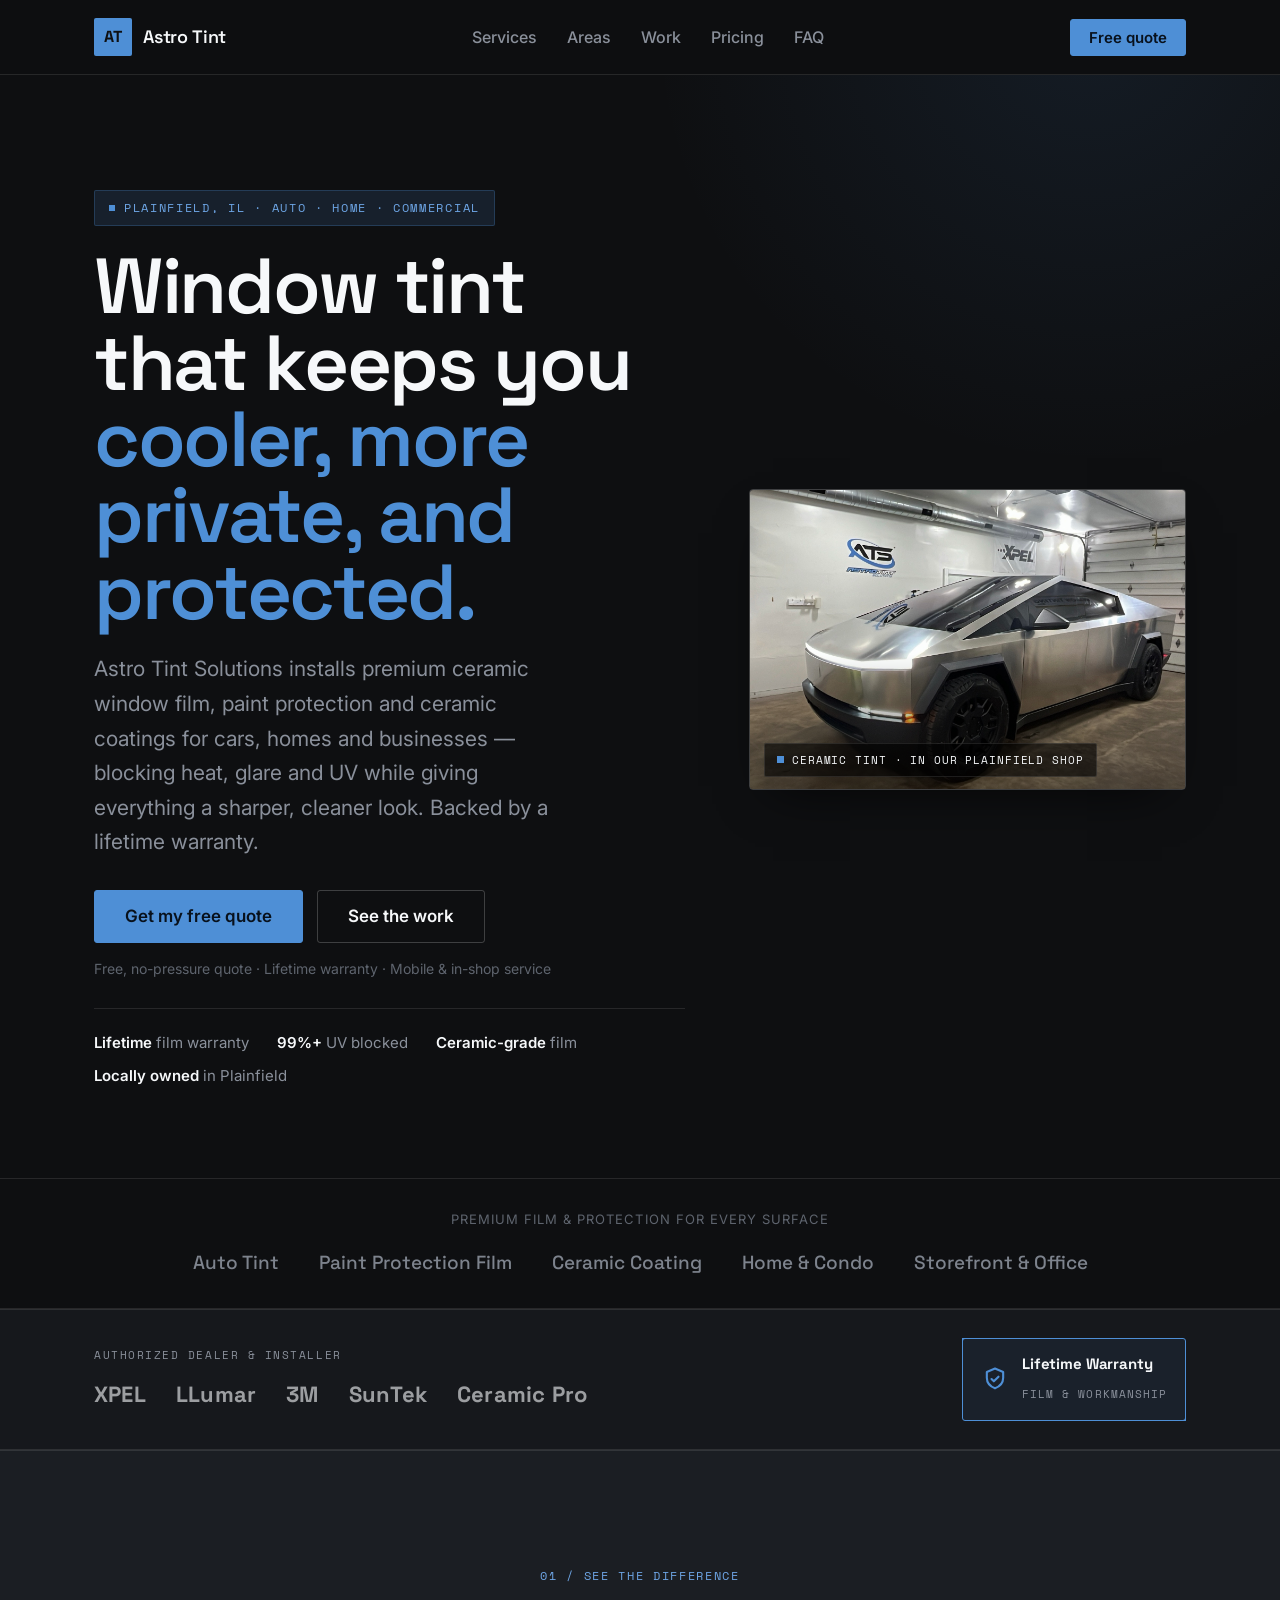
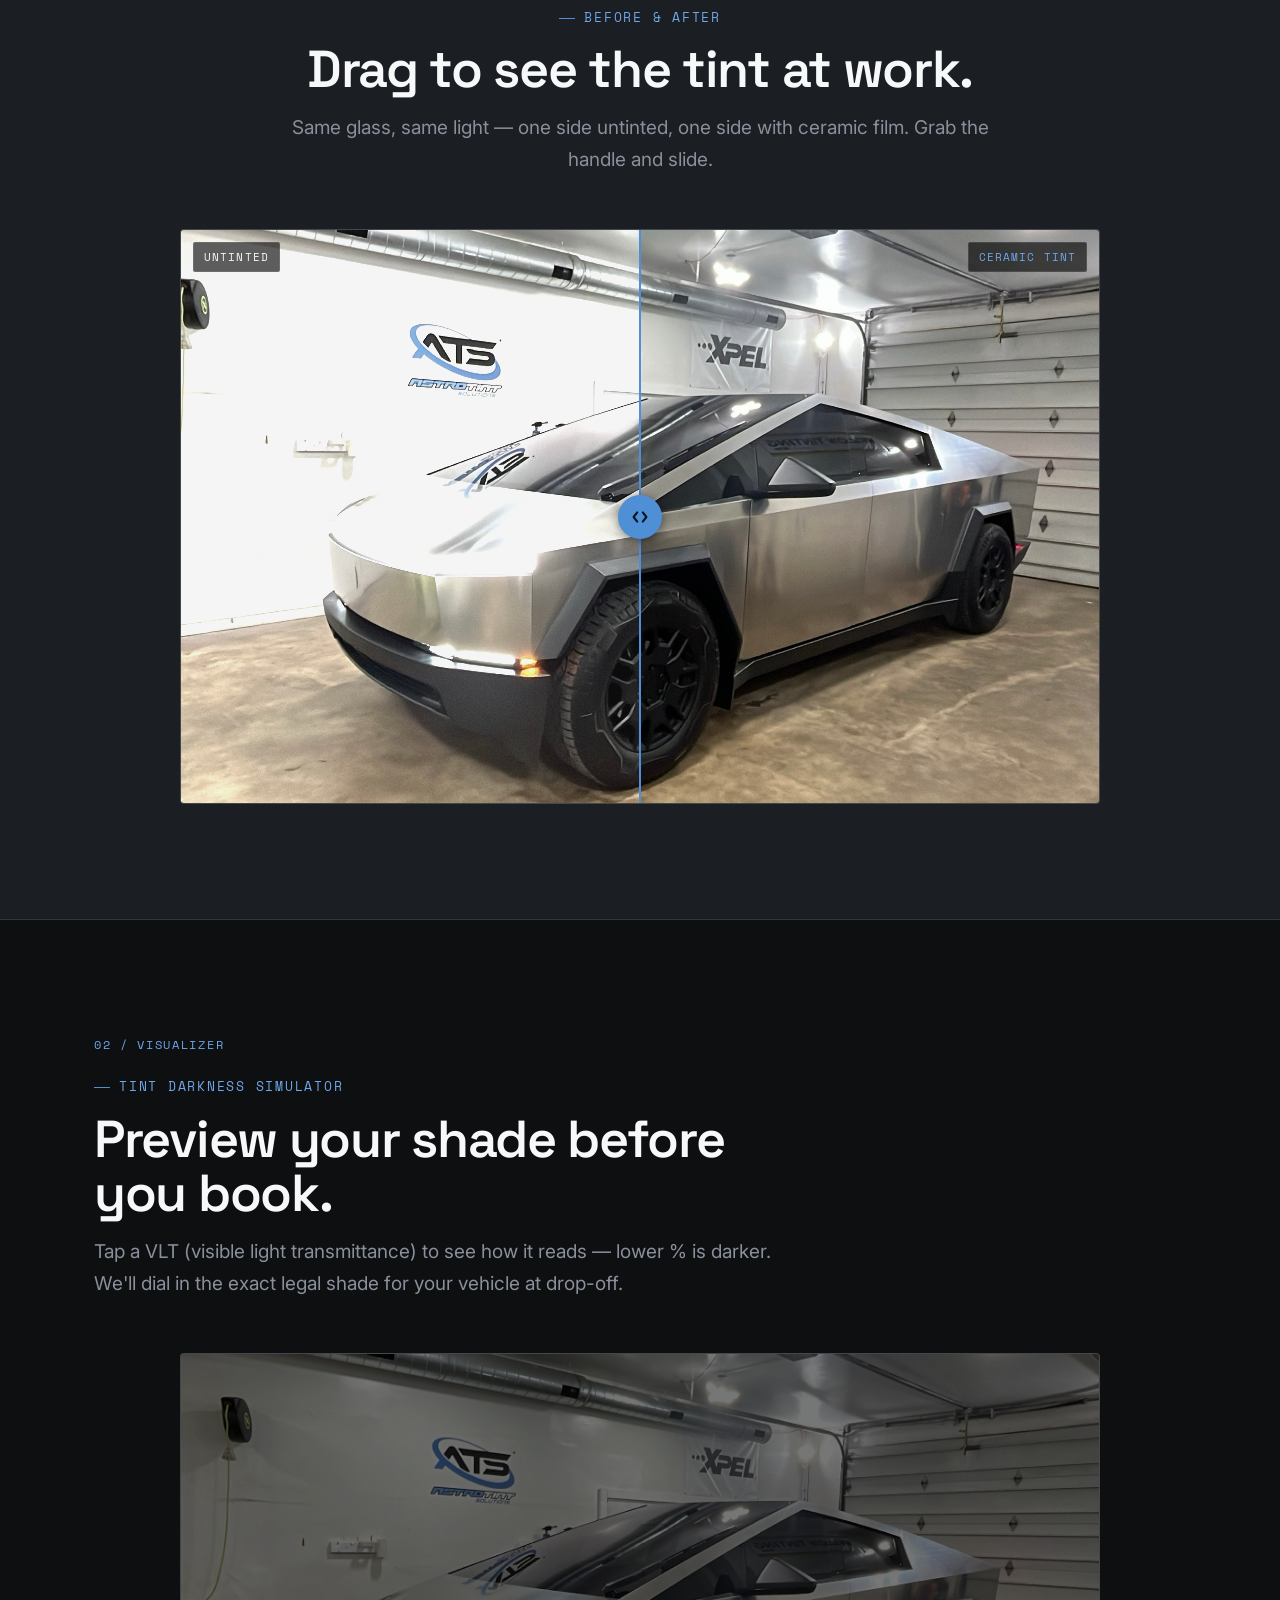
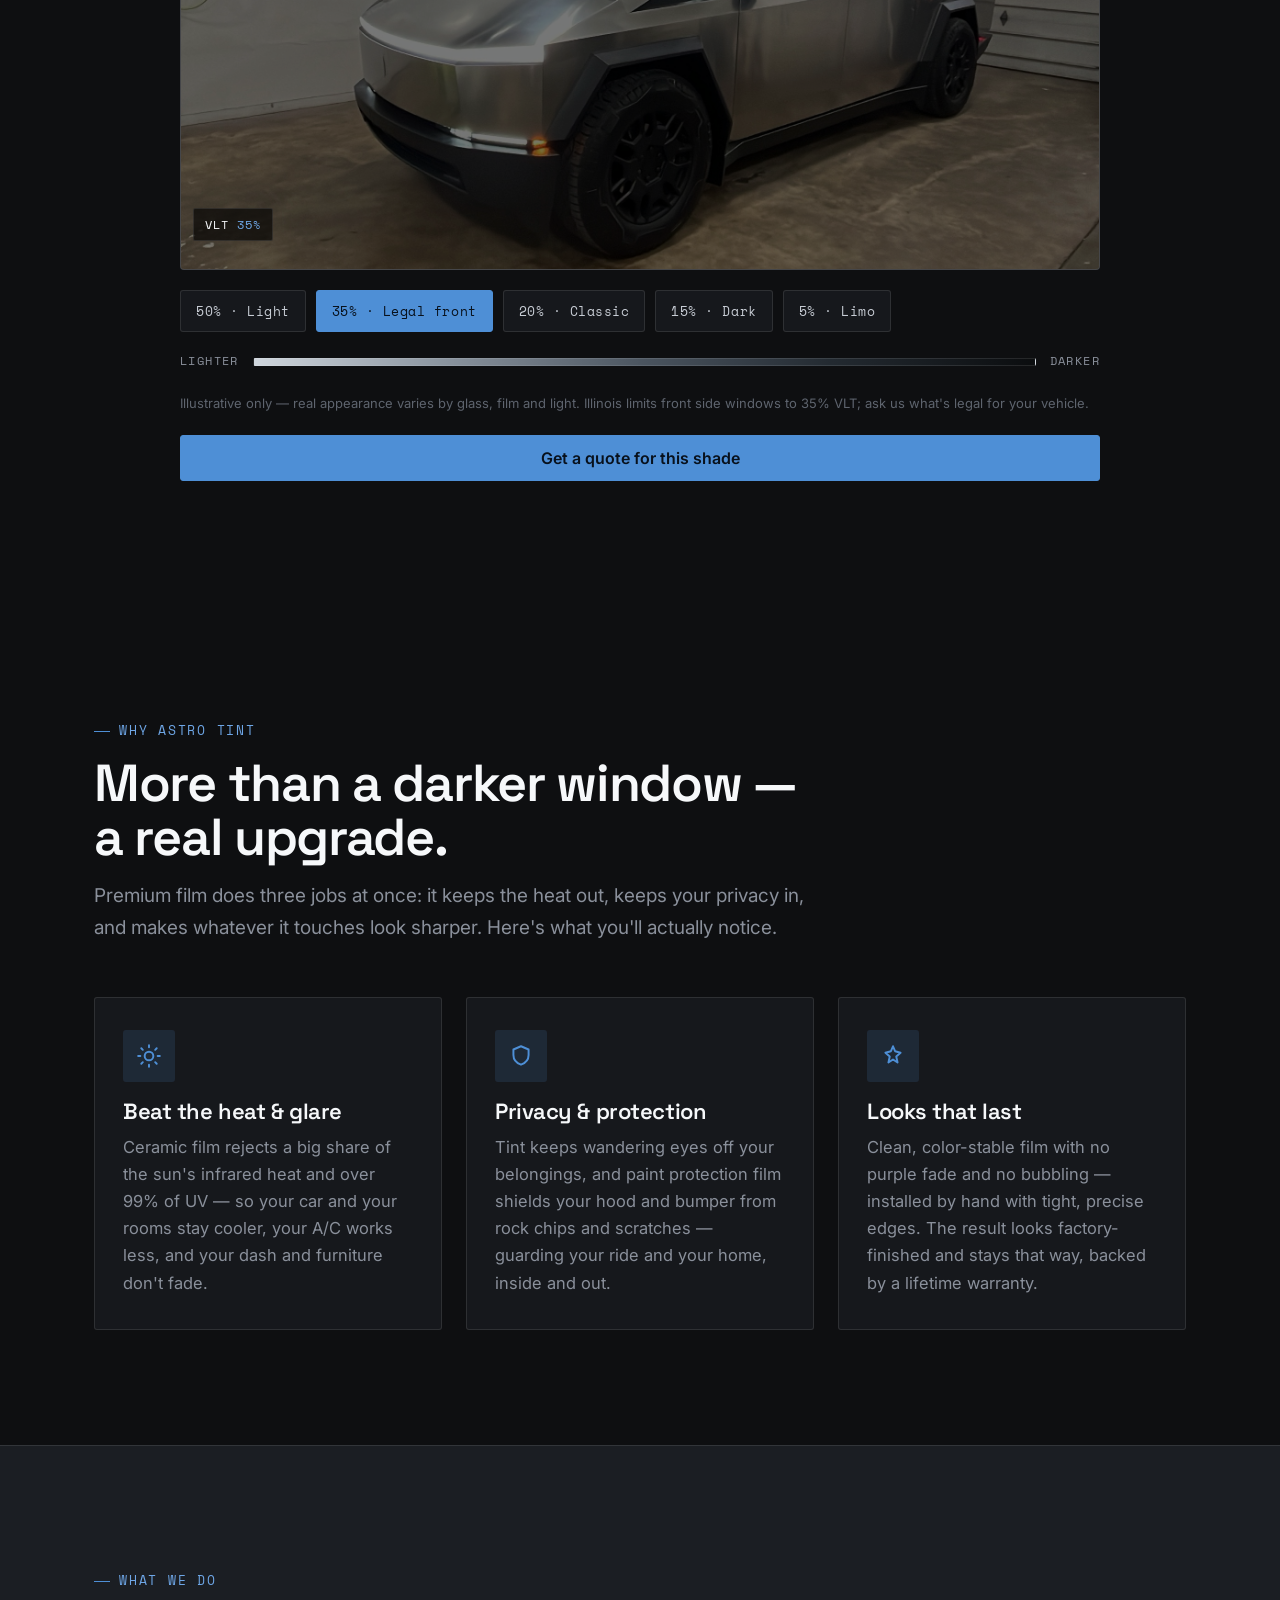
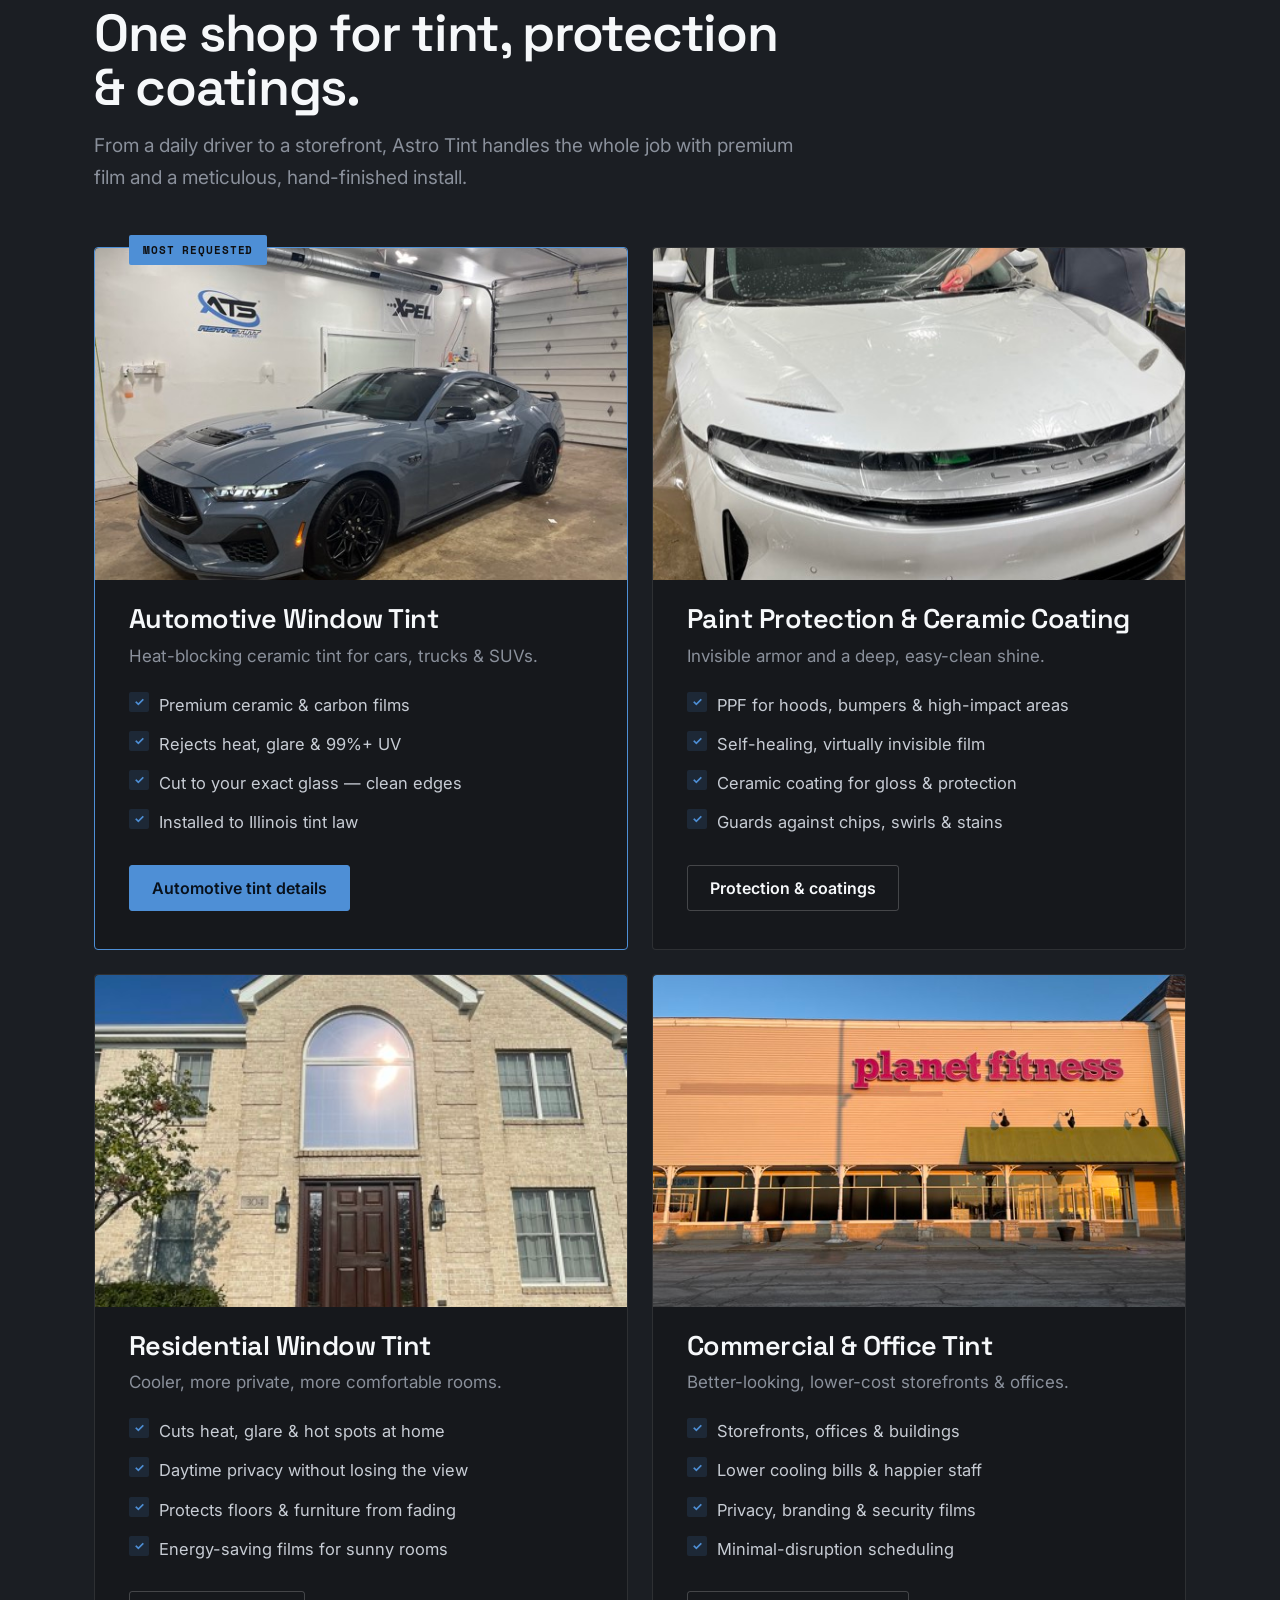
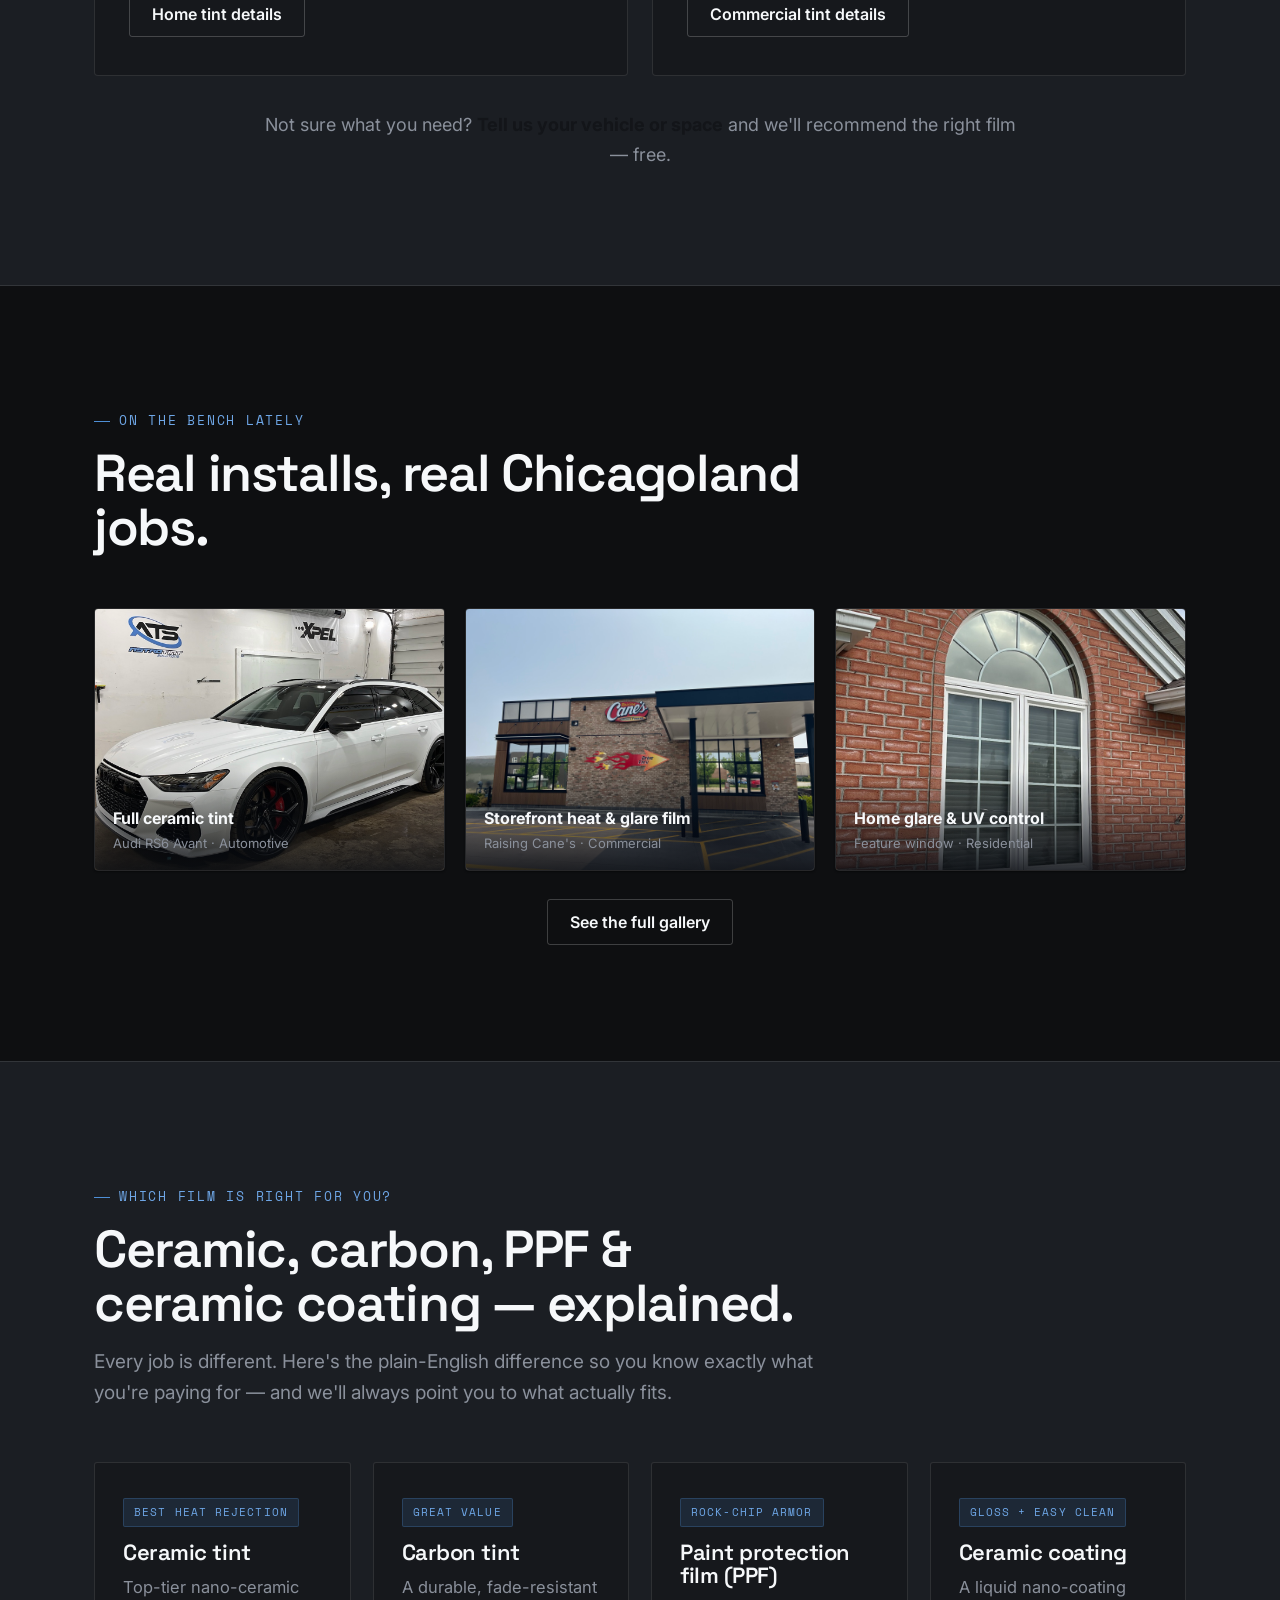
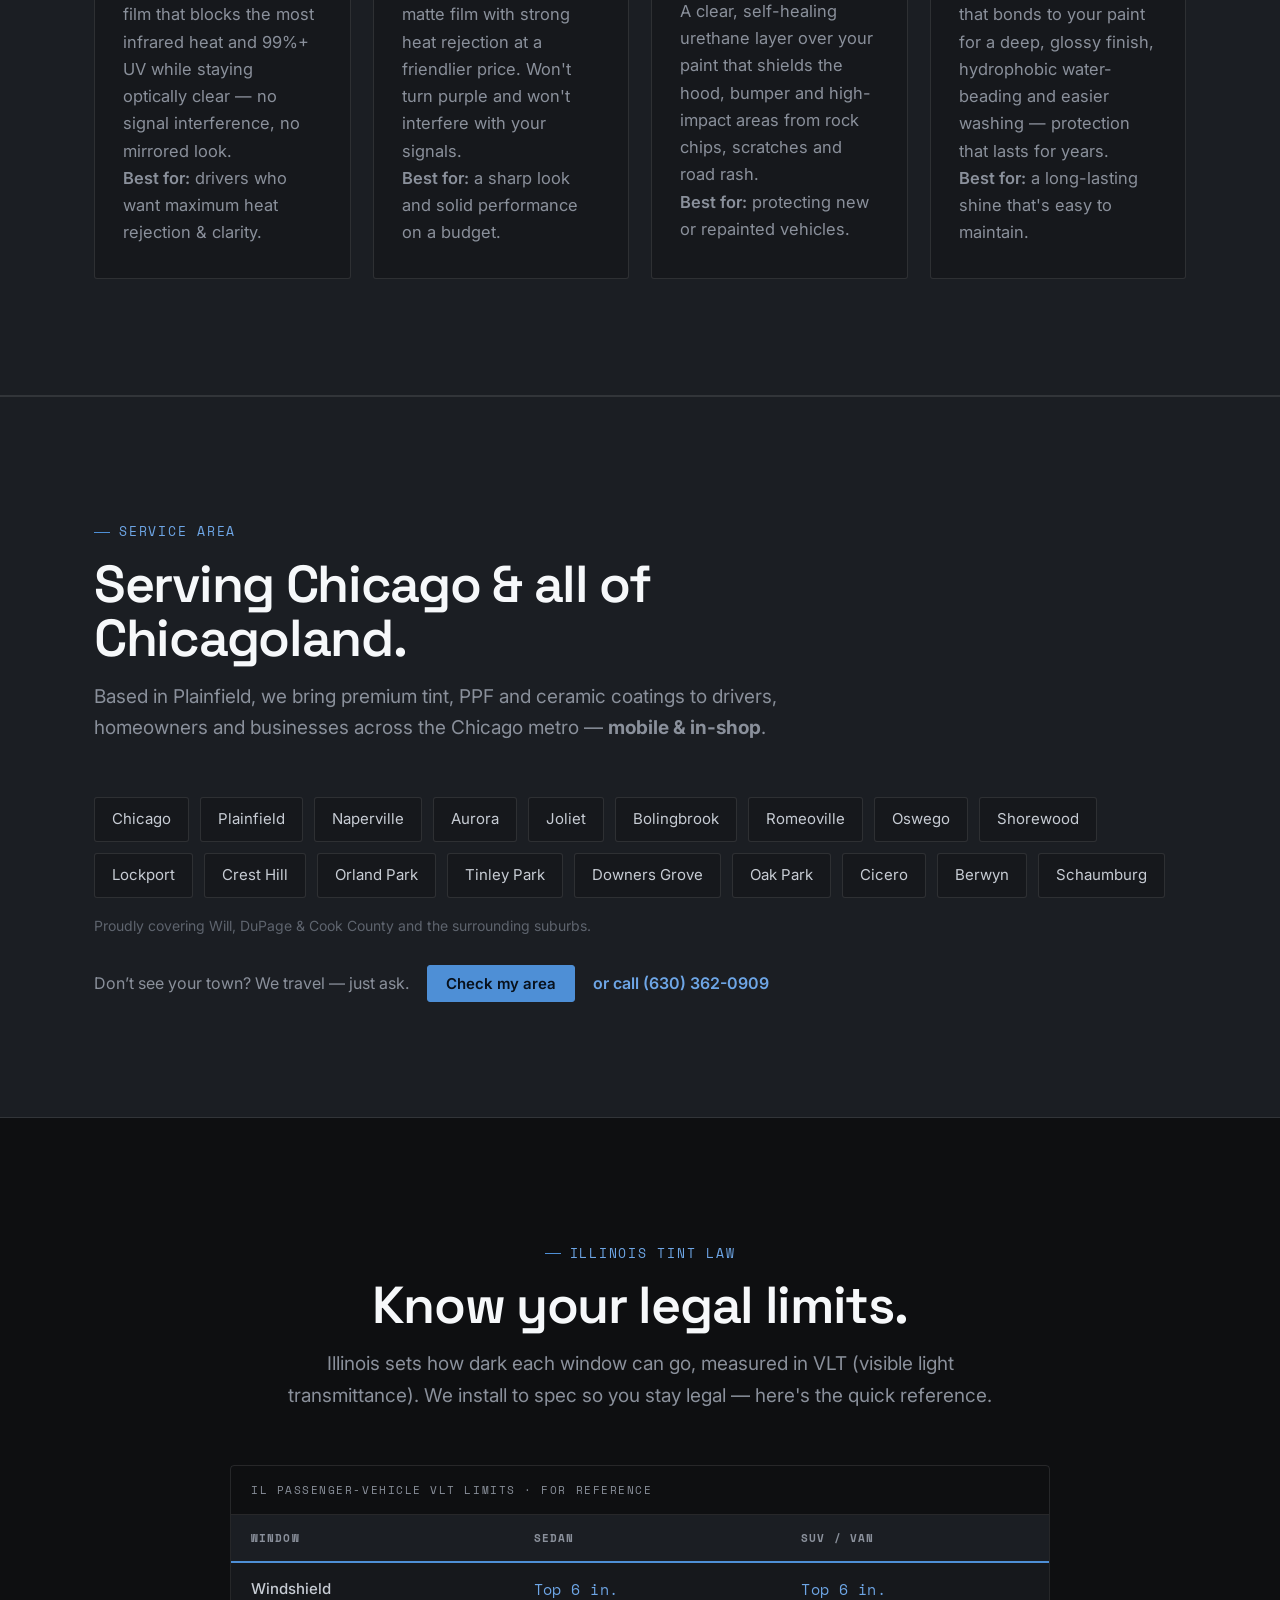
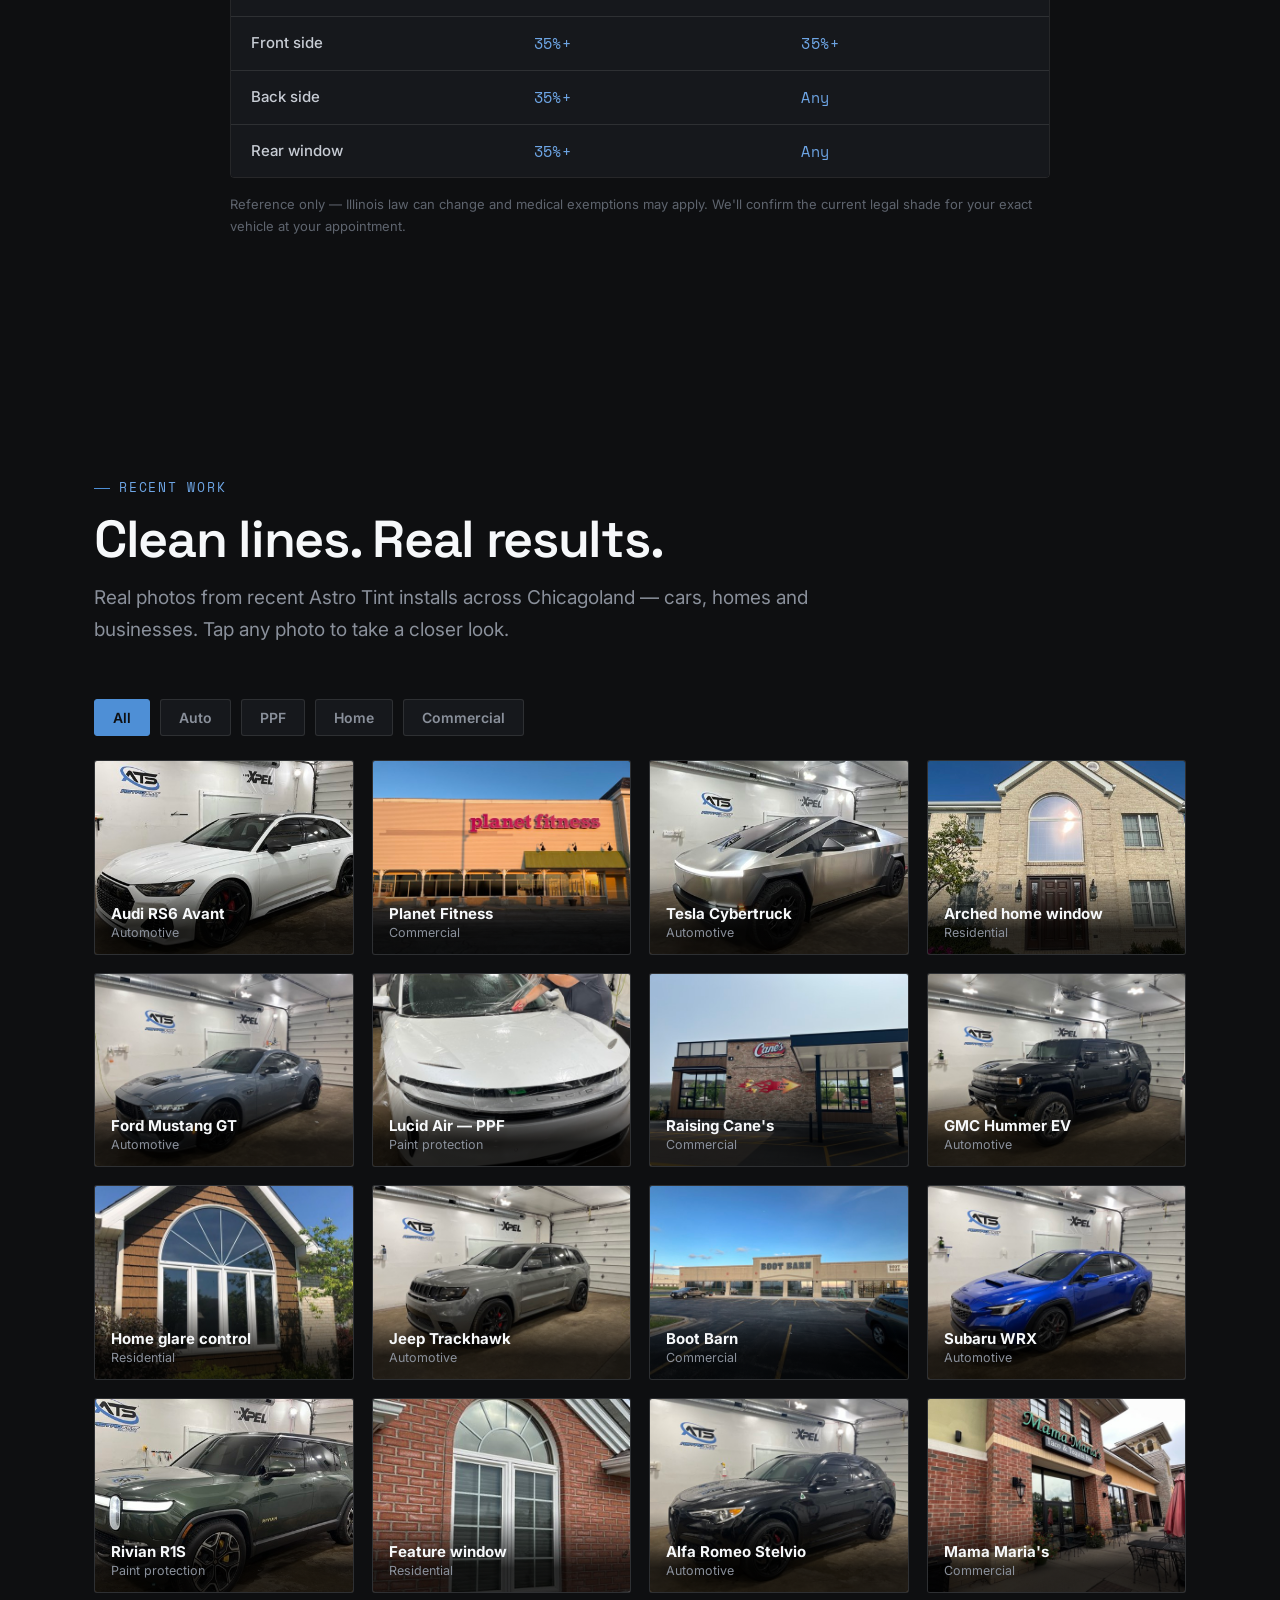
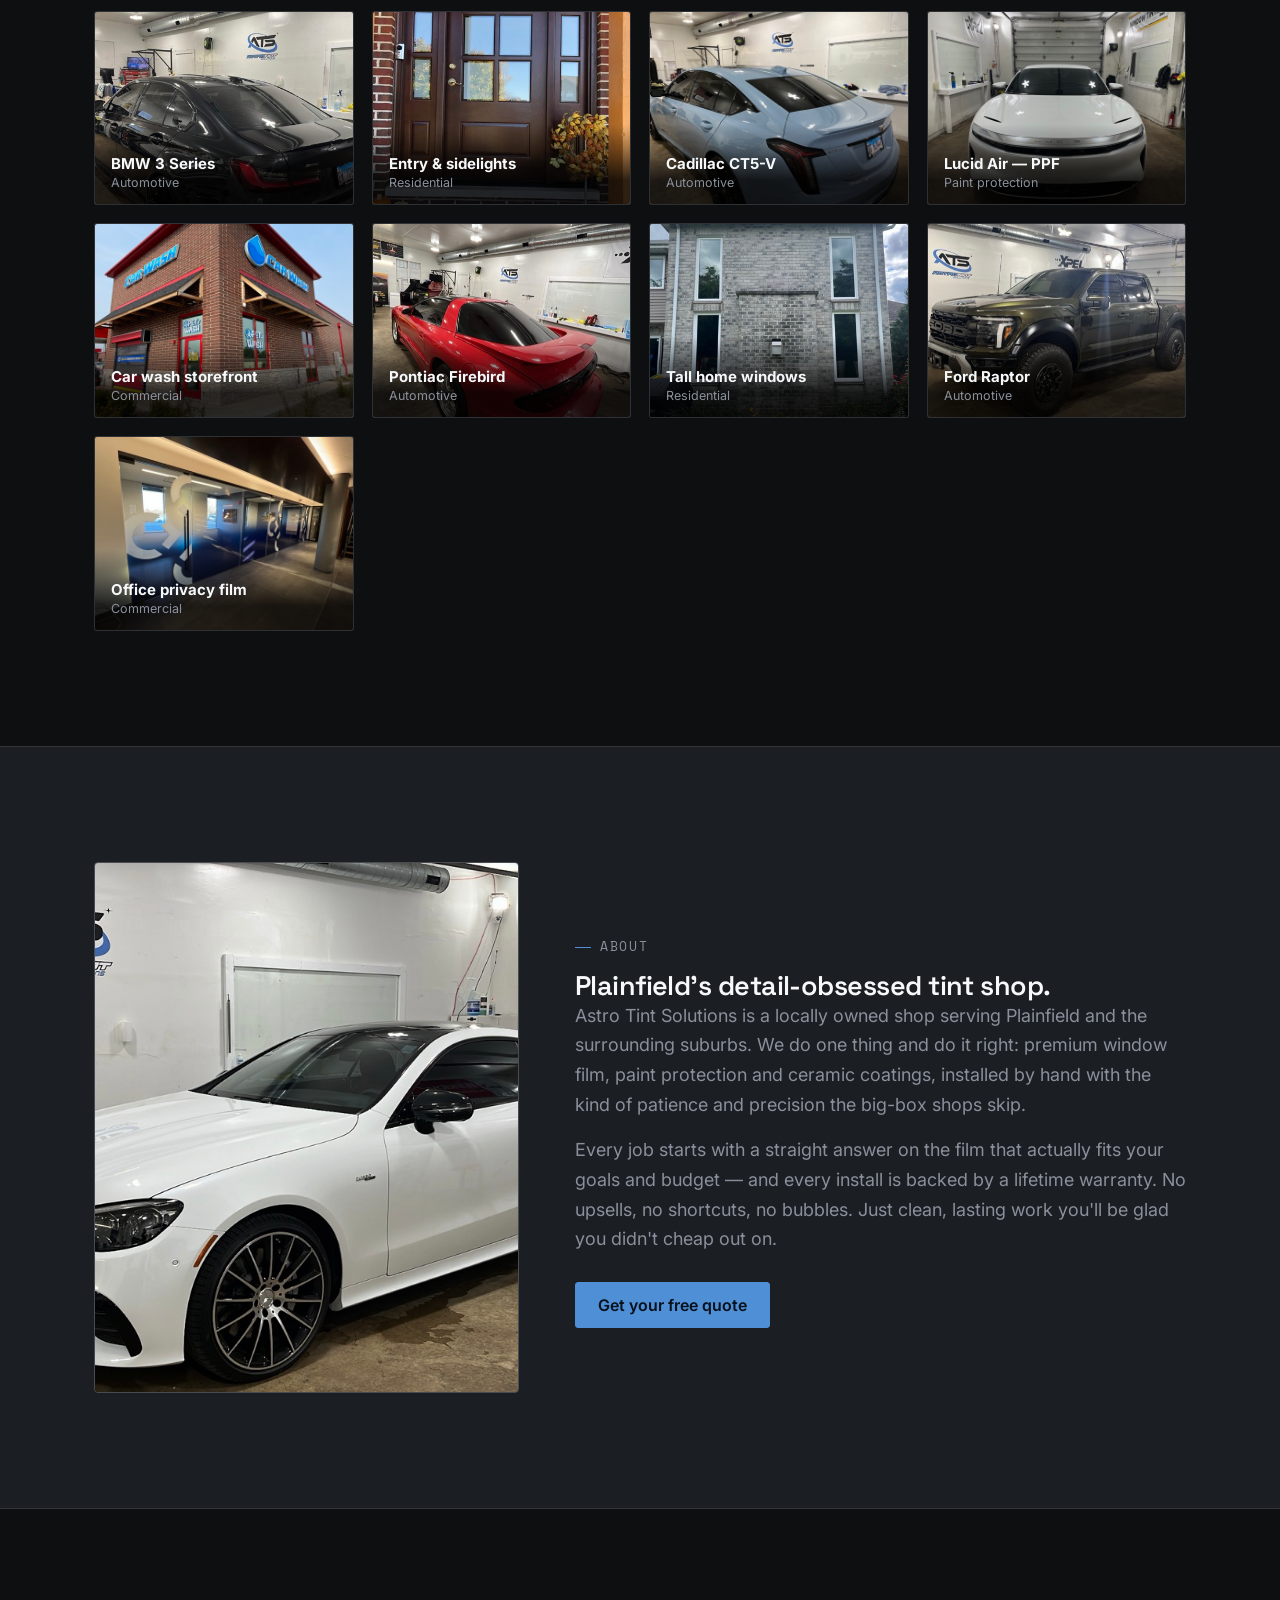
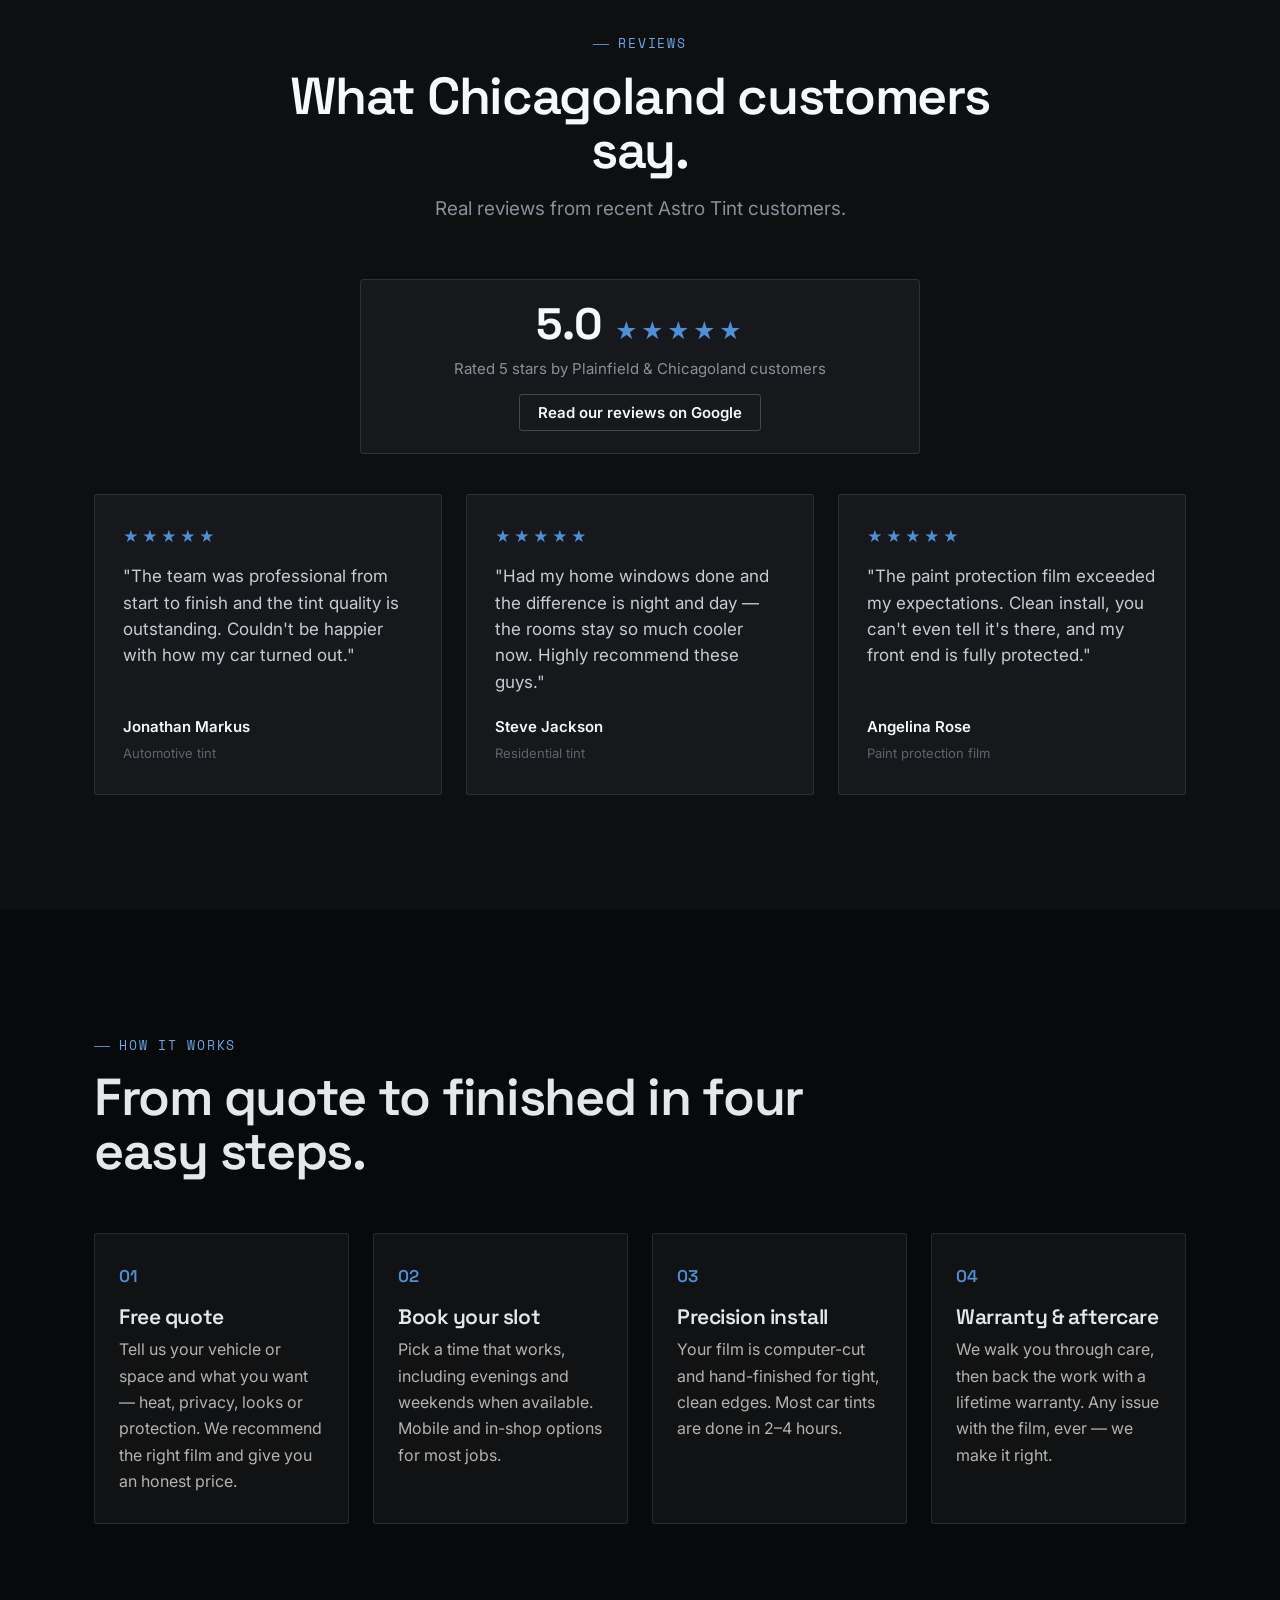
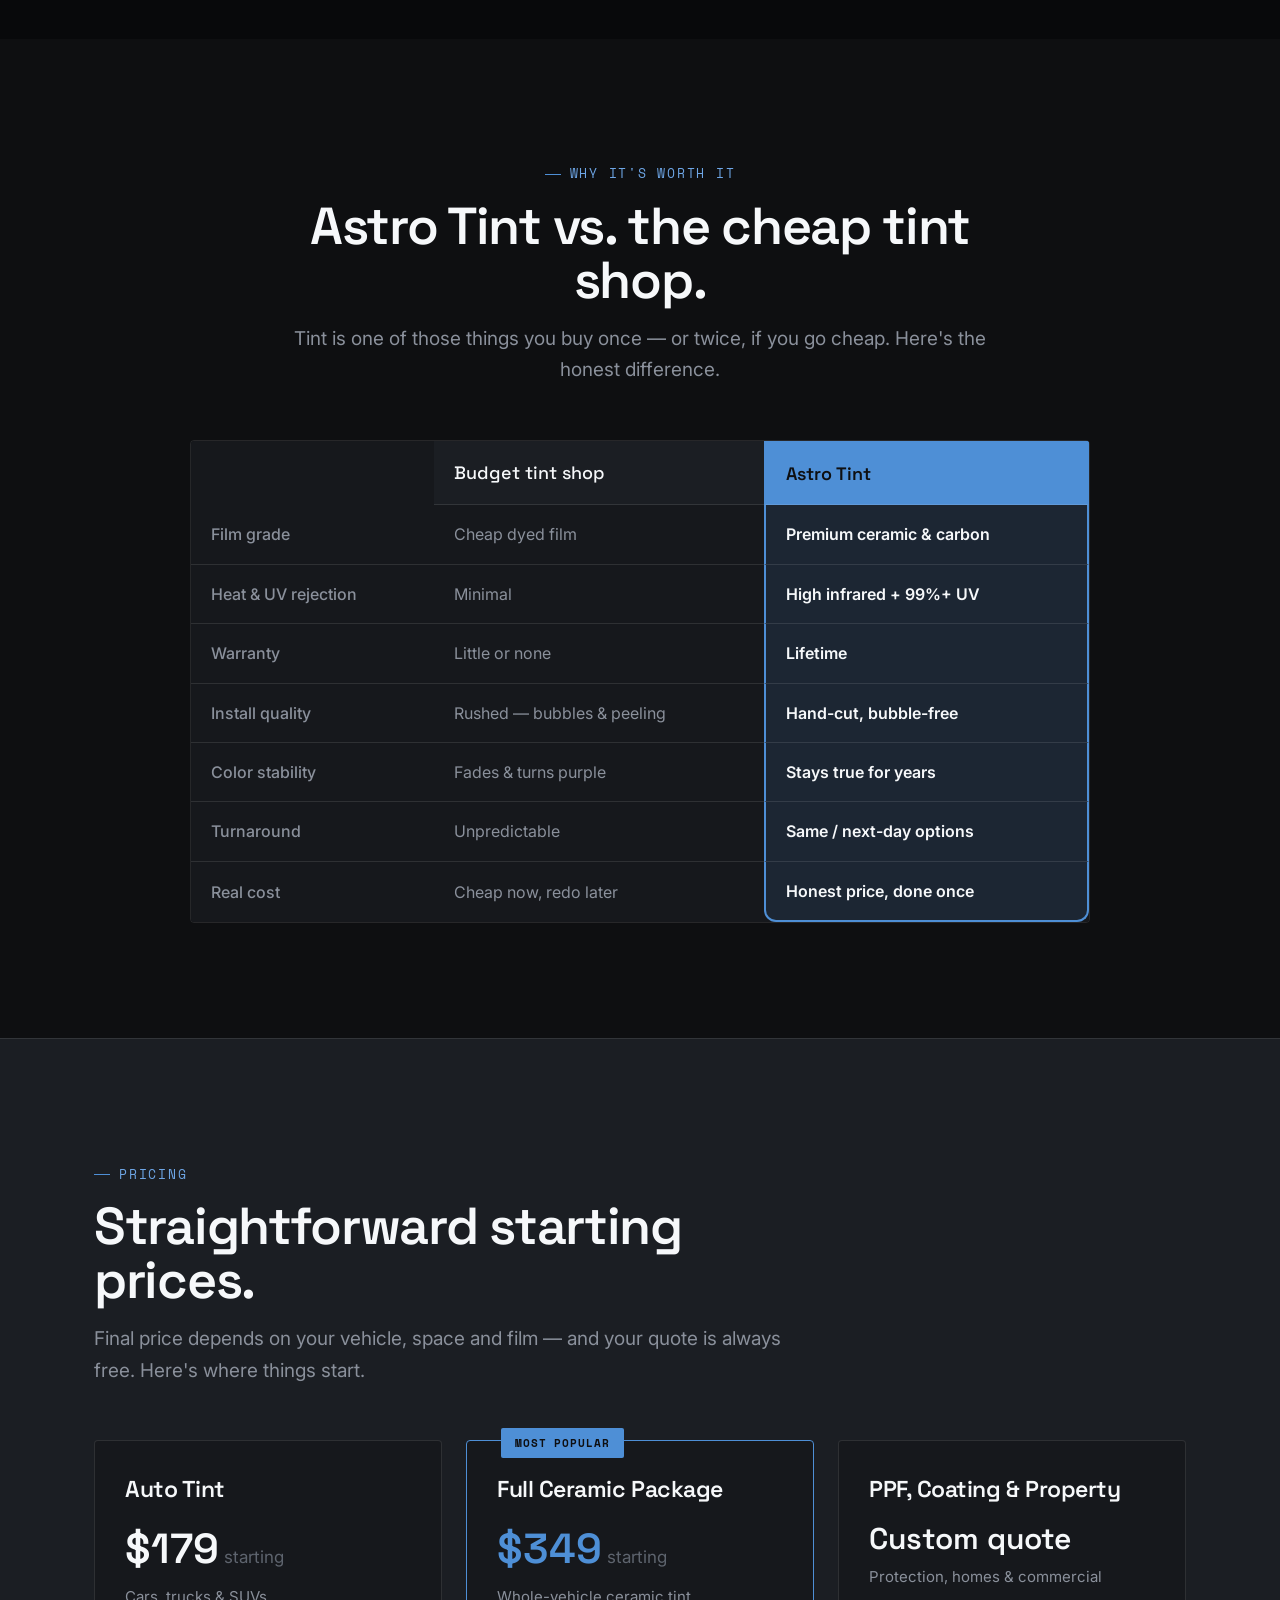
<file: index.html>
<!doctype html>
<html lang="en">
<head>
  <meta charset="utf-8" />
  <meta name="viewport" content="width=device-width, initial-scale=1" />

  <!-- ============================================================
       ANALYTICS — paste Astro Tint's OWN GA4 / GTM here at handoff.
       Intentionally empty for the draft so no tracking ships early.
       ============================================================ -->

  <!-- ============================================================
       SEO + SOCIAL
       Preview domain (free Netlify): astrotintsolutions.netlify.app
       Swap every astrotintsolutions.netlify.app → astrotint.com at handoff.
       ============================================================ -->
  <title>Astro Tint Solutions — Premium Window Tint &amp; Paint Protection | Plainfield &amp; Chicagoland</title>
  <meta name="description" content="Premium ceramic window tint, paint protection film & ceramic coatings for cars, homes & businesses across Chicago & all of Chicagoland. Heat, glare & UV blocking — lifetime warranty. Free quote." />
  <meta name="author" content="Astro Tint Solutions" />
  <meta name="robots" content="index, follow, max-image-preview:large" />
  <meta name="theme-color" content="#0E0F11" />
  <link rel="canonical" href="https://coltoncurtner.github.io/astro-tint/" />

  <!-- Open Graph / social share -->
  <meta property="og:type" content="website" />
  <meta property="og:title" content="Astro Tint Solutions — Premium Window Tint & Paint Protection" />
  <meta property="og:description" content="Ceramic window tint, PPF & ceramic coatings for cars, homes & businesses across Chicago & all of Chicagoland. Heat-blocking, glare-cutting, lifetime warranty. Free quote." />
  <meta property="og:url" content="https://coltoncurtner.github.io/astro-tint/" />
  <meta property="og:site_name" content="Astro Tint Solutions" />
  <meta property="og:image" content="https://coltoncurtner.github.io/astro-tint/assets/og-image.png" />
  <meta property="og:image:width" content="1200" />
  <meta property="og:image:height" content="630" />
  <meta property="og:image:alt" content="Astro Tint Solutions — premium window tinting in Plainfield, IL" />
  <meta name="twitter:card" content="summary_large_image" />
  <meta name="twitter:image" content="https://coltoncurtner.github.io/astro-tint/assets/og-image.png" />

  <link rel="icon" href="assets/favicon.svg" type="image/svg+xml" />

  <!-- Fonts — Space Grotesk (display) + Space Mono (spec labels) + Inter (body) -->
  <link rel="preconnect" href="https://fonts.googleapis.com" />
  <link rel="preconnect" href="https://fonts.gstatic.com" crossorigin />
  <link href="https://fonts.googleapis.com/css2?family=Space+Grotesk:wght@500;600;700&family=Space+Mono:wght@400;700&family=Inter:wght@400;500;600&display=swap" rel="stylesheet" />

  <link rel="stylesheet" href="css/styles.css?v=6" />

  <!-- Preload the hero image for a fast LCP -->
  <link rel="preload" as="image" href="assets/hero.jpg" media="(min-width: 641px)" />
  <link rel="preload" as="image" href="assets/hero-sm.jpg" media="(max-width: 640px)" />

  <!-- ============================================================
       STRUCTURED DATA — real Astro Tint details (Plainfield local pack).
       Update phone/address/geo if anything changes; geo is approximate.
       TODO (when Seb confirms the exact Google review count): add an
       "aggregateRating" to the business object below, e.g.
         "aggregateRating": { "@type": "AggregateRating",
            "ratingValue": "5.0", "reviewCount": "NN" }
       Only add it with a real, accurate count — never a guess.
       ============================================================ -->
  <script type="application/ld+json">
  {
    "@context": "https://schema.org",
    "@type": "AutoBodyShop",
    "additionalType": "https://schema.org/HomeAndConstructionBusiness",
    "@id": "https://coltoncurtner.github.io/astro-tint/#business",
    "name": "Astro Tint Solutions",
    "description": "Premium automotive, residential and commercial window tinting, paint protection film (PPF) and ceramic coatings serving Chicago and all of Chicagoland, based in Plainfield, IL.",
    "url": "https://coltoncurtner.github.io/astro-tint/",
    "image": "https://coltoncurtner.github.io/astro-tint/assets/og-image.png",
    "telephone": "+1-630-362-0909",
    "email": "seb@astrotint.com",
    "priceRange": "$$",
    "address": {
      "@type": "PostalAddress",
      "streetAddress": "22300 W Old Renwick Rd",
      "addressLocality": "Plainfield",
      "addressRegion": "IL",
      "postalCode": "60544",
      "addressCountry": "US"
    },
    "geo": { "@type": "GeoCoordinates", "latitude": 41.6584, "longitude": -88.1834 },
    "areaServed": [
      { "@type": "City", "name": "Chicago" },
      { "@type": "City", "name": "Plainfield" },
      { "@type": "City", "name": "Naperville" },
      { "@type": "City", "name": "Aurora" },
      { "@type": "City", "name": "Joliet" },
      { "@type": "City", "name": "Bolingbrook" },
      { "@type": "City", "name": "Romeoville" },
      { "@type": "City", "name": "Oswego" },
      { "@type": "City", "name": "Shorewood" },
      { "@type": "City", "name": "Lockport" },
      { "@type": "City", "name": "Orland Park" },
      { "@type": "City", "name": "Tinley Park" },
      { "@type": "City", "name": "Schaumburg" },
      { "@type": "City", "name": "Downers Grove" },
      { "@type": "City", "name": "Oak Park" },
      { "@type": "AdministrativeArea", "name": "Will County, IL" },
      { "@type": "AdministrativeArea", "name": "DuPage County, IL" },
      { "@type": "AdministrativeArea", "name": "Cook County, IL" }
    ],
    "makesOffer": [
      { "@type": "Offer", "itemOffered": { "@type": "Service", "name": "Automotive Window Tinting" } },
      { "@type": "Offer", "itemOffered": { "@type": "Service", "name": "Paint Protection Film (PPF)" } },
      { "@type": "Offer", "itemOffered": { "@type": "Service", "name": "Ceramic Coating" } },
      { "@type": "Offer", "itemOffered": { "@type": "Service", "name": "Residential Window Tinting" } },
      { "@type": "Offer", "itemOffered": { "@type": "Service", "name": "Commercial & Office Window Tinting" } }
    ],
    "sameAs": [
      "https://www.facebook.com/astrotintservices",
      "https://www.instagram.com/astrotintsolutions/",
      "https://www.yelp.com/biz/astro-tint-solutions-plainfield"
    ]
  }
  </script>

  <!-- FAQ structured data — keep in sync with the on-page FAQ -->
  <script type="application/ld+json">
  {
    "@context": "https://schema.org",
    "@type": "FAQPage",
    "mainEntity": [
      { "@type": "Question", "name": "How much does window tinting cost?", "acceptedAnswer": { "@type": "Answer", "text": "It depends on the vehicle or property and the film you choose. Most car tint jobs start around $179, and full-vehicle ceramic packages start around $349. Home and commercial jobs are quoted by the square footage. Every quote is free and no-pressure." } },
      { "@type": "Question", "name": "Is window tint legal in Illinois?", "acceptedAnswer": { "@type": "Answer", "text": "Yes — we install to Illinois tint law. In Illinois, front side windows must allow more than 35% of light through and the windshield can have a non-reflective strip along the top. We'll walk you through the legal limits and recommend the darkest legal shade for your goals." } },
      { "@type": "Question", "name": "How long does the installation take?", "acceptedAnswer": { "@type": "Answer", "text": "Most full-car tints take 2 to 4 hours. Paint protection film and ceramic coatings take longer and are usually a same-day or next-day turnaround. We'll give you an exact timeline when you book." } },
      { "@type": "Question", "name": "Does ceramic tint really block heat?", "acceptedAnswer": { "@type": "Answer", "text": "Yes. Our ceramic films reject a large share of the sun's infrared heat and over 99% of UV rays, so your car or room stays noticeably cooler and your interior is protected from fading — without a dark, mirrored look." } },
      { "@type": "Question", "name": "Do you offer a warranty?", "acceptedAnswer": { "@type": "Answer", "text": "Yes — our premium films carry a lifetime warranty against bubbling, peeling, cracking and color change. If anything ever goes wrong with the film, we make it right." } },
      { "@type": "Question", "name": "Do you come to me, or do I come to the shop?", "acceptedAnswer": { "@type": "Answer", "text": "Both. We offer mobile service across Chicagoland for many jobs and in-shop appointments in Plainfield. Tell us what's easiest and we'll make it work." } },
      { "@type": "Question", "name": "How soon can I get an appointment?", "acceptedAnswer": { "@type": "Answer", "text": "Usually within a few days. Send a free quote request or call 630-362-0909 and we'll get you on the schedule fast — including evening and weekend slots when available." } }
    ]
  }
  </script>
</head>

<body>
  <a class="skip-link" href="#main">Skip to content</a>

  <!-- ===================== HEADER ===================== -->
  <header class="site-header" id="siteHeader">
    <div class="container header-inner">
      <a class="brand" href="index.html" aria-label="Astro Tint Solutions — home">
        <span class="brand-mark" aria-hidden="true">AT</span>
        <span class="brand-name">Astro Tint</span>
      </a>
      <nav class="nav" aria-label="Primary">
        <a href="services/">Services</a>
        <a href="#areas">Areas</a>
        <a href="#work">Work</a>
        <a href="#pricing">Pricing</a>
        <a href="#faq">FAQ</a>
      </nav>
      <a class="btn btn-primary btn-sm header-cta" href="#quote">Free quote</a>
      <a class="header-call" href="tel:+16303620909" aria-label="Call Astro Tint at 630-362-0909">
        <svg viewBox="0 0 24 24" fill="none" stroke="currentColor" stroke-width="1.9" stroke-linecap="round" stroke-linejoin="round"><path d="M22 16.92v3a2 2 0 0 1-2.18 2 19.79 19.79 0 0 1-8.63-3.07 19.5 19.5 0 0 1-6-6 19.79 19.79 0 0 1-3.07-8.67A2 2 0 0 1 4.11 2h3a2 2 0 0 1 2 1.72c.13.96.36 1.9.7 2.81a2 2 0 0 1-.45 2.11L8.09 9.91a16 16 0 0 0 6 6l1.27-1.27a2 2 0 0 1 2.11-.45c.91.34 1.85.57 2.81.7A2 2 0 0 1 22 16.92z"/></svg>
      </a>
      <button class="nav-toggle" aria-label="Open menu" aria-expanded="false" aria-controls="mobileNav">
        <span></span><span></span><span></span>
      </button>
    </div>
    <div class="mobile-nav" id="mobileNav" hidden>
      <a href="services/">Services</a>
      <a href="#areas">Service area</a>
      <a href="#work">Work</a>
      <a href="about/">About</a>
      <a href="#pricing">Pricing</a>
      <a href="#faq">FAQ</a>
      <a class="btn btn-primary" href="#quote">Free quote</a>
    </div>
  </header>

  <main id="main">
    <span id="top"></span>

    <!-- ===================== HERO ===================== -->
    <section class="hero">
      <div class="container hero-grid">
        <div class="hero-copy reveal">
          <p class="eyebrow"><span class="dot"></span> Plainfield, IL · Auto · Home · Commercial</p>
          <h1>Window tint that keeps you <span class="accent">cooler, more private, and protected.</span></h1>
          <p class="lede">Astro Tint Solutions installs premium ceramic window film, paint protection and ceramic coatings for cars, homes and businesses — blocking heat, glare and UV while giving everything a sharper, cleaner look. Backed by a lifetime warranty.</p>
          <div class="hero-cta">
            <a class="btn btn-primary btn-lg" href="#quote">Get my free quote</a>
            <a class="btn btn-ghost btn-lg" href="#work">See the work</a>
          </div>
          <p class="cta-reassure">Free, no-pressure quote · Lifetime warranty · Mobile &amp; in-shop service</p>
          <ul class="trust-strip">
            <li><strong>Lifetime</strong> film warranty</li>
            <li><strong>99%+</strong> UV blocked</li>
            <li><strong>Ceramic-grade</strong> film</li>
            <li><strong>Locally owned</strong> in Plainfield</li>
          </ul>
        </div>
        <!-- Hero visual: real install photo (black BMW M3, in-shop). -->
        <div class="hero-visual reveal">
          <figure class="hero-photo">
            <picture>
              <source media="(max-width: 640px)" srcset="assets/hero-sm.jpg" />
              <img src="assets/hero.jpg" alt="Tesla Cybertruck with ceramic window tint at Astro Tint Solutions in Plainfield, IL" fetchpriority="high" decoding="async" />
            </picture>
            <figcaption class="hero-photo-tag"><span class="dot" aria-hidden="true"></span> Ceramic tint · in our Plainfield shop</figcaption>
          </figure>
        </div>
      </div>
    </section>

    <!-- ===================== WHAT WE INSTALL STRIP ===================== -->
    <section class="logobar">
      <div class="container">
        <p class="logobar-label">Premium film &amp; protection for every surface</p>
        <ul class="logobar-list">
          <li>Auto Tint</li><li>Paint Protection Film</li><li>Ceramic Coating</li><li>Home &amp; Condo</li><li>Storefront &amp; Office</li>
        </ul>
      </div>
    </section>

    <!-- ===================== AUTHORIZED DEALER + WARRANTY BAND =====================
         TODO (owner): confirm WHICH film brands Astro Tint is an authorized
         dealer/installer for and drop only those in .dealer-brands (supply real
         logos to replace the wordmarks). Confirm exact warranty wording/terms. -->
    <section class="dealer-band reveal">
      <div class="container dealer-inner">
        <div class="dealer-brands-wrap">
          <p class="dealer-label">Authorized dealer &amp; installer</p>
          <ul class="dealer-brands">
            <li>XPEL</li><li>LLumar</li><li>3M</li><li>SunTek</li><li>Ceramic&nbsp;Pro</li>
          </ul>
        </div>
        <div class="warranty-seal reg-tick">
          <svg viewBox="0 0 24 24" fill="none" stroke="currentColor" stroke-width="1.8" stroke-linecap="round" stroke-linejoin="round" aria-hidden="true"><path d="M12 3l7 3v5c0 4.5-3 7.5-7 9-4-1.5-7-4.5-7-9V6z"/><path d="M9 12l2 2 4-4"/></svg>
          <div>
            <strong>Lifetime Warranty</strong>
            <span>Film &amp; workmanship</span>
          </div>
        </div>
      </div>
    </section>

    <!-- ===================== BEFORE / AFTER TINT SLIDER =====================
         NOTE: both layers use the hero photo (the "before" layer is brightened
         with a CSS filter to read as untinted glass) so the reveal aligns
         perfectly. Swap in a REAL matched before/after pair (same shot, tint
         off vs on) when available: set .ba-before src (and remove the filter). -->
    <section class="section section-tint" id="compare-tint">
      <div class="container">
        <header class="section-head center reveal">
          <p class="section-index">01 / See the difference</p>
          <p class="kicker">Before &amp; after</p>
          <h2>Drag to see the tint at work.</h2>
          <p class="section-sub">Same glass, same light — one side untinted, one side with ceramic film. Grab the handle and slide.</p>
        </header>
        <div class="ba-slider reveal" style="--pos:50%">
          <img class="ba-after" src="assets/hero.jpg" alt="Vehicle glass finished with ceramic window tint" loading="lazy" decoding="async" />
          <img class="ba-before" src="assets/hero.jpg" alt="The same glass without tint — brighter, with more glare" loading="lazy" decoding="async" style="filter:brightness(1.55) contrast(.92) saturate(.72)" />
          <span class="ba-label before">Untinted</span>
          <span class="ba-label after">Ceramic tint</span>
          <span class="ba-divider" aria-hidden="true"></span>
          <input class="ba-range" type="range" min="0" max="100" value="50" aria-label="Reveal amount — untinted vs ceramic tint" />
          <span class="ba-handle" aria-hidden="true"><svg viewBox="0 0 24 24" fill="none" stroke="currentColor" stroke-width="2.2" stroke-linecap="round" stroke-linejoin="round"><path d="M9 7l-4 5 4 5M15 7l4 5-4 5"/></svg></span>
        </div>
      </div>
    </section>

    <!-- ===================== TINT-DARKNESS SIMULATOR =====================
         Illustrative VLT preview — the overlay darkens the whole photo, not just
         the glass. Swap assets/hero.jpg for a clean side-profile car shot for the
         best effect. VLT→opacity mapping lives in js/main.js. -->
    <section class="section" id="simulator">
      <div class="container">
        <header class="section-head reveal">
          <p class="section-index">02 / Visualizer</p>
          <p class="kicker">Tint darkness simulator</p>
          <h2>Preview your shade before you book.</h2>
          <p class="section-sub">Tap a VLT (visible light transmittance) to see how it reads — lower % is darker. We'll dial in the exact legal shade for your vehicle at drop-off.</p>
        </header>
        <div class="sim reveal">
          <div class="sim-stage">
            <img src="assets/hero.jpg" alt="Vehicle used to preview window tint darkness" loading="lazy" decoding="async" />
            <div class="sim-overlay" aria-hidden="true"></div>
            <p class="sim-readout">VLT <b data-sim-vlt>35%</b></p>
          </div>
          <div class="sim-controls" role="group" aria-label="Select tint darkness (VLT %)">
            <button type="button" class="sim-btn" data-vlt="50" aria-pressed="false">50% · Light</button>
            <button type="button" class="sim-btn is-active" data-vlt="35" aria-pressed="true">35% · Legal front</button>
            <button type="button" class="sim-btn" data-vlt="20" aria-pressed="false">20% · Classic</button>
            <button type="button" class="sim-btn" data-vlt="15" aria-pressed="false">15% · Dark</button>
            <button type="button" class="sim-btn" data-vlt="5" aria-pressed="false">5% · Limo</button>
          </div>
          <div class="tint-scale-row" aria-hidden="true">
            <span class="spec-label">Lighter</span>
            <span class="tint-scale"></span>
            <span class="spec-label">Darker</span>
          </div>
          <p class="sim-note">Illustrative only — real appearance varies by glass, film and light. Illinois limits front side windows to 35% VLT; ask us what's legal for your vehicle.</p>
          <a class="btn btn-primary" href="#quote">Get a quote for this shade</a>
        </div>
      </div>
    </section>

    <!-- ===================== WHY / VALUE ===================== -->
    <section class="section" id="why">
      <div class="container">
        <header class="section-head reveal">
          <p class="kicker">Why Astro Tint</p>
          <h2>More than a darker window — a real upgrade.</h2>
          <p class="section-sub">Premium film does three jobs at once: it keeps the heat out, keeps your privacy in, and makes whatever it touches look sharper. Here's what you'll actually notice.</p>
        </header>
        <div class="cards-3">
          <article class="card reveal">
            <div class="card-icon" aria-hidden="true"><svg viewBox="0 0 24 24" fill="none" stroke="currentColor" stroke-width="1.8" stroke-linecap="round" stroke-linejoin="round"><circle cx="12" cy="12" r="4"/><path d="M12 2v2M12 20v2M4.9 4.9l1.4 1.4M17.7 17.7l1.4 1.4M2 12h2M20 12h2M4.9 19.1l1.4-1.4M17.7 6.3l1.4-1.4"/></svg></div>
            <h3>Beat the heat &amp; glare</h3>
            <p>Ceramic film rejects a big share of the sun's infrared heat and over 99% of UV — so your car and your rooms stay cooler, your A/C works less, and your dash and furniture don't fade.</p>
          </article>
          <article class="card reveal">
            <div class="card-icon" aria-hidden="true"><svg viewBox="0 0 24 24" fill="none" stroke="currentColor" stroke-width="1.8" stroke-linecap="round" stroke-linejoin="round"><path d="M12 3 l7 3 v5 c0 4.5-3 7.5-7 9 c-4-1.5-7-4.5-7-9 V6 z"/></svg></div>
            <h3>Privacy &amp; protection</h3>
            <p>Tint keeps wandering eyes off your belongings, and paint protection film shields your hood and bumper from rock chips and scratches — guarding your ride and your home, inside and out.</p>
          </article>
          <article class="card reveal">
            <div class="card-icon" aria-hidden="true"><svg viewBox="0 0 24 24" fill="none" stroke="currentColor" stroke-width="1.8" stroke-linecap="round" stroke-linejoin="round"><path d="M12 3l1.9 4.6L19 9l-4 3.4L16.2 18 12 15.2 7.8 18 9 12.4 5 9l5.1-1.4z"/></svg></div>
            <h3>Looks that last</h3>
            <p>Clean, color-stable film with no purple fade and no bubbling — installed by hand with tight, precise edges. The result looks factory-finished and stays that way, backed by a lifetime warranty.</p>
          </article>
        </div>
      </div>
    </section>

    <!-- ===================== SERVICES ===================== -->
    <section class="section section-tint" id="services">
      <div class="container">
        <header class="section-head reveal"><p class="kicker">What we do</p><h2>One shop for tint, protection &amp; coatings.</h2><p class="section-sub">From a daily driver to a storefront, Astro Tint handles the whole job with premium film and a meticulous, hand-finished install.</p></header>
        <div class="services-grid">
          <article class="service-card featured reveal">
            <span class="service-photo"><img src="assets/work/auto-03-thumb.jpg" alt="Ford Mustang GT with ceramic automotive window tint" loading="lazy" decoding="async" /></span>
            <span class="badge">Most requested</span>
            <h3>Automotive Window Tint</h3>
            <p class="service-lead">Heat-blocking ceramic tint for cars, trucks &amp; SUVs.</p>
            <ul class="ticks"><li>Premium ceramic &amp; carbon films</li><li>Rejects heat, glare &amp; 99%+ UV</li><li>Cut to your exact glass — clean edges</li><li>Installed to Illinois tint law</li></ul>
            <a class="btn btn-primary" href="car-tint/">Automotive tint details</a>
          </article>
          <article class="service-card reveal">
            <span class="service-photo"><img src="assets/work/ppf-01-thumb.jpg" alt="Paint protection film being applied to a Lucid Air" loading="lazy" decoding="async" /></span>
            <h3>Paint Protection &amp; Ceramic Coating</h3>
            <p class="service-lead">Invisible armor and a deep, easy-clean shine.</p>
            <ul class="ticks"><li>PPF for hoods, bumpers &amp; high-impact areas</li><li>Self-healing, virtually invisible film</li><li>Ceramic coating for gloss &amp; protection</li><li>Guards against chips, swirls &amp; stains</li></ul>
            <a class="btn btn-ghost" href="ppf-applications/">Protection &amp; coatings</a>
          </article>
          <article class="service-card reveal">
            <span class="service-photo"><img src="assets/work/home-01-thumb.jpg" alt="Residential arched feature window with home tint" loading="lazy" decoding="async" /></span>
            <h3>Residential Window Tint</h3>
            <p class="service-lead">Cooler, more private, more comfortable rooms.</p>
            <ul class="ticks"><li>Cuts heat, glare &amp; hot spots at home</li><li>Daytime privacy without losing the view</li><li>Protects floors &amp; furniture from fading</li><li>Energy-saving films for sunny rooms</li></ul>
            <a class="btn btn-ghost" href="residential-tint/">Home tint details</a>
          </article>
          <article class="service-card reveal">
            <span class="service-photo"><img src="assets/work/comm-01-thumb.jpg" alt="Planet Fitness storefront windows tinted by Astro Tint" loading="lazy" decoding="async" /></span>
            <h3>Commercial &amp; Office Tint</h3>
            <p class="service-lead">Better-looking, lower-cost storefronts &amp; offices.</p>
            <ul class="ticks"><li>Storefronts, offices &amp; buildings</li><li>Lower cooling bills &amp; happier staff</li><li>Privacy, branding &amp; security films</li><li>Minimal-disruption scheduling</li></ul>
            <a class="btn btn-ghost" href="commercial-buildings/">Commercial tint details</a>
          </article>
        </div>
        <p class="services-note reveal">Not sure what you need? <strong>Tell us your vehicle or space</strong> and we'll recommend the right film — free.</p>
      </div>
    </section>

    <!-- ===================== RECENT PROJECTS BAND (photo proof) ===================== -->
    <section class="section projects-band">
      <div class="container">
        <header class="section-head reveal"><p class="kicker">On the bench lately</p><h2>Real installs, real Chicagoland jobs.</h2></header>
        <div class="projects-strip reveal">
          <figure class="project-shot"><img src="assets/work/auto-01.jpg" alt="White Audi RS6 Avant with full ceramic window tint" loading="lazy" decoding="async" /><figcaption><strong>Full ceramic tint</strong><span>Audi RS6 Avant · Automotive</span></figcaption></figure>
          <figure class="project-shot"><img src="assets/work/comm-02.jpg" alt="Raising Cane's restaurant storefront with tinted windows" loading="lazy" decoding="async" /><figcaption><strong>Storefront heat &amp; glare film</strong><span>Raising Cane's · Commercial</span></figcaption></figure>
          <figure class="project-shot"><img src="assets/work/home-03.jpg" alt="Residential brick home with a tinted arched feature window" loading="lazy" decoding="async" /><figcaption><strong>Home glare &amp; UV control</strong><span>Feature window · Residential</span></figcaption></figure>
        </div>
        <p class="projects-cta reveal"><a class="btn btn-ghost" href="#work">See the full gallery</a></p>
      </div>
    </section>

    <!-- ===================== TINT & FILM OPTIONS (buyer's guide) ===================== -->
    <section class="section section-tint" id="options">
      <div class="container">
        <header class="section-head reveal"><p class="kicker">Which film is right for you?</p><h2>Ceramic, carbon, PPF &amp; ceramic coating — explained.</h2><p class="section-sub">Every job is different. Here's the plain-English difference so you know exactly what you're paying for — and we'll always point you to what actually fits.</p></header>
        <div class="options-grid">
          <article class="card reveal">
            <span class="option-tag">Best heat rejection</span>
            <h3>Ceramic tint</h3>
            <p>Top-tier nano-ceramic film that blocks the most infrared heat and 99%+ UV while staying optically clear — no signal interference, no mirrored look.</p>
            <p class="option-best"><strong>Best for:</strong> drivers who want maximum heat rejection &amp; clarity.</p>
          </article>
          <article class="card reveal">
            <span class="option-tag">Great value</span>
            <h3>Carbon tint</h3>
            <p>A durable, fade-resistant matte film with strong heat rejection at a friendlier price. Won't turn purple and won't interfere with your signals.</p>
            <p class="option-best"><strong>Best for:</strong> a sharp look and solid performance on a budget.</p>
          </article>
          <article class="card reveal">
            <span class="option-tag">Rock-chip armor</span>
            <h3>Paint protection film (PPF)</h3>
            <p>A clear, self-healing urethane layer over your paint that shields the hood, bumper and high-impact areas from rock chips, scratches and road rash.</p>
            <p class="option-best"><strong>Best for:</strong> protecting new or repainted vehicles.</p>
          </article>
          <article class="card reveal">
            <span class="option-tag">Gloss + easy clean</span>
            <h3>Ceramic coating</h3>
            <p>A liquid nano-coating that bonds to your paint for a deep, glossy finish, hydrophobic water-beading and easier washing — protection that lasts for years.</p>
            <p class="option-best"><strong>Best for:</strong> a long-lasting shine that's easy to maintain.</p>
          </article>
        </div>
      </div>
    </section>

    <!-- ===================== SERVICE AREA ===================== -->
    <section class="section section-tint" id="areas">
      <div class="container">
        <header class="section-head reveal"><p class="kicker">Service area</p><h2>Serving Chicago &amp; all of Chicagoland.</h2><p class="section-sub">Based in Plainfield, we bring premium tint, PPF and ceramic coatings to drivers, homeowners and businesses across the Chicago metro — <strong>mobile &amp; in-shop</strong>.</p></header>
        <ul class="area-grid reveal">
          <li class="area-chip">Chicago</li>
          <li class="area-chip">Plainfield</li>
          <li class="area-chip">Naperville</li>
          <li class="area-chip">Aurora</li>
          <li class="area-chip">Joliet</li>
          <li class="area-chip">Bolingbrook</li>
          <li class="area-chip">Romeoville</li>
          <li class="area-chip">Oswego</li>
          <li class="area-chip">Shorewood</li>
          <li class="area-chip">Lockport</li>
          <li class="area-chip">Crest Hill</li>
          <li class="area-chip">Orland Park</li>
          <li class="area-chip">Tinley Park</li>
          <li class="area-chip">Downers Grove</li>
          <li class="area-chip">Oak Park</li>
          <li class="area-chip">Cicero</li>
          <li class="area-chip">Berwyn</li>
          <li class="area-chip">Schaumburg</li>
        </ul>
        <p class="area-county reveal">Proudly covering Will, DuPage &amp; Cook County and the surrounding suburbs.</p>
        <div class="area-foot reveal">
          <span>Don&rsquo;t see your town? We travel — just ask.</span>
          <a class="btn btn-primary btn-sm" href="#quote">Check my area</a>
          <a class="area-call" href="tel:+16303620909">or call (630) 362-0909</a>
        </div>
      </div>
    </section>

    <!-- ===================== ILLINOIS TINT LAW =====================
         Reference values per IL law (front side windows 35% VLT; SUV/van rear
         may be any darkness; windshield top 6 in. only). Labeled "for reference"
         — law can change; owner/installer confirms the current legal shade. -->
    <section class="section" id="tint-law">
      <div class="container">
        <header class="section-head center reveal">
          <p class="kicker">Illinois tint law</p>
          <h2>Know your legal limits.</h2>
          <p class="section-sub">Illinois sets how dark each window can go, measured in VLT (visible light transmittance). We install to spec so you stay legal — here's the quick reference.</p>
        </header>
        <div class="lawtable-wrap reveal reg-tick">
          <table class="lawtable">
            <caption>IL passenger-vehicle VLT limits · for reference</caption>
            <thead>
              <tr><th scope="col">Window</th><th scope="col">Sedan</th><th scope="col">SUV / Van</th></tr>
            </thead>
            <tbody>
              <tr><th scope="row">Windshield</th><td>Top 6 in.</td><td>Top 6 in.</td></tr>
              <tr><th scope="row">Front side</th><td>35%+</td><td>35%+</td></tr>
              <tr><th scope="row">Back side</th><td>35%+</td><td>Any</td></tr>
              <tr><th scope="row">Rear window</th><td>35%+</td><td>Any</td></tr>
            </tbody>
          </table>
        </div>
        <p class="law-note reveal">Reference only — Illinois law can change and medical exemptions may apply. We'll confirm the current legal shade for your exact vehicle at your appointment.</p>
      </div>
    </section>

    <!-- ===================== WORK / PORTFOLIO (lightbox) ===================== -->
    <section class="section" id="work">
      <div class="container">
        <header class="section-head reveal"><p class="kicker">Recent work</p><h2>Clean lines. Real results.</h2><p class="section-sub">Real photos from recent Astro Tint installs across Chicagoland — cars, homes and businesses. Tap any photo to take a closer look.</p></header>
        <div class="work-filters reveal" role="tablist" aria-label="Filter work by type">
          <button class="work-filter is-active" type="button" data-filter="all" aria-pressed="true">All</button>
          <button class="work-filter" type="button" data-filter="auto" aria-pressed="false">Auto</button>
          <button class="work-filter" type="button" data-filter="ppf" aria-pressed="false">PPF</button>
          <button class="work-filter" type="button" data-filter="home" aria-pressed="false">Home</button>
          <button class="work-filter" type="button" data-filter="commercial" aria-pressed="false">Commercial</button>
        </div>
        <ul class="work-grid">
          <li class="work-item reveal" data-cat="auto"><button class="work-card" type="button" data-title="Full ceramic tint — Audi RS6 Avant" data-tag="Automotive" data-img="assets/work/auto-01.jpg"><img src="assets/work/auto-01-thumb.jpg" alt="White Audi RS6 Avant with fresh ceramic window tint at Astro Tint's shop" loading="lazy" decoding="async" /><span class="work-card-meta"><strong>Audi RS6 Avant</strong><span>Automotive</span></span></button></li>
          <li class="work-item reveal" data-cat="commercial"><button class="work-card" type="button" data-title="Storefront heat &amp; glare film — Planet Fitness" data-tag="Commercial" data-img="assets/work/comm-01.jpg"><img src="assets/work/comm-01-thumb.jpg" alt="Planet Fitness storefront windows tinted by Astro Tint" loading="lazy" decoding="async" /><span class="work-card-meta"><strong>Planet Fitness</strong><span>Commercial</span></span></button></li>
          <li class="work-item reveal" data-cat="auto"><button class="work-card" type="button" data-title="Ceramic tint — Tesla Cybertruck" data-tag="Automotive" data-img="assets/work/auto-02.jpg"><img src="assets/work/auto-02-thumb.jpg" alt="Tesla Cybertruck with ceramic window tint in the Astro Tint shop" loading="lazy" decoding="async" /><span class="work-card-meta"><strong>Tesla Cybertruck</strong><span>Automotive</span></span></button></li>
          <li class="work-item reveal" data-cat="home"><button class="work-card" type="button" data-title="Home window tint — arched feature window" data-tag="Residential" data-img="assets/work/home-01.jpg"><img src="assets/work/home-01-thumb.jpg" alt="Residential arched feature window with tint on a brick home" loading="lazy" decoding="async" /><span class="work-card-meta"><strong>Arched home window</strong><span>Residential</span></span></button></li>
          <li class="work-item reveal" data-cat="auto"><button class="work-card" type="button" data-title="Ceramic tint — Ford Mustang GT" data-tag="Automotive" data-img="assets/work/auto-03.jpg"><img src="assets/work/auto-03-thumb.jpg" alt="Grey Ford Mustang GT with ceramic window tint" loading="lazy" decoding="async" /><span class="work-card-meta"><strong>Ford Mustang GT</strong><span>Automotive</span></span></button></li>
          <li class="work-item reveal" data-cat="ppf"><button class="work-card" type="button" data-title="Paint protection film — Lucid Air" data-tag="Paint protection" data-img="assets/work/ppf-01.jpg"><img src="assets/work/ppf-01-thumb.jpg" alt="Paint protection film being installed on a white Lucid Air" loading="lazy" decoding="async" /><span class="work-card-meta"><strong>Lucid Air — PPF</strong><span>Paint protection</span></span></button></li>
          <li class="work-item reveal" data-cat="commercial"><button class="work-card" type="button" data-title="Restaurant storefront tint — Raising Cane's" data-tag="Commercial" data-img="assets/work/comm-02.jpg"><img src="assets/work/comm-02-thumb.jpg" alt="Raising Cane's restaurant storefront with tinted windows" loading="lazy" decoding="async" /><span class="work-card-meta"><strong>Raising Cane's</strong><span>Commercial</span></span></button></li>
          <li class="work-item reveal" data-cat="auto"><button class="work-card" type="button" data-title="Ceramic tint — GMC Hummer EV" data-tag="Automotive" data-img="assets/work/auto-04.jpg"><img src="assets/work/auto-04-thumb.jpg" alt="Black GMC Hummer EV with ceramic window tint" loading="lazy" decoding="async" /><span class="work-card-meta"><strong>GMC Hummer EV</strong><span>Automotive</span></span></button></li>
          <li class="work-item reveal" data-cat="home"><button class="work-card" type="button" data-title="Residential glare control" data-tag="Residential" data-img="assets/work/home-02.jpg"><img src="assets/work/home-02-thumb.jpg" alt="Arched residential window with glare-control film on a shingled home" loading="lazy" decoding="async" /><span class="work-card-meta"><strong>Home glare control</strong><span>Residential</span></span></button></li>
          <li class="work-item reveal" data-cat="auto"><button class="work-card" type="button" data-title="Ceramic tint — Jeep Grand Cherokee Trackhawk" data-tag="Automotive" data-img="assets/work/auto-05.jpg"><img src="assets/work/auto-05-thumb.jpg" alt="Grey Jeep Grand Cherokee Trackhawk with ceramic window tint" loading="lazy" decoding="async" /><span class="work-card-meta"><strong>Jeep Trackhawk</strong><span>Automotive</span></span></button></li>
          <li class="work-item reveal" data-cat="commercial"><button class="work-card" type="button" data-title="Retail storefront tint — Boot Barn" data-tag="Commercial" data-img="assets/work/comm-03.jpg"><img src="assets/work/comm-03-thumb.jpg" alt="Boot Barn retail storefront with tinted windows" loading="lazy" decoding="async" /><span class="work-card-meta"><strong>Boot Barn</strong><span>Commercial</span></span></button></li>
          <li class="work-item reveal" data-cat="auto"><button class="work-card" type="button" data-title="Ceramic tint — Subaru WRX" data-tag="Automotive" data-img="assets/work/auto-06.jpg"><img src="assets/work/auto-06-thumb.jpg" alt="Blue Subaru WRX with ceramic window tint" loading="lazy" decoding="async" /><span class="work-card-meta"><strong>Subaru WRX</strong><span>Automotive</span></span></button></li>
          <li class="work-item reveal" data-cat="ppf"><button class="work-card" type="button" data-title="Paint protection &amp; tint — Rivian R1S" data-tag="Paint protection" data-img="assets/work/ppf-03.jpg"><img src="assets/work/ppf-03-thumb.jpg" alt="Green Rivian R1S at the Astro Tint protection bay" loading="lazy" decoding="async" /><span class="work-card-meta"><strong>Rivian R1S</strong><span>Paint protection</span></span></button></li>
          <li class="work-item reveal" data-cat="home"><button class="work-card" type="button" data-title="Home window tint — feature window" data-tag="Residential" data-img="assets/work/home-03.jpg"><img src="assets/work/home-03-thumb.jpg" alt="Arched feature window with residential tint on a brick home" loading="lazy" decoding="async" /><span class="work-card-meta"><strong>Feature window</strong><span>Residential</span></span></button></li>
          <li class="work-item reveal" data-cat="auto"><button class="work-card" type="button" data-title="Ceramic tint — Alfa Romeo Stelvio" data-tag="Automotive" data-img="assets/work/auto-07.jpg"><img src="assets/work/auto-07-thumb.jpg" alt="Black Alfa Romeo Stelvio with ceramic window tint" loading="lazy" decoding="async" /><span class="work-card-meta"><strong>Alfa Romeo Stelvio</strong><span>Automotive</span></span></button></li>
          <li class="work-item reveal" data-cat="commercial"><button class="work-card" type="button" data-title="Restaurant storefront tint — Mama Maria's" data-tag="Commercial" data-img="assets/work/comm-04.jpg"><img src="assets/work/comm-04-thumb.jpg" alt="Mama Maria's Taco &amp; Tequila Bar storefront with tinted windows" loading="lazy" decoding="async" /><span class="work-card-meta"><strong>Mama Maria's</strong><span>Commercial</span></span></button></li>
          <li class="work-item reveal" data-cat="auto"><button class="work-card" type="button" data-title="Ceramic tint — BMW 3 Series" data-tag="Automotive" data-img="assets/work/auto-08.jpg"><img src="assets/work/auto-08-thumb.jpg" alt="Black BMW 3 Series with ceramic window tint" loading="lazy" decoding="async" /><span class="work-card-meta"><strong>BMW 3 Series</strong><span>Automotive</span></span></button></li>
          <li class="work-item reveal" data-cat="home"><button class="work-card" type="button" data-title="Entry &amp; sidelight privacy film" data-tag="Residential" data-img="assets/work/home-04.jpg"><img src="assets/work/home-04-thumb.jpg" alt="Residential front entry door and sidelights with privacy film" loading="lazy" decoding="async" /><span class="work-card-meta"><strong>Entry &amp; sidelights</strong><span>Residential</span></span></button></li>
          <li class="work-item reveal" data-cat="auto"><button class="work-card" type="button" data-title="Ceramic tint — Cadillac CT5-V" data-tag="Automotive" data-img="assets/work/auto-09.jpg"><img src="assets/work/auto-09-thumb.jpg" alt="Light blue Cadillac CT5-V with ceramic window tint" loading="lazy" decoding="async" /><span class="work-card-meta"><strong>Cadillac CT5-V</strong><span>Automotive</span></span></button></li>
          <li class="work-item reveal" data-cat="ppf"><button class="work-card" type="button" data-title="Paint protection film — Lucid Air" data-tag="Paint protection" data-img="assets/work/ppf-02.jpg"><img src="assets/work/ppf-02-thumb.jpg" alt="White Lucid Air protected with paint protection film" loading="lazy" decoding="async" /><span class="work-card-meta"><strong>Lucid Air — PPF</strong><span>Paint protection</span></span></button></li>
          <li class="work-item reveal" data-cat="commercial"><button class="work-card" type="button" data-title="Commercial storefront tint — car wash" data-tag="Commercial" data-img="assets/work/comm-05.jpg"><img src="assets/work/comm-05-thumb.jpg" alt="Car wash building storefront with tinted windows" loading="lazy" decoding="async" /><span class="work-card-meta"><strong>Car wash storefront</strong><span>Commercial</span></span></button></li>
          <li class="work-item reveal" data-cat="auto"><button class="work-card" type="button" data-title="Classic ceramic tint — Pontiac Firebird" data-tag="Automotive" data-img="assets/work/auto-10.jpg"><img src="assets/work/auto-10-thumb.jpg" alt="Red Pontiac Firebird with ceramic window tint" loading="lazy" decoding="async" /><span class="work-card-meta"><strong>Pontiac Firebird</strong><span>Automotive</span></span></button></li>
          <li class="work-item reveal" data-cat="home"><button class="work-card" type="button" data-title="Home window tint — tall windows" data-tag="Residential" data-img="assets/work/home-05.jpg"><img src="assets/work/home-05-thumb.jpg" alt="Two-story grey brick home with tinted tall windows" loading="lazy" decoding="async" /><span class="work-card-meta"><strong>Tall home windows</strong><span>Residential</span></span></button></li>
          <li class="work-item reveal" data-cat="auto"><button class="work-card" type="button" data-title="Ceramic tint — Ford F-150 Raptor" data-tag="Automotive" data-img="assets/work/auto-11.jpg"><img src="assets/work/auto-11-thumb.jpg" alt="Ford F-150 Raptor with ceramic window tint" loading="lazy" decoding="async" /><span class="work-card-meta"><strong>Ford Raptor</strong><span>Automotive</span></span></button></li>
          <li class="work-item reveal" data-cat="commercial"><button class="work-card" type="button" data-title="Office privacy &amp; branding film" data-tag="Commercial" data-img="assets/work/comm-06.jpg"><img src="assets/work/comm-06-thumb.jpg" alt="Branded frosted glass office partition with privacy film" loading="lazy" decoding="async" /><span class="work-card-meta"><strong>Office privacy film</strong><span>Commercial</span></span></button></li>
        </ul>
        <p class="work-empty muted" hidden>No photos in this category yet — <a href="#quote">ask us about your project</a>.</p>
      </div>
    </section>
    <div class="lightbox" id="lightbox" hidden>
      <div class="lightbox-backdrop" data-close="true"></div>
      <div class="lightbox-panel" role="dialog" aria-modal="true" aria-labelledby="lightboxTitle">
        <button class="lightbox-close" type="button" aria-label="Close preview" data-close="true">&times;</button>
        <div class="lightbox-body" id="lightboxBody"></div>
        <div class="lightbox-caption"><strong id="lightboxTitle"></strong><span id="lightboxTag" class="muted"></span></div>
      </div>
    </div>

    <!-- ===================== ABOUT ===================== -->
    <section class="section section-tint" id="about">
      <div class="container about-grid">
        <div class="about-photo-frame reveal">
          <img class="about-photo" src="assets/about.jpg" alt="The Astro Tint Solutions team in Plainfield, IL" loading="lazy" decoding="async"
               onerror="this.style.display='none';document.getElementById('aboutPhotoFallback').style.display='flex';" />
          <div class="about-photo about-photo--placeholder" id="aboutPhotoFallback" aria-hidden="true" style="display:none">
            <svg viewBox="0 0 24 24" fill="none" stroke="currentColor" stroke-width="1.4" stroke-linecap="round" stroke-linejoin="round"><circle cx="12" cy="9" r="3.5"/><path d="M5 20 c0-3.9 3.1-7 7-7 s7 3.1 7 7"/></svg>
            <span>Save a team/shop photo as assets/about.jpg</span>
          </div>
        </div>
        <div class="about-copy reveal">
          <p class="kicker">About</p>
          <h2>Plainfield's detail-obsessed tint shop.</h2>
          <p>Astro Tint Solutions is a locally owned shop serving Plainfield and the surrounding suburbs. We do one thing and do it right: premium window film, paint protection and ceramic coatings, installed by hand with the kind of patience and precision the big-box shops skip.</p>
          <p>Every job starts with a straight answer on the film that actually fits your goals and budget — and every install is backed by a lifetime warranty. No upsells, no shortcuts, no bubbles. Just clean, lasting work you'll be glad you didn't cheap out on.</p>
          <a class="btn btn-primary" href="#quote">Get your free quote</a>
        </div>
      </div>
    </section>

    <!-- ===================== REVIEWS (real written reviews) ===================== -->
    <section class="section" id="testimonials">
      <div class="container">
        <header class="section-head center reveal"><p class="kicker">Reviews</p><h2>What Chicagoland customers say.</h2><p class="section-sub">Real reviews from recent Astro Tint customers.</p></header>
        <!-- Rating is corroborated 5.0 across Angi & other listings; once Seb confirms the
             exact Google review count, add it here (e.g. "from 130+ Google reviews") and
             add aggregateRating to the JSON-LD. -->
        <div class="review-rating reveal">
          <div class="review-rating-top">
            <span class="review-rating-num">5.0</span>
            <span class="rating-stars" aria-label="5 out of 5 stars">★★★★★</span>
          </div>
          <p class="review-rating-label">Rated 5 stars by Plainfield &amp; Chicagoland customers</p>
          <a class="btn btn-ghost btn-sm" href="https://www.google.com/search?q=Astro+Tint+Solutions+Plainfield+reviews" target="_blank" rel="noopener">Read our reviews on Google</a>
        </div>
        <ul class="reviews">
          <li class="review reveal">
            <div class="review-stars" aria-label="5 out of 5 stars">★★★★★</div>
            <p>"The team was professional from start to finish and the tint quality is outstanding. Couldn't be happier with how my car turned out."</p>
            <cite>Jonathan Markus<span>Automotive tint</span></cite>
          </li>
          <li class="review reveal">
            <div class="review-stars" aria-label="5 out of 5 stars">★★★★★</div>
            <p>"Had my home windows done and the difference is night and day — the rooms stay so much cooler now. Highly recommend these guys."</p>
            <cite>Steve Jackson<span>Residential tint</span></cite>
          </li>
          <li class="review reveal">
            <div class="review-stars" aria-label="5 out of 5 stars">★★★★★</div>
            <p>"The paint protection film exceeded my expectations. Clean install, you can't even tell it's there, and my front end is fully protected."</p>
            <cite>Angelina Rose<span>Paint protection film</span></cite>
          </li>
        </ul>
      </div>
    </section>

    <!-- ===================== PROCESS ===================== -->
    <section class="section section-dark" id="process">
      <div class="container">
        <header class="section-head reveal"><p class="kicker light">How it works</p><h2>From quote to finished in four easy steps.</h2></header>
        <ol class="process">
          <li class="reveal"><span class="step-num">01</span><h3>Free quote</h3><p>Tell us your vehicle or space and what you want — heat, privacy, looks or protection. We recommend the right film and give you an honest price.</p></li>
          <li class="reveal"><span class="step-num">02</span><h3>Book your slot</h3><p>Pick a time that works, including evenings and weekends when available. Mobile and in-shop options for most jobs.</p></li>
          <li class="reveal"><span class="step-num">03</span><h3>Precision install</h3><p>Your film is computer-cut and hand-finished for tight, clean edges. Most car tints are done in 2–4 hours.</p></li>
          <li class="reveal"><span class="step-num">04</span><h3>Warranty &amp; aftercare</h3><p>We walk you through care, then back the work with a lifetime warranty. Any issue with the film, ever — we make it right.</p></li>
        </ol>
      </div>
    </section>

    <!-- ===================== COMPARISON ===================== -->
    <section class="section" id="compare">
      <div class="container">
        <header class="section-head center reveal"><p class="kicker">Why it's worth it</p><h2>Astro Tint vs. the cheap tint shop.</h2><p class="section-sub">Tint is one of those things you buy once — or twice, if you go cheap. Here's the honest difference.</p></header>
        <div class="compare-wrap reveal">
          <table class="compare-table">
            <thead>
              <tr><th scope="col"></th><th scope="col">Budget tint shop</th><th scope="col" class="col-me">Astro Tint</th></tr>
            </thead>
            <tbody>
              <tr><th scope="row">Film grade</th><td>Cheap dyed film</td><td class="col-me">Premium ceramic &amp; carbon</td></tr>
              <tr><th scope="row">Heat &amp; UV rejection</th><td>Minimal</td><td class="col-me">High infrared + 99%+ UV</td></tr>
              <tr><th scope="row">Warranty</th><td>Little or none</td><td class="col-me">Lifetime</td></tr>
              <tr><th scope="row">Install quality</th><td>Rushed — bubbles &amp; peeling</td><td class="col-me">Hand-cut, bubble-free</td></tr>
              <tr><th scope="row">Color stability</th><td>Fades &amp; turns purple</td><td class="col-me">Stays true for years</td></tr>
              <tr><th scope="row">Turnaround</th><td>Unpredictable</td><td class="col-me">Same / next-day options</td></tr>
              <tr><th scope="row">Real cost</th><td>Cheap now, redo later</td><td class="col-me">Honest price, done once</td></tr>
            </tbody>
          </table>
        </div>
      </div>
    </section>

    <!-- ===================== PRICING ===================== -->
    <!-- NOTE TO COLTON: these are placeholder market-range starting prices so the
         page converts. Confirm the real numbers with Seb before the site goes live. -->
    <section class="section section-tint" id="pricing">
      <div class="container">
        <header class="section-head reveal"><p class="kicker">Pricing</p><h2>Straightforward starting prices.</h2><p class="section-sub">Final price depends on your vehicle, space and film — and your quote is always free. Here's where things start.</p></header>
        <div class="pricing-grid">
          <article class="price-card reveal"><h3>Auto Tint</h3><p class="price"><span>$179</span> <small>starting</small></p><p class="price-sub">Cars, trucks &amp; SUVs</p><ul class="ticks"><li>Premium carbon or ceramic film</li><li>Heat, glare &amp; 99%+ UV rejection</li><li>Installed to Illinois law</li><li>Lifetime film warranty</li></ul><a class="btn btn-ghost" href="#quote">Get my quote</a></article>
          <article class="price-card featured reveal"><span class="badge">Most popular</span><h3>Full Ceramic Package</h3><p class="price"><span>$349</span> <small>starting</small></p><p class="price-sub">Whole-vehicle ceramic tint</p><ul class="ticks"><li>Top-tier ceramic film, all windows</li><li>Maximum heat &amp; infrared rejection</li><li>Crystal-clear view, no mirror look</li><li>Lifetime film warranty</li></ul><a class="btn btn-primary" href="#quote">Get my quote</a></article>
          <article class="price-card reveal"><h3>PPF, Coating &amp; Property</h3><p class="price"><span class="price-text">Custom quote</span></p><p class="price-sub">Protection, homes &amp; commercial</p><ul class="ticks"><li>Paint protection film &amp; ceramic coating</li><li>Home, condo &amp; office tinting</li><li>Priced by area &amp; film</li><li>Free on-site assessment</li></ul><a class="btn btn-ghost" href="#quote">Request pricing</a></article>
        </div>
        <div class="guarantee reveal">
          <span class="guarantee-icon" aria-hidden="true"><svg width="24" height="24" viewBox="0 0 24 24" fill="none" stroke="currentColor" stroke-width="1.8" stroke-linecap="round" stroke-linejoin="round"><path d="M12 3 l7 3 v5 c0 4.5-3 7.5-7 9 c-4-1.5-7-4.5-7-9 V6 z"/><path d="M9 12 l2 2 l4-4"/></svg></span>
          <p><strong>Our lifetime guarantee:</strong> no bubbling, peeling, cracking or purple fade — ever. If the film fails, we re-do it free. Clean install, honest price, work that lasts.</p>
        </div>
      </div>
    </section>

    <!-- ===================== FAQ ===================== -->
    <section class="section" id="faq">
      <div class="container container-narrow">
        <header class="section-head reveal"><p class="kicker">FAQ</p><h2>Good questions, straight answers.</h2></header>
        <div class="faq-list reveal">
          <details><summary>How much does window tinting cost?</summary><p>It depends on the vehicle or property and the film you choose. Most car tint jobs start around $179, and full-vehicle ceramic packages start around $349. Home and commercial jobs are quoted by the square footage. Every quote is free and no-pressure.</p></details>
          <details><summary>Is window tint legal in Illinois?</summary><p>Yes — we install to Illinois tint law. In Illinois, front side windows must allow more than 35% of light through, and the windshield can have a non-reflective strip along the top. We&rsquo;ll explain the legal limits and recommend the darkest legal shade for your goals.</p></details>
          <details><summary>How long does the installation take?</summary><p>Most full-car tints take 2 to 4 hours. Paint protection film and ceramic coatings take longer and are usually a same-day or next-day turnaround. We&rsquo;ll give you an exact timeline when you book.</p></details>
          <details><summary>Does ceramic tint really block heat?</summary><p>Yes. Our ceramic films reject a large share of the sun&rsquo;s infrared heat and over 99% of UV rays, so your car or room stays noticeably cooler and your interior is protected from fading — without a dark, mirrored look.</p></details>
          <details><summary>Do you offer a warranty?</summary><p>Yes — our premium films carry a lifetime warranty against bubbling, peeling, cracking and color change. If anything ever goes wrong with the film, we make it right.</p></details>
          <details><summary>Do you come to me, or do I come to the shop?</summary><p>Both. We offer mobile service across Chicagoland for many jobs and in-shop appointments in Plainfield. Tell us what's easiest and we'll make it work.</p></details>
          <details><summary>How soon can I get an appointment?</summary><p>Usually within a few days. Send a free quote request or call 630-362-0909 and we&rsquo;ll get you on the schedule fast — including evening and weekend slots when available.</p></details>
        </div>
      </div>
    </section>

    <!-- ===================== QUOTE FORM (Netlify) ===================== -->
    <section class="section" id="quote">
      <div class="container">
        <div class="teardown reveal">
          <div class="teardown-copy"><p class="kicker">Free quote</p><h2>Get your free tint quote.</h2><p>Tell us a little about your vehicle, home or business and we'll get back to you fast with a no-pressure price. No spam, no hard sell — just a straight answer.</p></div>
          <form class="teardown-form" name="quote" method="POST" data-netlify="true" netlify-honeypot="bot-field" action="thanks.html">
            <input type="hidden" name="form-name" value="quote" />
            <p class="hp"><label>Don&rsquo;t fill this out: <input name="bot-field" /></label></p>
            <label for="q-name">Name</label>
            <input id="q-name" type="text" name="name" placeholder="Your name" required />
            <label for="q-phone">Phone</label>
            <input id="q-phone" type="tel" name="phone" placeholder="(630) 000-0000" required />
            <label for="q-email">Email</label>
            <input id="q-email" type="email" name="email" placeholder="you@email.com" required />
            <label for="q-service">What do you need?</label>
            <select id="q-service" name="service">
              <option value="Auto window tint">Auto window tint</option>
              <option value="Full ceramic package">Full ceramic package</option>
              <option value="Paint protection film (PPF)">Paint protection film (PPF)</option>
              <option value="Ceramic coating">Ceramic coating</option>
              <option value="Residential / home tint">Residential / home tint</option>
              <option value="Commercial / office tint">Commercial / office tint</option>
              <option value="Not sure — need a recommendation">Not sure — need a recommendation</option>
            </select>
            <label for="q-details">Vehicle or details</label>
            <textarea id="q-details" name="details" placeholder="e.g. 2022 Honda Accord, want ceramic, full car — or square footage for a home/office"></textarea>
            <button class="btn btn-primary btn-lg" type="submit">Get my free quote</button>
            <p class="form-fine">We&rsquo;ll reply by phone or email — usually the same day. No spam, ever.</p>
          </form>
        </div>
      </div>
    </section>

    <!-- ===================== FINAL CTA / CONTACT ===================== -->
    <section class="section section-dark" id="book">
      <div class="container book-inner">
        <header class="section-head center reveal"><p class="kicker light">Ready when you are</p><h2>Let&rsquo;s get your tint dialed in.</h2><p class="section-sub light">Call now to talk it through, or request your free quote and we&rsquo;ll take it from there.</p></header>
        <!-- PROMO — CONFIRM EXACT OFFER WITH SEB before launch (or remove this block). -->
        <div class="promo reveal">
          <span class="promo-badge">New customers</span>
          <span><strong>$25 off your first service</strong> — just mention this site.</span>
        </div>
        <div class="booking-placeholder reveal">
          <p>Prefer to talk to a real person? Call or text the shop — we&rsquo;ll answer your questions and get you scheduled.</p>
          <a class="btn btn-primary btn-lg" href="tel:+16303620909">Call (630) 362-0909</a>
          <ul class="contact-row">
            <li>🚗 Mobile &amp; in-shop across Chicagoland</li>
            <li>📍 22300 W Old Renwick Rd, Plainfield, IL 60544</li>
            <li>✉️ <a href="mailto:seb@astrotint.com">seb@astrotint.com</a></li>
          </ul>
          <div class="social-links" aria-label="Astro Tint on social media">
            <a href="https://www.facebook.com/astrotintservices" target="_blank" rel="noopener">Facebook</a>
            <a href="https://www.instagram.com/astrotintsolutions/" target="_blank" rel="noopener">Instagram</a>
            <a href="https://www.yelp.com/biz/astro-tint-solutions-plainfield" target="_blank" rel="noopener">Yelp</a>
          </div>
        </div>
      </div>
    </section>

  </main>

  <!-- ===================== FOOTER ===================== -->
  <footer class="site-footer">
    <div class="container footer-inner">
      <div class="footer-brand">
        <a class="brand" href="index.html"><span class="brand-mark" aria-hidden="true">AT</span><span class="brand-name">Astro Tint</span></a>
        <p>Premium window tint, paint protection &amp; ceramic coatings for cars, homes &amp; businesses in Plainfield, IL.</p>
        <a class="btn btn-primary btn-sm" href="#quote">Get a free quote</a>
      </div>
      <nav class="footer-nav" aria-label="Footer">
        <div><h4>Services</h4><a href="car-tint/">Automotive tint</a><a href="ppf-applications/">Paint protection film</a><a href="ceramic-coatings/">Ceramic coating</a><a href="residential-tint/">Residential tint</a><a href="commercial-buildings/">Commercial tint</a><a href="office-tint/">Office tint</a></div>
        <div><h4>Explore</h4><a href="services/">All services</a><a href="#work">Work</a><a href="about/">About</a><a href="#pricing">Pricing</a><a href="#faq">FAQ</a><a href="contact/">Contact</a></div>
        <div><h4>Get in touch</h4><a href="tel:+16303620909">(630) 362-0909</a><a href="mailto:seb@astrotint.com">seb@astrotint.com</a><a href="https://www.facebook.com/astrotintservices" target="_blank" rel="noopener">Facebook</a><a href="https://www.instagram.com/astrotintsolutions/" target="_blank" rel="noopener">Instagram</a></div>
      </nav>
    </div>
    <div class="container footer-bottom">
      <p>&copy; <span id="year"></span> Astro Tint Solutions. All rights reserved.</p>
      <p class="muted">Window tinting · PPF · Ceramic coating — Plainfield, IL</p>
    </div>
  </footer>

  <div class="mobile-cta" id="mobileCta"><a class="btn btn-primary" href="#quote">Get my free quote</a></div>
  <script src="js/main.js?v=3" defer></script>
</body>
</html>
</file>
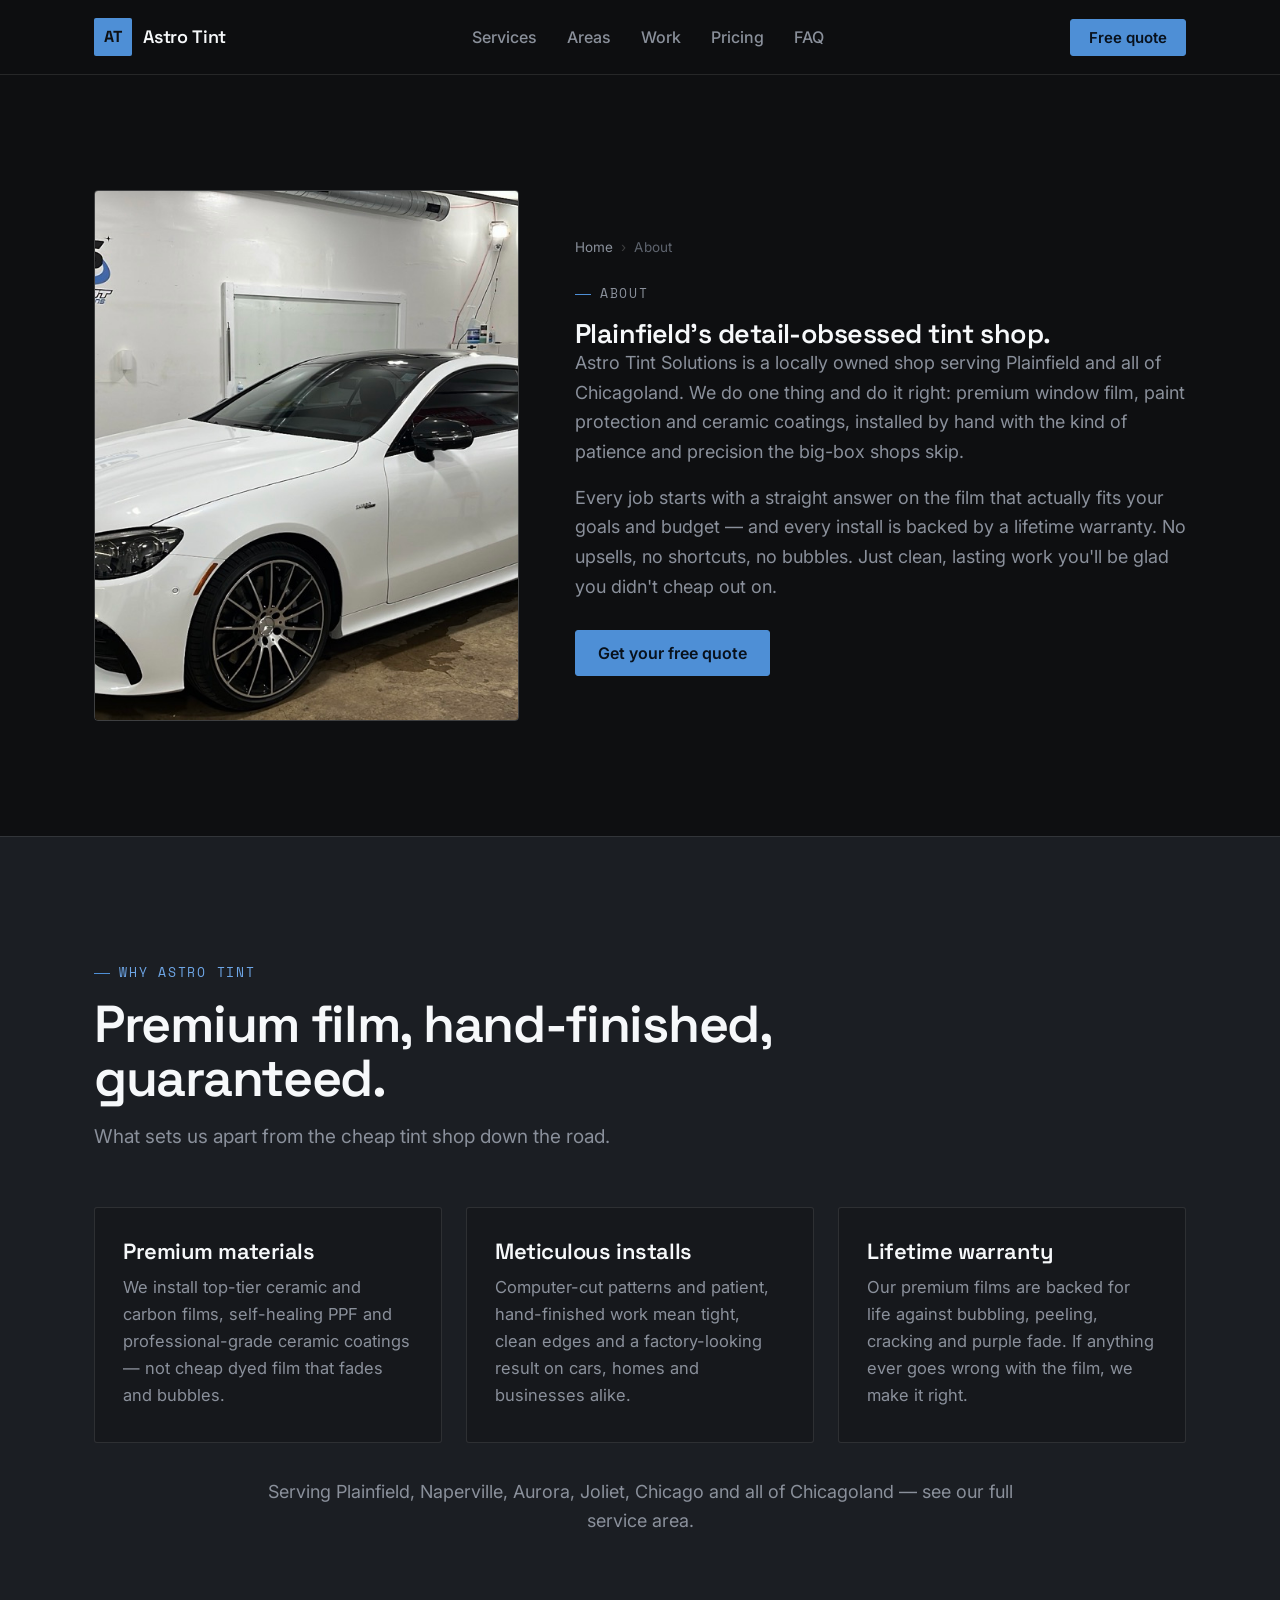
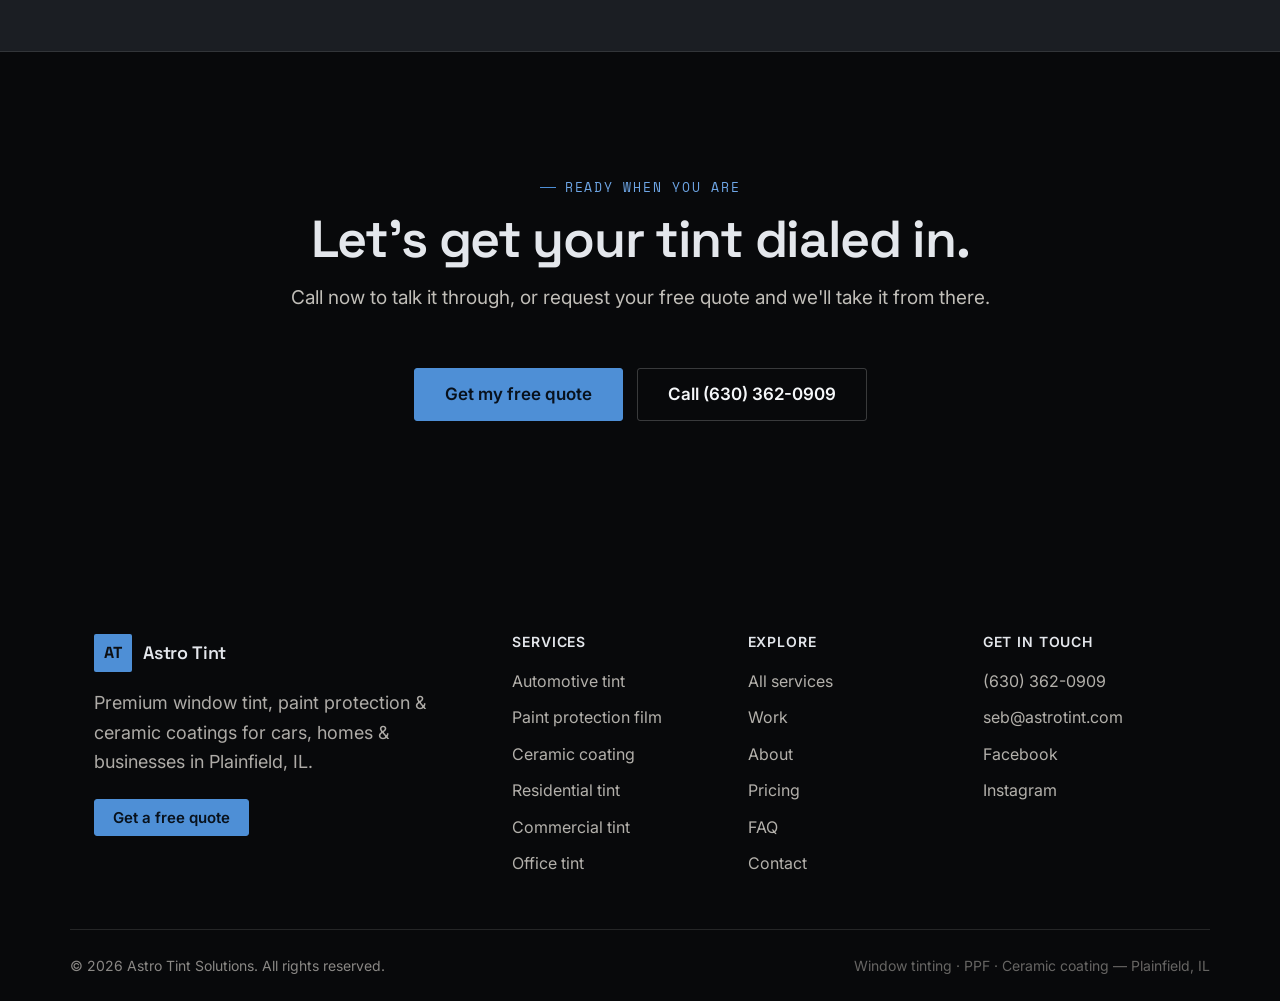
<file: about/index.html>
<!doctype html>
<html lang="en">
<head>
  <meta charset="utf-8" />
  <meta name="viewport" content="width=device-width, initial-scale=1" />

  <title>About Astro Tint Solutions — Plainfield's Detail-Obsessed Tint Shop</title>
  <meta name="description" content="Astro Tint Solutions is a locally owned window tint, PPF and ceramic coating shop in Plainfield, IL, serving all of Chicagoland with premium film and hand-finished installs." />
  <meta name="robots" content="index, follow, max-image-preview:large" />
  <meta name="theme-color" content="#0E0F11" />
  <link rel="canonical" href="https://coltoncurtner.github.io/astro-tint/about/" />

  <meta property="og:type" content="website" />
  <meta property="og:title" content="About Astro Tint Solutions — Plainfield's Detail-Obsessed Tint Shop" />
  <meta property="og:description" content="A locally owned window tint, PPF and ceramic coating shop in Plainfield, IL, serving all of Chicagoland." />
  <meta property="og:url" content="https://coltoncurtner.github.io/astro-tint/about/" />
  <meta property="og:site_name" content="Astro Tint Solutions" />
  <meta property="og:image" content="https://coltoncurtner.github.io/astro-tint/assets/og-image.png" />
  <meta property="og:image:width" content="1200" />
  <meta property="og:image:height" content="630" />
  <meta name="twitter:card" content="summary_large_image" />
  <meta name="twitter:image" content="https://coltoncurtner.github.io/astro-tint/assets/og-image.png" />

  <link rel="icon" href="../assets/favicon.svg" type="image/svg+xml" />
  <link rel="preconnect" href="https://fonts.googleapis.com" />
  <link rel="preconnect" href="https://fonts.gstatic.com" crossorigin />
  <link href="https://fonts.googleapis.com/css2?family=Space+Grotesk:wght@500;600;700&family=Space+Mono:wght@400;700&family=Inter:wght@400;500;600&display=swap" rel="stylesheet" />
  <link rel="stylesheet" href="../css/styles.css?v=6" />

  <script type="application/ld+json">
  {
    "@context": "https://schema.org",
    "@type": "BreadcrumbList",
    "itemListElement": [
      { "@type": "ListItem", "position": 1, "name": "Home", "item": "https://coltoncurtner.github.io/astro-tint/" },
      { "@type": "ListItem", "position": 2, "name": "About", "item": "https://coltoncurtner.github.io/astro-tint/about/" }
    ]
  }
  </script>
</head>

<body>
  <a class="skip-link" href="#main">Skip to content</a>

  <header class="site-header" id="siteHeader">
    <div class="container header-inner">
      <a class="brand" href="../" aria-label="Astro Tint Solutions — home">
        <span class="brand-mark" aria-hidden="true">AT</span>
        <span class="brand-name">Astro Tint</span>
      </a>
      <nav class="nav" aria-label="Primary">
        <a href="../services/">Services</a>
        <a href="../#areas">Areas</a>
        <a href="../#work">Work</a>
        <a href="../#pricing">Pricing</a>
        <a href="../#faq">FAQ</a>
      </nav>
      <a class="btn btn-primary btn-sm header-cta" href="../#quote">Free quote</a>
      <a class="header-call" href="tel:+16303620909" aria-label="Call Astro Tint at 630-362-0909">
        <svg viewBox="0 0 24 24" fill="none" stroke="currentColor" stroke-width="1.9" stroke-linecap="round" stroke-linejoin="round"><path d="M22 16.92v3a2 2 0 0 1-2.18 2 19.79 19.79 0 0 1-8.63-3.07 19.5 19.5 0 0 1-6-6 19.79 19.79 0 0 1-3.07-8.67A2 2 0 0 1 4.11 2h3a2 2 0 0 1 2 1.72c.13.96.36 1.9.7 2.81a2 2 0 0 1-.45 2.11L8.09 9.91a16 16 0 0 0 6 6l1.27-1.27a2 2 0 0 1 2.11-.45c.91.34 1.85.57 2.81.7A2 2 0 0 1 22 16.92z"/></svg>
      </a>
      <button class="nav-toggle" aria-label="Open menu" aria-expanded="false" aria-controls="mobileNav">
        <span></span><span></span><span></span>
      </button>
    </div>
    <div class="mobile-nav" id="mobileNav" hidden>
      <a href="../services/">Services</a>
      <a href="../#areas">Service area</a>
      <a href="../#work">Work</a>
      <a href="../about/">About</a>
      <a href="../#pricing">Pricing</a>
      <a href="../#faq">FAQ</a>
      <a class="btn btn-primary" href="../#quote">Free quote</a>
    </div>
  </header>

  <main id="main">
    <section class="section">
      <div class="container about-grid">
        <div class="about-photo-frame reveal">
          <img class="about-photo" src="../assets/about.jpg" alt="A premium vehicle in the Astro Tint Solutions shop in Plainfield, IL" loading="eager" decoding="async" />
        </div>
        <div class="about-copy reveal">
          <nav class="crumbs" aria-label="Breadcrumb"><a href="../">Home</a><span aria-hidden="true">›</span>About</nav>
          <p class="kicker">About</p>
          <h1>Plainfield's detail-obsessed tint shop.</h1>
          <p>Astro Tint Solutions is a locally owned shop serving Plainfield and all of Chicagoland. We do one thing and do it right: premium window film, paint protection and ceramic coatings, installed by hand with the kind of patience and precision the big-box shops skip.</p>
          <p>Every job starts with a straight answer on the film that actually fits your goals and budget — and every install is backed by a lifetime warranty. No upsells, no shortcuts, no bubbles. Just clean, lasting work you'll be glad you didn't cheap out on.</p>
          <a class="btn btn-primary" href="../#quote">Get your free quote</a>
        </div>
      </div>
    </section>

    <section class="section section-tint">
      <div class="container">
        <header class="section-head reveal"><p class="kicker">Why Astro Tint</p><h2>Premium film, hand-finished, guaranteed.</h2><p class="section-sub">What sets us apart from the cheap tint shop down the road.</p></header>
        <div class="cards-3">
          <article class="card reveal"><h3>Premium materials</h3><p>We install top-tier ceramic and carbon films, self-healing PPF and professional-grade ceramic coatings — not cheap dyed film that fades and bubbles.</p></article>
          <article class="card reveal"><h3>Meticulous installs</h3><p>Computer-cut patterns and patient, hand-finished work mean tight, clean edges and a factory-looking result on cars, homes and businesses alike.</p></article>
          <article class="card reveal"><h3>Lifetime warranty</h3><p>Our premium films are backed for life against bubbling, peeling, cracking and purple fade. If anything ever goes wrong with the film, we make it right.</p></article>
        </div>
        <p class="services-note reveal">Serving Plainfield, Naperville, Aurora, Joliet, Chicago and all of Chicagoland — <a href="../#areas">see our full service area</a>.</p>
      </div>
    </section>

    <section class="section section-dark">
      <div class="container book-inner">
        <header class="section-head center reveal"><p class="kicker light">Ready when you are</p><h2>Let's get your tint dialed in.</h2><p class="section-sub light">Call now to talk it through, or request your free quote and we'll take it from there.</p></header>
        <div class="hero-cta reveal" style="justify-content:center">
          <a class="btn btn-primary btn-lg" href="../#quote">Get my free quote</a>
          <a class="btn btn-ghost btn-lg" href="tel:+16303620909">Call (630) 362-0909</a>
        </div>
      </div>
    </section>
  </main>

  <footer class="site-footer">
    <div class="container footer-inner">
      <div class="footer-brand">
        <a class="brand" href="../"><span class="brand-mark" aria-hidden="true">AT</span><span class="brand-name">Astro Tint</span></a>
        <p>Premium window tint, paint protection &amp; ceramic coatings for cars, homes &amp; businesses in Plainfield, IL.</p>
        <a class="btn btn-primary btn-sm" href="../#quote">Get a free quote</a>
      </div>
      <nav class="footer-nav" aria-label="Footer">
        <div><h4>Services</h4><a href="../car-tint/">Automotive tint</a><a href="../ppf-applications/">Paint protection film</a><a href="../ceramic-coatings/">Ceramic coating</a><a href="../residential-tint/">Residential tint</a><a href="../commercial-buildings/">Commercial tint</a><a href="../office-tint/">Office tint</a></div>
        <div><h4>Explore</h4><a href="../services/">All services</a><a href="../#work">Work</a><a href="../about/">About</a><a href="../#pricing">Pricing</a><a href="../#faq">FAQ</a><a href="../contact/">Contact</a></div>
        <div><h4>Get in touch</h4><a href="tel:+16303620909">(630) 362-0909</a><a href="mailto:seb@astrotint.com">seb@astrotint.com</a><a href="https://www.facebook.com/astrotintservices" target="_blank" rel="noopener">Facebook</a><a href="https://www.instagram.com/astrotintsolutions/" target="_blank" rel="noopener">Instagram</a></div>
      </nav>
    </div>
    <div class="container footer-bottom">
      <p>&copy; <span id="year"></span> Astro Tint Solutions. All rights reserved.</p>
      <p class="muted">Window tinting · PPF · Ceramic coating — Plainfield, IL</p>
    </div>
  </footer>

  <div class="mobile-cta" id="mobileCta"><a class="btn btn-primary" href="../#quote">Get my free quote</a></div>
  <script src="../js/main.js?v=3" defer></script>
</body>
</html>
</file>
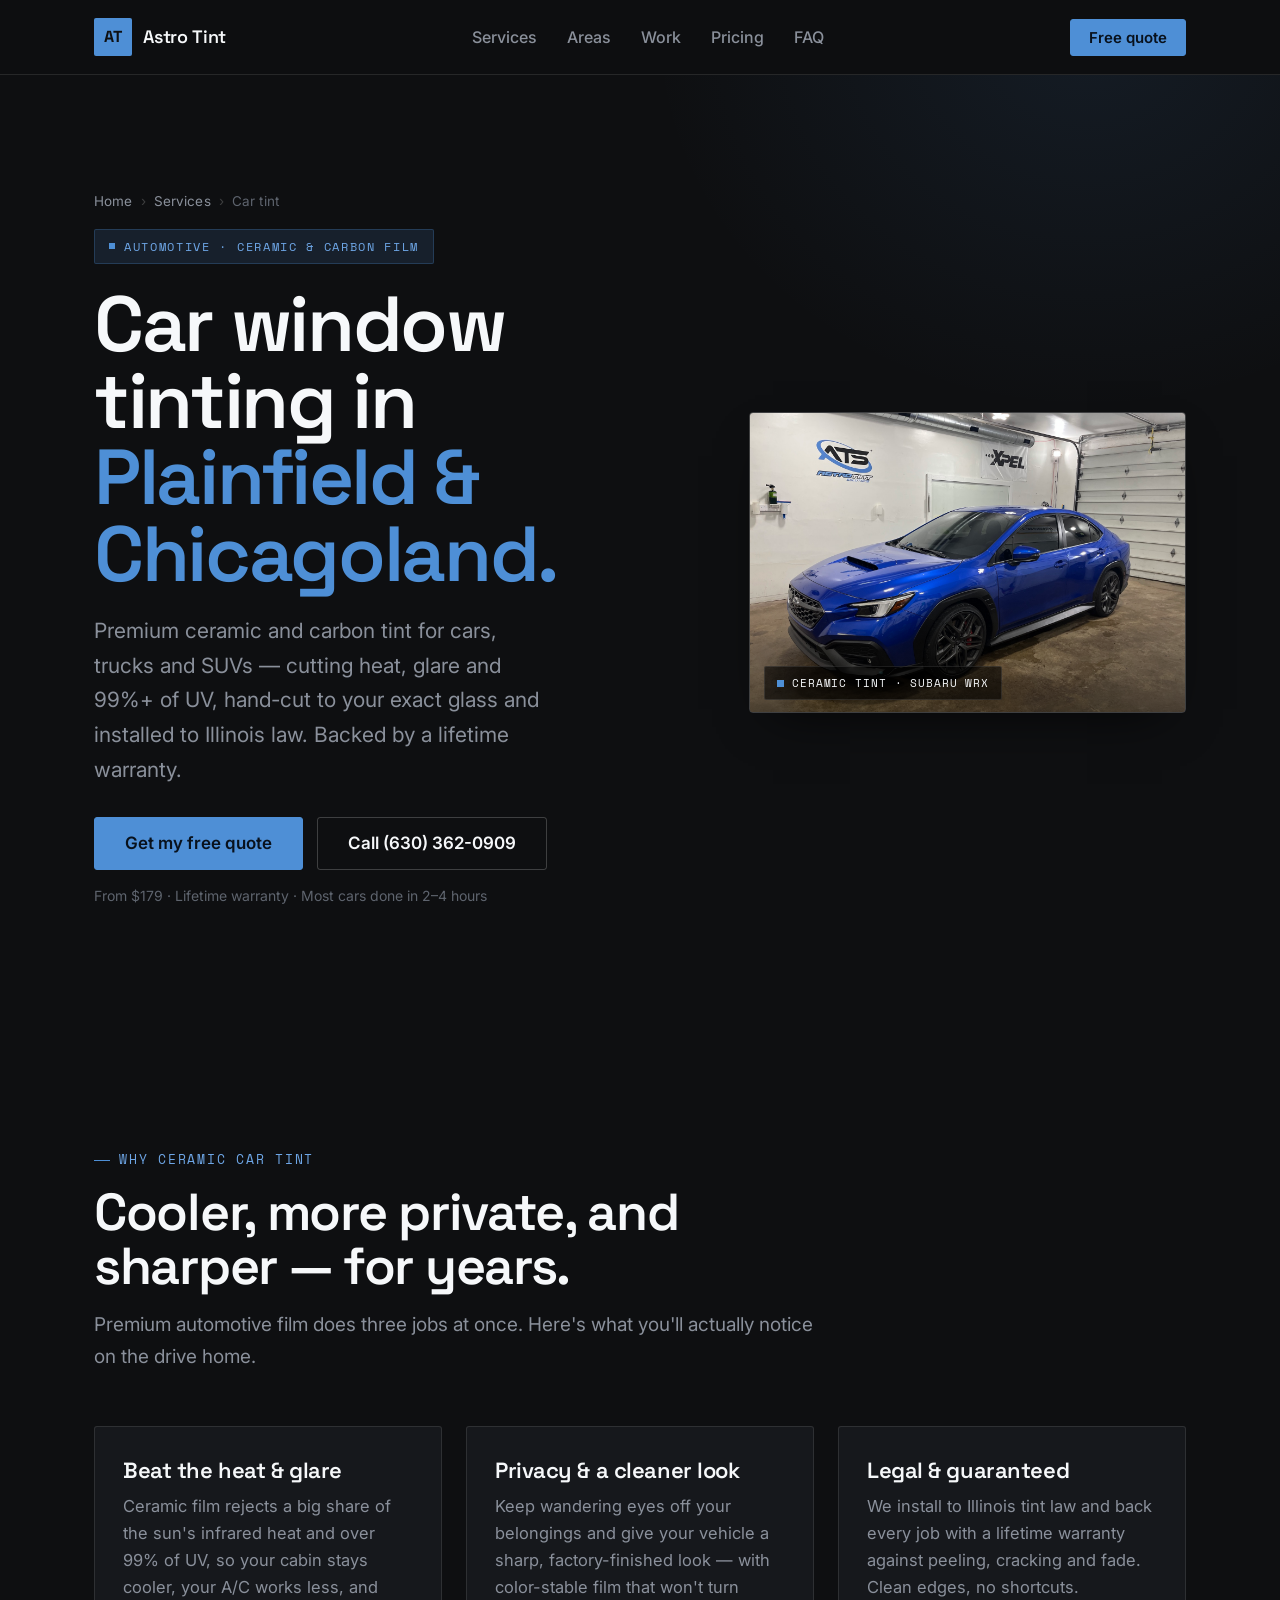
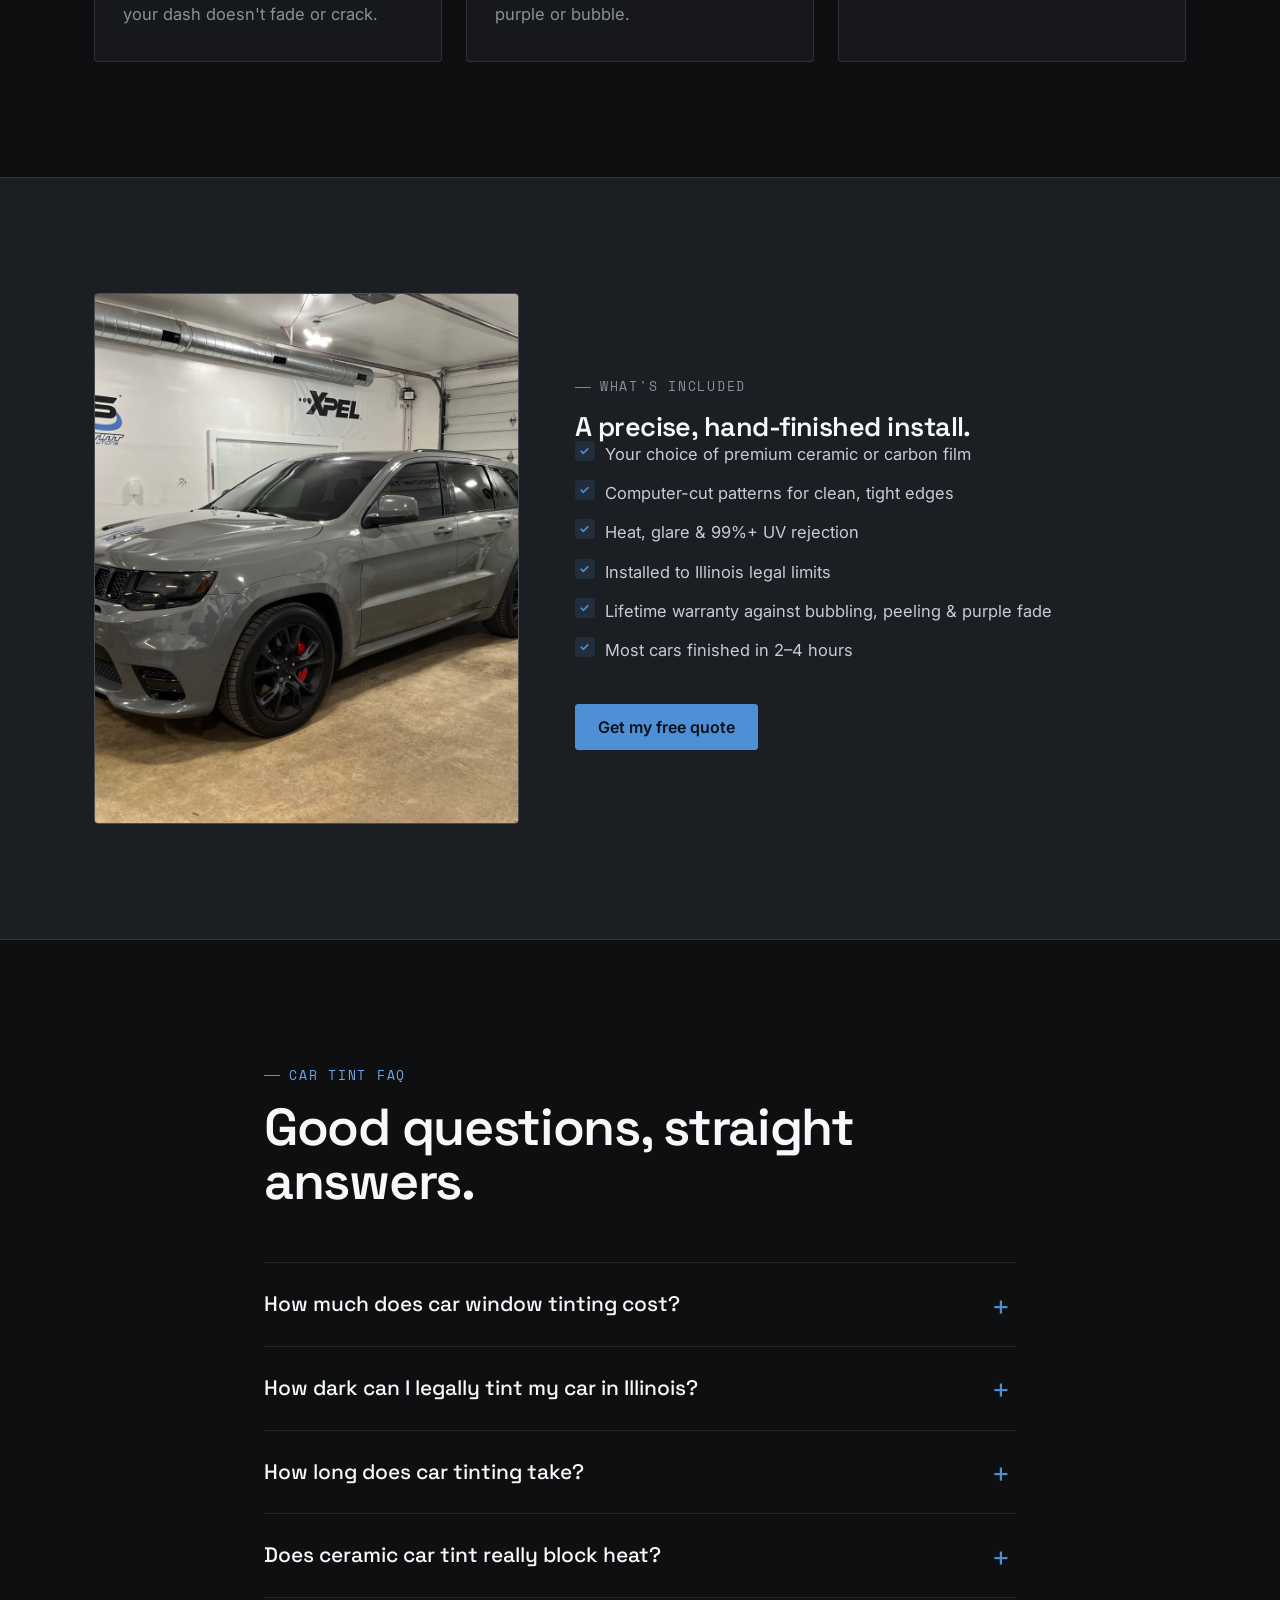
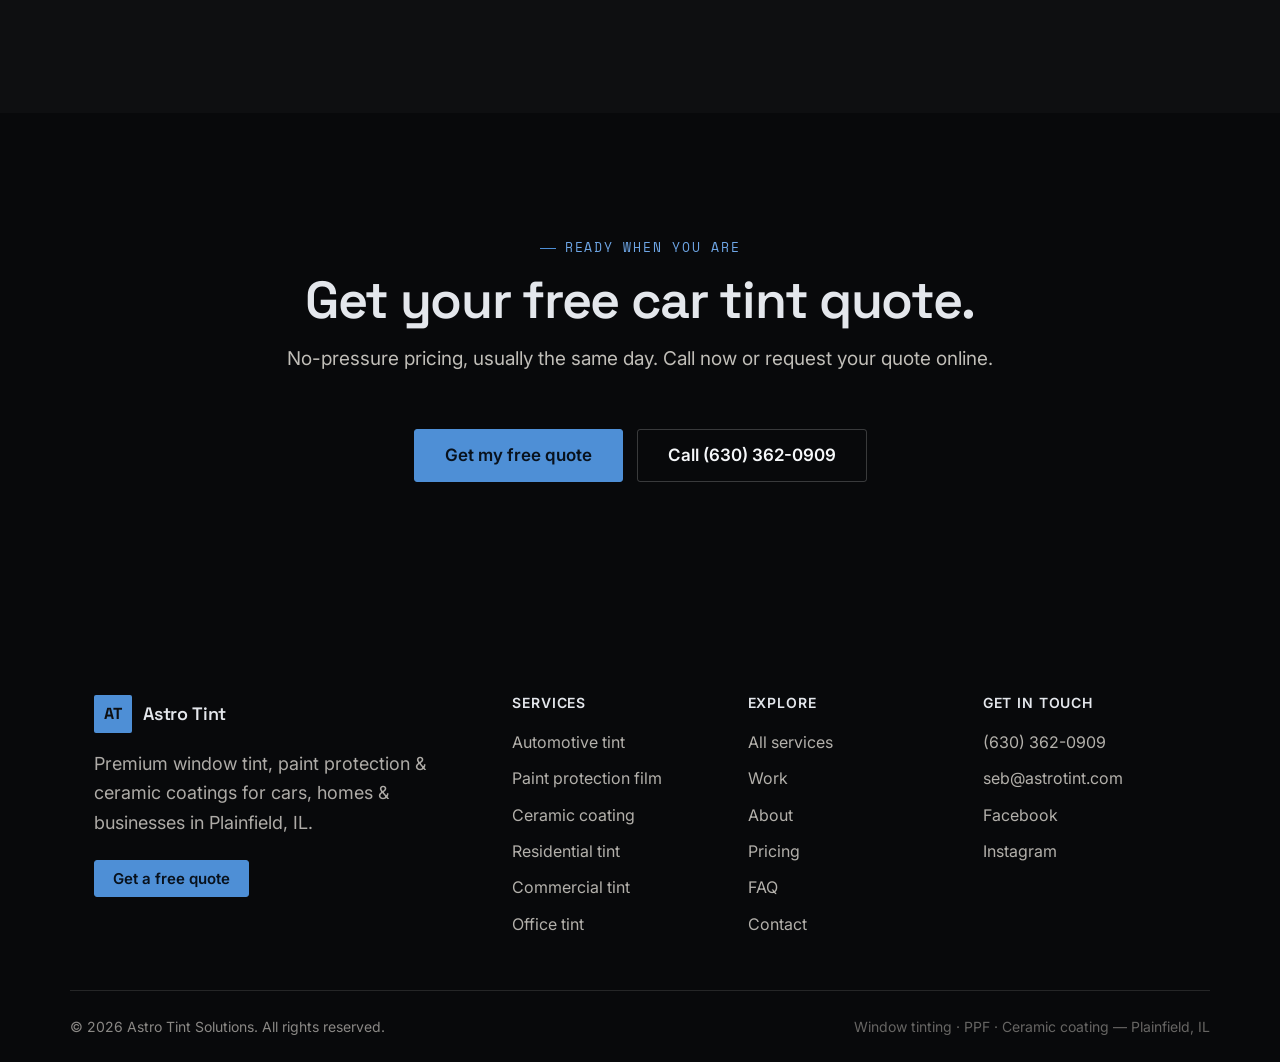
<file: car-tint/index.html>
<!doctype html>
<html lang="en">
<head>
  <meta charset="utf-8" />
  <meta name="viewport" content="width=device-width, initial-scale=1" />

  <title>Car Window Tinting in Plainfield &amp; Chicagoland | Astro Tint Solutions</title>
  <meta name="description" content="Ceramic & carbon car window tinting in Plainfield and across Chicagoland. Heat, glare & 99%+ UV rejection, installed to Illinois law with a lifetime warranty. Free quote." />
  <meta name="robots" content="index, follow, max-image-preview:large" />
  <meta name="theme-color" content="#0E0F11" />
  <link rel="canonical" href="https://coltoncurtner.github.io/astro-tint/car-tint/" />

  <meta property="og:type" content="website" />
  <meta property="og:title" content="Car Window Tinting in Plainfield & Chicagoland | Astro Tint Solutions" />
  <meta property="og:description" content="Ceramic & carbon automotive tint that blocks heat, glare & 99%+ UV — installed to Illinois law with a lifetime warranty." />
  <meta property="og:url" content="https://coltoncurtner.github.io/astro-tint/car-tint/" />
  <meta property="og:site_name" content="Astro Tint Solutions" />
  <meta property="og:image" content="https://coltoncurtner.github.io/astro-tint/assets/og-image.png" />
  <meta property="og:image:width" content="1200" />
  <meta property="og:image:height" content="630" />
  <meta name="twitter:card" content="summary_large_image" />
  <meta name="twitter:image" content="https://coltoncurtner.github.io/astro-tint/assets/og-image.png" />

  <link rel="icon" href="../assets/favicon.svg" type="image/svg+xml" />
  <link rel="preconnect" href="https://fonts.googleapis.com" />
  <link rel="preconnect" href="https://fonts.gstatic.com" crossorigin />
  <link href="https://fonts.googleapis.com/css2?family=Space+Grotesk:wght@500;600;700&family=Space+Mono:wght@400;700&family=Inter:wght@400;500;600&display=swap" rel="stylesheet" />
  <link rel="stylesheet" href="../css/styles.css?v=6" />

  <script type="application/ld+json">
  {
    "@context": "https://schema.org",
    "@type": "Service",
    "serviceType": "Automotive Window Tinting",
    "name": "Car Window Tinting",
    "url": "https://coltoncurtner.github.io/astro-tint/car-tint/",
    "areaServed": [
      { "@type": "City", "name": "Plainfield" },
      { "@type": "City", "name": "Chicago" },
      { "@type": "City", "name": "Naperville" },
      { "@type": "City", "name": "Aurora" },
      { "@type": "City", "name": "Joliet" },
      { "@type": "AdministrativeArea", "name": "Will County, IL" },
      { "@type": "AdministrativeArea", "name": "DuPage County, IL" },
      { "@type": "AdministrativeArea", "name": "Cook County, IL" }
    ],
    "provider": {
      "@type": "AutoBodyShop",
      "@id": "https://coltoncurtner.github.io/astro-tint/#business",
      "name": "Astro Tint Solutions",
      "telephone": "+1-630-362-0909",
      "address": {
        "@type": "PostalAddress",
        "streetAddress": "22300 W Old Renwick Rd",
        "addressLocality": "Plainfield",
        "addressRegion": "IL",
        "postalCode": "60544",
        "addressCountry": "US"
      }
    }
  }
  </script>
  <script type="application/ld+json">
  {
    "@context": "https://schema.org",
    "@type": "BreadcrumbList",
    "itemListElement": [
      { "@type": "ListItem", "position": 1, "name": "Home", "item": "https://coltoncurtner.github.io/astro-tint/" },
      { "@type": "ListItem", "position": 2, "name": "Services", "item": "https://coltoncurtner.github.io/astro-tint/services/" },
      { "@type": "ListItem", "position": 3, "name": "Car Window Tinting", "item": "https://coltoncurtner.github.io/astro-tint/car-tint/" }
    ]
  }
  </script>
  <script type="application/ld+json">
  {
    "@context": "https://schema.org",
    "@type": "FAQPage",
    "mainEntity": [
      { "@type": "Question", "name": "How much does car window tinting cost?", "acceptedAnswer": { "@type": "Answer", "text": "Most car tint jobs start around $179, and a full-vehicle premium ceramic package starts around $349. The exact price depends on your vehicle and the film you choose. Every quote is free and no-pressure." } },
      { "@type": "Question", "name": "How dark can I legally tint my car in Illinois?", "acceptedAnswer": { "@type": "Answer", "text": "In Illinois, front side windows must let more than 35% of light through, and the windshield may have a non-reflective strip along the top. Back and rear windows can go darker. We install to Illinois law and recommend the darkest legal shade for your goals." } },
      { "@type": "Question", "name": "How long does car tinting take?", "acceptedAnswer": { "@type": "Answer", "text": "Most full-car tints take 2 to 4 hours. We'll give you an exact timeline when you book, including same-day options when available." } },
      { "@type": "Question", "name": "Does ceramic car tint really block heat?", "acceptedAnswer": { "@type": "Answer", "text": "Yes. Our ceramic film rejects a large share of the sun's infrared heat and over 99% of UV, so your car stays cooler and your interior is protected from fading — without a dark, mirrored look." } }
    ]
  }
  </script>
</head>

<body>
  <a class="skip-link" href="#main">Skip to content</a>

  <header class="site-header" id="siteHeader">
    <div class="container header-inner">
      <a class="brand" href="../" aria-label="Astro Tint Solutions — home">
        <span class="brand-mark" aria-hidden="true">AT</span>
        <span class="brand-name">Astro Tint</span>
      </a>
      <nav class="nav" aria-label="Primary">
        <a href="../services/">Services</a>
        <a href="../#areas">Areas</a>
        <a href="../#work">Work</a>
        <a href="../#pricing">Pricing</a>
        <a href="../#faq">FAQ</a>
      </nav>
      <a class="btn btn-primary btn-sm header-cta" href="../#quote">Free quote</a>
      <a class="header-call" href="tel:+16303620909" aria-label="Call Astro Tint at 630-362-0909">
        <svg viewBox="0 0 24 24" fill="none" stroke="currentColor" stroke-width="1.9" stroke-linecap="round" stroke-linejoin="round"><path d="M22 16.92v3a2 2 0 0 1-2.18 2 19.79 19.79 0 0 1-8.63-3.07 19.5 19.5 0 0 1-6-6 19.79 19.79 0 0 1-3.07-8.67A2 2 0 0 1 4.11 2h3a2 2 0 0 1 2 1.72c.13.96.36 1.9.7 2.81a2 2 0 0 1-.45 2.11L8.09 9.91a16 16 0 0 0 6 6l1.27-1.27a2 2 0 0 1 2.11-.45c.91.34 1.85.57 2.81.7A2 2 0 0 1 22 16.92z"/></svg>
      </a>
      <button class="nav-toggle" aria-label="Open menu" aria-expanded="false" aria-controls="mobileNav">
        <span></span><span></span><span></span>
      </button>
    </div>
    <div class="mobile-nav" id="mobileNav" hidden>
      <a href="../services/">Services</a>
      <a href="../#areas">Service area</a>
      <a href="../#work">Work</a>
      <a href="../about/">About</a>
      <a href="../#pricing">Pricing</a>
      <a href="../#faq">FAQ</a>
      <a class="btn btn-primary" href="../#quote">Free quote</a>
    </div>
  </header>

  <main id="main">
    <section class="hero">
      <div class="container hero-grid">
        <div class="hero-copy reveal">
          <nav class="crumbs" aria-label="Breadcrumb"><a href="../">Home</a><span aria-hidden="true">›</span><a href="../services/">Services</a><span aria-hidden="true">›</span>Car tint</nav>
          <p class="eyebrow"><span class="dot"></span> Automotive · Ceramic &amp; carbon film</p>
          <h1>Car window tinting in <span class="accent">Plainfield &amp; Chicagoland.</span></h1>
          <p class="lede">Premium ceramic and carbon tint for cars, trucks and SUVs — cutting heat, glare and 99%+ of UV, hand-cut to your exact glass and installed to Illinois law. Backed by a lifetime warranty.</p>
          <div class="hero-cta">
            <a class="btn btn-primary btn-lg" href="../#quote">Get my free quote</a>
            <a class="btn btn-ghost btn-lg" href="tel:+16303620909">Call (630) 362-0909</a>
          </div>
          <p class="cta-reassure">From $179 · Lifetime warranty · Most cars done in 2–4 hours</p>
        </div>
        <div class="hero-visual reveal">
          <figure class="hero-photo">
            <img src="../assets/work/auto-06.jpg" alt="Blue Subaru WRX with fresh ceramic car window tint at Astro Tint Solutions" loading="eager" decoding="async" />
            <figcaption class="hero-photo-tag"><span class="dot" aria-hidden="true"></span> Ceramic tint · Subaru WRX</figcaption>
          </figure>
        </div>
      </div>
    </section>

    <section class="section">
      <div class="container">
        <header class="section-head reveal"><p class="kicker">Why ceramic car tint</p><h2>Cooler, more private, and sharper — for years.</h2><p class="section-sub">Premium automotive film does three jobs at once. Here's what you'll actually notice on the drive home.</p></header>
        <div class="cards-3">
          <article class="card reveal"><h3>Beat the heat &amp; glare</h3><p>Ceramic film rejects a big share of the sun's infrared heat and over 99% of UV, so your cabin stays cooler, your A/C works less, and your dash doesn't fade or crack.</p></article>
          <article class="card reveal"><h3>Privacy &amp; a cleaner look</h3><p>Keep wandering eyes off your belongings and give your vehicle a sharp, factory-finished look — with color-stable film that won't turn purple or bubble.</p></article>
          <article class="card reveal"><h3>Legal &amp; guaranteed</h3><p>We install to Illinois tint law and back every job with a lifetime warranty against peeling, cracking and fade. Clean edges, no shortcuts.</p></article>
        </div>
      </div>
    </section>

    <section class="section section-tint">
      <div class="container about-grid">
        <div class="about-photo-frame reveal">
          <img class="about-photo" src="../assets/work/auto-05.jpg" alt="Jeep Grand Cherokee Trackhawk with ceramic window tint in the Astro Tint shop" loading="lazy" decoding="async" />
        </div>
        <div class="about-copy reveal">
          <p class="kicker">What's included</p>
          <h2>A precise, hand-finished install.</h2>
          <ul class="ticks">
            <li>Your choice of premium ceramic or carbon film</li>
            <li>Computer-cut patterns for clean, tight edges</li>
            <li>Heat, glare &amp; 99%+ UV rejection</li>
            <li>Installed to Illinois legal limits</li>
            <li>Lifetime warranty against bubbling, peeling &amp; purple fade</li>
            <li>Most cars finished in 2–4 hours</li>
          </ul>
          <a class="btn btn-primary" href="../#quote">Get my free quote</a>
        </div>
      </div>
    </section>

    <section class="section">
      <div class="container container-narrow">
        <header class="section-head reveal"><p class="kicker">Car tint FAQ</p><h2>Good questions, straight answers.</h2></header>
        <div class="faq-list reveal">
          <details><summary>How much does car window tinting cost?</summary><p>Most car tint jobs start around $179, and a full-vehicle premium ceramic package starts around $349. The exact price depends on your vehicle and the film you choose. Every quote is free and no-pressure.</p></details>
          <details><summary>How dark can I legally tint my car in Illinois?</summary><p>In Illinois, front side windows must let more than 35% of light through, and the windshield may have a non-reflective strip along the top. Back and rear windows can go darker. We install to Illinois law and recommend the darkest legal shade for your goals.</p></details>
          <details><summary>How long does car tinting take?</summary><p>Most full-car tints take 2 to 4 hours. We'll give you an exact timeline when you book, including same-day options when available.</p></details>
          <details><summary>Does ceramic car tint really block heat?</summary><p>Yes. Our ceramic film rejects a large share of the sun's infrared heat and over 99% of UV, so your car stays cooler and your interior is protected from fading — without a dark, mirrored look.</p></details>
        </div>
      </div>
    </section>

    <section class="section section-dark">
      <div class="container book-inner">
        <header class="section-head center reveal"><p class="kicker light">Ready when you are</p><h2>Get your free car tint quote.</h2><p class="section-sub light">No-pressure pricing, usually the same day. Call now or request your quote online.</p></header>
        <div class="hero-cta reveal" style="justify-content:center">
          <a class="btn btn-primary btn-lg" href="../#quote">Get my free quote</a>
          <a class="btn btn-ghost btn-lg" href="tel:+16303620909">Call (630) 362-0909</a>
        </div>
      </div>
    </section>
  </main>

  <footer class="site-footer">
    <div class="container footer-inner">
      <div class="footer-brand">
        <a class="brand" href="../"><span class="brand-mark" aria-hidden="true">AT</span><span class="brand-name">Astro Tint</span></a>
        <p>Premium window tint, paint protection &amp; ceramic coatings for cars, homes &amp; businesses in Plainfield, IL.</p>
        <a class="btn btn-primary btn-sm" href="../#quote">Get a free quote</a>
      </div>
      <nav class="footer-nav" aria-label="Footer">
        <div><h4>Services</h4><a href="../car-tint/">Automotive tint</a><a href="../ppf-applications/">Paint protection film</a><a href="../ceramic-coatings/">Ceramic coating</a><a href="../residential-tint/">Residential tint</a><a href="../commercial-buildings/">Commercial tint</a><a href="../office-tint/">Office tint</a></div>
        <div><h4>Explore</h4><a href="../services/">All services</a><a href="../#work">Work</a><a href="../about/">About</a><a href="../#pricing">Pricing</a><a href="../#faq">FAQ</a><a href="../contact/">Contact</a></div>
        <div><h4>Get in touch</h4><a href="tel:+16303620909">(630) 362-0909</a><a href="mailto:seb@astrotint.com">seb@astrotint.com</a><a href="https://www.facebook.com/astrotintservices" target="_blank" rel="noopener">Facebook</a><a href="https://www.instagram.com/astrotintsolutions/" target="_blank" rel="noopener">Instagram</a></div>
      </nav>
    </div>
    <div class="container footer-bottom">
      <p>&copy; <span id="year"></span> Astro Tint Solutions. All rights reserved.</p>
      <p class="muted">Window tinting · PPF · Ceramic coating — Plainfield, IL</p>
    </div>
  </footer>

  <div class="mobile-cta" id="mobileCta"><a class="btn btn-primary" href="../#quote">Get my free quote</a></div>
  <script src="../js/main.js?v=3" defer></script>
</body>
</html>
</file>
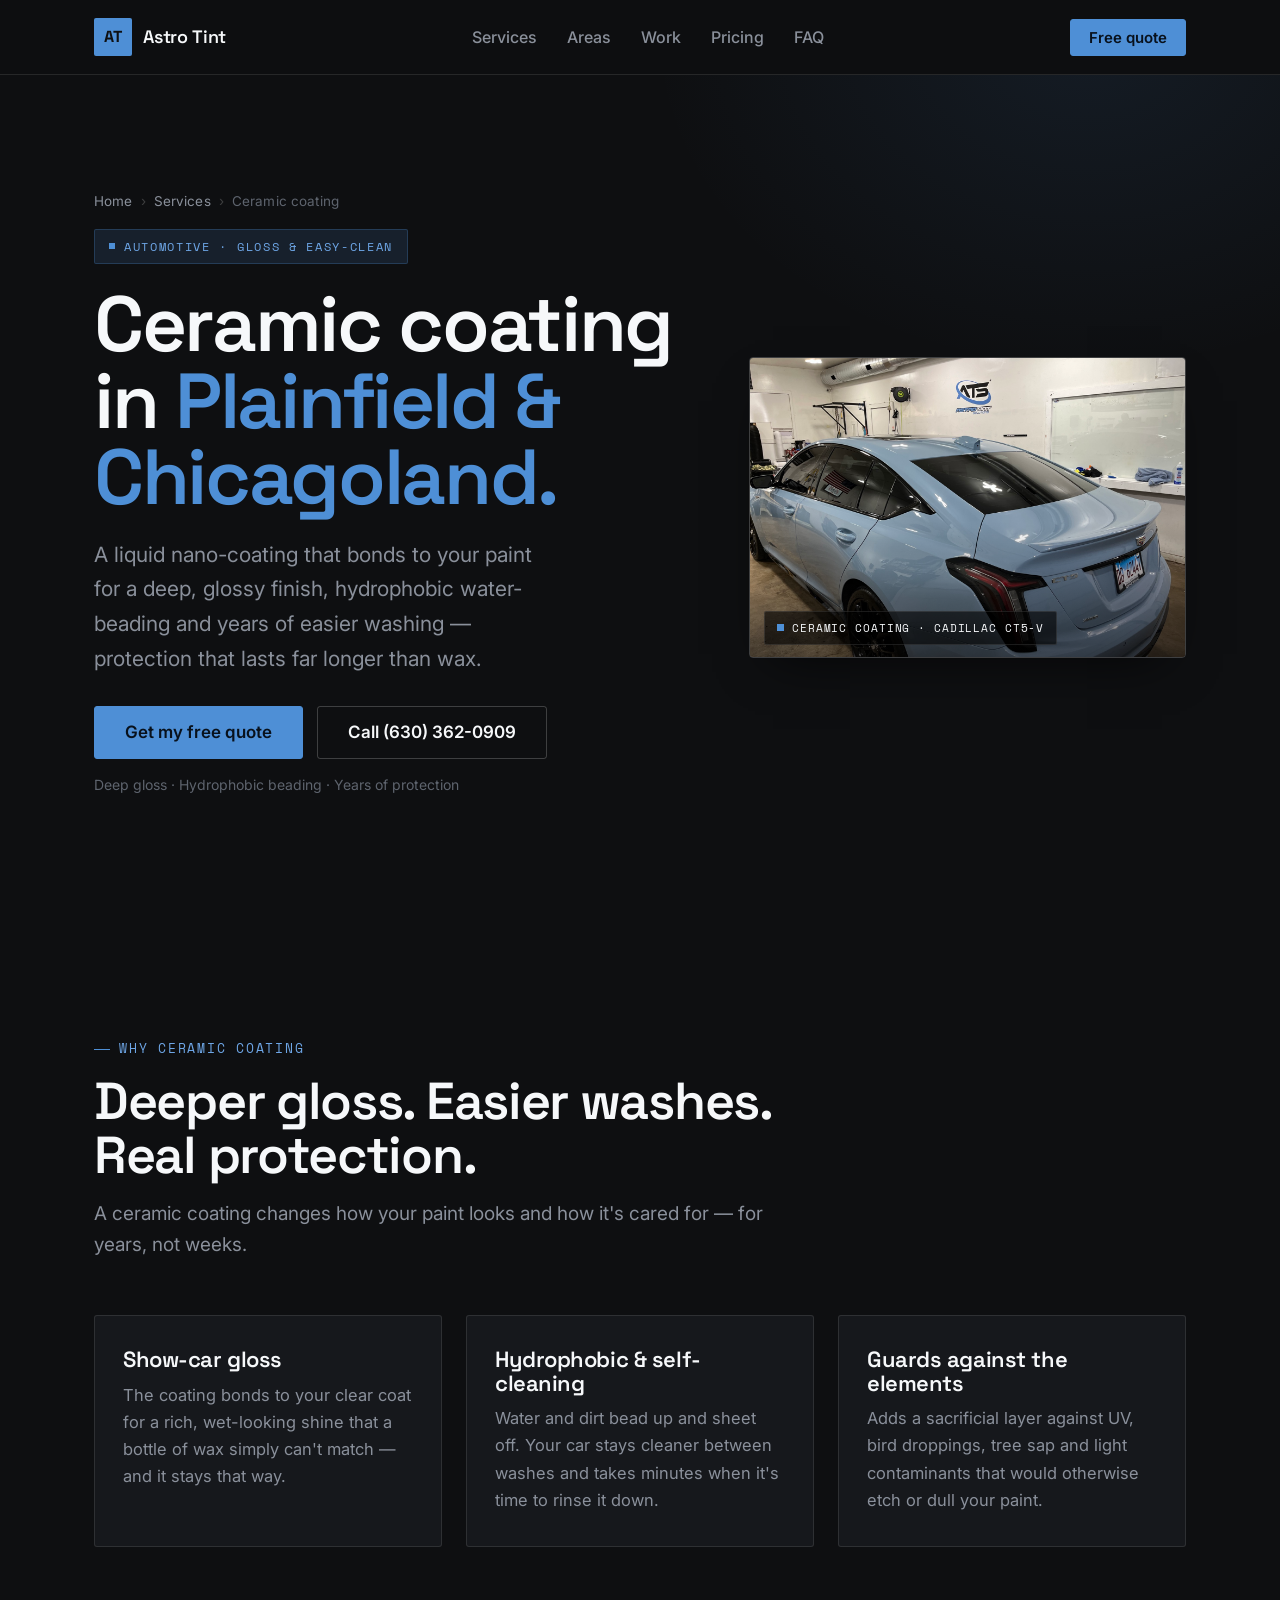
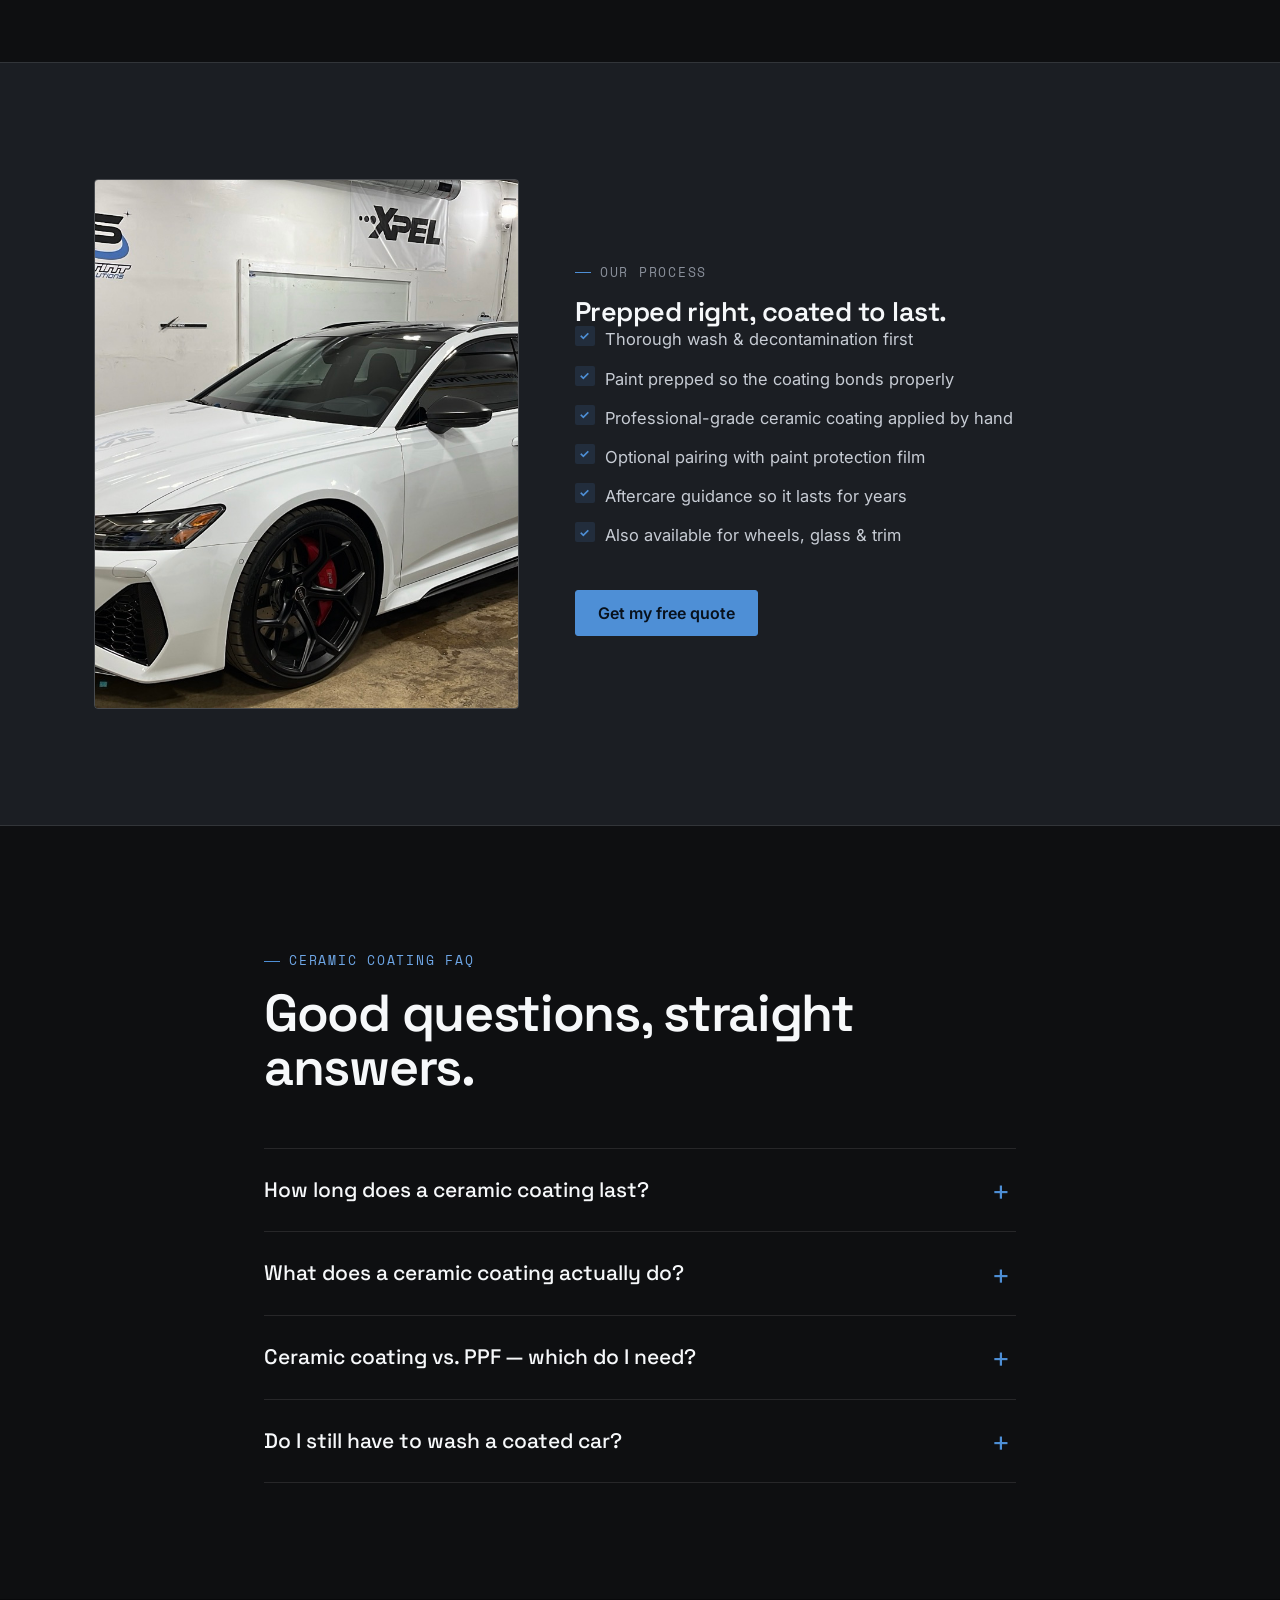
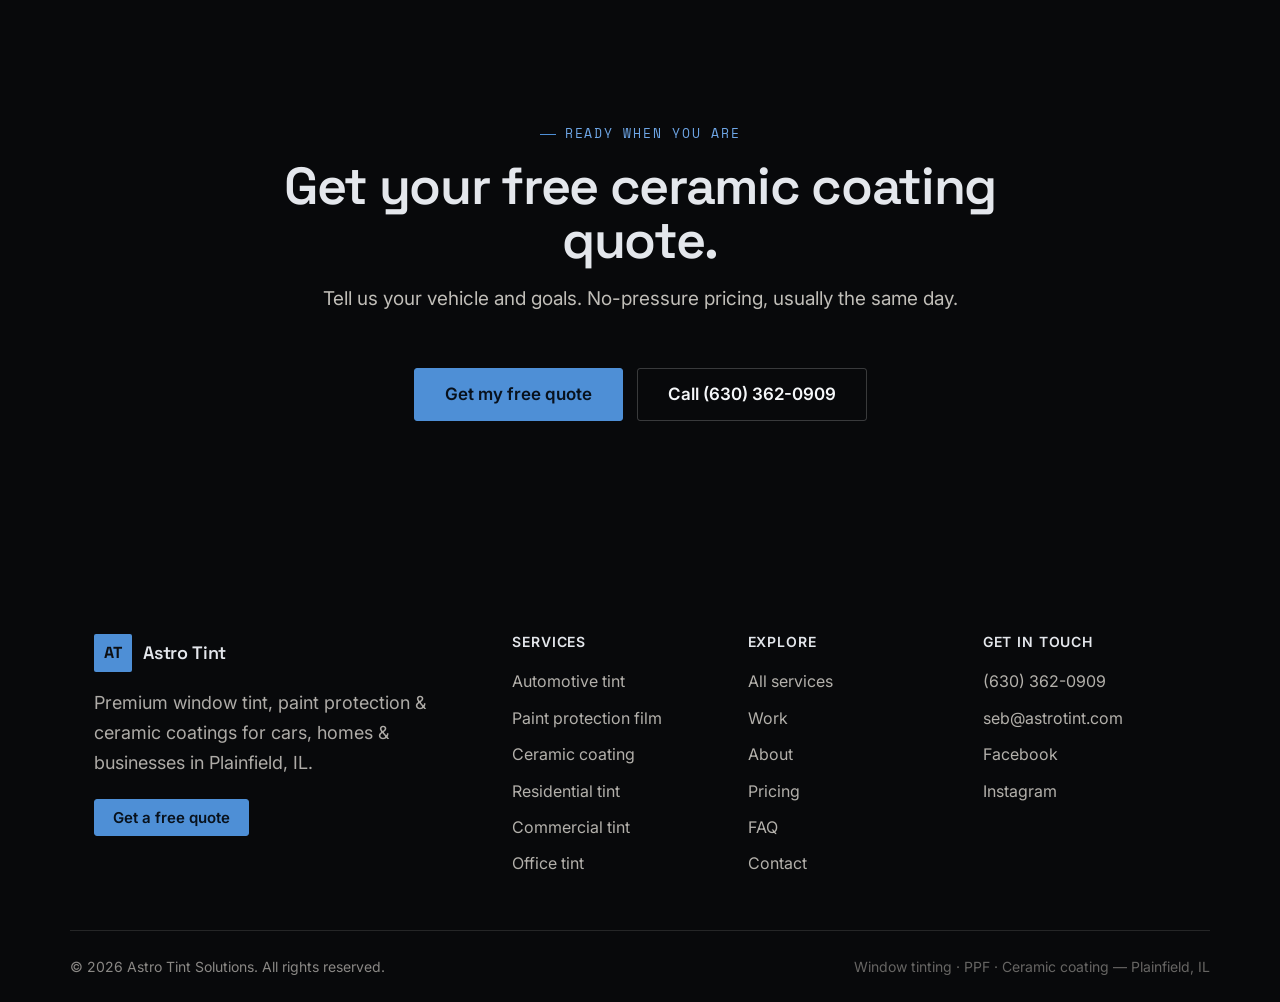
<file: ceramic-coatings/index.html>
<!doctype html>
<html lang="en">
<head>
  <meta charset="utf-8" />
  <meta name="viewport" content="width=device-width, initial-scale=1" />

  <title>Ceramic Coating in Plainfield &amp; Chicagoland | Astro Tint Solutions</title>
  <meta name="description" content="Professional ceramic coating in Plainfield and across Chicagoland. Deep gloss, hydrophobic water-beading and years of easy-clean paint protection. Free quote." />
  <meta name="robots" content="index, follow, max-image-preview:large" />
  <meta name="theme-color" content="#0E0F11" />
  <link rel="canonical" href="https://coltoncurtner.github.io/astro-tint/ceramic-coatings/" />

  <meta property="og:type" content="website" />
  <meta property="og:title" content="Ceramic Coating in Plainfield & Chicagoland | Astro Tint Solutions" />
  <meta property="og:description" content="A deep, glossy, hydrophobic ceramic coating that protects your paint and makes washing effortless — for years." />
  <meta property="og:url" content="https://coltoncurtner.github.io/astro-tint/ceramic-coatings/" />
  <meta property="og:site_name" content="Astro Tint Solutions" />
  <meta property="og:image" content="https://coltoncurtner.github.io/astro-tint/assets/og-image.png" />
  <meta property="og:image:width" content="1200" />
  <meta property="og:image:height" content="630" />
  <meta name="twitter:card" content="summary_large_image" />
  <meta name="twitter:image" content="https://coltoncurtner.github.io/astro-tint/assets/og-image.png" />

  <link rel="icon" href="../assets/favicon.svg" type="image/svg+xml" />
  <link rel="preconnect" href="https://fonts.googleapis.com" />
  <link rel="preconnect" href="https://fonts.gstatic.com" crossorigin />
  <link href="https://fonts.googleapis.com/css2?family=Space+Grotesk:wght@500;600;700&family=Space+Mono:wght@400;700&family=Inter:wght@400;500;600&display=swap" rel="stylesheet" />
  <link rel="stylesheet" href="../css/styles.css?v=6" />

  <script type="application/ld+json">
  {
    "@context": "https://schema.org",
    "@type": "Service",
    "serviceType": "Ceramic Coating",
    "name": "Ceramic Coating",
    "url": "https://coltoncurtner.github.io/astro-tint/ceramic-coatings/",
    "areaServed": [
      { "@type": "City", "name": "Plainfield" },
      { "@type": "City", "name": "Chicago" },
      { "@type": "City", "name": "Naperville" },
      { "@type": "AdministrativeArea", "name": "Will County, IL" },
      { "@type": "AdministrativeArea", "name": "DuPage County, IL" },
      { "@type": "AdministrativeArea", "name": "Cook County, IL" }
    ],
    "provider": {
      "@type": "AutoBodyShop",
      "@id": "https://coltoncurtner.github.io/astro-tint/#business",
      "name": "Astro Tint Solutions",
      "telephone": "+1-630-362-0909",
      "address": { "@type": "PostalAddress", "streetAddress": "22300 W Old Renwick Rd", "addressLocality": "Plainfield", "addressRegion": "IL", "postalCode": "60544", "addressCountry": "US" }
    }
  }
  </script>
  <script type="application/ld+json">
  {
    "@context": "https://schema.org",
    "@type": "BreadcrumbList",
    "itemListElement": [
      { "@type": "ListItem", "position": 1, "name": "Home", "item": "https://coltoncurtner.github.io/astro-tint/" },
      { "@type": "ListItem", "position": 2, "name": "Services", "item": "https://coltoncurtner.github.io/astro-tint/services/" },
      { "@type": "ListItem", "position": 3, "name": "Ceramic Coating", "item": "https://coltoncurtner.github.io/astro-tint/ceramic-coatings/" }
    ]
  }
  </script>
  <script type="application/ld+json">
  {
    "@context": "https://schema.org",
    "@type": "FAQPage",
    "mainEntity": [
      { "@type": "Question", "name": "How long does a ceramic coating last?", "acceptedAnswer": { "@type": "Answer", "text": "A professionally applied ceramic coating lasts for years with proper care — far longer than wax. We'll recommend a package and maintenance routine based on your vehicle and how you drive." } },
      { "@type": "Question", "name": "What does a ceramic coating actually do?", "acceptedAnswer": { "@type": "Answer", "text": "It bonds to your paint for a deep, glossy finish, repels water and dirt (hydrophobic beading), and adds protection against UV, chemicals and light contaminants — which also makes washing much easier." } },
      { "@type": "Question", "name": "Ceramic coating vs. PPF — which do I need?", "acceptedAnswer": { "@type": "Answer", "text": "Ceramic coating is about gloss, easy cleaning and chemical protection. PPF is a physical shield against rock chips and scratches. Many owners combine them — PPF on the high-impact front end and ceramic over the rest." } },
      { "@type": "Question", "name": "Do I still have to wash a coated car?", "acceptedAnswer": { "@type": "Answer", "text": "Yes, but far less often and far more easily. Dirt and water sheet off the hydrophobic surface, so a coated car stays cleaner and takes minutes to wash." } }
    ]
  }
  </script>
</head>

<body>
  <a class="skip-link" href="#main">Skip to content</a>

  <header class="site-header" id="siteHeader">
    <div class="container header-inner">
      <a class="brand" href="../" aria-label="Astro Tint Solutions — home">
        <span class="brand-mark" aria-hidden="true">AT</span>
        <span class="brand-name">Astro Tint</span>
      </a>
      <nav class="nav" aria-label="Primary">
        <a href="../services/">Services</a>
        <a href="../#areas">Areas</a>
        <a href="../#work">Work</a>
        <a href="../#pricing">Pricing</a>
        <a href="../#faq">FAQ</a>
      </nav>
      <a class="btn btn-primary btn-sm header-cta" href="../#quote">Free quote</a>
      <a class="header-call" href="tel:+16303620909" aria-label="Call Astro Tint at 630-362-0909">
        <svg viewBox="0 0 24 24" fill="none" stroke="currentColor" stroke-width="1.9" stroke-linecap="round" stroke-linejoin="round"><path d="M22 16.92v3a2 2 0 0 1-2.18 2 19.79 19.79 0 0 1-8.63-3.07 19.5 19.5 0 0 1-6-6 19.79 19.79 0 0 1-3.07-8.67A2 2 0 0 1 4.11 2h3a2 2 0 0 1 2 1.72c.13.96.36 1.9.7 2.81a2 2 0 0 1-.45 2.11L8.09 9.91a16 16 0 0 0 6 6l1.27-1.27a2 2 0 0 1 2.11-.45c.91.34 1.85.57 2.81.7A2 2 0 0 1 22 16.92z"/></svg>
      </a>
      <button class="nav-toggle" aria-label="Open menu" aria-expanded="false" aria-controls="mobileNav">
        <span></span><span></span><span></span>
      </button>
    </div>
    <div class="mobile-nav" id="mobileNav" hidden>
      <a href="../services/">Services</a>
      <a href="../#areas">Service area</a>
      <a href="../#work">Work</a>
      <a href="../about/">About</a>
      <a href="../#pricing">Pricing</a>
      <a href="../#faq">FAQ</a>
      <a class="btn btn-primary" href="../#quote">Free quote</a>
    </div>
  </header>

  <main id="main">
    <section class="hero">
      <div class="container hero-grid">
        <div class="hero-copy reveal">
          <nav class="crumbs" aria-label="Breadcrumb"><a href="../">Home</a><span aria-hidden="true">›</span><a href="../services/">Services</a><span aria-hidden="true">›</span>Ceramic coating</nav>
          <p class="eyebrow"><span class="dot"></span> Automotive · Gloss &amp; easy-clean</p>
          <h1>Ceramic coating in <span class="accent">Plainfield &amp; Chicagoland.</span></h1>
          <p class="lede">A liquid nano-coating that bonds to your paint for a deep, glossy finish, hydrophobic water-beading and years of easier washing — protection that lasts far longer than wax.</p>
          <div class="hero-cta">
            <a class="btn btn-primary btn-lg" href="../#quote">Get my free quote</a>
            <a class="btn btn-ghost btn-lg" href="tel:+16303620909">Call (630) 362-0909</a>
          </div>
          <p class="cta-reassure">Deep gloss · Hydrophobic beading · Years of protection</p>
        </div>
        <div class="hero-visual reveal">
          <figure class="hero-photo">
            <img src="../assets/work/auto-09.jpg" alt="Glossy Cadillac CT5-V after a ceramic coating at Astro Tint Solutions" loading="eager" decoding="async" />
            <figcaption class="hero-photo-tag"><span class="dot" aria-hidden="true"></span> Ceramic coating · Cadillac CT5-V</figcaption>
          </figure>
        </div>
      </div>
    </section>

    <section class="section">
      <div class="container">
        <header class="section-head reveal"><p class="kicker">Why ceramic coating</p><h2>Deeper gloss. Easier washes. Real protection.</h2><p class="section-sub">A ceramic coating changes how your paint looks and how it's cared for — for years, not weeks.</p></header>
        <div class="cards-3">
          <article class="card reveal"><h3>Show-car gloss</h3><p>The coating bonds to your clear coat for a rich, wet-looking shine that a bottle of wax simply can't match — and it stays that way.</p></article>
          <article class="card reveal"><h3>Hydrophobic &amp; self-cleaning</h3><p>Water and dirt bead up and sheet off. Your car stays cleaner between washes and takes minutes when it's time to rinse it down.</p></article>
          <article class="card reveal"><h3>Guards against the elements</h3><p>Adds a sacrificial layer against UV, bird droppings, tree sap and light contaminants that would otherwise etch or dull your paint.</p></article>
        </div>
      </div>
    </section>

    <section class="section section-tint">
      <div class="container about-grid">
        <div class="about-photo-frame reveal">
          <img class="about-photo" src="../assets/work/auto-01.jpg" alt="White Audi RS6 Avant with a glossy, protected finish at Astro Tint Solutions" loading="lazy" decoding="async" />
        </div>
        <div class="about-copy reveal">
          <p class="kicker">Our process</p>
          <h2>Prepped right, coated to last.</h2>
          <ul class="ticks">
            <li>Thorough wash &amp; decontamination first</li>
            <li>Paint prepped so the coating bonds properly</li>
            <li>Professional-grade ceramic coating applied by hand</li>
            <li>Optional pairing with <a href="../ppf-applications/">paint protection film</a></li>
            <li>Aftercare guidance so it lasts for years</li>
            <li>Also available for wheels, glass &amp; trim</li>
          </ul>
          <a class="btn btn-primary" href="../#quote">Get my free quote</a>
        </div>
      </div>
    </section>

    <section class="section">
      <div class="container container-narrow">
        <header class="section-head reveal"><p class="kicker">Ceramic coating FAQ</p><h2>Good questions, straight answers.</h2></header>
        <div class="faq-list reveal">
          <details><summary>How long does a ceramic coating last?</summary><p>A professionally applied ceramic coating lasts for years with proper care — far longer than wax. We'll recommend a package and maintenance routine based on your vehicle and how you drive.</p></details>
          <details><summary>What does a ceramic coating actually do?</summary><p>It bonds to your paint for a deep, glossy finish, repels water and dirt (hydrophobic beading), and adds protection against UV, chemicals and light contaminants — which also makes washing much easier.</p></details>
          <details><summary>Ceramic coating vs. PPF — which do I need?</summary><p>Ceramic coating is about gloss, easy cleaning and chemical protection. <a href="../ppf-applications/">PPF</a> is a physical shield against rock chips and scratches. Many owners combine them — PPF on the high-impact front end and ceramic over the rest.</p></details>
          <details><summary>Do I still have to wash a coated car?</summary><p>Yes, but far less often and far more easily. Dirt and water sheet off the hydrophobic surface, so a coated car stays cleaner and takes minutes to wash.</p></details>
        </div>
      </div>
    </section>

    <section class="section section-dark">
      <div class="container book-inner">
        <header class="section-head center reveal"><p class="kicker light">Ready when you are</p><h2>Get your free ceramic coating quote.</h2><p class="section-sub light">Tell us your vehicle and goals. No-pressure pricing, usually the same day.</p></header>
        <div class="hero-cta reveal" style="justify-content:center">
          <a class="btn btn-primary btn-lg" href="../#quote">Get my free quote</a>
          <a class="btn btn-ghost btn-lg" href="tel:+16303620909">Call (630) 362-0909</a>
        </div>
      </div>
    </section>
  </main>

  <footer class="site-footer">
    <div class="container footer-inner">
      <div class="footer-brand">
        <a class="brand" href="../"><span class="brand-mark" aria-hidden="true">AT</span><span class="brand-name">Astro Tint</span></a>
        <p>Premium window tint, paint protection &amp; ceramic coatings for cars, homes &amp; businesses in Plainfield, IL.</p>
        <a class="btn btn-primary btn-sm" href="../#quote">Get a free quote</a>
      </div>
      <nav class="footer-nav" aria-label="Footer">
        <div><h4>Services</h4><a href="../car-tint/">Automotive tint</a><a href="../ppf-applications/">Paint protection film</a><a href="../ceramic-coatings/">Ceramic coating</a><a href="../residential-tint/">Residential tint</a><a href="../commercial-buildings/">Commercial tint</a><a href="../office-tint/">Office tint</a></div>
        <div><h4>Explore</h4><a href="../services/">All services</a><a href="../#work">Work</a><a href="../about/">About</a><a href="../#pricing">Pricing</a><a href="../#faq">FAQ</a><a href="../contact/">Contact</a></div>
        <div><h4>Get in touch</h4><a href="tel:+16303620909">(630) 362-0909</a><a href="mailto:seb@astrotint.com">seb@astrotint.com</a><a href="https://www.facebook.com/astrotintservices" target="_blank" rel="noopener">Facebook</a><a href="https://www.instagram.com/astrotintsolutions/" target="_blank" rel="noopener">Instagram</a></div>
      </nav>
    </div>
    <div class="container footer-bottom">
      <p>&copy; <span id="year"></span> Astro Tint Solutions. All rights reserved.</p>
      <p class="muted">Window tinting · PPF · Ceramic coating — Plainfield, IL</p>
    </div>
  </footer>

  <div class="mobile-cta" id="mobileCta"><a class="btn btn-primary" href="../#quote">Get my free quote</a></div>
  <script src="../js/main.js?v=3" defer></script>
</body>
</html>
</file>
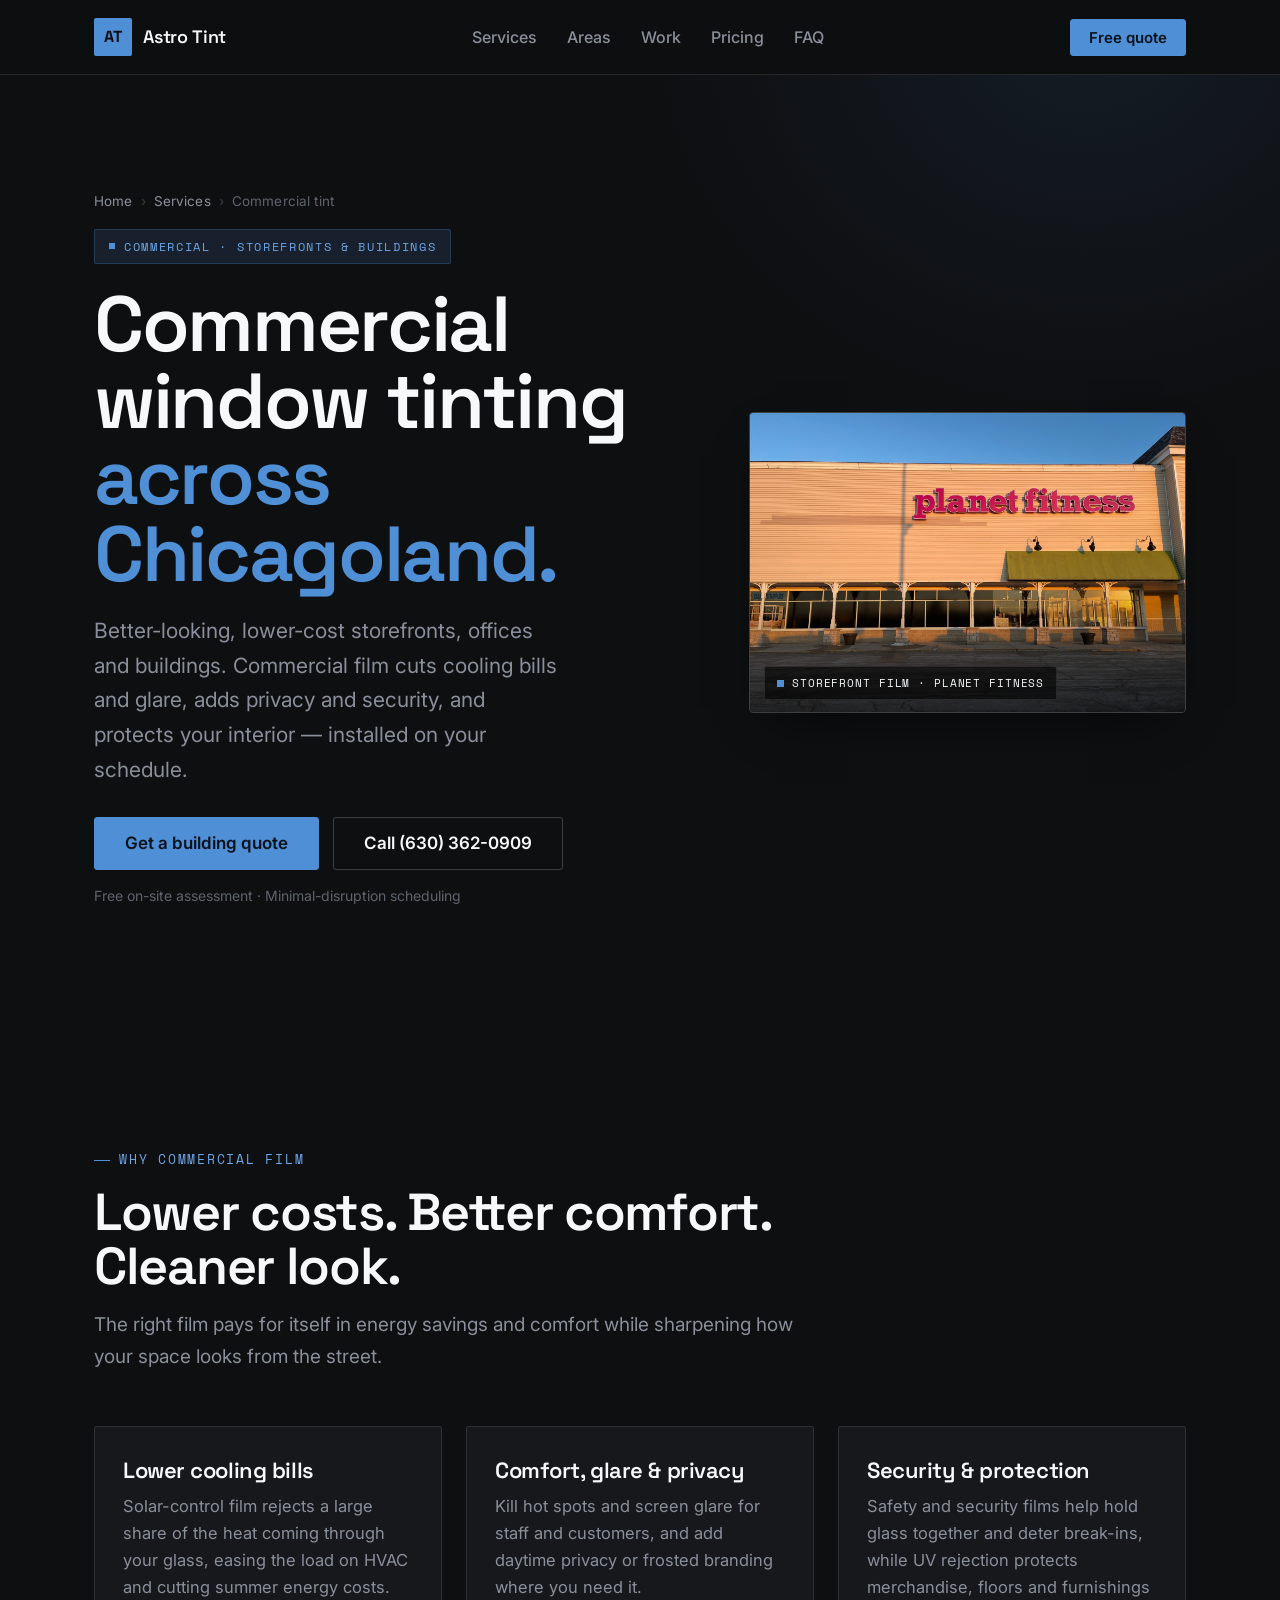
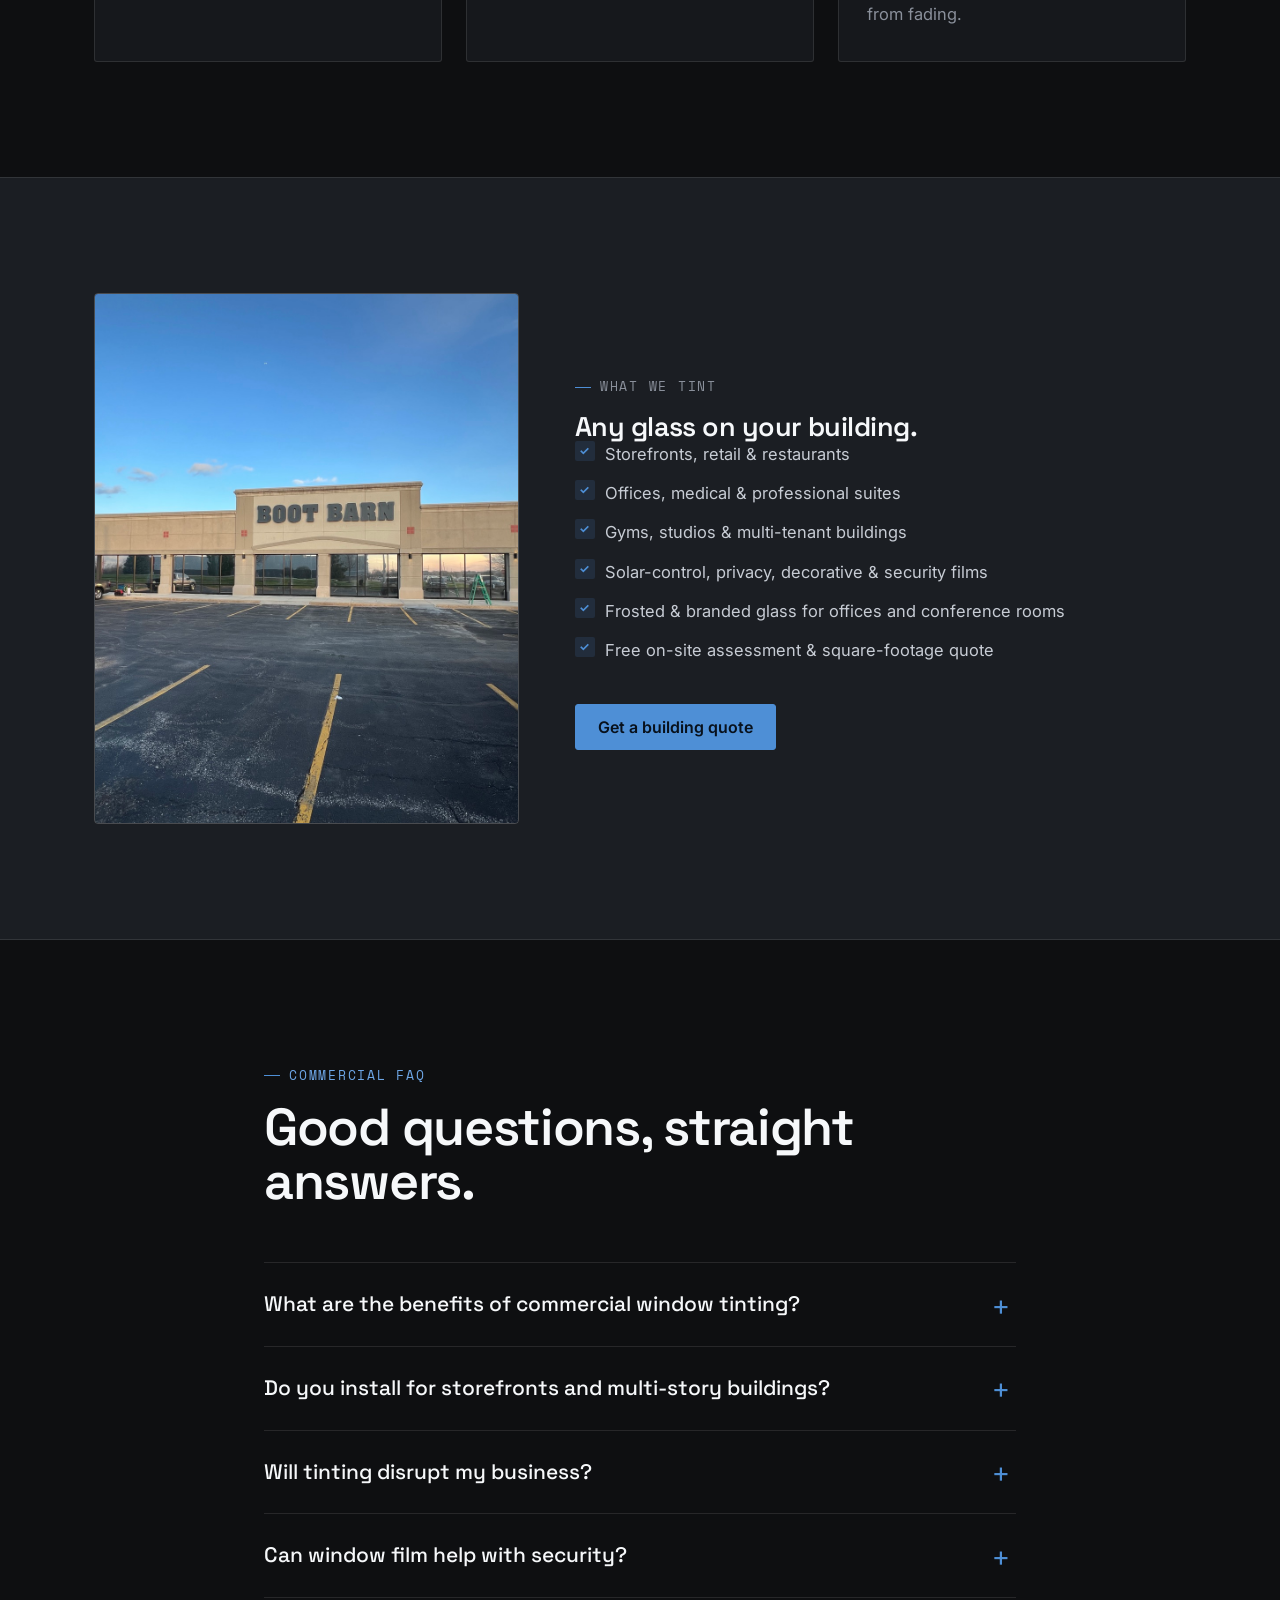
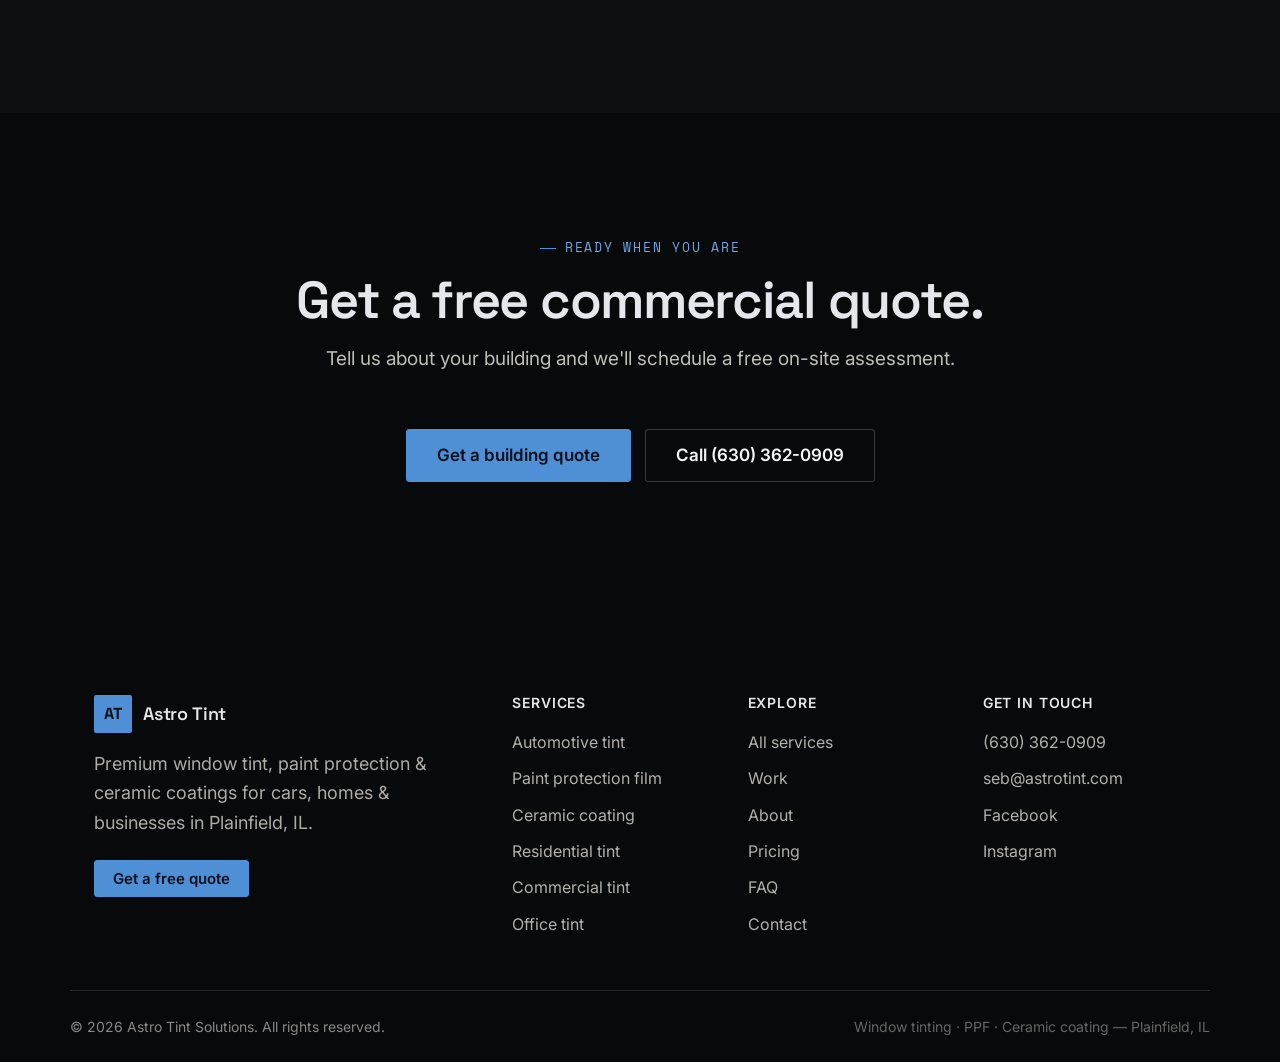
<file: commercial-buildings/index.html>
<!doctype html>
<html lang="en">
<head>
  <meta charset="utf-8" />
  <meta name="viewport" content="width=device-width, initial-scale=1" />

  <title>Commercial Window Tinting in Plainfield &amp; Chicagoland | Astro Tint Solutions</title>
  <meta name="description" content="Commercial window tinting for storefronts, offices & buildings across Chicagoland. Cut cooling bills, add privacy & security, and protect interiors. Free on-site assessment." />
  <meta name="robots" content="index, follow, max-image-preview:large" />
  <meta name="theme-color" content="#0E0F11" />
  <link rel="canonical" href="https://coltoncurtner.github.io/astro-tint/commercial-buildings/" />

  <meta property="og:type" content="website" />
  <meta property="og:title" content="Commercial Window Tinting in Plainfield & Chicagoland | Astro Tint Solutions" />
  <meta property="og:description" content="Storefront, office and building window film that lowers cooling costs, adds privacy and protects interiors across Chicagoland." />
  <meta property="og:url" content="https://coltoncurtner.github.io/astro-tint/commercial-buildings/" />
  <meta property="og:site_name" content="Astro Tint Solutions" />
  <meta property="og:image" content="https://coltoncurtner.github.io/astro-tint/assets/og-image.png" />
  <meta property="og:image:width" content="1200" />
  <meta property="og:image:height" content="630" />
  <meta name="twitter:card" content="summary_large_image" />
  <meta name="twitter:image" content="https://coltoncurtner.github.io/astro-tint/assets/og-image.png" />

  <link rel="icon" href="../assets/favicon.svg" type="image/svg+xml" />
  <link rel="preconnect" href="https://fonts.googleapis.com" />
  <link rel="preconnect" href="https://fonts.gstatic.com" crossorigin />
  <link href="https://fonts.googleapis.com/css2?family=Space+Grotesk:wght@500;600;700&family=Space+Mono:wght@400;700&family=Inter:wght@400;500;600&display=swap" rel="stylesheet" />
  <link rel="stylesheet" href="../css/styles.css?v=6" />

  <script type="application/ld+json">
  {
    "@context": "https://schema.org",
    "@type": "Service",
    "serviceType": "Commercial Window Tinting",
    "name": "Commercial Window Tinting",
    "url": "https://coltoncurtner.github.io/astro-tint/commercial-buildings/",
    "areaServed": [
      { "@type": "City", "name": "Plainfield" },
      { "@type": "City", "name": "Chicago" },
      { "@type": "City", "name": "Naperville" },
      { "@type": "City", "name": "Joliet" },
      { "@type": "AdministrativeArea", "name": "Will County, IL" },
      { "@type": "AdministrativeArea", "name": "DuPage County, IL" },
      { "@type": "AdministrativeArea", "name": "Cook County, IL" }
    ],
    "provider": {
      "@type": "AutoBodyShop",
      "@id": "https://coltoncurtner.github.io/astro-tint/#business",
      "name": "Astro Tint Solutions",
      "telephone": "+1-630-362-0909",
      "address": { "@type": "PostalAddress", "streetAddress": "22300 W Old Renwick Rd", "addressLocality": "Plainfield", "addressRegion": "IL", "postalCode": "60544", "addressCountry": "US" }
    }
  }
  </script>
  <script type="application/ld+json">
  {
    "@context": "https://schema.org",
    "@type": "BreadcrumbList",
    "itemListElement": [
      { "@type": "ListItem", "position": 1, "name": "Home", "item": "https://coltoncurtner.github.io/astro-tint/" },
      { "@type": "ListItem", "position": 2, "name": "Services", "item": "https://coltoncurtner.github.io/astro-tint/services/" },
      { "@type": "ListItem", "position": 3, "name": "Commercial Window Tinting", "item": "https://coltoncurtner.github.io/astro-tint/commercial-buildings/" }
    ]
  }
  </script>
  <script type="application/ld+json">
  {
    "@context": "https://schema.org",
    "@type": "FAQPage",
    "mainEntity": [
      { "@type": "Question", "name": "What are the benefits of commercial window tinting?", "acceptedAnswer": { "@type": "Answer", "text": "Commercial film lowers cooling costs by rejecting solar heat, reduces glare on screens, adds daytime privacy and security, protects merchandise and interiors from fading, and gives storefronts a cleaner, more uniform look." } },
      { "@type": "Question", "name": "Do you install for storefronts and multi-story buildings?", "acceptedAnswer": { "@type": "Answer", "text": "Yes. We tint storefronts, offices, restaurants, gyms, medical and retail spaces, and larger buildings. We'll do a free on-site assessment and quote by the square footage and film." } },
      { "@type": "Question", "name": "Will tinting disrupt my business?", "acceptedAnswer": { "@type": "Answer", "text": "We schedule around your hours — including evenings and weekends when needed — to keep disruption to a minimum." } },
      { "@type": "Question", "name": "Can window film help with security?", "acceptedAnswer": { "@type": "Answer", "text": "Yes. Safety and security films help hold glass together on impact, deter smash-and-grab, and add privacy. We'll recommend the right film for your goals." } }
    ]
  }
  </script>
</head>

<body>
  <a class="skip-link" href="#main">Skip to content</a>

  <header class="site-header" id="siteHeader">
    <div class="container header-inner">
      <a class="brand" href="../" aria-label="Astro Tint Solutions — home">
        <span class="brand-mark" aria-hidden="true">AT</span>
        <span class="brand-name">Astro Tint</span>
      </a>
      <nav class="nav" aria-label="Primary">
        <a href="../services/">Services</a>
        <a href="../#areas">Areas</a>
        <a href="../#work">Work</a>
        <a href="../#pricing">Pricing</a>
        <a href="../#faq">FAQ</a>
      </nav>
      <a class="btn btn-primary btn-sm header-cta" href="../#quote">Free quote</a>
      <a class="header-call" href="tel:+16303620909" aria-label="Call Astro Tint at 630-362-0909">
        <svg viewBox="0 0 24 24" fill="none" stroke="currentColor" stroke-width="1.9" stroke-linecap="round" stroke-linejoin="round"><path d="M22 16.92v3a2 2 0 0 1-2.18 2 19.79 19.79 0 0 1-8.63-3.07 19.5 19.5 0 0 1-6-6 19.79 19.79 0 0 1-3.07-8.67A2 2 0 0 1 4.11 2h3a2 2 0 0 1 2 1.72c.13.96.36 1.9.7 2.81a2 2 0 0 1-.45 2.11L8.09 9.91a16 16 0 0 0 6 6l1.27-1.27a2 2 0 0 1 2.11-.45c.91.34 1.85.57 2.81.7A2 2 0 0 1 22 16.92z"/></svg>
      </a>
      <button class="nav-toggle" aria-label="Open menu" aria-expanded="false" aria-controls="mobileNav">
        <span></span><span></span><span></span>
      </button>
    </div>
    <div class="mobile-nav" id="mobileNav" hidden>
      <a href="../services/">Services</a>
      <a href="../#areas">Service area</a>
      <a href="../#work">Work</a>
      <a href="../about/">About</a>
      <a href="../#pricing">Pricing</a>
      <a href="../#faq">FAQ</a>
      <a class="btn btn-primary" href="../#quote">Free quote</a>
    </div>
  </header>

  <main id="main">
    <section class="hero">
      <div class="container hero-grid">
        <div class="hero-copy reveal">
          <nav class="crumbs" aria-label="Breadcrumb"><a href="../">Home</a><span aria-hidden="true">›</span><a href="../services/">Services</a><span aria-hidden="true">›</span>Commercial tint</nav>
          <p class="eyebrow"><span class="dot"></span> Commercial · Storefronts &amp; buildings</p>
          <h1>Commercial window tinting <span class="accent">across Chicagoland.</span></h1>
          <p class="lede">Better-looking, lower-cost storefronts, offices and buildings. Commercial film cuts cooling bills and glare, adds privacy and security, and protects your interior — installed on your schedule.</p>
          <div class="hero-cta">
            <a class="btn btn-primary btn-lg" href="../#quote">Get a building quote</a>
            <a class="btn btn-ghost btn-lg" href="tel:+16303620909">Call (630) 362-0909</a>
          </div>
          <p class="cta-reassure">Free on-site assessment · Minimal-disruption scheduling</p>
        </div>
        <div class="hero-visual reveal">
          <figure class="hero-photo">
            <img src="../assets/work/comm-01.jpg" alt="Planet Fitness storefront windows tinted by Astro Tint Solutions" loading="eager" decoding="async" />
            <figcaption class="hero-photo-tag"><span class="dot" aria-hidden="true"></span> Storefront film · Planet Fitness</figcaption>
          </figure>
        </div>
      </div>
    </section>

    <section class="section">
      <div class="container">
        <header class="section-head reveal"><p class="kicker">Why commercial film</p><h2>Lower costs. Better comfort. Cleaner look.</h2><p class="section-sub">The right film pays for itself in energy savings and comfort while sharpening how your space looks from the street.</p></header>
        <div class="cards-3">
          <article class="card reveal"><h3>Lower cooling bills</h3><p>Solar-control film rejects a large share of the heat coming through your glass, easing the load on HVAC and cutting summer energy costs.</p></article>
          <article class="card reveal"><h3>Comfort, glare &amp; privacy</h3><p>Kill hot spots and screen glare for staff and customers, and add daytime privacy or frosted branding where you need it.</p></article>
          <article class="card reveal"><h3>Security &amp; protection</h3><p>Safety and security films help hold glass together and deter break-ins, while UV rejection protects merchandise, floors and furnishings from fading.</p></article>
        </div>
      </div>
    </section>

    <section class="section section-tint">
      <div class="container about-grid">
        <div class="about-photo-frame reveal">
          <img class="about-photo" src="../assets/work/comm-03.jpg" alt="Boot Barn retail storefront with commercial window tint" loading="lazy" decoding="async" />
        </div>
        <div class="about-copy reveal">
          <p class="kicker">What we tint</p>
          <h2>Any glass on your building.</h2>
          <ul class="ticks">
            <li>Storefronts, retail &amp; restaurants</li>
            <li>Offices, medical &amp; professional suites</li>
            <li>Gyms, studios &amp; multi-tenant buildings</li>
            <li>Solar-control, privacy, decorative &amp; security films</li>
            <li>Frosted &amp; branded glass for <a href="../office-tint/">offices</a> and conference rooms</li>
            <li>Free on-site assessment &amp; square-footage quote</li>
          </ul>
          <a class="btn btn-primary" href="../#quote">Get a building quote</a>
        </div>
      </div>
    </section>

    <section class="section">
      <div class="container container-narrow">
        <header class="section-head reveal"><p class="kicker">Commercial FAQ</p><h2>Good questions, straight answers.</h2></header>
        <div class="faq-list reveal">
          <details><summary>What are the benefits of commercial window tinting?</summary><p>Commercial film lowers cooling costs by rejecting solar heat, reduces glare on screens, adds daytime privacy and security, protects merchandise and interiors from fading, and gives storefronts a cleaner, more uniform look.</p></details>
          <details><summary>Do you install for storefronts and multi-story buildings?</summary><p>Yes. We tint storefronts, offices, restaurants, gyms, medical and retail spaces, and larger buildings. We'll do a free on-site assessment and quote by the square footage and film.</p></details>
          <details><summary>Will tinting disrupt my business?</summary><p>We schedule around your hours — including evenings and weekends when needed — to keep disruption to a minimum.</p></details>
          <details><summary>Can window film help with security?</summary><p>Yes. Safety and security films help hold glass together on impact, deter smash-and-grab, and add privacy. We'll recommend the right film for your goals.</p></details>
        </div>
      </div>
    </section>

    <section class="section section-dark">
      <div class="container book-inner">
        <header class="section-head center reveal"><p class="kicker light">Ready when you are</p><h2>Get a free commercial quote.</h2><p class="section-sub light">Tell us about your building and we'll schedule a free on-site assessment.</p></header>
        <div class="hero-cta reveal" style="justify-content:center">
          <a class="btn btn-primary btn-lg" href="../#quote">Get a building quote</a>
          <a class="btn btn-ghost btn-lg" href="tel:+16303620909">Call (630) 362-0909</a>
        </div>
      </div>
    </section>
  </main>

  <footer class="site-footer">
    <div class="container footer-inner">
      <div class="footer-brand">
        <a class="brand" href="../"><span class="brand-mark" aria-hidden="true">AT</span><span class="brand-name">Astro Tint</span></a>
        <p>Premium window tint, paint protection &amp; ceramic coatings for cars, homes &amp; businesses in Plainfield, IL.</p>
        <a class="btn btn-primary btn-sm" href="../#quote">Get a free quote</a>
      </div>
      <nav class="footer-nav" aria-label="Footer">
        <div><h4>Services</h4><a href="../car-tint/">Automotive tint</a><a href="../ppf-applications/">Paint protection film</a><a href="../ceramic-coatings/">Ceramic coating</a><a href="../residential-tint/">Residential tint</a><a href="../commercial-buildings/">Commercial tint</a><a href="../office-tint/">Office tint</a></div>
        <div><h4>Explore</h4><a href="../services/">All services</a><a href="../#work">Work</a><a href="../about/">About</a><a href="../#pricing">Pricing</a><a href="../#faq">FAQ</a><a href="../contact/">Contact</a></div>
        <div><h4>Get in touch</h4><a href="tel:+16303620909">(630) 362-0909</a><a href="mailto:seb@astrotint.com">seb@astrotint.com</a><a href="https://www.facebook.com/astrotintservices" target="_blank" rel="noopener">Facebook</a><a href="https://www.instagram.com/astrotintsolutions/" target="_blank" rel="noopener">Instagram</a></div>
      </nav>
    </div>
    <div class="container footer-bottom">
      <p>&copy; <span id="year"></span> Astro Tint Solutions. All rights reserved.</p>
      <p class="muted">Window tinting · PPF · Ceramic coating — Plainfield, IL</p>
    </div>
  </footer>

  <div class="mobile-cta" id="mobileCta"><a class="btn btn-primary" href="../#quote">Get my free quote</a></div>
  <script src="../js/main.js?v=3" defer></script>
</body>
</html>
</file>
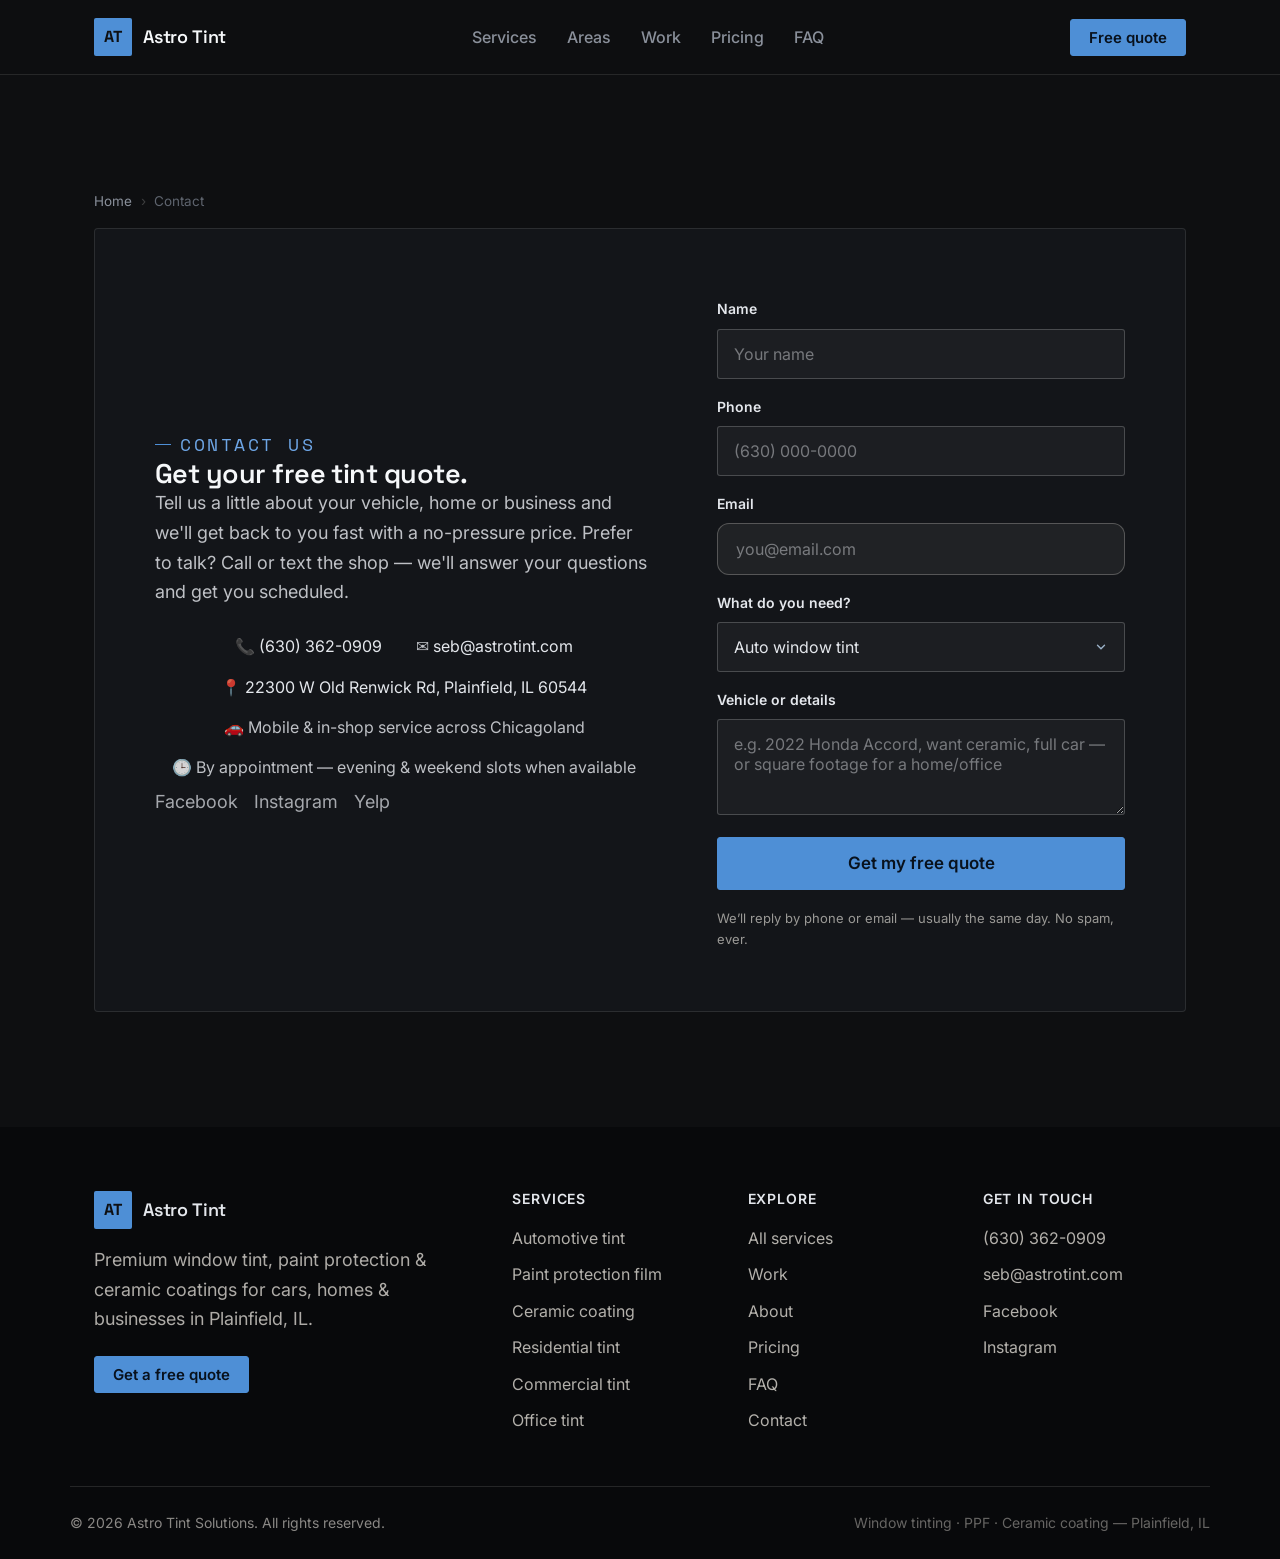
<file: contact/index.html>
<!doctype html>
<html lang="en">
<head>
  <meta charset="utf-8" />
  <meta name="viewport" content="width=device-width, initial-scale=1" />

  <title>Contact Astro Tint Solutions — Plainfield &amp; Chicagoland | Free Quote</title>
  <meta name="description" content="Contact Astro Tint Solutions in Plainfield, IL for a free window tint, PPF or ceramic coating quote. Call (630) 362-0909 or request a quote online. Mobile & in-shop service." />
  <meta name="robots" content="index, follow, max-image-preview:large" />
  <meta name="theme-color" content="#0E0F11" />
  <link rel="canonical" href="https://coltoncurtner.github.io/astro-tint/contact/" />

  <meta property="og:type" content="website" />
  <meta property="og:title" content="Contact Astro Tint Solutions — Plainfield & Chicagoland" />
  <meta property="og:description" content="Call (630) 362-0909 or request a free window tint, PPF or ceramic coating quote online. Mobile & in-shop service across Chicagoland." />
  <meta property="og:url" content="https://coltoncurtner.github.io/astro-tint/contact/" />
  <meta property="og:site_name" content="Astro Tint Solutions" />
  <meta property="og:image" content="https://coltoncurtner.github.io/astro-tint/assets/og-image.png" />
  <meta property="og:image:width" content="1200" />
  <meta property="og:image:height" content="630" />
  <meta name="twitter:card" content="summary_large_image" />
  <meta name="twitter:image" content="https://coltoncurtner.github.io/astro-tint/assets/og-image.png" />

  <link rel="icon" href="../assets/favicon.svg" type="image/svg+xml" />
  <link rel="preconnect" href="https://fonts.googleapis.com" />
  <link rel="preconnect" href="https://fonts.gstatic.com" crossorigin />
  <link href="https://fonts.googleapis.com/css2?family=Space+Grotesk:wght@500;600;700&family=Space+Mono:wght@400;700&family=Inter:wght@400;500;600&display=swap" rel="stylesheet" />
  <link rel="stylesheet" href="../css/styles.css?v=6" />

  <script type="application/ld+json">
  {
    "@context": "https://schema.org",
    "@type": "BreadcrumbList",
    "itemListElement": [
      { "@type": "ListItem", "position": 1, "name": "Home", "item": "https://coltoncurtner.github.io/astro-tint/" },
      { "@type": "ListItem", "position": 2, "name": "Contact", "item": "https://coltoncurtner.github.io/astro-tint/contact/" }
    ]
  }
  </script>
</head>

<body>
  <a class="skip-link" href="#main">Skip to content</a>

  <header class="site-header" id="siteHeader">
    <div class="container header-inner">
      <a class="brand" href="../" aria-label="Astro Tint Solutions — home">
        <span class="brand-mark" aria-hidden="true">AT</span>
        <span class="brand-name">Astro Tint</span>
      </a>
      <nav class="nav" aria-label="Primary">
        <a href="../services/">Services</a>
        <a href="../#areas">Areas</a>
        <a href="../#work">Work</a>
        <a href="../#pricing">Pricing</a>
        <a href="../#faq">FAQ</a>
      </nav>
      <a class="btn btn-primary btn-sm header-cta" href="../#quote">Free quote</a>
      <a class="header-call" href="tel:+16303620909" aria-label="Call Astro Tint at 630-362-0909">
        <svg viewBox="0 0 24 24" fill="none" stroke="currentColor" stroke-width="1.9" stroke-linecap="round" stroke-linejoin="round"><path d="M22 16.92v3a2 2 0 0 1-2.18 2 19.79 19.79 0 0 1-8.63-3.07 19.5 19.5 0 0 1-6-6 19.79 19.79 0 0 1-3.07-8.67A2 2 0 0 1 4.11 2h3a2 2 0 0 1 2 1.72c.13.96.36 1.9.7 2.81a2 2 0 0 1-.45 2.11L8.09 9.91a16 16 0 0 0 6 6l1.27-1.27a2 2 0 0 1 2.11-.45c.91.34 1.85.57 2.81.7A2 2 0 0 1 22 16.92z"/></svg>
      </a>
      <button class="nav-toggle" aria-label="Open menu" aria-expanded="false" aria-controls="mobileNav">
        <span></span><span></span><span></span>
      </button>
    </div>
    <div class="mobile-nav" id="mobileNav" hidden>
      <a href="../services/">Services</a>
      <a href="../#areas">Service area</a>
      <a href="../#work">Work</a>
      <a href="../about/">About</a>
      <a href="../#pricing">Pricing</a>
      <a href="../#faq">FAQ</a>
      <a class="btn btn-primary" href="../#quote">Free quote</a>
    </div>
  </header>

  <main id="main">
    <section class="section">
      <div class="container">
        <nav class="crumbs reveal" aria-label="Breadcrumb"><a href="../">Home</a><span aria-hidden="true">›</span>Contact</nav>
        <div class="teardown reveal">
          <div class="teardown-copy">
            <p class="kicker">Contact us</p>
            <h1>Get your free tint quote.</h1>
            <p>Tell us a little about your vehicle, home or business and we'll get back to you fast with a no-pressure price. Prefer to talk? Call or text the shop — we'll answer your questions and get you scheduled.</p>
            <ul class="contact-row">
              <li>📞 <a href="tel:+16303620909">(630) 362-0909</a></li>
              <li>✉️ <a href="mailto:seb@astrotint.com">seb@astrotint.com</a></li>
              <li>📍 <a href="https://www.google.com/maps/search/?api=1&amp;query=22300+W+Old+Renwick+Rd+Plainfield+IL+60544" target="_blank" rel="noopener">22300 W Old Renwick Rd, Plainfield, IL 60544</a></li>
              <li>🚗 Mobile &amp; in-shop service across Chicagoland</li>
              <li>🕒 By appointment — evening &amp; weekend slots when available</li>
            </ul>
            <div class="social-links" aria-label="Astro Tint on social media">
              <a href="https://www.facebook.com/astrotintservices" target="_blank" rel="noopener">Facebook</a>
              <a href="https://www.instagram.com/astrotintsolutions/" target="_blank" rel="noopener">Instagram</a>
              <a href="https://www.yelp.com/biz/astro-tint-solutions-plainfield" target="_blank" rel="noopener">Yelp</a>
            </div>
          </div>
          <form class="teardown-form" name="quote" method="POST" data-netlify="true" netlify-honeypot="bot-field" action="../thanks.html">
            <input type="hidden" name="form-name" value="quote" />
            <p class="hp"><label>Don&rsquo;t fill this out: <input name="bot-field" /></label></p>
            <label for="q-name">Name</label>
            <input id="q-name" type="text" name="name" placeholder="Your name" required />
            <label for="q-phone">Phone</label>
            <input id="q-phone" type="tel" name="phone" placeholder="(630) 000-0000" required />
            <label for="q-email">Email</label>
            <input id="q-email" type="email" name="email" placeholder="you@email.com" required />
            <label for="q-service">What do you need?</label>
            <select id="q-service" name="service">
              <option value="Auto window tint">Auto window tint</option>
              <option value="Full ceramic package">Full ceramic package</option>
              <option value="Paint protection film (PPF)">Paint protection film (PPF)</option>
              <option value="Ceramic coating">Ceramic coating</option>
              <option value="Residential / home tint">Residential / home tint</option>
              <option value="Commercial / office tint">Commercial / office tint</option>
              <option value="Not sure — need a recommendation">Not sure — need a recommendation</option>
            </select>
            <label for="q-details">Vehicle or details</label>
            <textarea id="q-details" name="details" placeholder="e.g. 2022 Honda Accord, want ceramic, full car — or square footage for a home/office"></textarea>
            <button class="btn btn-primary btn-lg" type="submit">Get my free quote</button>
            <p class="form-fine">We&rsquo;ll reply by phone or email — usually the same day. No spam, ever.</p>
          </form>
        </div>
      </div>
    </section>
  </main>

  <footer class="site-footer">
    <div class="container footer-inner">
      <div class="footer-brand">
        <a class="brand" href="../"><span class="brand-mark" aria-hidden="true">AT</span><span class="brand-name">Astro Tint</span></a>
        <p>Premium window tint, paint protection &amp; ceramic coatings for cars, homes &amp; businesses in Plainfield, IL.</p>
        <a class="btn btn-primary btn-sm" href="../#quote">Get a free quote</a>
      </div>
      <nav class="footer-nav" aria-label="Footer">
        <div><h4>Services</h4><a href="../car-tint/">Automotive tint</a><a href="../ppf-applications/">Paint protection film</a><a href="../ceramic-coatings/">Ceramic coating</a><a href="../residential-tint/">Residential tint</a><a href="../commercial-buildings/">Commercial tint</a><a href="../office-tint/">Office tint</a></div>
        <div><h4>Explore</h4><a href="../services/">All services</a><a href="../#work">Work</a><a href="../about/">About</a><a href="../#pricing">Pricing</a><a href="../#faq">FAQ</a><a href="../contact/">Contact</a></div>
        <div><h4>Get in touch</h4><a href="tel:+16303620909">(630) 362-0909</a><a href="mailto:seb@astrotint.com">seb@astrotint.com</a><a href="https://www.facebook.com/astrotintservices" target="_blank" rel="noopener">Facebook</a><a href="https://www.instagram.com/astrotintsolutions/" target="_blank" rel="noopener">Instagram</a></div>
      </nav>
    </div>
    <div class="container footer-bottom">
      <p>&copy; <span id="year"></span> Astro Tint Solutions. All rights reserved.</p>
      <p class="muted">Window tinting · PPF · Ceramic coating — Plainfield, IL</p>
    </div>
  </footer>

  <div class="mobile-cta" id="mobileCta"><a class="btn btn-primary" href="../#quote">Get my free quote</a></div>
  <script src="../js/main.js?v=3" defer></script>
</body>
</html>
</file>
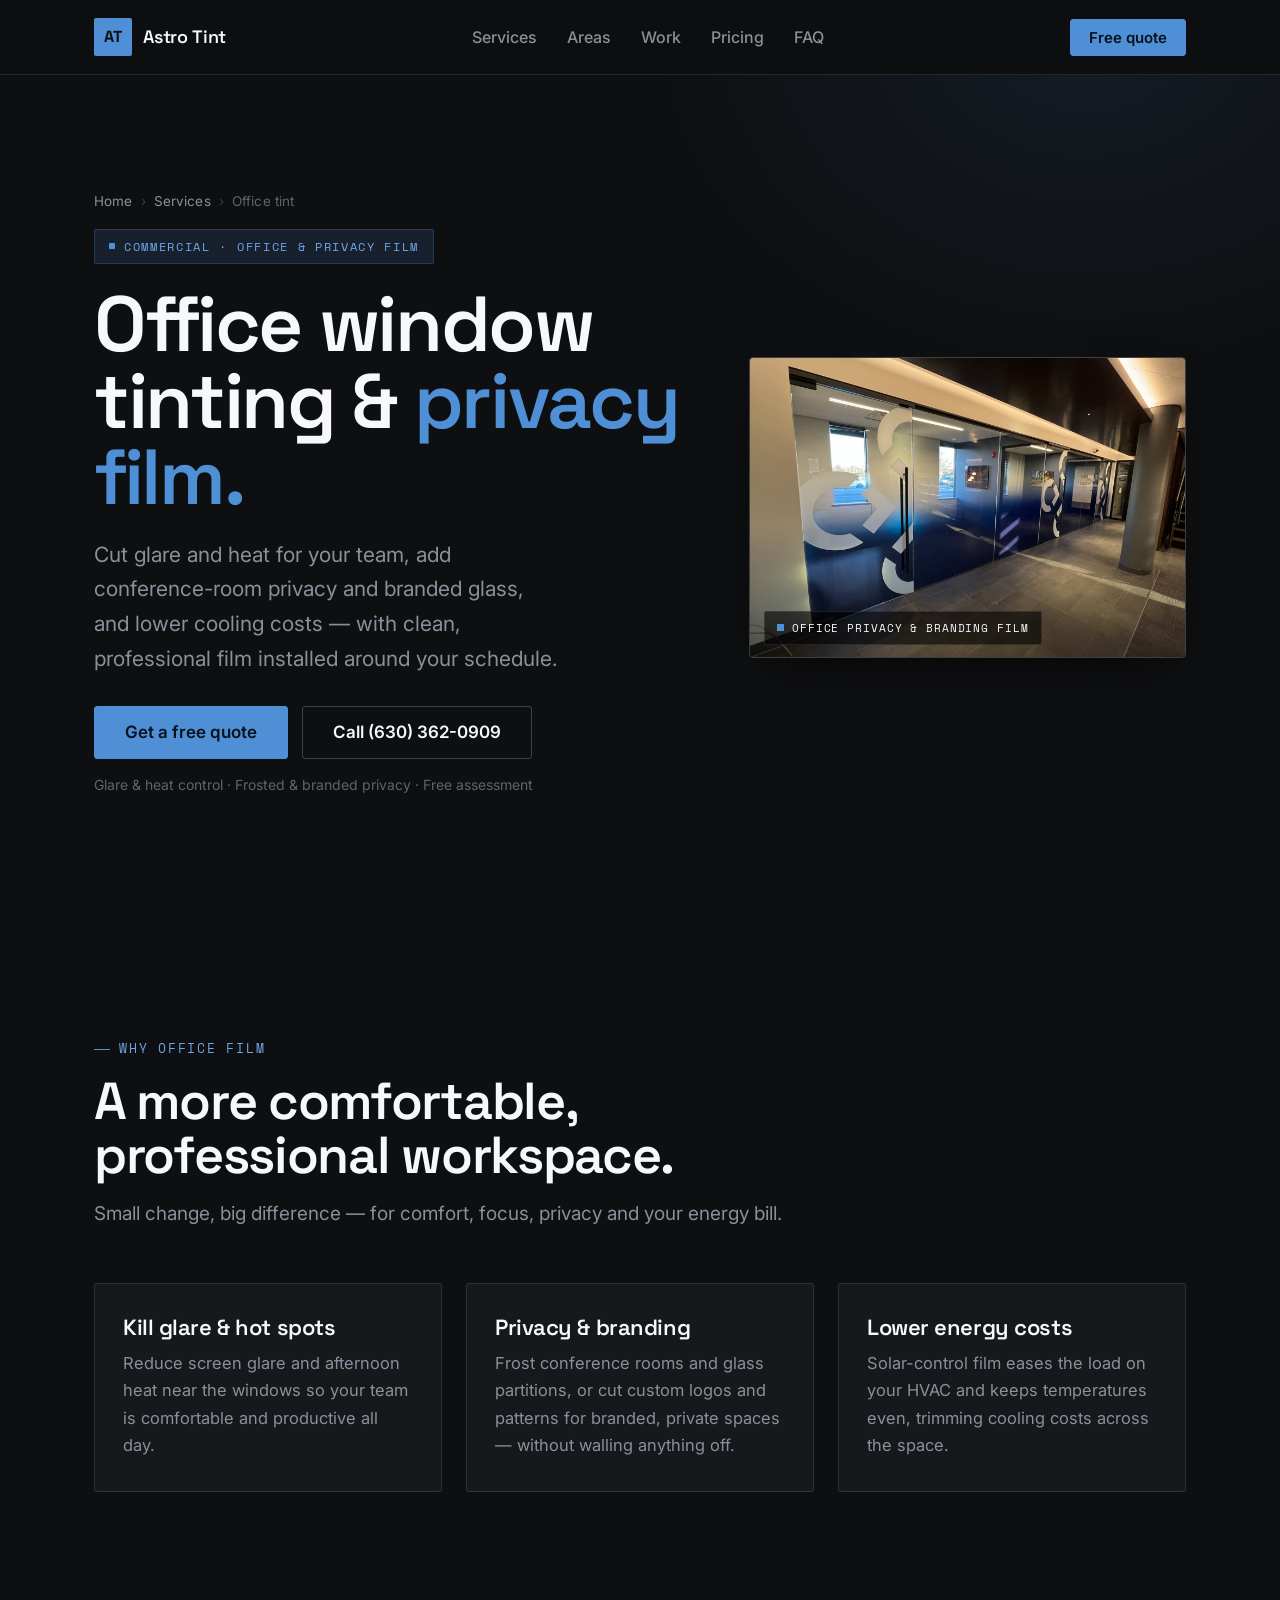
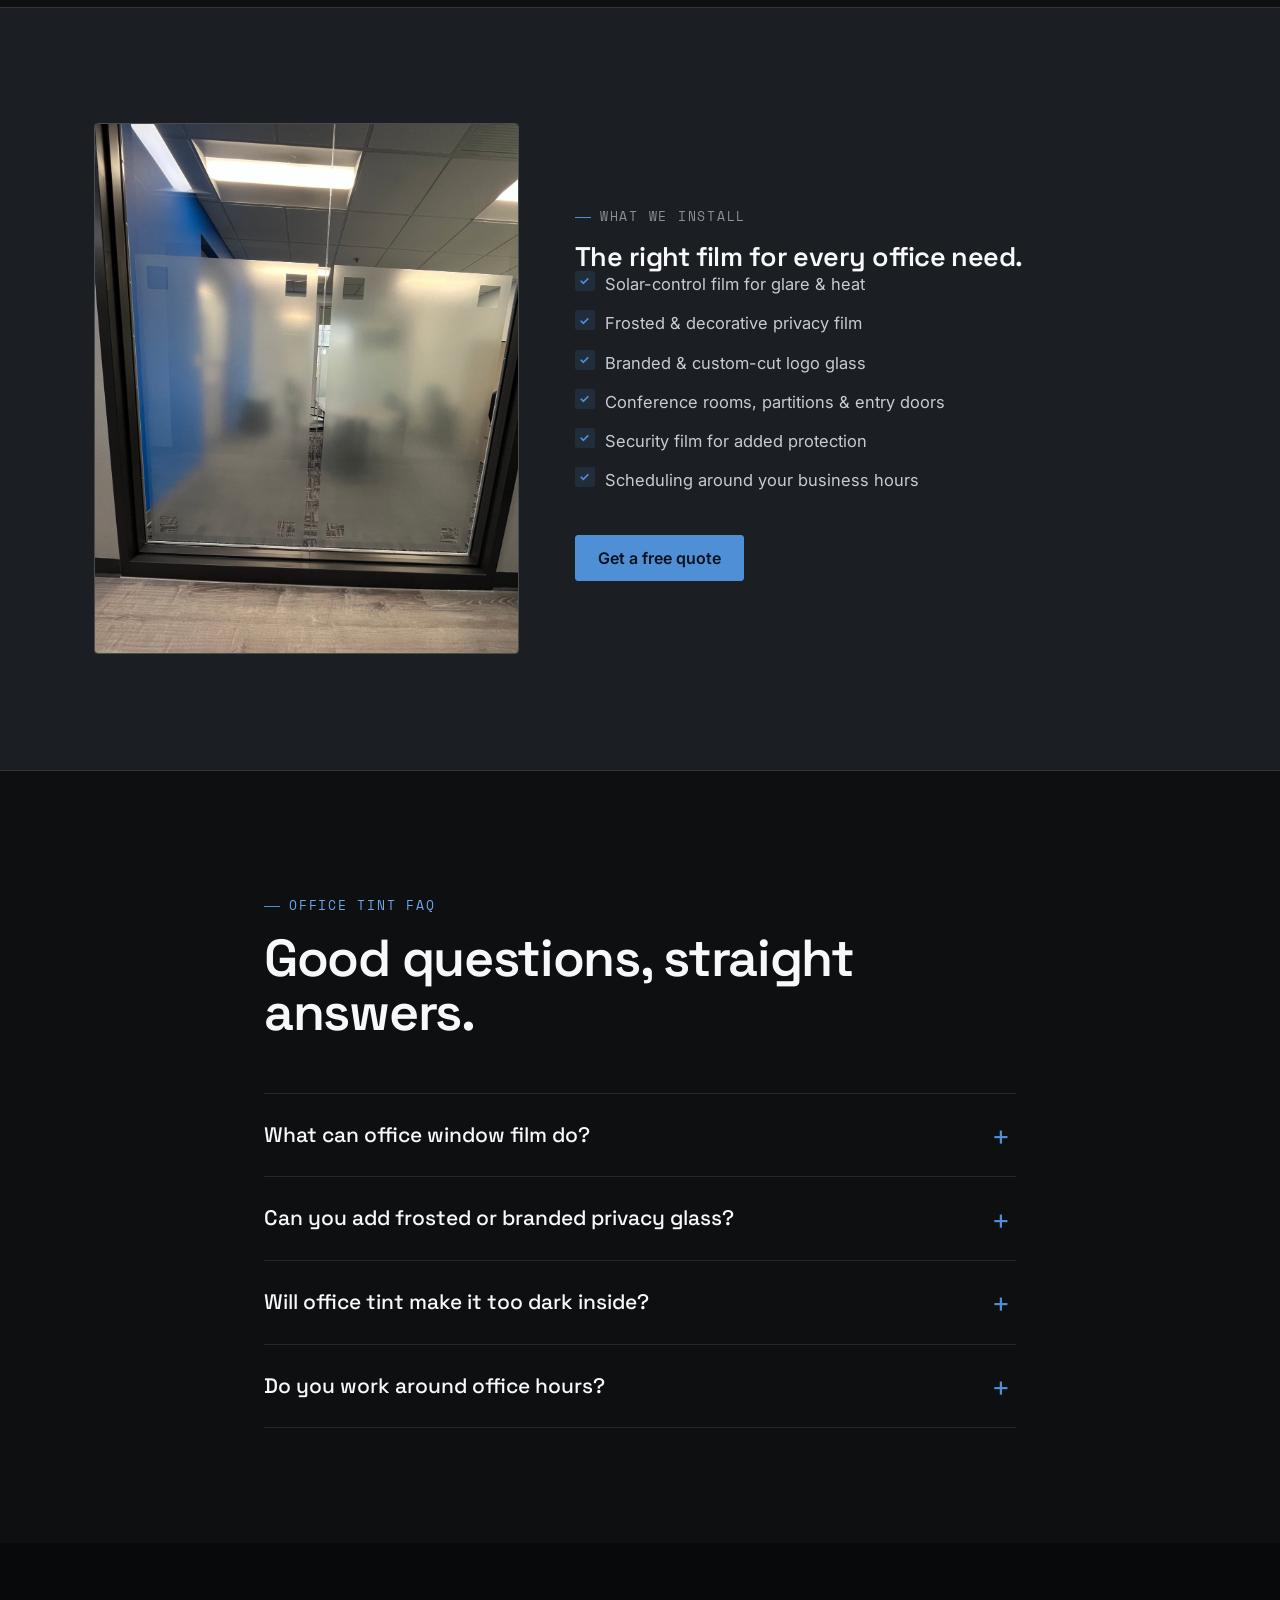
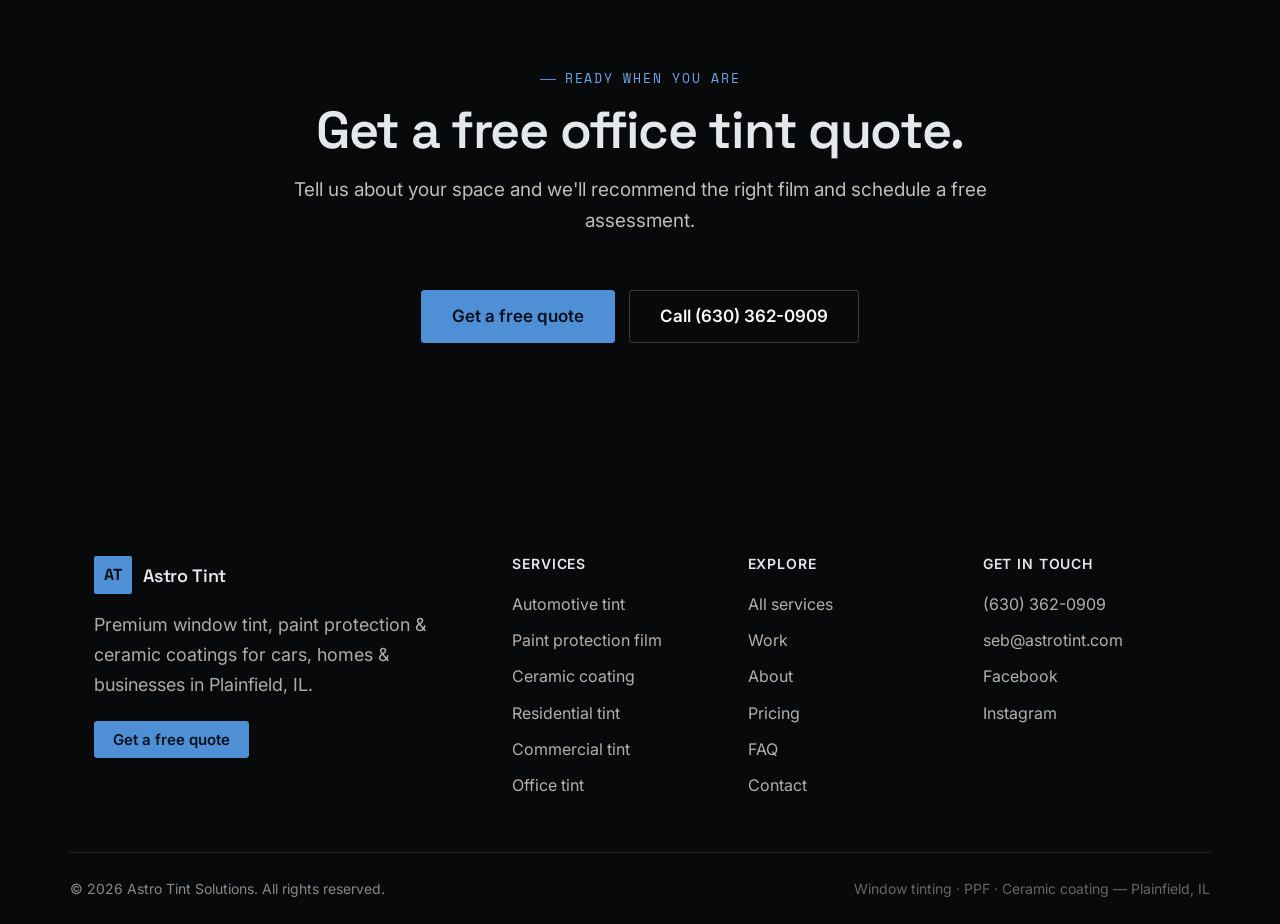
<file: office-tint/index.html>
<!doctype html>
<html lang="en">
<head>
  <meta charset="utf-8" />
  <meta name="viewport" content="width=device-width, initial-scale=1" />

  <title>Office Window Tinting &amp; Privacy Film in Chicagoland | Astro Tint Solutions</title>
  <meta name="description" content="Office window tinting and frosted privacy film across Chicagoland. Cut glare and heat, add conference-room privacy and branded glass, and lower energy costs. Free assessment." />
  <meta name="robots" content="index, follow, max-image-preview:large" />
  <meta name="theme-color" content="#0E0F11" />
  <link rel="canonical" href="https://coltoncurtner.github.io/astro-tint/office-tint/" />

  <meta property="og:type" content="website" />
  <meta property="og:title" content="Office Window Tinting & Privacy Film in Chicagoland | Astro Tint Solutions" />
  <meta property="og:description" content="Office tint and frosted privacy film that cuts glare and heat, adds privacy and branding, and lowers energy costs." />
  <meta property="og:url" content="https://coltoncurtner.github.io/astro-tint/office-tint/" />
  <meta property="og:site_name" content="Astro Tint Solutions" />
  <meta property="og:image" content="https://coltoncurtner.github.io/astro-tint/assets/og-image.png" />
  <meta property="og:image:width" content="1200" />
  <meta property="og:image:height" content="630" />
  <meta name="twitter:card" content="summary_large_image" />
  <meta name="twitter:image" content="https://coltoncurtner.github.io/astro-tint/assets/og-image.png" />

  <link rel="icon" href="../assets/favicon.svg" type="image/svg+xml" />
  <link rel="preconnect" href="https://fonts.googleapis.com" />
  <link rel="preconnect" href="https://fonts.gstatic.com" crossorigin />
  <link href="https://fonts.googleapis.com/css2?family=Space+Grotesk:wght@500;600;700&family=Space+Mono:wght@400;700&family=Inter:wght@400;500;600&display=swap" rel="stylesheet" />
  <link rel="stylesheet" href="../css/styles.css?v=6" />

  <script type="application/ld+json">
  {
    "@context": "https://schema.org",
    "@type": "Service",
    "serviceType": "Office Window Tinting",
    "name": "Office Window Tinting & Privacy Film",
    "url": "https://coltoncurtner.github.io/astro-tint/office-tint/",
    "areaServed": [
      { "@type": "City", "name": "Plainfield" },
      { "@type": "City", "name": "Chicago" },
      { "@type": "City", "name": "Naperville" },
      { "@type": "AdministrativeArea", "name": "Will County, IL" },
      { "@type": "AdministrativeArea", "name": "DuPage County, IL" },
      { "@type": "AdministrativeArea", "name": "Cook County, IL" }
    ],
    "provider": {
      "@type": "AutoBodyShop",
      "@id": "https://coltoncurtner.github.io/astro-tint/#business",
      "name": "Astro Tint Solutions",
      "telephone": "+1-630-362-0909",
      "address": { "@type": "PostalAddress", "streetAddress": "22300 W Old Renwick Rd", "addressLocality": "Plainfield", "addressRegion": "IL", "postalCode": "60544", "addressCountry": "US" }
    }
  }
  </script>
  <script type="application/ld+json">
  {
    "@context": "https://schema.org",
    "@type": "BreadcrumbList",
    "itemListElement": [
      { "@type": "ListItem", "position": 1, "name": "Home", "item": "https://coltoncurtner.github.io/astro-tint/" },
      { "@type": "ListItem", "position": 2, "name": "Services", "item": "https://coltoncurtner.github.io/astro-tint/services/" },
      { "@type": "ListItem", "position": 3, "name": "Office Window Tinting", "item": "https://coltoncurtner.github.io/astro-tint/office-tint/" }
    ]
  }
  </script>
  <script type="application/ld+json">
  {
    "@context": "https://schema.org",
    "@type": "FAQPage",
    "mainEntity": [
      { "@type": "Question", "name": "What can office window film do?", "acceptedAnswer": { "@type": "Answer", "text": "Office film cuts solar heat and screen glare, adds daytime privacy, and can frost or brand conference-room glass. It also lowers cooling costs and protects interiors from UV fading." } },
      { "@type": "Question", "name": "Can you add frosted or branded privacy glass?", "acceptedAnswer": { "@type": "Answer", "text": "Yes. We install frosted and decorative films for conference rooms, glass partitions and entry doors, and can cut custom logos or patterns for branded privacy." } },
      { "@type": "Question", "name": "Will office tint make it too dark inside?", "acceptedAnswer": { "@type": "Answer", "text": "No. Modern solar-control films reject heat and glare while staying clear, so you keep natural light and the view. We'll match the film to your light and privacy goals." } },
      { "@type": "Question", "name": "Do you work around office hours?", "acceptedAnswer": { "@type": "Answer", "text": "Yes — we schedule around your team, including evenings and weekends, so the install doesn't interrupt work." } }
    ]
  }
  </script>
</head>

<body>
  <a class="skip-link" href="#main">Skip to content</a>

  <header class="site-header" id="siteHeader">
    <div class="container header-inner">
      <a class="brand" href="../" aria-label="Astro Tint Solutions — home">
        <span class="brand-mark" aria-hidden="true">AT</span>
        <span class="brand-name">Astro Tint</span>
      </a>
      <nav class="nav" aria-label="Primary">
        <a href="../services/">Services</a>
        <a href="../#areas">Areas</a>
        <a href="../#work">Work</a>
        <a href="../#pricing">Pricing</a>
        <a href="../#faq">FAQ</a>
      </nav>
      <a class="btn btn-primary btn-sm header-cta" href="../#quote">Free quote</a>
      <a class="header-call" href="tel:+16303620909" aria-label="Call Astro Tint at 630-362-0909">
        <svg viewBox="0 0 24 24" fill="none" stroke="currentColor" stroke-width="1.9" stroke-linecap="round" stroke-linejoin="round"><path d="M22 16.92v3a2 2 0 0 1-2.18 2 19.79 19.79 0 0 1-8.63-3.07 19.5 19.5 0 0 1-6-6 19.79 19.79 0 0 1-3.07-8.67A2 2 0 0 1 4.11 2h3a2 2 0 0 1 2 1.72c.13.96.36 1.9.7 2.81a2 2 0 0 1-.45 2.11L8.09 9.91a16 16 0 0 0 6 6l1.27-1.27a2 2 0 0 1 2.11-.45c.91.34 1.85.57 2.81.7A2 2 0 0 1 22 16.92z"/></svg>
      </a>
      <button class="nav-toggle" aria-label="Open menu" aria-expanded="false" aria-controls="mobileNav">
        <span></span><span></span><span></span>
      </button>
    </div>
    <div class="mobile-nav" id="mobileNav" hidden>
      <a href="../services/">Services</a>
      <a href="../#areas">Service area</a>
      <a href="../#work">Work</a>
      <a href="../about/">About</a>
      <a href="../#pricing">Pricing</a>
      <a href="../#faq">FAQ</a>
      <a class="btn btn-primary" href="../#quote">Free quote</a>
    </div>
  </header>

  <main id="main">
    <section class="hero">
      <div class="container hero-grid">
        <div class="hero-copy reveal">
          <nav class="crumbs" aria-label="Breadcrumb"><a href="../">Home</a><span aria-hidden="true">›</span><a href="../services/">Services</a><span aria-hidden="true">›</span>Office tint</nav>
          <p class="eyebrow"><span class="dot"></span> Commercial · Office &amp; privacy film</p>
          <h1>Office window tinting &amp; <span class="accent">privacy film.</span></h1>
          <p class="lede">Cut glare and heat for your team, add conference-room privacy and branded glass, and lower cooling costs — with clean, professional film installed around your schedule.</p>
          <div class="hero-cta">
            <a class="btn btn-primary btn-lg" href="../#quote">Get a free quote</a>
            <a class="btn btn-ghost btn-lg" href="tel:+16303620909">Call (630) 362-0909</a>
          </div>
          <p class="cta-reassure">Glare &amp; heat control · Frosted &amp; branded privacy · Free assessment</p>
        </div>
        <div class="hero-visual reveal">
          <figure class="hero-photo">
            <img src="../assets/work/comm-06.jpg" alt="Branded frosted glass office partition with privacy film by Astro Tint Solutions" loading="eager" decoding="async" />
            <figcaption class="hero-photo-tag"><span class="dot" aria-hidden="true"></span> Office privacy &amp; branding film</figcaption>
          </figure>
        </div>
      </div>
    </section>

    <section class="section">
      <div class="container">
        <header class="section-head reveal"><p class="kicker">Why office film</p><h2>A more comfortable, professional workspace.</h2><p class="section-sub">Small change, big difference — for comfort, focus, privacy and your energy bill.</p></header>
        <div class="cards-3">
          <article class="card reveal"><h3>Kill glare &amp; hot spots</h3><p>Reduce screen glare and afternoon heat near the windows so your team is comfortable and productive all day.</p></article>
          <article class="card reveal"><h3>Privacy &amp; branding</h3><p>Frost conference rooms and glass partitions, or cut custom logos and patterns for branded, private spaces — without walling anything off.</p></article>
          <article class="card reveal"><h3>Lower energy costs</h3><p>Solar-control film eases the load on your HVAC and keeps temperatures even, trimming cooling costs across the space.</p></article>
        </div>
      </div>
    </section>

    <section class="section section-tint">
      <div class="container about-grid">
        <div class="about-photo-frame reveal">
          <img class="about-photo" src="../assets/work/office-02.jpg" alt="Frosted privacy film on an interior office glass wall" loading="lazy" decoding="async" />
        </div>
        <div class="about-copy reveal">
          <p class="kicker">What we install</p>
          <h2>The right film for every office need.</h2>
          <ul class="ticks">
            <li>Solar-control film for glare &amp; heat</li>
            <li>Frosted &amp; decorative privacy film</li>
            <li>Branded &amp; custom-cut logo glass</li>
            <li>Conference rooms, partitions &amp; entry doors</li>
            <li>Security film for added protection</li>
            <li>Scheduling around your business hours</li>
          </ul>
          <a class="btn btn-primary" href="../#quote">Get a free quote</a>
        </div>
      </div>
    </section>

    <section class="section">
      <div class="container container-narrow">
        <header class="section-head reveal"><p class="kicker">Office tint FAQ</p><h2>Good questions, straight answers.</h2></header>
        <div class="faq-list reveal">
          <details><summary>What can office window film do?</summary><p>Office film cuts solar heat and screen glare, adds daytime privacy, and can frost or brand conference-room glass. It also lowers cooling costs and protects interiors from UV fading.</p></details>
          <details><summary>Can you add frosted or branded privacy glass?</summary><p>Yes. We install frosted and decorative films for conference rooms, glass partitions and entry doors, and can cut custom logos or patterns for branded privacy.</p></details>
          <details><summary>Will office tint make it too dark inside?</summary><p>No. Modern solar-control films reject heat and glare while staying clear, so you keep natural light and the view. We'll match the film to your light and privacy goals.</p></details>
          <details><summary>Do you work around office hours?</summary><p>Yes — we schedule around your team, including evenings and weekends, so the install doesn't interrupt work.</p></details>
        </div>
      </div>
    </section>

    <section class="section section-dark">
      <div class="container book-inner">
        <header class="section-head center reveal"><p class="kicker light">Ready when you are</p><h2>Get a free office tint quote.</h2><p class="section-sub light">Tell us about your space and we'll recommend the right film and schedule a free assessment.</p></header>
        <div class="hero-cta reveal" style="justify-content:center">
          <a class="btn btn-primary btn-lg" href="../#quote">Get a free quote</a>
          <a class="btn btn-ghost btn-lg" href="tel:+16303620909">Call (630) 362-0909</a>
        </div>
      </div>
    </section>
  </main>

  <footer class="site-footer">
    <div class="container footer-inner">
      <div class="footer-brand">
        <a class="brand" href="../"><span class="brand-mark" aria-hidden="true">AT</span><span class="brand-name">Astro Tint</span></a>
        <p>Premium window tint, paint protection &amp; ceramic coatings for cars, homes &amp; businesses in Plainfield, IL.</p>
        <a class="btn btn-primary btn-sm" href="../#quote">Get a free quote</a>
      </div>
      <nav class="footer-nav" aria-label="Footer">
        <div><h4>Services</h4><a href="../car-tint/">Automotive tint</a><a href="../ppf-applications/">Paint protection film</a><a href="../ceramic-coatings/">Ceramic coating</a><a href="../residential-tint/">Residential tint</a><a href="../commercial-buildings/">Commercial tint</a><a href="../office-tint/">Office tint</a></div>
        <div><h4>Explore</h4><a href="../services/">All services</a><a href="../#work">Work</a><a href="../about/">About</a><a href="../#pricing">Pricing</a><a href="../#faq">FAQ</a><a href="../contact/">Contact</a></div>
        <div><h4>Get in touch</h4><a href="tel:+16303620909">(630) 362-0909</a><a href="mailto:seb@astrotint.com">seb@astrotint.com</a><a href="https://www.facebook.com/astrotintservices" target="_blank" rel="noopener">Facebook</a><a href="https://www.instagram.com/astrotintsolutions/" target="_blank" rel="noopener">Instagram</a></div>
      </nav>
    </div>
    <div class="container footer-bottom">
      <p>&copy; <span id="year"></span> Astro Tint Solutions. All rights reserved.</p>
      <p class="muted">Window tinting · PPF · Ceramic coating — Plainfield, IL</p>
    </div>
  </footer>

  <div class="mobile-cta" id="mobileCta"><a class="btn btn-primary" href="../#quote">Get my free quote</a></div>
  <script src="../js/main.js?v=3" defer></script>
</body>
</html>
</file>
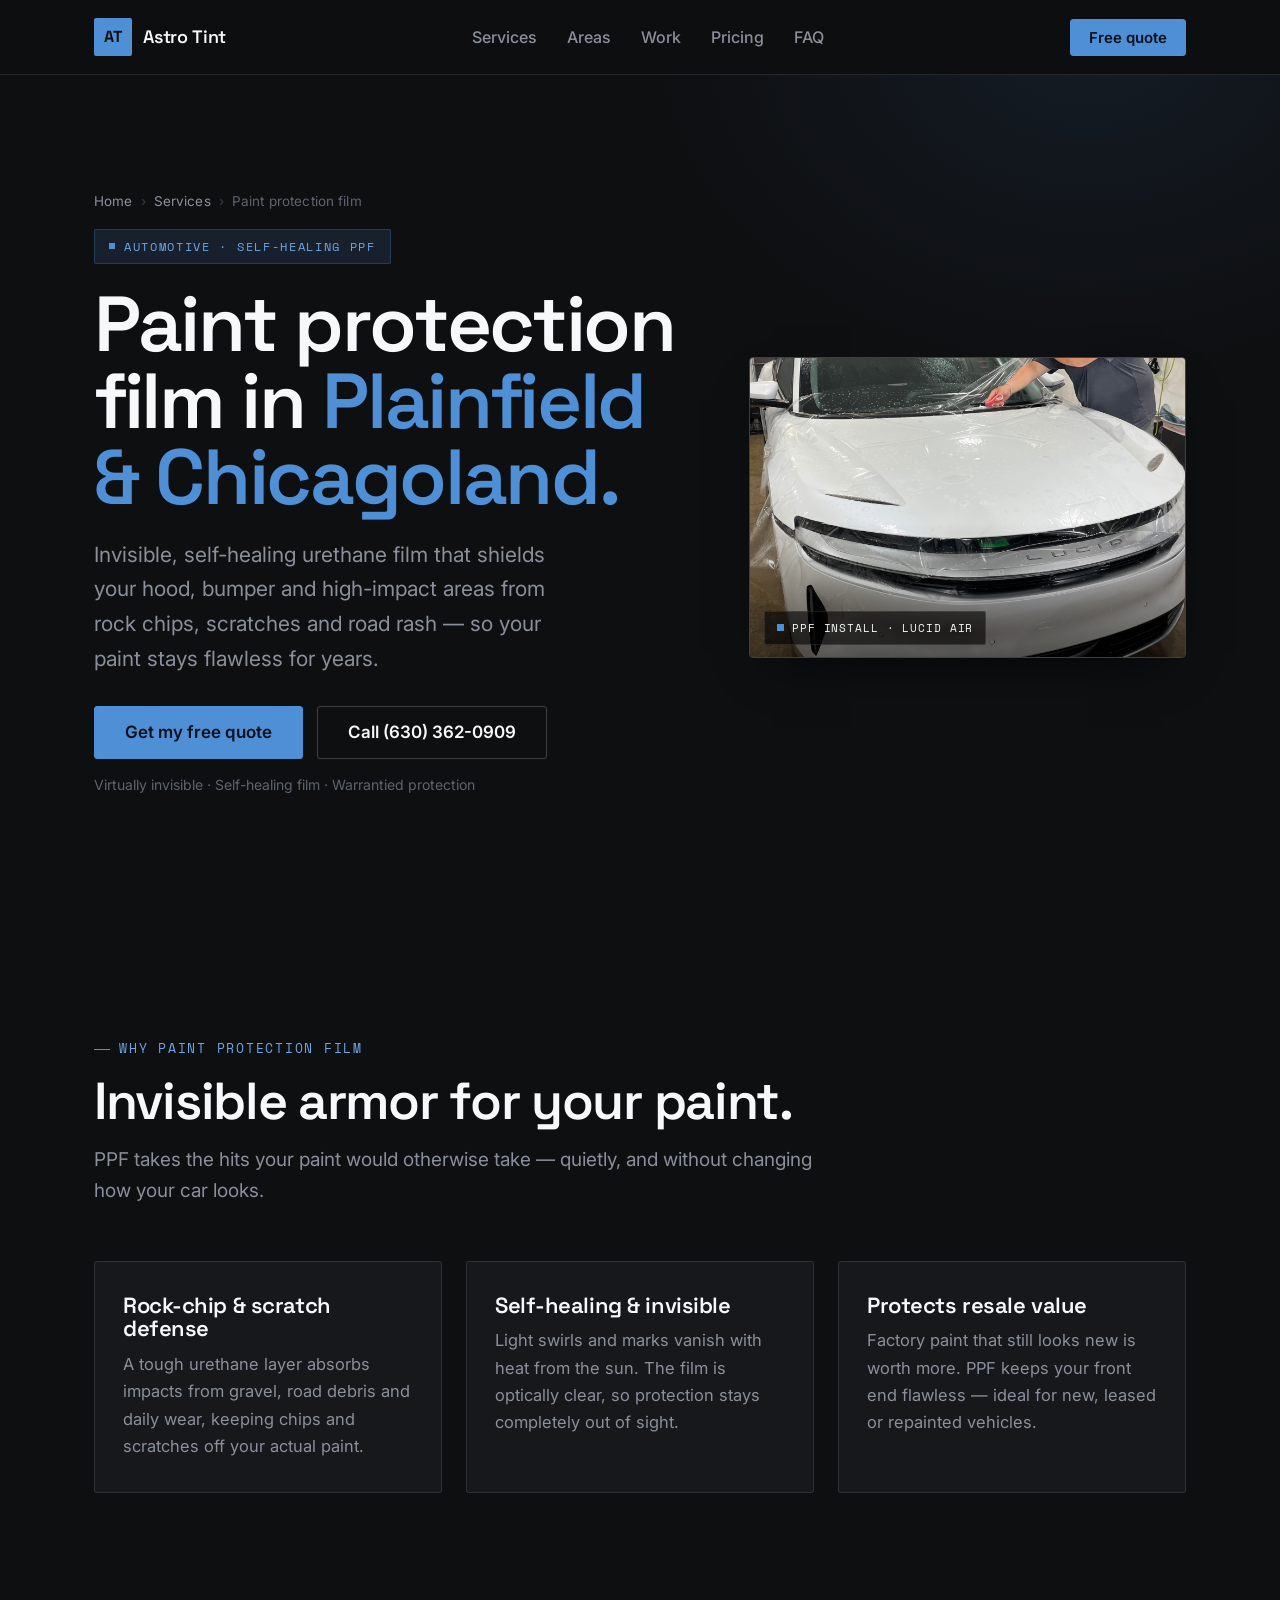
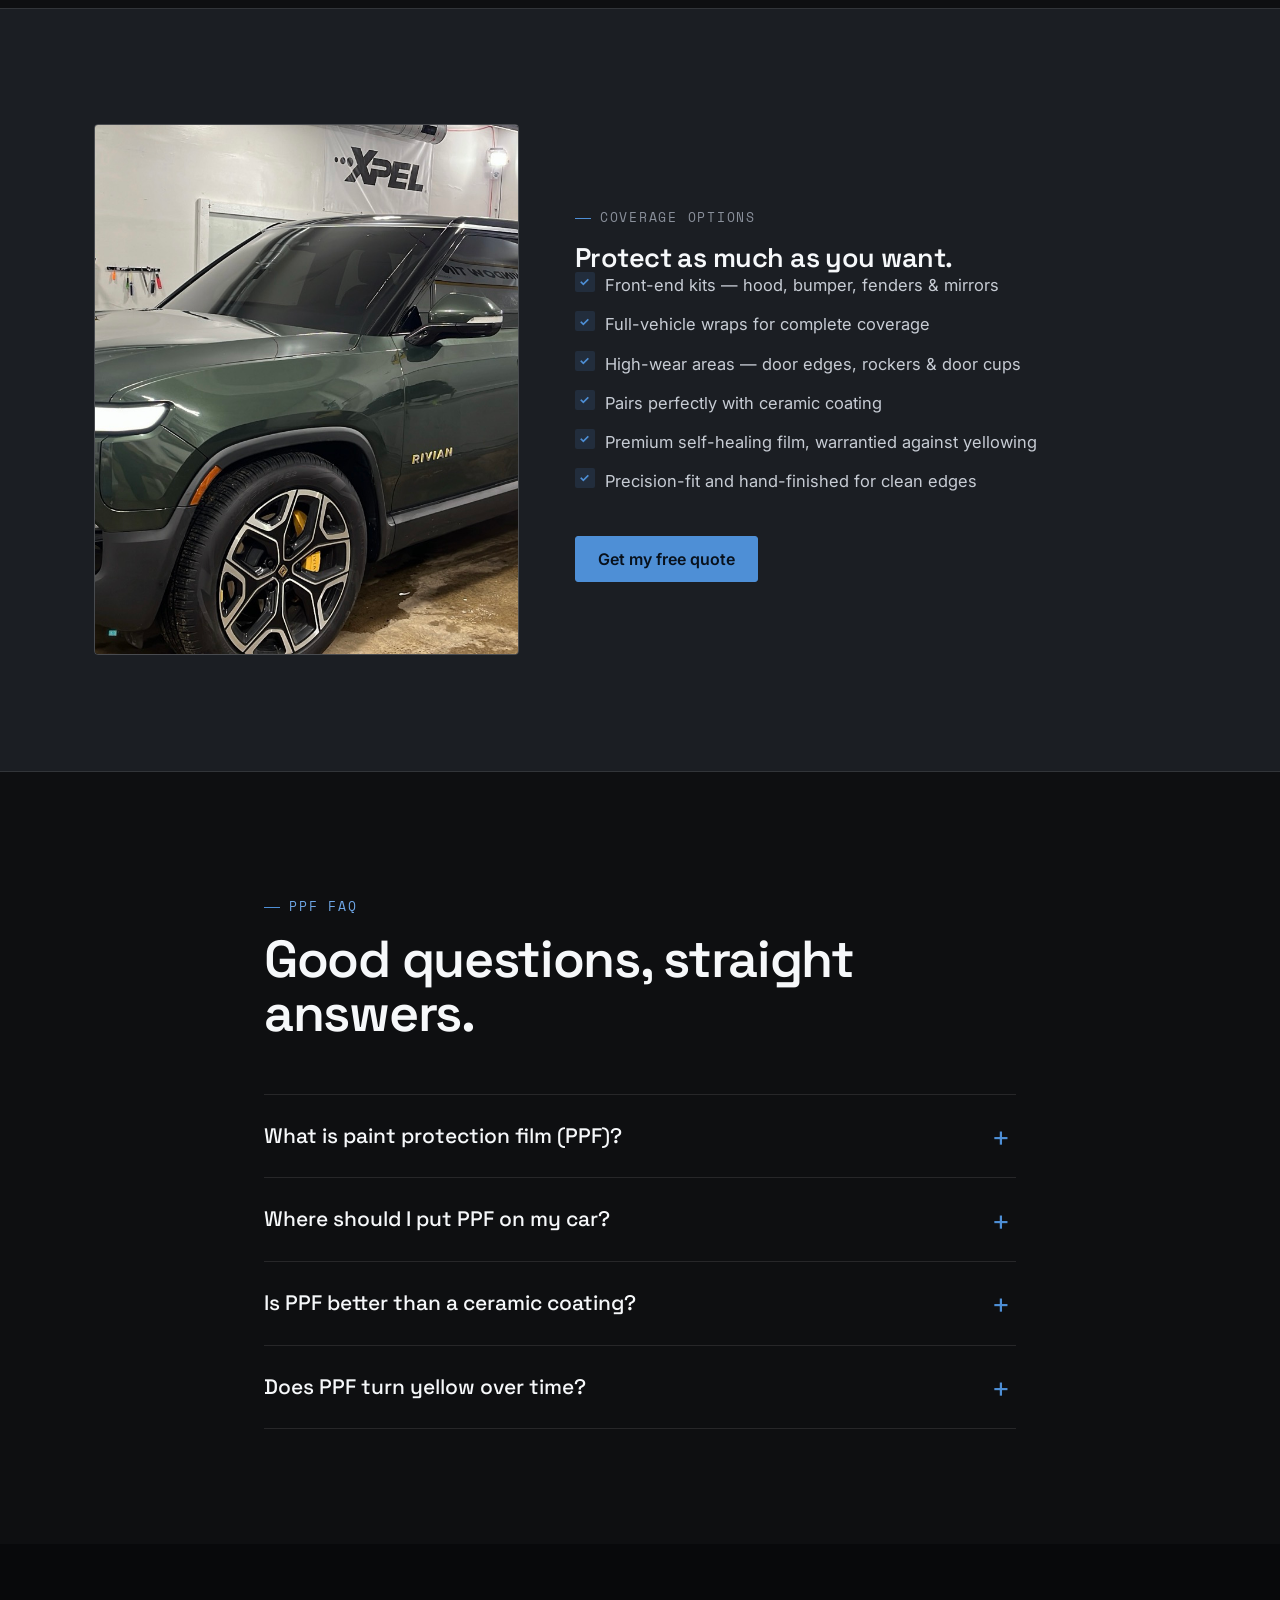
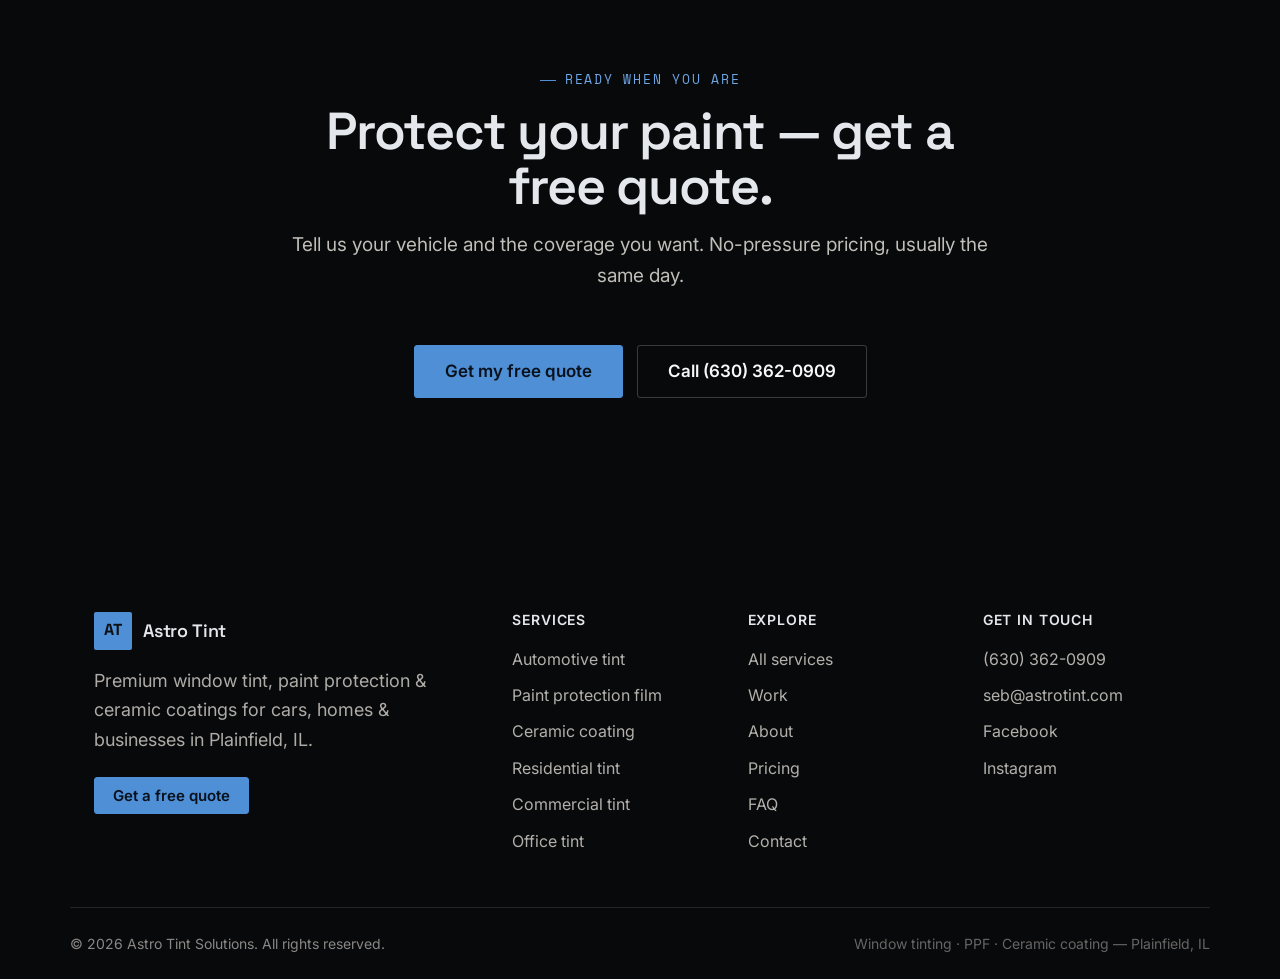
<file: ppf-applications/index.html>
<!doctype html>
<html lang="en">
<head>
  <meta charset="utf-8" />
  <meta name="viewport" content="width=device-width, initial-scale=1" />

  <title>Paint Protection Film (PPF) in Plainfield &amp; Chicagoland | Astro Tint Solutions</title>
  <meta name="description" content="Self-healing paint protection film (PPF) for hoods, bumpers & high-impact areas. Guards your paint from rock chips, scratches & road rash across Chicagoland. Free quote." />
  <meta name="robots" content="index, follow, max-image-preview:large" />
  <meta name="theme-color" content="#0E0F11" />
  <link rel="canonical" href="https://coltoncurtner.github.io/astro-tint/ppf-applications/" />

  <meta property="og:type" content="website" />
  <meta property="og:title" content="Paint Protection Film (PPF) in Plainfield & Chicagoland | Astro Tint Solutions" />
  <meta property="og:description" content="Self-healing, virtually invisible paint protection film that shields your paint from rock chips, scratches and road rash." />
  <meta property="og:url" content="https://coltoncurtner.github.io/astro-tint/ppf-applications/" />
  <meta property="og:site_name" content="Astro Tint Solutions" />
  <meta property="og:image" content="https://coltoncurtner.github.io/astro-tint/assets/og-image.png" />
  <meta property="og:image:width" content="1200" />
  <meta property="og:image:height" content="630" />
  <meta name="twitter:card" content="summary_large_image" />
  <meta name="twitter:image" content="https://coltoncurtner.github.io/astro-tint/assets/og-image.png" />

  <link rel="icon" href="../assets/favicon.svg" type="image/svg+xml" />
  <link rel="preconnect" href="https://fonts.googleapis.com" />
  <link rel="preconnect" href="https://fonts.gstatic.com" crossorigin />
  <link href="https://fonts.googleapis.com/css2?family=Space+Grotesk:wght@500;600;700&family=Space+Mono:wght@400;700&family=Inter:wght@400;500;600&display=swap" rel="stylesheet" />
  <link rel="stylesheet" href="../css/styles.css?v=6" />

  <script type="application/ld+json">
  {
    "@context": "https://schema.org",
    "@type": "Service",
    "serviceType": "Paint Protection Film Installation",
    "name": "Paint Protection Film (PPF)",
    "url": "https://coltoncurtner.github.io/astro-tint/ppf-applications/",
    "areaServed": [
      { "@type": "City", "name": "Plainfield" },
      { "@type": "City", "name": "Chicago" },
      { "@type": "City", "name": "Naperville" },
      { "@type": "AdministrativeArea", "name": "Will County, IL" },
      { "@type": "AdministrativeArea", "name": "DuPage County, IL" },
      { "@type": "AdministrativeArea", "name": "Cook County, IL" }
    ],
    "provider": {
      "@type": "AutoBodyShop",
      "@id": "https://coltoncurtner.github.io/astro-tint/#business",
      "name": "Astro Tint Solutions",
      "telephone": "+1-630-362-0909",
      "address": { "@type": "PostalAddress", "streetAddress": "22300 W Old Renwick Rd", "addressLocality": "Plainfield", "addressRegion": "IL", "postalCode": "60544", "addressCountry": "US" }
    }
  }
  </script>
  <script type="application/ld+json">
  {
    "@context": "https://schema.org",
    "@type": "BreadcrumbList",
    "itemListElement": [
      { "@type": "ListItem", "position": 1, "name": "Home", "item": "https://coltoncurtner.github.io/astro-tint/" },
      { "@type": "ListItem", "position": 2, "name": "Services", "item": "https://coltoncurtner.github.io/astro-tint/services/" },
      { "@type": "ListItem", "position": 3, "name": "Paint Protection Film", "item": "https://coltoncurtner.github.io/astro-tint/ppf-applications/" }
    ]
  }
  </script>
  <script type="application/ld+json">
  {
    "@context": "https://schema.org",
    "@type": "FAQPage",
    "mainEntity": [
      { "@type": "Question", "name": "What is paint protection film (PPF)?", "acceptedAnswer": { "@type": "Answer", "text": "PPF is a clear, self-healing urethane film applied over your paint. It absorbs rock chips, scratches and road rash so your paint stays flawless. It's virtually invisible once installed." } },
      { "@type": "Question", "name": "Where should I put PPF on my car?", "acceptedAnswer": { "@type": "Answer", "text": "The most common coverage is the high-impact front end — hood, front bumper, fenders and mirrors. You can also do full-vehicle wraps or high-wear areas like door edges and rocker panels. We'll recommend coverage that fits your driving and budget." } },
      { "@type": "Question", "name": "Is PPF better than a ceramic coating?", "acceptedAnswer": { "@type": "Answer", "text": "They do different jobs. PPF is a physical barrier against chips and scratches; ceramic coating adds gloss, easier cleaning and chemical protection. Many owners pair them — PPF on the front end, ceramic over the rest." } },
      { "@type": "Question", "name": "Does PPF turn yellow over time?", "acceptedAnswer": { "@type": "Answer", "text": "Quality modern film resists yellowing and is backed by a warranty. We install premium, self-healing film so it stays clear and protective for years." } }
    ]
  }
  </script>
</head>

<body>
  <a class="skip-link" href="#main">Skip to content</a>

  <header class="site-header" id="siteHeader">
    <div class="container header-inner">
      <a class="brand" href="../" aria-label="Astro Tint Solutions — home">
        <span class="brand-mark" aria-hidden="true">AT</span>
        <span class="brand-name">Astro Tint</span>
      </a>
      <nav class="nav" aria-label="Primary">
        <a href="../services/">Services</a>
        <a href="../#areas">Areas</a>
        <a href="../#work">Work</a>
        <a href="../#pricing">Pricing</a>
        <a href="../#faq">FAQ</a>
      </nav>
      <a class="btn btn-primary btn-sm header-cta" href="../#quote">Free quote</a>
      <a class="header-call" href="tel:+16303620909" aria-label="Call Astro Tint at 630-362-0909">
        <svg viewBox="0 0 24 24" fill="none" stroke="currentColor" stroke-width="1.9" stroke-linecap="round" stroke-linejoin="round"><path d="M22 16.92v3a2 2 0 0 1-2.18 2 19.79 19.79 0 0 1-8.63-3.07 19.5 19.5 0 0 1-6-6 19.79 19.79 0 0 1-3.07-8.67A2 2 0 0 1 4.11 2h3a2 2 0 0 1 2 1.72c.13.96.36 1.9.7 2.81a2 2 0 0 1-.45 2.11L8.09 9.91a16 16 0 0 0 6 6l1.27-1.27a2 2 0 0 1 2.11-.45c.91.34 1.85.57 2.81.7A2 2 0 0 1 22 16.92z"/></svg>
      </a>
      <button class="nav-toggle" aria-label="Open menu" aria-expanded="false" aria-controls="mobileNav">
        <span></span><span></span><span></span>
      </button>
    </div>
    <div class="mobile-nav" id="mobileNav" hidden>
      <a href="../services/">Services</a>
      <a href="../#areas">Service area</a>
      <a href="../#work">Work</a>
      <a href="../about/">About</a>
      <a href="../#pricing">Pricing</a>
      <a href="../#faq">FAQ</a>
      <a class="btn btn-primary" href="../#quote">Free quote</a>
    </div>
  </header>

  <main id="main">
    <section class="hero">
      <div class="container hero-grid">
        <div class="hero-copy reveal">
          <nav class="crumbs" aria-label="Breadcrumb"><a href="../">Home</a><span aria-hidden="true">›</span><a href="../services/">Services</a><span aria-hidden="true">›</span>Paint protection film</nav>
          <p class="eyebrow"><span class="dot"></span> Automotive · Self-healing PPF</p>
          <h1>Paint protection film in <span class="accent">Plainfield &amp; Chicagoland.</span></h1>
          <p class="lede">Invisible, self-healing urethane film that shields your hood, bumper and high-impact areas from rock chips, scratches and road rash — so your paint stays flawless for years.</p>
          <div class="hero-cta">
            <a class="btn btn-primary btn-lg" href="../#quote">Get my free quote</a>
            <a class="btn btn-ghost btn-lg" href="tel:+16303620909">Call (630) 362-0909</a>
          </div>
          <p class="cta-reassure">Virtually invisible · Self-healing film · Warrantied protection</p>
        </div>
        <div class="hero-visual reveal">
          <figure class="hero-photo">
            <img src="../assets/work/ppf-01.jpg" alt="Paint protection film being installed on the front end of a white Lucid Air" loading="eager" decoding="async" />
            <figcaption class="hero-photo-tag"><span class="dot" aria-hidden="true"></span> PPF install · Lucid Air</figcaption>
          </figure>
        </div>
      </div>
    </section>

    <section class="section">
      <div class="container">
        <header class="section-head reveal"><p class="kicker">Why paint protection film</p><h2>Invisible armor for your paint.</h2><p class="section-sub">PPF takes the hits your paint would otherwise take — quietly, and without changing how your car looks.</p></header>
        <div class="cards-3">
          <article class="card reveal"><h3>Rock-chip &amp; scratch defense</h3><p>A tough urethane layer absorbs impacts from gravel, road debris and daily wear, keeping chips and scratches off your actual paint.</p></article>
          <article class="card reveal"><h3>Self-healing &amp; invisible</h3><p>Light swirls and marks vanish with heat from the sun. The film is optically clear, so protection stays completely out of sight.</p></article>
          <article class="card reveal"><h3>Protects resale value</h3><p>Factory paint that still looks new is worth more. PPF keeps your front end flawless — ideal for new, leased or repainted vehicles.</p></article>
        </div>
      </div>
    </section>

    <section class="section section-tint">
      <div class="container about-grid">
        <div class="about-photo-frame reveal">
          <img class="about-photo" src="../assets/work/ppf-03.jpg" alt="Rivian R1S in the Astro Tint paint protection bay" loading="lazy" decoding="async" />
        </div>
        <div class="about-copy reveal">
          <p class="kicker">Coverage options</p>
          <h2>Protect as much as you want.</h2>
          <ul class="ticks">
            <li>Front-end kits — hood, bumper, fenders &amp; mirrors</li>
            <li>Full-vehicle wraps for complete coverage</li>
            <li>High-wear areas — door edges, rockers &amp; door cups</li>
            <li>Pairs perfectly with ceramic coating</li>
            <li>Premium self-healing film, warrantied against yellowing</li>
            <li>Precision-fit and hand-finished for clean edges</li>
          </ul>
          <a class="btn btn-primary" href="../#quote">Get my free quote</a>
        </div>
      </div>
    </section>

    <section class="section">
      <div class="container container-narrow">
        <header class="section-head reveal"><p class="kicker">PPF FAQ</p><h2>Good questions, straight answers.</h2></header>
        <div class="faq-list reveal">
          <details><summary>What is paint protection film (PPF)?</summary><p>PPF is a clear, self-healing urethane film applied over your paint. It absorbs rock chips, scratches and road rash so your paint stays flawless. It's virtually invisible once installed.</p></details>
          <details><summary>Where should I put PPF on my car?</summary><p>The most common coverage is the high-impact front end — hood, front bumper, fenders and mirrors. You can also do full-vehicle wraps or high-wear areas like door edges and rocker panels. We'll recommend coverage that fits your driving and budget.</p></details>
          <details><summary>Is PPF better than a ceramic coating?</summary><p>They do different jobs. PPF is a physical barrier against chips and scratches; a <a href="../ceramic-coatings/">ceramic coating</a> adds gloss, easier cleaning and chemical protection. Many owners pair them — PPF on the front end, ceramic over the rest.</p></details>
          <details><summary>Does PPF turn yellow over time?</summary><p>Quality modern film resists yellowing and is backed by a warranty. We install premium, self-healing film so it stays clear and protective for years.</p></details>
        </div>
      </div>
    </section>

    <section class="section section-dark">
      <div class="container book-inner">
        <header class="section-head center reveal"><p class="kicker light">Ready when you are</p><h2>Protect your paint — get a free quote.</h2><p class="section-sub light">Tell us your vehicle and the coverage you want. No-pressure pricing, usually the same day.</p></header>
        <div class="hero-cta reveal" style="justify-content:center">
          <a class="btn btn-primary btn-lg" href="../#quote">Get my free quote</a>
          <a class="btn btn-ghost btn-lg" href="tel:+16303620909">Call (630) 362-0909</a>
        </div>
      </div>
    </section>
  </main>

  <footer class="site-footer">
    <div class="container footer-inner">
      <div class="footer-brand">
        <a class="brand" href="../"><span class="brand-mark" aria-hidden="true">AT</span><span class="brand-name">Astro Tint</span></a>
        <p>Premium window tint, paint protection &amp; ceramic coatings for cars, homes &amp; businesses in Plainfield, IL.</p>
        <a class="btn btn-primary btn-sm" href="../#quote">Get a free quote</a>
      </div>
      <nav class="footer-nav" aria-label="Footer">
        <div><h4>Services</h4><a href="../car-tint/">Automotive tint</a><a href="../ppf-applications/">Paint protection film</a><a href="../ceramic-coatings/">Ceramic coating</a><a href="../residential-tint/">Residential tint</a><a href="../commercial-buildings/">Commercial tint</a><a href="../office-tint/">Office tint</a></div>
        <div><h4>Explore</h4><a href="../services/">All services</a><a href="../#work">Work</a><a href="../about/">About</a><a href="../#pricing">Pricing</a><a href="../#faq">FAQ</a><a href="../contact/">Contact</a></div>
        <div><h4>Get in touch</h4><a href="tel:+16303620909">(630) 362-0909</a><a href="mailto:seb@astrotint.com">seb@astrotint.com</a><a href="https://www.facebook.com/astrotintservices" target="_blank" rel="noopener">Facebook</a><a href="https://www.instagram.com/astrotintsolutions/" target="_blank" rel="noopener">Instagram</a></div>
      </nav>
    </div>
    <div class="container footer-bottom">
      <p>&copy; <span id="year"></span> Astro Tint Solutions. All rights reserved.</p>
      <p class="muted">Window tinting · PPF · Ceramic coating — Plainfield, IL</p>
    </div>
  </footer>

  <div class="mobile-cta" id="mobileCta"><a class="btn btn-primary" href="../#quote">Get my free quote</a></div>
  <script src="../js/main.js?v=3" defer></script>
</body>
</html>
</file>
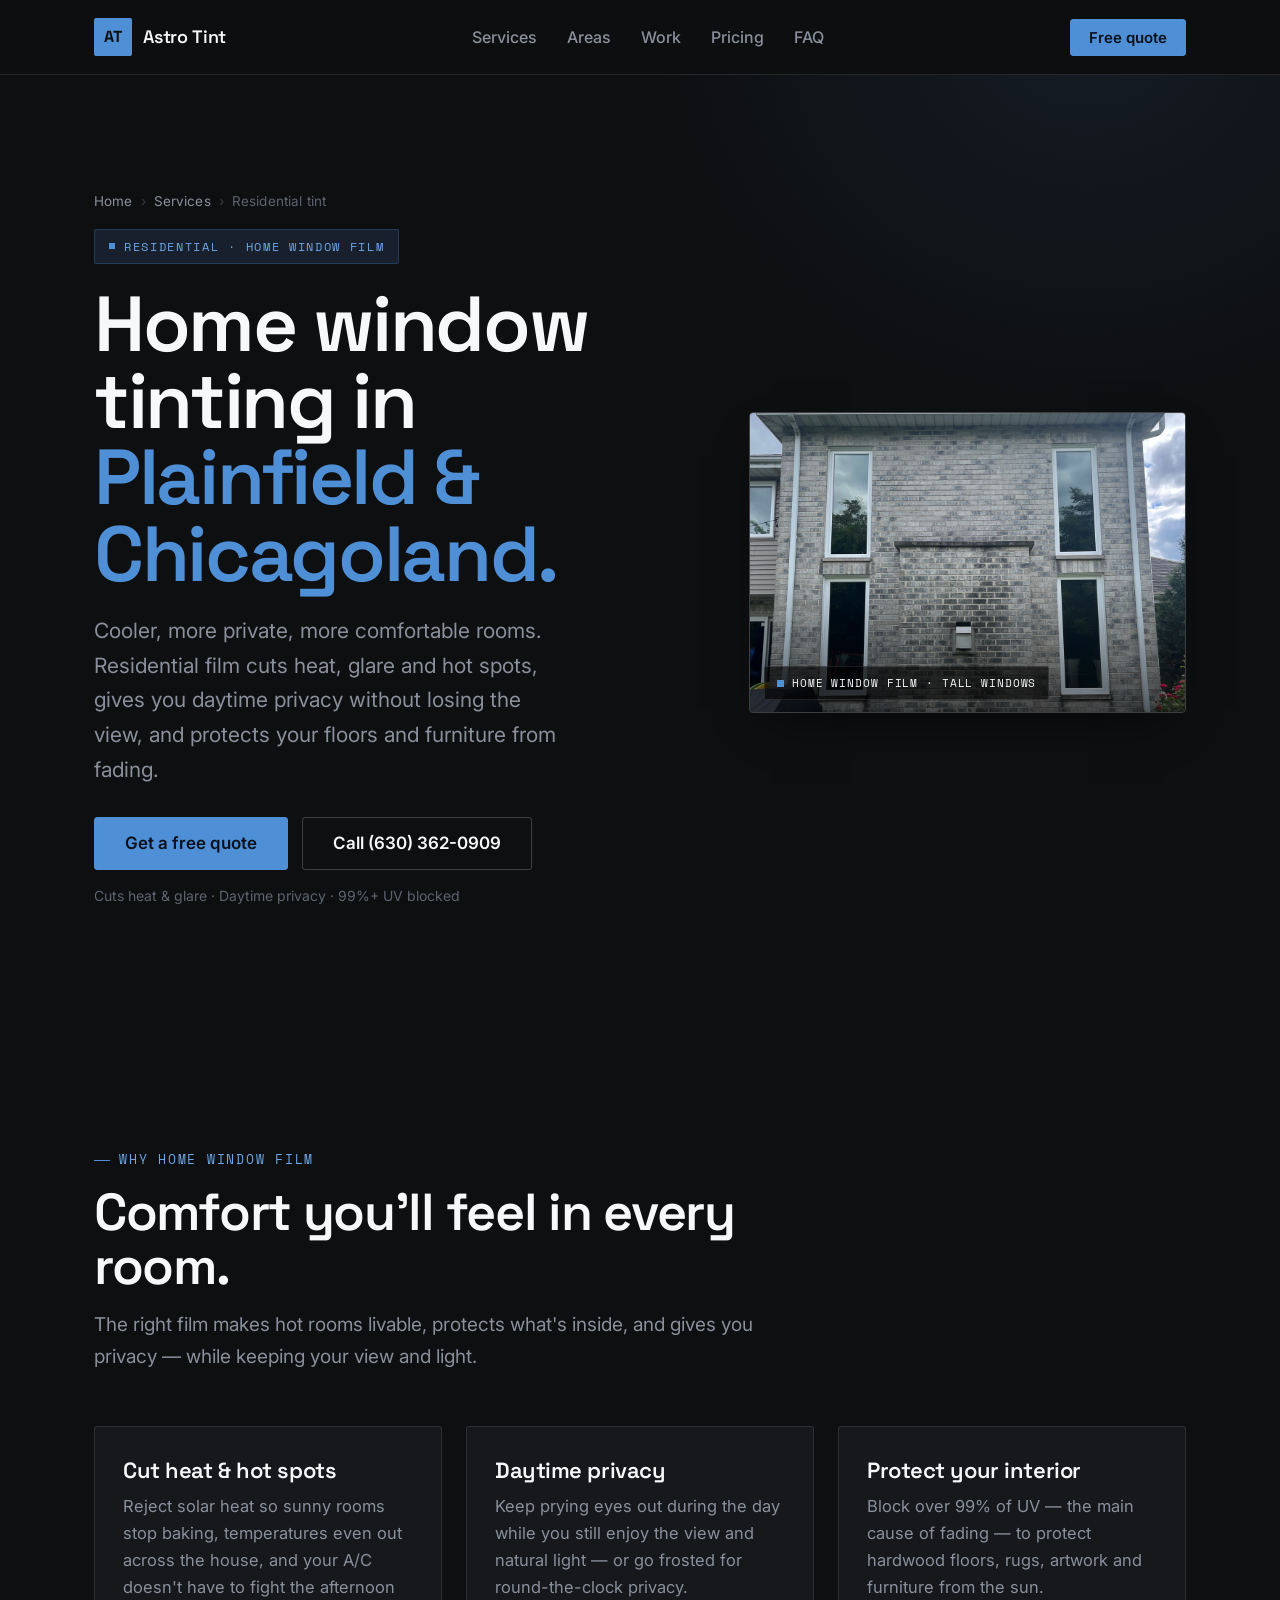
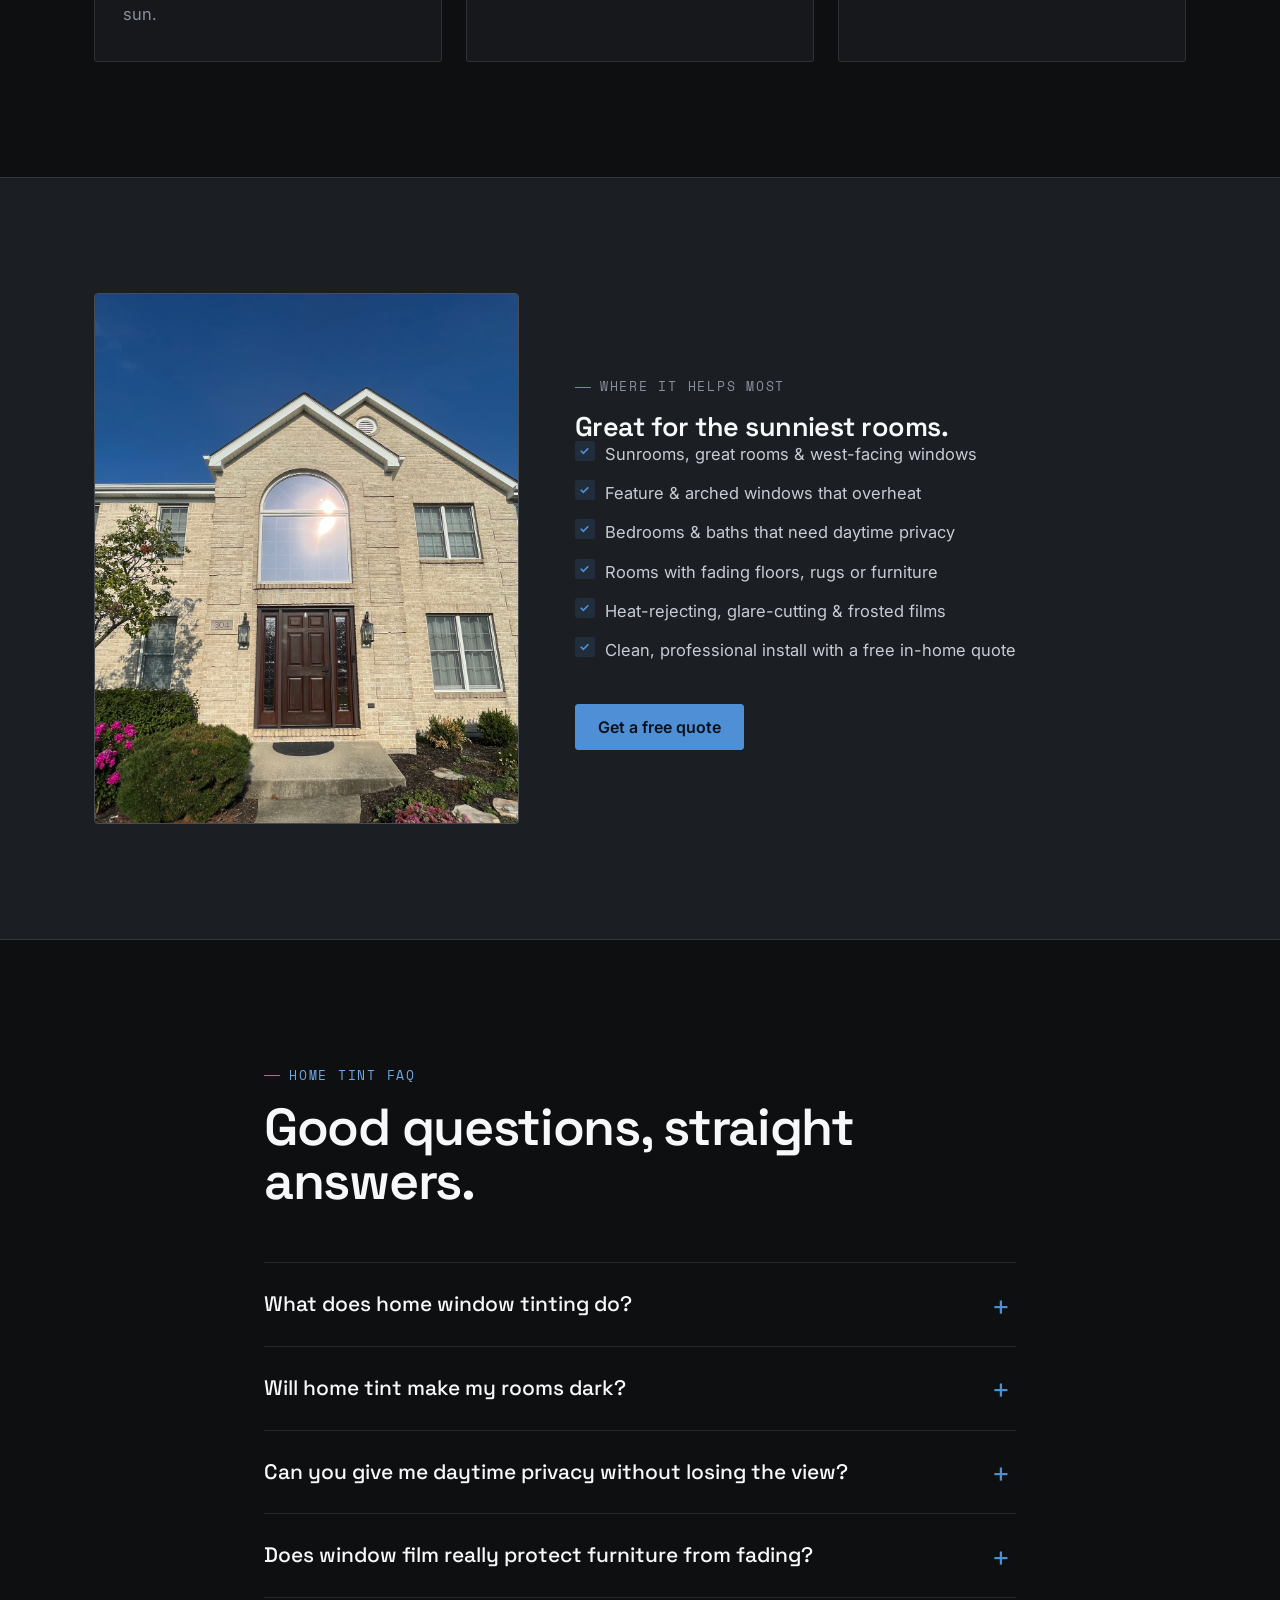
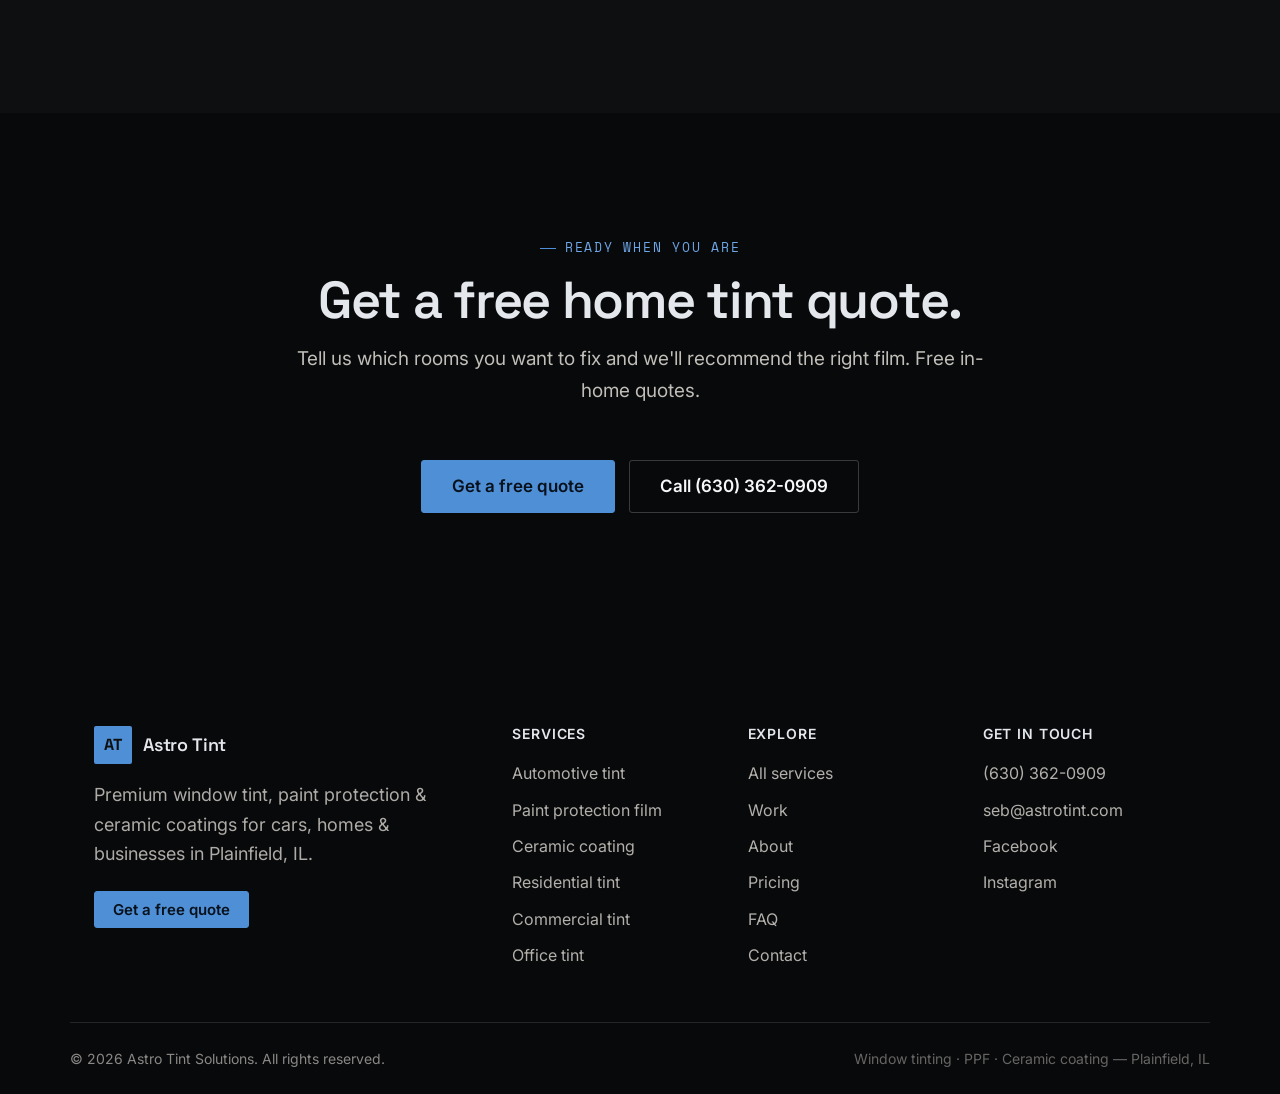
<file: residential-tint/index.html>
<!doctype html>
<html lang="en">
<head>
  <meta charset="utf-8" />
  <meta name="viewport" content="width=device-width, initial-scale=1" />

  <title>Residential &amp; Home Window Tinting in Plainfield &amp; Chicagoland | Astro Tint Solutions</title>
  <meta name="description" content="Residential window tinting across Chicagoland. Cut heat, glare and hot spots, add daytime privacy, and protect floors and furniture from fading. Free in-home quote." />
  <meta name="robots" content="index, follow, max-image-preview:large" />
  <meta name="theme-color" content="#0E0F11" />
  <link rel="canonical" href="https://coltoncurtner.github.io/astro-tint/residential-tint/" />

  <meta property="og:type" content="website" />
  <meta property="og:title" content="Residential & Home Window Tinting in Plainfield & Chicagoland | Astro Tint Solutions" />
  <meta property="og:description" content="Home window film that cuts heat and glare, adds daytime privacy, and protects your floors and furniture from fading." />
  <meta property="og:url" content="https://coltoncurtner.github.io/astro-tint/residential-tint/" />
  <meta property="og:site_name" content="Astro Tint Solutions" />
  <meta property="og:image" content="https://coltoncurtner.github.io/astro-tint/assets/og-image.png" />
  <meta property="og:image:width" content="1200" />
  <meta property="og:image:height" content="630" />
  <meta name="twitter:card" content="summary_large_image" />
  <meta name="twitter:image" content="https://coltoncurtner.github.io/astro-tint/assets/og-image.png" />

  <link rel="icon" href="../assets/favicon.svg" type="image/svg+xml" />
  <link rel="preconnect" href="https://fonts.googleapis.com" />
  <link rel="preconnect" href="https://fonts.gstatic.com" crossorigin />
  <link href="https://fonts.googleapis.com/css2?family=Space+Grotesk:wght@500;600;700&family=Space+Mono:wght@400;700&family=Inter:wght@400;500;600&display=swap" rel="stylesheet" />
  <link rel="stylesheet" href="../css/styles.css?v=6" />

  <script type="application/ld+json">
  {
    "@context": "https://schema.org",
    "@type": "Service",
    "serviceType": "Residential Window Tinting",
    "name": "Residential Window Tinting",
    "url": "https://coltoncurtner.github.io/astro-tint/residential-tint/",
    "areaServed": [
      { "@type": "City", "name": "Plainfield" },
      { "@type": "City", "name": "Naperville" },
      { "@type": "City", "name": "Chicago" },
      { "@type": "AdministrativeArea", "name": "Will County, IL" },
      { "@type": "AdministrativeArea", "name": "DuPage County, IL" },
      { "@type": "AdministrativeArea", "name": "Cook County, IL" }
    ],
    "provider": {
      "@type": "AutoBodyShop",
      "@id": "https://coltoncurtner.github.io/astro-tint/#business",
      "name": "Astro Tint Solutions",
      "telephone": "+1-630-362-0909",
      "address": { "@type": "PostalAddress", "streetAddress": "22300 W Old Renwick Rd", "addressLocality": "Plainfield", "addressRegion": "IL", "postalCode": "60544", "addressCountry": "US" }
    }
  }
  </script>
  <script type="application/ld+json">
  {
    "@context": "https://schema.org",
    "@type": "BreadcrumbList",
    "itemListElement": [
      { "@type": "ListItem", "position": 1, "name": "Home", "item": "https://coltoncurtner.github.io/astro-tint/" },
      { "@type": "ListItem", "position": 2, "name": "Services", "item": "https://coltoncurtner.github.io/astro-tint/services/" },
      { "@type": "ListItem", "position": 3, "name": "Residential Window Tinting", "item": "https://coltoncurtner.github.io/astro-tint/residential-tint/" }
    ]
  }
  </script>
  <script type="application/ld+json">
  {
    "@context": "https://schema.org",
    "@type": "FAQPage",
    "mainEntity": [
      { "@type": "Question", "name": "What does home window tinting do?", "acceptedAnswer": { "@type": "Answer", "text": "Residential film cuts heat and glare, evens out hot and cold rooms, adds daytime privacy, blocks over 99% of UV to protect floors and furniture from fading, and can lower cooling costs in sunny rooms." } },
      { "@type": "Question", "name": "Will home tint make my rooms dark?", "acceptedAnswer": { "@type": "Answer", "text": "No. We offer light, nearly invisible films that reject heat and UV while keeping your natural light and view. We match the film to each room's exposure and your goals." } },
      { "@type": "Question", "name": "Can you give me daytime privacy without losing the view?", "acceptedAnswer": { "@type": "Answer", "text": "Yes. Reflective and dual-reflective films provide strong daytime privacy from the outside while you still see out. For 24/7 privacy we can use frosted or decorative films." } },
      { "@type": "Question", "name": "Does window film really protect furniture from fading?", "acceptedAnswer": { "@type": "Answer", "text": "Yes. Our films block over 99% of UV, the main cause of fading, which helps protect hardwood floors, rugs, artwork and furniture." } }
    ]
  }
  </script>
</head>

<body>
  <a class="skip-link" href="#main">Skip to content</a>

  <header class="site-header" id="siteHeader">
    <div class="container header-inner">
      <a class="brand" href="../" aria-label="Astro Tint Solutions — home">
        <span class="brand-mark" aria-hidden="true">AT</span>
        <span class="brand-name">Astro Tint</span>
      </a>
      <nav class="nav" aria-label="Primary">
        <a href="../services/">Services</a>
        <a href="../#areas">Areas</a>
        <a href="../#work">Work</a>
        <a href="../#pricing">Pricing</a>
        <a href="../#faq">FAQ</a>
      </nav>
      <a class="btn btn-primary btn-sm header-cta" href="../#quote">Free quote</a>
      <a class="header-call" href="tel:+16303620909" aria-label="Call Astro Tint at 630-362-0909">
        <svg viewBox="0 0 24 24" fill="none" stroke="currentColor" stroke-width="1.9" stroke-linecap="round" stroke-linejoin="round"><path d="M22 16.92v3a2 2 0 0 1-2.18 2 19.79 19.79 0 0 1-8.63-3.07 19.5 19.5 0 0 1-6-6 19.79 19.79 0 0 1-3.07-8.67A2 2 0 0 1 4.11 2h3a2 2 0 0 1 2 1.72c.13.96.36 1.9.7 2.81a2 2 0 0 1-.45 2.11L8.09 9.91a16 16 0 0 0 6 6l1.27-1.27a2 2 0 0 1 2.11-.45c.91.34 1.85.57 2.81.7A2 2 0 0 1 22 16.92z"/></svg>
      </a>
      <button class="nav-toggle" aria-label="Open menu" aria-expanded="false" aria-controls="mobileNav">
        <span></span><span></span><span></span>
      </button>
    </div>
    <div class="mobile-nav" id="mobileNav" hidden>
      <a href="../services/">Services</a>
      <a href="../#areas">Service area</a>
      <a href="../#work">Work</a>
      <a href="../about/">About</a>
      <a href="../#pricing">Pricing</a>
      <a href="../#faq">FAQ</a>
      <a class="btn btn-primary" href="../#quote">Free quote</a>
    </div>
  </header>

  <main id="main">
    <section class="hero">
      <div class="container hero-grid">
        <div class="hero-copy reveal">
          <nav class="crumbs" aria-label="Breadcrumb"><a href="../">Home</a><span aria-hidden="true">›</span><a href="../services/">Services</a><span aria-hidden="true">›</span>Residential tint</nav>
          <p class="eyebrow"><span class="dot"></span> Residential · Home window film</p>
          <h1>Home window tinting in <span class="accent">Plainfield &amp; Chicagoland.</span></h1>
          <p class="lede">Cooler, more private, more comfortable rooms. Residential film cuts heat, glare and hot spots, gives you daytime privacy without losing the view, and protects your floors and furniture from fading.</p>
          <div class="hero-cta">
            <a class="btn btn-primary btn-lg" href="../#quote">Get a free quote</a>
            <a class="btn btn-ghost btn-lg" href="tel:+16303620909">Call (630) 362-0909</a>
          </div>
          <p class="cta-reassure">Cuts heat &amp; glare · Daytime privacy · 99%+ UV blocked</p>
        </div>
        <div class="hero-visual reveal">
          <figure class="hero-photo">
            <img src="../assets/work/home-05.jpg" alt="Two-story brick home with tinted tall windows by Astro Tint Solutions" loading="eager" decoding="async" style="object-position:center 40%" />
            <figcaption class="hero-photo-tag"><span class="dot" aria-hidden="true"></span> Home window film · tall windows</figcaption>
          </figure>
        </div>
      </div>
    </section>

    <section class="section">
      <div class="container">
        <header class="section-head reveal"><p class="kicker">Why home window film</p><h2>Comfort you'll feel in every room.</h2><p class="section-sub">The right film makes hot rooms livable, protects what's inside, and gives you privacy — while keeping your view and light.</p></header>
        <div class="cards-3">
          <article class="card reveal"><h3>Cut heat &amp; hot spots</h3><p>Reject solar heat so sunny rooms stop baking, temperatures even out across the house, and your A/C doesn't have to fight the afternoon sun.</p></article>
          <article class="card reveal"><h3>Daytime privacy</h3><p>Keep prying eyes out during the day while you still enjoy the view and natural light — or go frosted for round-the-clock privacy.</p></article>
          <article class="card reveal"><h3>Protect your interior</h3><p>Block over 99% of UV — the main cause of fading — to protect hardwood floors, rugs, artwork and furniture from the sun.</p></article>
        </div>
      </div>
    </section>

    <section class="section section-tint">
      <div class="container about-grid">
        <div class="about-photo-frame reveal">
          <img class="about-photo" src="../assets/work/home-01.jpg" alt="Residential arched feature window with home tint" loading="lazy" decoding="async" />
        </div>
        <div class="about-copy reveal">
          <p class="kicker">Where it helps most</p>
          <h2>Great for the sunniest rooms.</h2>
          <ul class="ticks">
            <li>Sunrooms, great rooms &amp; west-facing windows</li>
            <li>Feature &amp; arched windows that overheat</li>
            <li>Bedrooms &amp; baths that need daytime privacy</li>
            <li>Rooms with fading floors, rugs or furniture</li>
            <li>Heat-rejecting, glare-cutting &amp; frosted films</li>
            <li>Clean, professional install with a free in-home quote</li>
          </ul>
          <a class="btn btn-primary" href="../#quote">Get a free quote</a>
        </div>
      </div>
    </section>

    <section class="section">
      <div class="container container-narrow">
        <header class="section-head reveal"><p class="kicker">Home tint FAQ</p><h2>Good questions, straight answers.</h2></header>
        <div class="faq-list reveal">
          <details><summary>What does home window tinting do?</summary><p>Residential film cuts heat and glare, evens out hot and cold rooms, adds daytime privacy, blocks over 99% of UV to protect floors and furniture from fading, and can lower cooling costs in sunny rooms.</p></details>
          <details><summary>Will home tint make my rooms dark?</summary><p>No. We offer light, nearly invisible films that reject heat and UV while keeping your natural light and view. We match the film to each room's exposure and your goals.</p></details>
          <details><summary>Can you give me daytime privacy without losing the view?</summary><p>Yes. Reflective and dual-reflective films provide strong daytime privacy from the outside while you still see out. For 24/7 privacy we can use frosted or decorative films.</p></details>
          <details><summary>Does window film really protect furniture from fading?</summary><p>Yes. Our films block over 99% of UV, the main cause of fading, which helps protect hardwood floors, rugs, artwork and furniture.</p></details>
        </div>
      </div>
    </section>

    <section class="section section-dark">
      <div class="container book-inner">
        <header class="section-head center reveal"><p class="kicker light">Ready when you are</p><h2>Get a free home tint quote.</h2><p class="section-sub light">Tell us which rooms you want to fix and we'll recommend the right film. Free in-home quotes.</p></header>
        <div class="hero-cta reveal" style="justify-content:center">
          <a class="btn btn-primary btn-lg" href="../#quote">Get a free quote</a>
          <a class="btn btn-ghost btn-lg" href="tel:+16303620909">Call (630) 362-0909</a>
        </div>
      </div>
    </section>
  </main>

  <footer class="site-footer">
    <div class="container footer-inner">
      <div class="footer-brand">
        <a class="brand" href="../"><span class="brand-mark" aria-hidden="true">AT</span><span class="brand-name">Astro Tint</span></a>
        <p>Premium window tint, paint protection &amp; ceramic coatings for cars, homes &amp; businesses in Plainfield, IL.</p>
        <a class="btn btn-primary btn-sm" href="../#quote">Get a free quote</a>
      </div>
      <nav class="footer-nav" aria-label="Footer">
        <div><h4>Services</h4><a href="../car-tint/">Automotive tint</a><a href="../ppf-applications/">Paint protection film</a><a href="../ceramic-coatings/">Ceramic coating</a><a href="../residential-tint/">Residential tint</a><a href="../commercial-buildings/">Commercial tint</a><a href="../office-tint/">Office tint</a></div>
        <div><h4>Explore</h4><a href="../services/">All services</a><a href="../#work">Work</a><a href="../about/">About</a><a href="../#pricing">Pricing</a><a href="../#faq">FAQ</a><a href="../contact/">Contact</a></div>
        <div><h4>Get in touch</h4><a href="tel:+16303620909">(630) 362-0909</a><a href="mailto:seb@astrotint.com">seb@astrotint.com</a><a href="https://www.facebook.com/astrotintservices" target="_blank" rel="noopener">Facebook</a><a href="https://www.instagram.com/astrotintsolutions/" target="_blank" rel="noopener">Instagram</a></div>
      </nav>
    </div>
    <div class="container footer-bottom">
      <p>&copy; <span id="year"></span> Astro Tint Solutions. All rights reserved.</p>
      <p class="muted">Window tinting · PPF · Ceramic coating — Plainfield, IL</p>
    </div>
  </footer>

  <div class="mobile-cta" id="mobileCta"><a class="btn btn-primary" href="../#quote">Get my free quote</a></div>
  <script src="../js/main.js?v=3" defer></script>
</body>
</html>
</file>
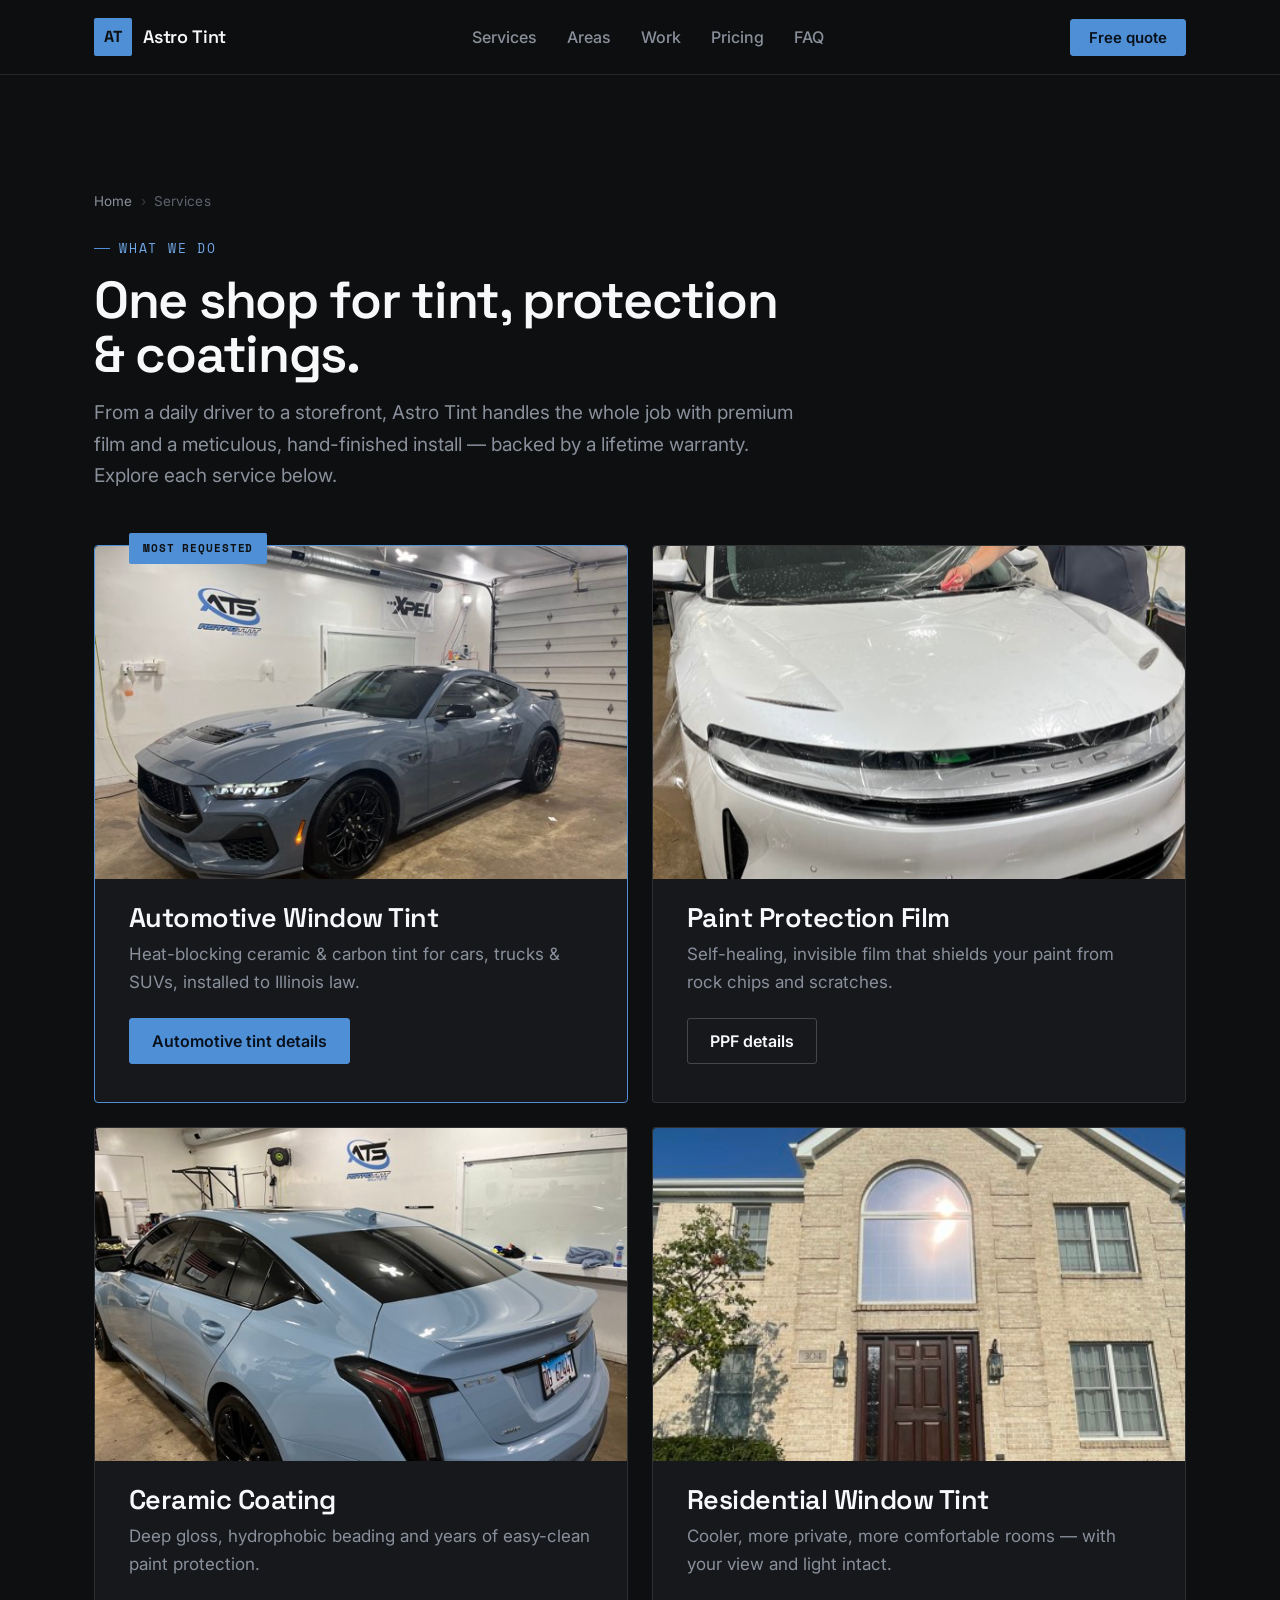
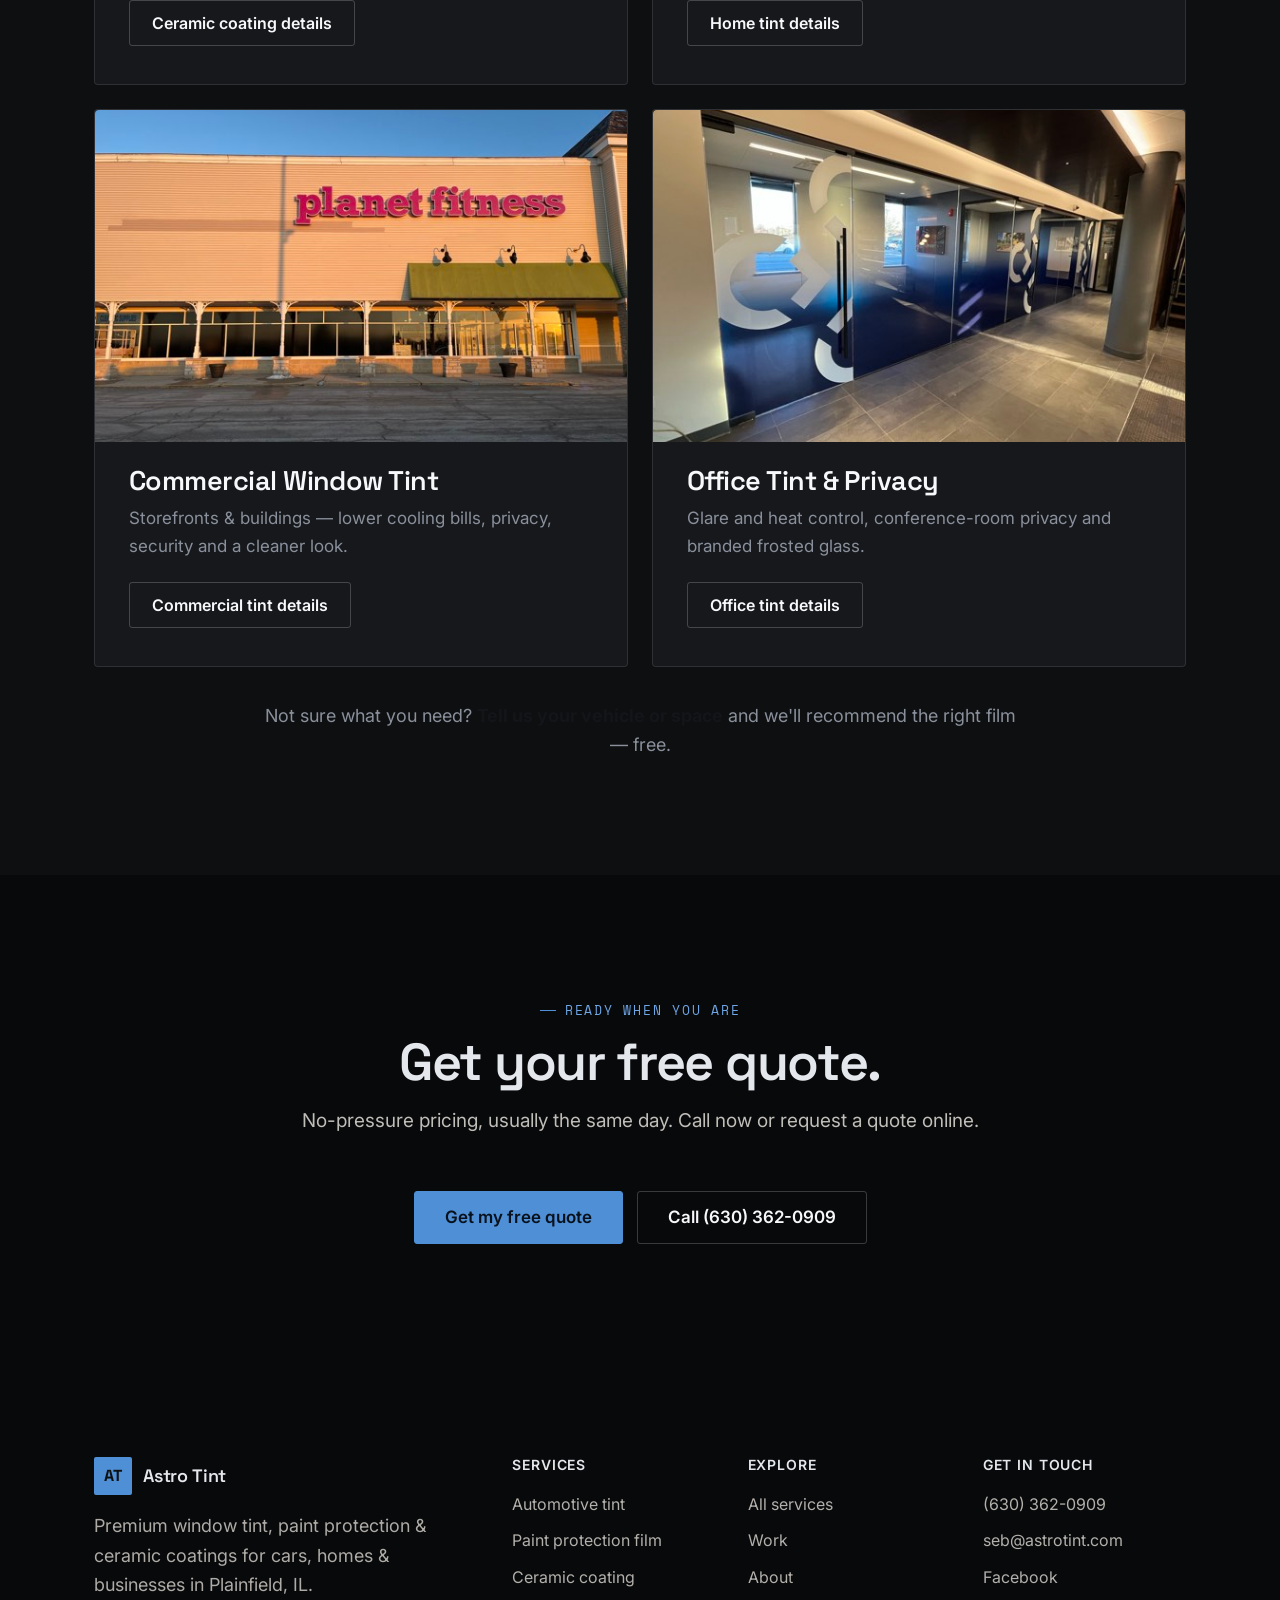
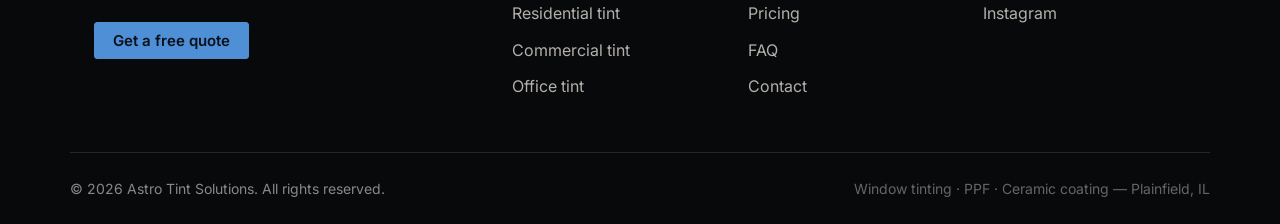
<file: services/index.html>
<!doctype html>
<html lang="en">
<head>
  <meta charset="utf-8" />
  <meta name="viewport" content="width=device-width, initial-scale=1" />

  <title>Our Services — Tint, PPF &amp; Ceramic Coating | Astro Tint Solutions</title>
  <meta name="description" content="Astro Tint Solutions services: automotive window tint, paint protection film, ceramic coating, residential, commercial and office window tinting across Chicagoland." />
  <meta name="robots" content="index, follow, max-image-preview:large" />
  <meta name="theme-color" content="#0E0F11" />
  <link rel="canonical" href="https://coltoncurtner.github.io/astro-tint/services/" />

  <meta property="og:type" content="website" />
  <meta property="og:title" content="Our Services — Tint, PPF & Ceramic Coating | Astro Tint Solutions" />
  <meta property="og:description" content="Automotive tint, PPF, ceramic coating, residential, commercial and office window tinting across Chicagoland." />
  <meta property="og:url" content="https://coltoncurtner.github.io/astro-tint/services/" />
  <meta property="og:site_name" content="Astro Tint Solutions" />
  <meta property="og:image" content="https://coltoncurtner.github.io/astro-tint/assets/og-image.png" />
  <meta property="og:image:width" content="1200" />
  <meta property="og:image:height" content="630" />
  <meta name="twitter:card" content="summary_large_image" />
  <meta name="twitter:image" content="https://coltoncurtner.github.io/astro-tint/assets/og-image.png" />

  <link rel="icon" href="../assets/favicon.svg" type="image/svg+xml" />
  <link rel="preconnect" href="https://fonts.googleapis.com" />
  <link rel="preconnect" href="https://fonts.gstatic.com" crossorigin />
  <link href="https://fonts.googleapis.com/css2?family=Space+Grotesk:wght@500;600;700&family=Space+Mono:wght@400;700&family=Inter:wght@400;500;600&display=swap" rel="stylesheet" />
  <link rel="stylesheet" href="../css/styles.css?v=6" />

  <script type="application/ld+json">
  {
    "@context": "https://schema.org",
    "@type": "BreadcrumbList",
    "itemListElement": [
      { "@type": "ListItem", "position": 1, "name": "Home", "item": "https://coltoncurtner.github.io/astro-tint/" },
      { "@type": "ListItem", "position": 2, "name": "Services", "item": "https://coltoncurtner.github.io/astro-tint/services/" }
    ]
  }
  </script>
</head>

<body>
  <a class="skip-link" href="#main">Skip to content</a>

  <header class="site-header" id="siteHeader">
    <div class="container header-inner">
      <a class="brand" href="../" aria-label="Astro Tint Solutions — home">
        <span class="brand-mark" aria-hidden="true">AT</span>
        <span class="brand-name">Astro Tint</span>
      </a>
      <nav class="nav" aria-label="Primary">
        <a href="../services/">Services</a>
        <a href="../#areas">Areas</a>
        <a href="../#work">Work</a>
        <a href="../#pricing">Pricing</a>
        <a href="../#faq">FAQ</a>
      </nav>
      <a class="btn btn-primary btn-sm header-cta" href="../#quote">Free quote</a>
      <a class="header-call" href="tel:+16303620909" aria-label="Call Astro Tint at 630-362-0909">
        <svg viewBox="0 0 24 24" fill="none" stroke="currentColor" stroke-width="1.9" stroke-linecap="round" stroke-linejoin="round"><path d="M22 16.92v3a2 2 0 0 1-2.18 2 19.79 19.79 0 0 1-8.63-3.07 19.5 19.5 0 0 1-6-6 19.79 19.79 0 0 1-3.07-8.67A2 2 0 0 1 4.11 2h3a2 2 0 0 1 2 1.72c.13.96.36 1.9.7 2.81a2 2 0 0 1-.45 2.11L8.09 9.91a16 16 0 0 0 6 6l1.27-1.27a2 2 0 0 1 2.11-.45c.91.34 1.85.57 2.81.7A2 2 0 0 1 22 16.92z"/></svg>
      </a>
      <button class="nav-toggle" aria-label="Open menu" aria-expanded="false" aria-controls="mobileNav">
        <span></span><span></span><span></span>
      </button>
    </div>
    <div class="mobile-nav" id="mobileNav" hidden>
      <a href="../services/">Services</a>
      <a href="../#areas">Service area</a>
      <a href="../#work">Work</a>
      <a href="../about/">About</a>
      <a href="../#pricing">Pricing</a>
      <a href="../#faq">FAQ</a>
      <a class="btn btn-primary" href="../#quote">Free quote</a>
    </div>
  </header>

  <main id="main">
    <section class="section">
      <div class="container">
        <nav class="crumbs reveal" aria-label="Breadcrumb"><a href="../">Home</a><span aria-hidden="true">›</span>Services</nav>
        <header class="section-head reveal"><p class="kicker">What we do</p><h2>One shop for tint, protection &amp; coatings.</h2><p class="section-sub">From a daily driver to a storefront, Astro Tint handles the whole job with premium film and a meticulous, hand-finished install — backed by a lifetime warranty. Explore each service below.</p></header>

        <div class="services-grid">
          <article class="service-card featured reveal">
            <a href="../car-tint/" class="service-photo"><img src="../assets/work/auto-03-thumb.jpg" alt="Ford Mustang GT with ceramic automotive tint" loading="lazy" decoding="async" /></a>
            <span class="badge">Most requested</span>
            <h3>Automotive Window Tint</h3>
            <p class="service-lead">Heat-blocking ceramic &amp; carbon tint for cars, trucks &amp; SUVs, installed to Illinois law.</p>
            <a class="btn btn-primary" href="../car-tint/">Automotive tint details</a>
          </article>
          <article class="service-card reveal">
            <a href="../ppf-applications/" class="service-photo"><img src="../assets/work/ppf-01-thumb.jpg" alt="Paint protection film applied to a Lucid Air" loading="lazy" decoding="async" /></a>
            <h3>Paint Protection Film</h3>
            <p class="service-lead">Self-healing, invisible film that shields your paint from rock chips and scratches.</p>
            <a class="btn btn-ghost" href="../ppf-applications/">PPF details</a>
          </article>
          <article class="service-card reveal">
            <a href="../ceramic-coatings/" class="service-photo"><img src="../assets/work/auto-09-thumb.jpg" alt="Glossy Cadillac CT5-V with a ceramic coating" loading="lazy" decoding="async" /></a>
            <h3>Ceramic Coating</h3>
            <p class="service-lead">Deep gloss, hydrophobic beading and years of easy-clean paint protection.</p>
            <a class="btn btn-ghost" href="../ceramic-coatings/">Ceramic coating details</a>
          </article>
          <article class="service-card reveal">
            <a href="../residential-tint/" class="service-photo"><img src="../assets/work/home-01-thumb.jpg" alt="Residential arched feature window with home tint" loading="lazy" decoding="async" /></a>
            <h3>Residential Window Tint</h3>
            <p class="service-lead">Cooler, more private, more comfortable rooms — with your view and light intact.</p>
            <a class="btn btn-ghost" href="../residential-tint/">Home tint details</a>
          </article>
          <article class="service-card reveal">
            <a href="../commercial-buildings/" class="service-photo"><img src="../assets/work/comm-01-thumb.jpg" alt="Planet Fitness storefront tinted by Astro Tint" loading="lazy" decoding="async" /></a>
            <h3>Commercial Window Tint</h3>
            <p class="service-lead">Storefronts &amp; buildings — lower cooling bills, privacy, security and a cleaner look.</p>
            <a class="btn btn-ghost" href="../commercial-buildings/">Commercial tint details</a>
          </article>
          <article class="service-card reveal">
            <a href="../office-tint/" class="service-photo"><img src="../assets/work/comm-06-thumb.jpg" alt="Branded frosted glass office partition" loading="lazy" decoding="async" /></a>
            <h3>Office Tint &amp; Privacy</h3>
            <p class="service-lead">Glare and heat control, conference-room privacy and branded frosted glass.</p>
            <a class="btn btn-ghost" href="../office-tint/">Office tint details</a>
          </article>
        </div>
        <p class="services-note reveal">Not sure what you need? <strong>Tell us your vehicle or space</strong> and we'll recommend the right film — <a href="../#quote">free</a>.</p>
      </div>
    </section>

    <section class="section section-dark">
      <div class="container book-inner">
        <header class="section-head center reveal"><p class="kicker light">Ready when you are</p><h2>Get your free quote.</h2><p class="section-sub light">No-pressure pricing, usually the same day. Call now or request a quote online.</p></header>
        <div class="hero-cta reveal" style="justify-content:center">
          <a class="btn btn-primary btn-lg" href="../#quote">Get my free quote</a>
          <a class="btn btn-ghost btn-lg" href="tel:+16303620909">Call (630) 362-0909</a>
        </div>
      </div>
    </section>
  </main>

  <footer class="site-footer">
    <div class="container footer-inner">
      <div class="footer-brand">
        <a class="brand" href="../"><span class="brand-mark" aria-hidden="true">AT</span><span class="brand-name">Astro Tint</span></a>
        <p>Premium window tint, paint protection &amp; ceramic coatings for cars, homes &amp; businesses in Plainfield, IL.</p>
        <a class="btn btn-primary btn-sm" href="../#quote">Get a free quote</a>
      </div>
      <nav class="footer-nav" aria-label="Footer">
        <div><h4>Services</h4><a href="../car-tint/">Automotive tint</a><a href="../ppf-applications/">Paint protection film</a><a href="../ceramic-coatings/">Ceramic coating</a><a href="../residential-tint/">Residential tint</a><a href="../commercial-buildings/">Commercial tint</a><a href="../office-tint/">Office tint</a></div>
        <div><h4>Explore</h4><a href="../services/">All services</a><a href="../#work">Work</a><a href="../about/">About</a><a href="../#pricing">Pricing</a><a href="../#faq">FAQ</a><a href="../contact/">Contact</a></div>
        <div><h4>Get in touch</h4><a href="tel:+16303620909">(630) 362-0909</a><a href="mailto:seb@astrotint.com">seb@astrotint.com</a><a href="https://www.facebook.com/astrotintservices" target="_blank" rel="noopener">Facebook</a><a href="https://www.instagram.com/astrotintsolutions/" target="_blank" rel="noopener">Instagram</a></div>
      </nav>
    </div>
    <div class="container footer-bottom">
      <p>&copy; <span id="year"></span> Astro Tint Solutions. All rights reserved.</p>
      <p class="muted">Window tinting · PPF · Ceramic coating — Plainfield, IL</p>
    </div>
  </footer>

  <div class="mobile-cta" id="mobileCta"><a class="btn btn-primary" href="../#quote">Get my free quote</a></div>
  <script src="../js/main.js?v=3" defer></script>
</body>
</html>
</file>
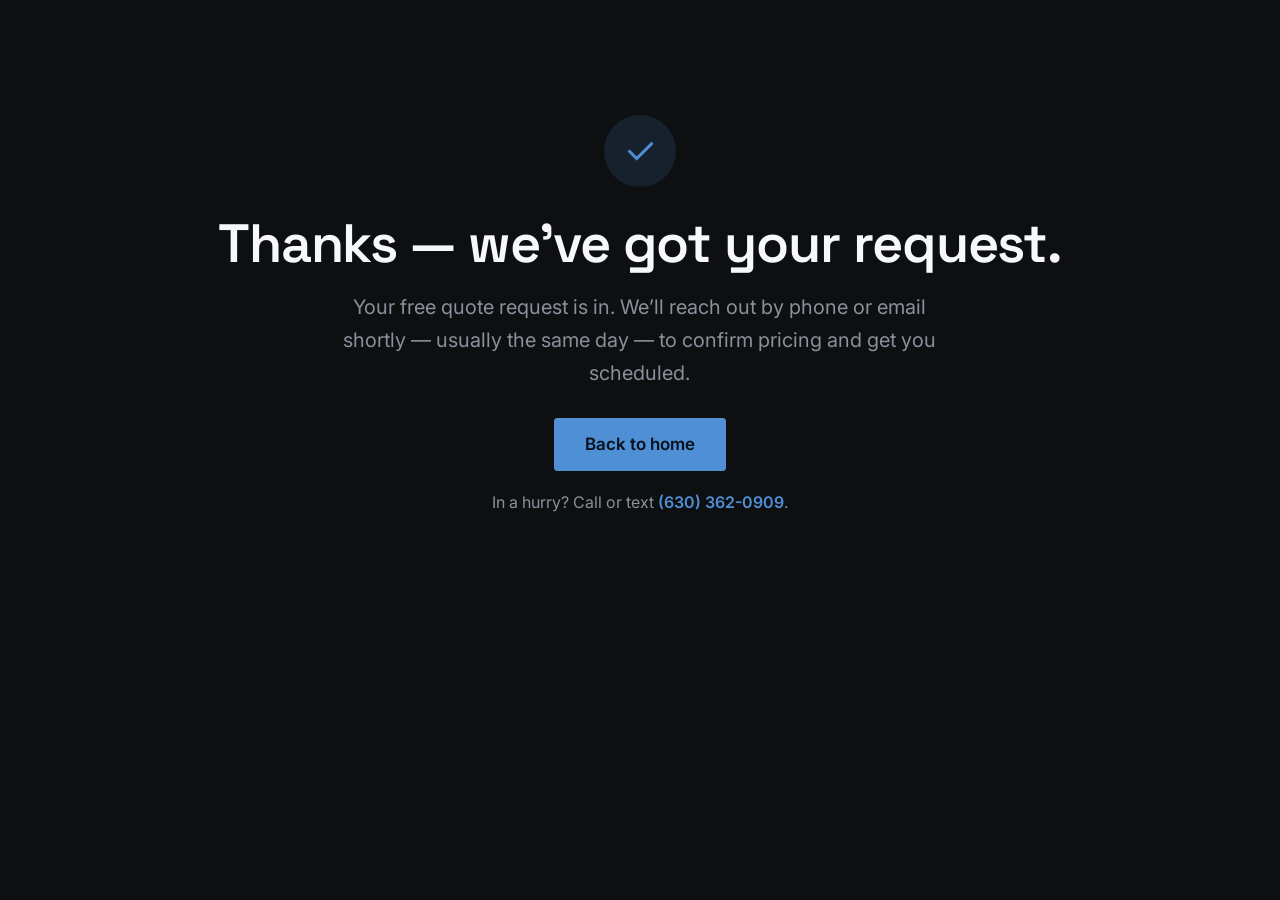
<file: thanks.html>
<!doctype html>
<html lang="en">
<head>
  <meta charset="utf-8" />
  <meta name="viewport" content="width=device-width, initial-scale=1" />
  <title>Thanks — Astro Tint Solutions</title>
  <meta name="robots" content="noindex" />
  <meta name="theme-color" content="#0E0F11" />
  <link rel="preconnect" href="https://fonts.googleapis.com" />
  <link rel="preconnect" href="https://fonts.gstatic.com" crossorigin />
  <link href="https://fonts.googleapis.com/css2?family=Space+Grotesk:wght@500;600;700&family=Space+Mono:wght@400;700&family=Inter:wght@400;500;600&display=swap" rel="stylesheet" />
  <link rel="stylesheet" href="css/styles.css?v=6" />
  <link rel="icon" href="assets/favicon.svg" type="image/svg+xml" />
  <style>
    .thanks-wrap { min-height: 70vh; display: grid; place-items: center; text-align: center; padding: 80px 24px; }
    .thanks-wrap h1 { font-size: clamp(34px, 5vw, 54px); margin-bottom: 18px; }
    .thanks-wrap p { font-size: 20px; color: var(--ink-soft); max-width: 48ch; margin: 0 auto 28px; }
    .thanks-check { width: 72px; height: 72px; border-radius: 50%; background: var(--red-tint); color: var(--red); display: grid; place-items: center; font-size: 38px; margin: 0 auto 28px; }
    .thanks-call { display: block; margin-top: 18px; font-size: 16px; color: var(--ink-soft); }
    .thanks-call a { color: var(--red); font-weight: 600; }
  </style>
</head>
<body>
  <main class="thanks-wrap">
    <div>
      <div class="thanks-check" aria-hidden="true">&#10003;</div>
      <h1>Thanks — we&rsquo;ve got your request.</h1>
      <p>Your free quote request is in. We&rsquo;ll reach out by phone or email shortly — usually the same day — to confirm pricing and get you scheduled.</p>
      <a class="btn btn-primary btn-lg" href="index.html">Back to home</a>
      <span class="thanks-call">In a hurry? Call or text <a href="tel:+16303620909">(630) 362-0909</a>.</span>
    </div>
  </main>
</body>
</html>
</file>
<file: css/styles.css>
/* ============================================================
   STARTER DESIGN SYSTEM  (reusable across all client sites)
   The component styles below are universal — do not rewrite them.
   Only customize the :root tokens (palette + fonts) per client.
   ============================================================ */

:root {
  /* ============================================================
     BRAND PALETTE — CUSTOMIZE PER CLIENT (the main block you change).
     The names are historical labels; treat them as ROLES:
       --navy / --navy-deep  → primary brand color (headings, dark sections)
       --red  / --red-dark   → primary CTA / accent (buttons, highlights)
       --red-tint            → soft accent background (badges, tints)
       --blue / --blue-tint  → secondary accent (icon chips, charts)
       --bone / --bone-2     → page background + tinted section background
     Swap every value to the client's brand. Keep --ink/--muted/--white.
     These are NEUTRAL defaults — never ship them as-is.
     ============================================================ */
  /* ASTRO TINT — "Blacked-Out" sharp premium theme.
     Near-black glass base, off-white text, ONE disciplined cool steel-blue accent.
     Sharp modern sans (Space Grotesk) + monospace spec labels (Space Mono).
     Historical token names are kept as ROLES so the universal components keep
     working; a SHARP DARK ADAPTATION LAYER at the very bottom of this file
     re-points surfaces/text, strips the soft/bubbly gloss, and adds the
     tint-scale + spec-sheet brand system and the new industry sections. */
  --navy:        #131519;   /* dark band / anchor surface (was a dark ink; now a surface) */
  --navy-deep:   #08090B;   /* deepest band: footer / dark CTA bands */
  --red:         #4E8FD6;   /* ACCENT — steel blue (CTA bg, highlights, ticks) */
  --red-dark:    #6EA6E6;   /* accent hover / lighter accent text on dark (AA) */
  --red-tint:    rgba(78, 143, 214, 0.14);   /* translucent accent: eyebrow/badge/tick bg */
  --blue:        #9BB2C9;   /* secondary — silvered steel (icon glyphs) */
  --blue-tint:   rgba(155, 178, 201, 0.14);  /* steel icon-chip background */
  --bone:        #E4E7EC;   /* LIGHT text used on the dark bands */
  --bone-2:      #1B1E23;   /* tinted (slightly raised) section background */
  --ink:         #C7CCD4;   /* primary body text (off-white) */
  --ink-soft:    #8A909B;   /* secondary text */
  --muted:       #5E646E;   /* faint text */
  --white:       #FFFFFF;
  --line:        rgba(255, 255, 255, 0.10);
  --line-strong: rgba(255, 255, 255, 0.20);

  /* Blacked-out base */
  --bg:          #0E0F11;   /* page background (near-black, faintly cool) */
  --surface:     #16181C;   /* card surface */
  --surface-2:   #1B1E23;   /* elevated / hover surface */
  --head:        #F6F8FA;   /* headings + strong text (near-white) */
  --accent-glow: rgba(78, 143, 214, 0.20);
  --shadow-glow: 0 0 0 1px rgba(78, 143, 214, 0.35), 0 0 32px -6px rgba(78, 143, 214, 0.35);

  /* Type — sharp geometric grotesk display + mono spec labels + Inter body. */
  --font-display: "Space Grotesk", system-ui, -apple-system, "Segoe UI", Roboto, sans-serif;
  --font-mono:    "Space Mono", ui-monospace, "SFMono-Regular", Menlo, Consolas, monospace;
  --font-sans:    "Inter", system-ui, -apple-system, "Segoe UI", Roboto, sans-serif;

  /* Layout — sharp: small radii, tight crisp shadows */
  --container: 1140px;
  --radius:    3px;
  --radius-lg: 4px;
  --shadow-sm: 0 1px 2px rgba(0, 0, 0, 0.45);
  --shadow-md: 0 8px 24px -14px rgba(0, 0, 0, 0.7);
  --shadow-lg: 0 20px 50px -24px rgba(0, 0, 0, 0.8);
  --ease:      cubic-bezier(0.22, 1, 0.36, 1);
}

/* ---------- reset ---------- */
*, *::before, *::after { box-sizing: border-box; }
html { scroll-behavior: smooth; -webkit-text-size-adjust: 100%; }
@media (prefers-reduced-motion: reduce) { html { scroll-behavior: auto; } }

body {
  margin: 0;
  font-family: var(--font-sans);
  font-size: 18px;
  line-height: 1.65;
  color: var(--ink);
  background: var(--bone);
  -webkit-font-smoothing: antialiased;
  text-rendering: optimizeLegibility;
}

img { max-width: 100%; display: block; }
a { color: inherit; text-decoration: none; }

h1, h2, h3, h4 {
  font-family: var(--font-display);
  font-weight: 500;
  color: var(--navy);
  line-height: 1.08;
  letter-spacing: -0.01em;
  margin: 0;
}

p { margin: 0 0 1rem; }
.muted { color: var(--muted); }
.accent { color: var(--red); }

/* ---------- layout helpers ---------- */
.container {
  width: 100%;
  max-width: var(--container);
  margin-inline: auto;
  padding-inline: 24px;
}
.container-narrow { max-width: 800px; }

.section { padding: clamp(72px, 9vw, 128px) 0; }
.section-tint { background: var(--bone-2); }

.skip-link {
  position: absolute; left: -999px; top: 0;
  background: var(--navy); color: var(--white);
  padding: 10px 16px; border-radius: 0 0 8px 0; z-index: 200;
}
.skip-link:focus { left: 0; }

/* ============================================================
   Buttons
   ============================================================ */
.btn {
  display: inline-flex; align-items: center; justify-content: center;
  gap: 8px;
  font-family: var(--font-sans);
  font-weight: 600;
  font-size: 16px;
  line-height: 1;
  padding: 14px 22px;
  border-radius: 999px;
  border: 1.5px solid transparent;
  cursor: pointer;
  transition: transform .18s var(--ease), background .18s var(--ease), box-shadow .18s var(--ease), color .18s var(--ease);
  white-space: nowrap;
}
.btn:active { transform: translateY(1px) scale(0.99); }

.btn-primary {
  background: var(--red);
  color: #fff;
  box-shadow: 0 10px 22px -10px rgba(192, 94, 77, 0.85);
}
.btn-primary:hover { background: var(--red-dark); transform: translateY(-1px); box-shadow: 0 16px 30px -12px rgba(154, 63, 48, 0.9); }

.btn-ghost {
  background: transparent;
  color: var(--navy);
  border-color: var(--line-strong);
}
.btn-ghost:hover { border-color: var(--navy); background: rgba(38,52,76,0.04); transform: translateY(-1px); }

.btn-sm { padding: 10px 18px; font-size: 15px; }
.btn-lg { padding: 17px 30px; font-size: 17px; }

/* ============================================================
   Header
   ============================================================ */
.site-header {
  position: sticky; top: 0; z-index: 100;
  background: rgba(245, 241, 233, 0.82);
  backdrop-filter: saturate(160%) blur(12px);
  -webkit-backdrop-filter: saturate(160%) blur(12px);
  border-bottom: 1px solid transparent;
  transition: border-color .25s var(--ease), box-shadow .25s var(--ease), background .25s var(--ease);
}
.site-header.scrolled {
  border-bottom-color: var(--line);
  box-shadow: var(--shadow-sm);
}
.header-inner {
  display: flex; align-items: center; justify-content: space-between;
  gap: 24px; height: 74px;
}

.brand { display: inline-flex; align-items: center; gap: 11px; }
.brand-mark {
  display: inline-grid; place-items: center;
  width: 38px; height: 38px;
  background: var(--navy); color: var(--bone);
  font-family: var(--font-display); font-weight: 600; font-size: 16px;
  border-radius: 11px; letter-spacing: 0.02em;
}
.brand-name { font-weight: 600; font-size: 18px; color: var(--navy); letter-spacing: -0.01em; }

.nav { display: flex; align-items: center; gap: 30px; }
.nav a {
  font-weight: 500; font-size: 16px; color: var(--ink-soft);
  position: relative; transition: color .18s var(--ease);
}
.nav a::after {
  content: ""; position: absolute; left: 0; bottom: -6px;
  width: 100%; height: 2px; background: var(--red);
  transform: scaleX(0); transform-origin: left; transition: transform .22s var(--ease);
}
.nav a:hover { color: var(--navy); }
.nav a:hover::after { transform: scaleX(1); }

.nav-toggle { display: none; }

/* mobile nav */
.mobile-nav { display: none; }

/* ============================================================
   Hero
   ============================================================ */
.hero {
  position: relative;
  padding: clamp(64px, 9vw, 120px) 0 clamp(56px, 7vw, 96px);
  overflow: hidden;
}
.hero::before {
  content: ""; position: absolute; inset: 0; z-index: -1;
  background:
    radial-gradient(60% 70% at 85% 0%, rgba(91,114,144,0.18), transparent 60%),
    radial-gradient(50% 60% at 0% 100%, rgba(192,94,77,0.10), transparent 55%);
}
.hero-grid {
  display: grid; grid-template-columns: 1.15fr 0.85fr;
  gap: clamp(32px, 5vw, 72px); align-items: center;
}

.eyebrow {
  display: inline-flex; align-items: center; gap: 9px;
  font-weight: 600; font-size: 14px; letter-spacing: 0.04em; text-transform: uppercase;
  color: var(--red-dark);
  background: var(--red-tint);
  padding: 7px 14px; border-radius: 999px;
  margin: 0 0 22px;
}
.eyebrow .dot { width: 7px; height: 7px; border-radius: 50%; background: var(--red); }

.hero h1 {
  font-size: clamp(42px, 6.6vw, 78px);
  line-height: 0.98;
  letter-spacing: -0.03em;
  margin-bottom: 22px;
}
.lede {
  font-size: clamp(18px, 2.2vw, 21px);
  color: var(--ink-soft);
  max-width: 36ch;
  margin-bottom: 30px;
}

.hero-cta { display: flex; flex-wrap: wrap; gap: 14px; margin-bottom: 34px; }

.trust-strip {
  list-style: none; margin: 0; padding: 22px 0 0;
  border-top: 1px solid var(--line);
  display: flex; flex-wrap: wrap; gap: 8px 28px;
  font-size: 15px; color: var(--ink-soft);
}
.trust-strip strong { color: var(--navy); font-weight: 600; }

/* hero visual — real install photo */
.hero-visual { position: relative; display: flex; justify-content: center; }
.hero-photo {
  position: relative; margin: 0; width: 100%; max-width: 560px;
  border-radius: var(--radius-lg); overflow: hidden;
  border: 1px solid var(--line-strong);
  box-shadow: var(--shadow-lg), 0 0 0 1px var(--accent-glow);
}
.hero-photo img {
  display: block; width: 100%; aspect-ratio: 16 / 11; object-fit: cover;
  object-position: center 52%;
  background: var(--surface-2);
}
/* Legacy hero-photo sheen — DISABLED by the sharp dark layer (.hero-photo::after
   { display:none }); kept only so the base component file stays intact. */
.hero-photo::after {
  content: ""; position: absolute; inset: 0; pointer-events: none;
  background:
    linear-gradient(155deg, rgba(255,255,255,0.28) 0%, rgba(255,255,255,0) 22%),
    linear-gradient(115deg, rgba(255,214,153,0.20), rgba(226,142,168,0.14), rgba(150,196,214,0.12), rgba(198,160,220,0.16)),
    linear-gradient(180deg, rgba(42,29,18,0.05) 45%, rgba(26,17,10,0.78) 100%);
}
.hero-photo-tag {
  position: absolute; left: 14px; bottom: 12px; z-index: 1;
  display: inline-flex; align-items: center; gap: 8px;
  font-size: 13px; font-weight: 600; color: var(--head);
  background: rgba(8,11,17,0.55); backdrop-filter: blur(6px);
  padding: 7px 12px; border-radius: 999px; border: 1px solid var(--line-strong);
}
.hero-photo-tag .dot { width: 7px; height: 7px; border-radius: 50%; background: var(--red); }

/* ============================================================
   Logo bar
   ============================================================ */
.logobar { padding: 30px 0; border-top: 1px solid var(--line); border-bottom: 1px solid var(--line); background: var(--bone); }
.logobar-label {
  text-align: center; font-size: 13px; letter-spacing: 0.08em; text-transform: uppercase;
  color: var(--muted); margin-bottom: 16px;
}
.logobar-list {
  list-style: none; margin: 0; padding: 0;
  display: flex; flex-wrap: wrap; justify-content: center; gap: 14px 40px;
}
.logobar-list li {
  font-family: var(--font-display); font-weight: 500; font-size: 19px; color: var(--navy);
  opacity: 0.72;
}

/* ============================================================
   Trusted-by strip (real, photo-backed client names)
   ============================================================ */
.trusted { padding: clamp(34px, 5vw, 52px) 0; text-align: center; }
.trusted-label {
  font-size: 13px; letter-spacing: 0.08em; text-transform: uppercase;
  color: var(--muted); margin: 0 0 18px;
}
.trusted-list {
  list-style: none; margin: 0 0 16px; padding: 0;
  display: flex; flex-wrap: wrap; justify-content: center; align-items: center;
  gap: 12px 26px;
}
.trusted-list li {
  font-family: var(--font-display); font-weight: 600; font-size: clamp(18px, 2.4vw, 26px);
  color: var(--head); letter-spacing: -0.01em; position: relative;
}
.trusted-list li:not(:last-child)::after {
  content: "·"; position: absolute; right: -16px; color: var(--red); opacity: 0.7;
}
.trusted-note { font-size: 15px; color: var(--ink-soft); margin: 0; }
.trusted-note a { color: var(--red); font-weight: 600; text-decoration: none; }
.trusted-note a:hover { text-decoration: underline; }

/* ============================================================
   Section headers
   ============================================================ */
.section-head { max-width: 720px; margin-bottom: 54px; }
.section-head.center { margin-inline: auto; text-align: center; }
.kicker {
  font-weight: 600; font-size: 14px; letter-spacing: 0.08em; text-transform: uppercase;
  color: var(--red-dark); margin: 0 0 14px;
}
.kicker.light { color: var(--blue-tint); }
.section-head h2 { font-size: clamp(30px, 4.6vw, 52px); line-height: 1.04; letter-spacing: -0.025em; }
.section-sub { font-size: 19px; color: var(--ink-soft); margin-top: 16px; }
.section-sub.light { color: rgba(245,241,233,0.78); }

/* ============================================================
   Cards (why)
   ============================================================ */
.cards-3 { display: grid; grid-template-columns: repeat(3, 1fr); gap: 24px; }
.card {
  background: #fff; border: 1px solid var(--line); border-radius: var(--radius);
  padding: 32px 28px; box-shadow: var(--shadow-sm);
  transition: transform .25s var(--ease), box-shadow .25s var(--ease), border-color .25s var(--ease);
}
.card:hover { transform: translateY(-4px); box-shadow: var(--shadow-md); border-color: var(--line-strong); }
.card-icon {
  width: 52px; height: 52px; display: grid; place-items: center;
  background: var(--blue-tint); border-radius: 14px; color: var(--navy); margin-bottom: 18px;
}
.card-icon svg { width: 26px; height: 26px; }
.card h3 { font-size: 22px; margin-bottom: 10px; }
.card p { color: var(--ink-soft); font-size: 16.5px; margin: 0; }

/* ============================================================
   Services
   ============================================================ */
.services-grid { display: grid; grid-template-columns: repeat(2, 1fr); gap: 24px; }
.service-card {
  position: relative;
  background: #fff; border: 1px solid var(--line); border-radius: var(--radius-lg);
  padding: 38px 34px; box-shadow: var(--shadow-sm);
  transition: transform .25s var(--ease), box-shadow .25s var(--ease);
  display: flex; flex-direction: column;
}
.service-card:hover { transform: translateY(-4px); box-shadow: var(--shadow-md); }
.service-card.featured { border: 2px solid var(--red); box-shadow: var(--shadow-md); }
.badge {
  position: absolute; top: -13px; left: 34px;
  background: var(--red); color: #fff;
  font-size: 13px; font-weight: 600; letter-spacing: 0.02em;
  padding: 6px 14px; border-radius: 999px;
}
/* full-bleed photo header on service cards (offsets the card's padding) */
.service-photo {
  display: block; margin: -38px -34px 24px;
  border-radius: var(--radius-lg) var(--radius-lg) 0 0; overflow: hidden;
}
.service-photo img {
  display: block; width: 100%; aspect-ratio: 16 / 10; object-fit: cover;
  background: var(--surface-2);
}
.service-card h3 { font-size: 27px; margin-bottom: 8px; }
.service-lead { color: var(--ink-soft); font-size: 17px; margin-bottom: 22px; }

.ticks { list-style: none; margin: 0 0 28px; padding: 0; display: grid; gap: 12px; }
.ticks li { position: relative; padding-left: 30px; font-size: 16.5px; color: var(--ink); }
.ticks li::before {
  content: "✓"; position: absolute; left: 0; top: 0;
  width: 20px; height: 20px; display: grid; place-items: center;
  background: var(--blue-tint); color: var(--navy);
  border-radius: 50%; font-size: 12px; font-weight: 700;
}
.service-card .btn { margin-top: auto; align-self: flex-start; }

.services-note {
  margin: 34px auto 0; max-width: 760px; text-align: center;
  font-size: 18px; color: var(--ink-soft);
}
.services-note strong { color: var(--navy); }

/* ============================================================
   Stats / testimonial
   ============================================================ */
.stats-row {
  display: grid; grid-template-columns: repeat(3, 1fr); gap: 20px;
  margin-bottom: 48px;
}
.stat-box {
  text-align: center; padding: 30px 18px;
  background: var(--bone-2); border-radius: var(--radius);
}
.stat-num {
  display: block; font-family: var(--font-display); font-weight: 600;
  font-size: clamp(34px, 4.5vw, 48px); color: var(--navy); line-height: 1;
}
.stat-box:nth-child(2) .stat-num { color: var(--red); }
.stat-label { display: block; margin-top: 10px; font-size: 15px; color: var(--ink-soft); }

.testimonial {
  margin: 0; background: #fff; border: 1px solid var(--line);
  border-left: 4px solid var(--red);
  border-radius: var(--radius); padding: 38px 40px; box-shadow: var(--shadow-sm);
  max-width: 860px; margin-inline: auto;
}
.testimonial blockquote {
  margin: 0 0 22px; font-family: var(--font-display); font-weight: 400;
  font-size: clamp(21px, 2.6vw, 27px); line-height: 1.4; color: var(--navy);
}
.testimonial figcaption { display: flex; align-items: center; gap: 14px; font-size: 16px; }
.t-avatar {
  width: 46px; height: 46px; border-radius: 50%;
  background: var(--navy); color: var(--bone);
  display: grid; place-items: center; font-weight: 600; font-size: 15px;
}

/* ---------- video testimonials (placeholder-ready) ---------- */
.vtestimonials {
  list-style: none; margin: 0; padding: 0;
  display: grid; grid-template-columns: repeat(3, 1fr); gap: 24px;
}
.vtestimonial {
  background: #fff; border: 1px solid var(--line); border-radius: var(--radius);
  overflow: hidden; box-shadow: var(--shadow-sm);
  transition: transform .25s var(--ease), box-shadow .25s var(--ease);
}
.vtestimonial:hover { transform: translateY(-4px); box-shadow: var(--shadow-md); }
.vtestimonial-media {
  position: relative; aspect-ratio: 16 / 9;
  display: grid; place-items: center; align-content: center; gap: 12px;
  background: linear-gradient(135deg, var(--blue-tint), var(--red-tint));
  text-align: center;
}
/* real embeds drop straight in and cover the placeholder */
.vtestimonial-media iframe,
.vtestimonial-media video {
  position: absolute; inset: 0; width: 100%; height: 100%; border: 0;
}
.vtestimonial-play {
  width: 56px; height: 56px; border-radius: 50%;
  background: rgba(255, 255, 255, 0.92); color: var(--red);
  display: grid; place-items: center; box-shadow: var(--shadow-sm);
}
.vtestimonial-play svg { width: 24px; height: 24px; margin-left: 3px; }
.vtestimonial-soon {
  font-size: 12px; font-weight: 600; letter-spacing: 0.06em; text-transform: uppercase;
  color: var(--navy); opacity: 0.65;
}
.vtestimonial-meta { display: flex; flex-direction: column; gap: 2px; padding: 16px 18px; }
.vtestimonial-meta strong { font-size: 16px; color: var(--navy); }
.vtestimonial-meta span { font-size: 13px; }
.vtestimonials-note { text-align: center; margin: 34px 0 0; font-size: 16px; color: var(--ink-soft); }
.vtestimonials-note a { color: var(--red-dark); text-decoration: underline; font-weight: 600; }

/* ============================================================
   Dark sections
   ============================================================ */
.section-dark { background: var(--navy-deep); color: var(--bone); }
.section-dark h2, .section-dark h3 { color: var(--bone); }

.process {
  list-style: none; margin: 0; padding: 0;
  display: grid; grid-template-columns: repeat(4, 1fr); gap: 24px;
  counter-reset: step;
}
.process li {
  padding: 28px 24px; border-radius: var(--radius);
  background: rgba(245,241,233,0.04);
  border: 1px solid rgba(245,241,233,0.10);
}
.step-num {
  font-family: var(--font-display); font-weight: 600; font-size: 17px;
  color: var(--red); display: block; margin-bottom: 16px;
}
.process h3 { font-size: 21px; margin-bottom: 8px; }
.process p { color: rgba(245,241,233,0.72); font-size: 16px; margin: 0; }

/* ============================================================
   Pricing
   ============================================================ */
.pricing-grid { display: grid; grid-template-columns: repeat(3, 1fr); gap: 24px; align-items: start; }
.price-card {
  position: relative; background: #fff; border: 1px solid var(--line);
  border-radius: var(--radius-lg); padding: 36px 30px; box-shadow: var(--shadow-sm);
  display: flex; flex-direction: column;
  transition: transform .25s var(--ease), box-shadow .25s var(--ease);
}
.price-card:hover { transform: translateY(-4px); box-shadow: var(--shadow-md); }
.price-card.featured { border: 2px solid var(--red); box-shadow: var(--shadow-md); transform: translateY(-6px); }
.price-card.featured:hover { transform: translateY(-10px); }
.price-card h3 { font-size: 23px; margin-bottom: 6px; }
.price { font-family: var(--font-display); margin: 6px 0 2px; }
.price span { font-weight: 600; font-size: 42px; color: var(--navy); }
.price small { font-size: 17px; color: var(--muted); font-family: var(--font-sans); }
.price-card.featured .price span { color: var(--red); }
.price-sub { font-size: 15px; color: var(--muted); margin-bottom: 22px; }

/* ============================================================
   Teardown
   ============================================================ */
.teardown {
  display: grid; grid-template-columns: 1.1fr 0.9fr; gap: clamp(32px, 5vw, 64px);
  align-items: center;
  background: var(--navy); color: var(--bone);
  border-radius: var(--radius-lg); padding: clamp(36px, 5vw, 60px);
  box-shadow: var(--shadow-md);
}
.teardown .kicker { color: var(--red-tint); }
.teardown h2 { color: var(--bone); font-size: clamp(28px, 3.6vw, 40px); margin-bottom: 14px; }
.teardown-copy p { color: rgba(245,241,233,0.80); font-size: 18px; margin: 0; }

.teardown-form { display: grid; gap: 8px; }
.teardown-form label { font-size: 14px; font-weight: 600; color: var(--bone); margin-top: 8px; }
.teardown-form input[type="url"],
.teardown-form input[type="email"] {
  width: 100%; padding: 15px 18px; font-size: 16px; font-family: var(--font-sans);
  border-radius: 12px; border: 1.5px solid rgba(245,241,233,0.25);
  background: rgba(245,241,233,0.06); color: var(--bone);
  transition: border-color .18s var(--ease), background .18s var(--ease);
}
.teardown-form input::placeholder { color: rgba(245,241,233,0.5); }
.teardown-form input:focus {
  outline: none; border-color: var(--red);
  background: rgba(245,241,233,0.10);
}
.teardown-form .btn { margin-top: 14px; }
.form-fine { font-size: 13px; color: rgba(245,241,233,0.6); margin: 10px 0 0; }
.hp { position: absolute; left: -9999px; }

/* ============================================================
   Booking placeholder
   ============================================================ */
.book-inner { max-width: 860px; margin-inline: auto; }
.booking-embed {
  background: #fff; border-radius: var(--radius-lg);
  padding: 10px; box-shadow: var(--shadow-md); overflow: hidden;
}
.booking-fallback { text-align: center; margin: 16px 0 0; font-size: 15px; color: rgba(245,241,233,0.7); }
.booking-fallback a { color: var(--red-tint); text-decoration: underline; }
.booking-placeholder {
  text-align: center; background: rgba(245,241,233,0.05);
  border: 1px dashed rgba(245,241,233,0.25); border-radius: var(--radius-lg);
  padding: 48px 32px;
}
.booking-placeholder p { color: rgba(245,241,233,0.85); font-size: 19px; }
.booking-placeholder .muted { color: rgba(245,241,233,0.55); font-size: 15px; }
.booking-placeholder code {
  background: rgba(245,241,233,0.12); padding: 2px 7px; border-radius: 6px;
  font-size: 0.9em;
}
.booking-placeholder .btn { margin-top: 14px; }

/* ============================================================
   FAQ
   ============================================================ */
.faq-list { display: grid; gap: 0; border-top: 1px solid var(--line); }
.faq-list details {
  border-bottom: 1px solid var(--line);
}
.faq-list summary {
  list-style: none; cursor: pointer;
  padding: 24px 44px 24px 0; position: relative;
  font-family: var(--font-display); font-weight: 500; font-size: 21px; color: var(--navy);
}
.faq-list summary::-webkit-details-marker { display: none; }
.faq-list summary::after {
  content: "+"; position: absolute; right: 6px; top: 50%; transform: translateY(-50%);
  font-family: var(--font-sans); font-weight: 400; font-size: 28px; color: var(--red);
  transition: transform .2s var(--ease);
}
.faq-list details[open] summary::after { transform: translateY(-50%) rotate(45deg); }
.faq-list details p {
  margin: 0 0 24px; color: var(--ink-soft); font-size: 17px; max-width: 64ch;
}

/* ============================================================
   Footer
   ============================================================ */
.site-footer { background: var(--navy-deep); color: var(--bone); padding-top: 64px; }
.footer-inner {
  display: grid; grid-template-columns: 1.1fr 2fr; gap: 48px;
  padding-bottom: 48px; border-bottom: 1px solid rgba(245,241,233,0.12);
}
.footer-brand .brand-name { color: var(--bone); }
.footer-brand .brand-mark { background: var(--red); color: #fff; }
.footer-brand p { color: rgba(245,241,233,0.7); margin: 16px 0 22px; max-width: 34ch; }
.footer-nav { display: grid; grid-template-columns: repeat(3, 1fr); gap: 32px; }

/* breadcrumbs on interior pages */
.crumbs { font-size: 13.5px; color: var(--muted); margin: 0 0 16px; letter-spacing: 0.01em; }
.crumbs a { color: var(--ink-soft); text-decoration: none; }
.crumbs a:hover { color: var(--red); }
.crumbs span[aria-hidden] { padding: 0 8px; color: var(--line-strong); }
.footer-nav h4 {
  color: var(--bone); font-family: var(--font-sans); font-size: 14px;
  letter-spacing: 0.06em; text-transform: uppercase; margin-bottom: 14px;
}
.footer-nav a { display: block; color: rgba(245,241,233,0.72); padding: 5px 0; font-size: 16px; transition: color .15s var(--ease); }
.footer-nav a:hover { color: var(--red-tint); }
.footer-bottom {
  display: flex; justify-content: space-between; flex-wrap: wrap; gap: 8px;
  padding: 24px 0; font-size: 14px; color: rgba(245,241,233,0.55);
}
.footer-bottom p { margin: 0; }
.footer-bottom .muted { color: rgba(245,241,233,0.4); }

/* ============================================================
   Recent projects band (photo proof strip)
   ============================================================ */
.projects-strip {
  display: grid; grid-template-columns: repeat(3, 1fr); gap: 20px; margin-top: 8px;
}
.project-shot {
  margin: 0; position: relative; border-radius: var(--radius-lg); overflow: hidden;
  border: 1px solid var(--line); box-shadow: var(--shadow-sm); min-width: 0;
}
.project-shot img {
  display: block; width: 100%; aspect-ratio: 4 / 3; object-fit: cover;
  background: var(--surface-2);
}
.project-shot figcaption {
  position: absolute; left: 0; right: 0; bottom: 0; padding: 34px 18px 16px;
  display: flex; flex-direction: column; gap: 2px;
  background: linear-gradient(180deg, transparent, rgba(8,11,17,0.86));
}
.project-shot figcaption strong { color: var(--head); font-size: 16px; }
.project-shot figcaption span { color: var(--ink-soft); font-size: 13px; }
.projects-cta { text-align: center; margin: 28px 0 0; }
@media (max-width: 760px) {
  .projects-strip { grid-template-columns: 1fr; gap: 14px; }
}

/* ============================================================
   Work gallery (filterable grid + lightbox)
   ============================================================ */
.work-filters { display: flex; flex-wrap: wrap; gap: 10px; margin: 0 0 24px; }
.work-filter {
  font-family: inherit; font-size: 14px; font-weight: 600;
  color: var(--ink-soft); cursor: pointer;
  padding: 9px 18px; border-radius: 999px;
  background: var(--surface); border: 1px solid var(--line);
  transition: color .2s var(--ease), background .2s var(--ease), border-color .2s var(--ease);
}
.work-filter:hover { color: var(--head); border-color: var(--line-strong); }
.work-filter.is-active { color: var(--bg); background: var(--red); border-color: var(--red); }
.work-filter:focus-visible { outline: 2px solid var(--red); outline-offset: 2px; }

.work-grid {
  list-style: none; margin: 0; padding: 0;
  display: grid; gap: 18px;
  grid-template-columns: repeat(auto-fill, minmax(240px, 1fr));
}
.work-item { min-width: 0; }              /* guard against the grid min-width:auto blowout */
.work-item.is-hidden { display: none; }
.work-card {
  position: relative; display: block; width: 100%; aspect-ratio: 4 / 3;
  text-align: left; cursor: pointer; padding: 0;
  font-family: inherit; background: var(--surface);
  border: 1px solid var(--line); border-radius: var(--radius);
  overflow: hidden; box-shadow: var(--shadow-sm);
  transition: transform .25s var(--ease), box-shadow .25s var(--ease), border-color .25s var(--ease);
}
.work-card:hover { transform: translateY(-4px); box-shadow: var(--shadow-md); border-color: var(--line-strong); }
.work-card:focus-visible { outline: 2px solid var(--red); outline-offset: 2px; }
.work-card img {
  position: absolute; inset: 0; display: block; width: 100%; height: 100%; object-fit: cover;
  background: var(--surface-2);
  transition: transform .5s var(--ease);
}
.work-card:hover img,
.work-card:focus-visible img { transform: scale(1.08); }
.work-card-meta {
  position: absolute; left: 0; right: 0; bottom: 0; z-index: 1;
  display: flex; flex-direction: column; gap: 2px; padding: 30px 16px 14px;
  background: linear-gradient(180deg, transparent, rgba(0,0,0,0.82) 70%);
  transition: padding-top .3s var(--ease);
}
.work-card:hover .work-card-meta,
.work-card:focus-visible .work-card-meta { padding-top: 46px; }
.work-card-meta strong { font-size: 15px; color: var(--head); }
.work-card-meta span { font-size: 12.5px; color: var(--ink-soft); }
.work-empty { text-align: center; margin: 10px 0 0; }
.work-empty a { color: var(--red); }

.lightbox[hidden] { display: none; }
.lightbox {
  position: fixed; inset: 0; z-index: 200; padding: 24px;
  display: flex; align-items: center; justify-content: center;
}
.lightbox-backdrop { position: absolute; inset: 0; background: rgba(24,28,34,0.72); }
.lightbox-panel {
  position: relative; z-index: 1; width: min(900px, 100%); max-height: 86vh;
  background: #fff; border-radius: 16px; overflow: hidden;
  display: flex; flex-direction: column; box-shadow: var(--shadow-lg);
  animation: lb-in .2s var(--ease);
}
@keyframes lb-in { from { opacity: 0; transform: translateY(12px) scale(.985); } to { opacity: 1; transform: none; } }
.lightbox-close {
  position: absolute; top: 12px; right: 14px; z-index: 2;
  width: 38px; height: 38px; border-radius: 50%; border: none; cursor: pointer;
  background: rgba(255,255,255,0.92); color: var(--navy); font-size: 24px; line-height: 1;
  box-shadow: var(--shadow-sm);
}
.lightbox-close:hover { background: #fff; }
.lightbox-body { flex: 1; overflow: auto; min-height: 320px; background: var(--bone-2); }
.lightbox-body img { width: 100%; display: block; }
.lightbox-frame { width: 100%; height: 70vh; border: 0; display: block; background: #fff; }
.lightbox-ph {
  min-height: 360px; display: grid; place-items: center; text-align: center;
  gap: 8px; padding: 40px; color: var(--navy);
  background: linear-gradient(135deg, var(--blue-tint), var(--red-tint));
}
.lightbox-ph strong { font-family: var(--font-display); font-size: 24px; }
.lightbox-caption {
  display: flex; align-items: baseline; gap: 10px;
  padding: 16px 22px; border-top: 1px solid var(--line);
}
.lightbox-caption strong { font-size: 17px; color: var(--navy); }
.lightbox-nav[hidden] { display: none; }
.lightbox-nav {
  position: absolute; top: 50%; transform: translateY(-50%); z-index: 3;
  width: 44px; height: 44px; border-radius: 50%; border: none; cursor: pointer;
  background: rgba(255,255,255,0.92); color: var(--navy);
  font-size: 30px; line-height: 42px; text-align: center;
  box-shadow: var(--shadow-sm); transition: background .2s var(--ease);
}
.lightbox-nav:hover { background: #fff; }
.lightbox-prev { left: 12px; }
.lightbox-next { right: 12px; }
@media (max-width: 560px) {
  .lightbox-nav { width: 38px; height: 38px; font-size: 24px; line-height: 36px; }
}

/* ============================================================
   About
   ============================================================ */
.about-grid {
  display: grid; grid-template-columns: 0.82fr 1.18fr;
  gap: clamp(28px, 5vw, 56px); align-items: center;
}
.about-photo-frame { width: 100%; min-width: 0; }
.about-photo {
  width: 100%; display: block; aspect-ratio: 4 / 5; object-fit: cover;
  object-position: center top; border-radius: var(--radius-lg);
  box-shadow: var(--shadow-md);
}
.about-photo--placeholder {
  display: flex; flex-direction: column; object-fit: initial;
  align-items: center; justify-content: center; gap: 12px;
  background: #fff; border: 1px dashed var(--line-strong); color: var(--blue);
  box-shadow: none;
}
.about-photo--placeholder svg { width: 60px; height: 60px; }
.about-photo--placeholder span { font-size: 14px; color: var(--muted); }
.about-copy p { color: var(--ink-soft); }
.about-copy .btn { margin-top: 12px; }

/* pricing: small price text for non-numeric tier */
.price .price-text { font-size: 30px; }

/* ============================================================
   Conversion extras: reassurance, comparison, guarantee, scarcity, sticky CTA
   ============================================================ */
.cta-reassure { font-size: 14px; color: var(--muted); margin: -20px 0 28px; }

.compare-wrap {
  overflow-x: auto; border: 1px solid var(--line); border-radius: var(--radius-lg);
  box-shadow: var(--shadow-sm); -webkit-overflow-scrolling: touch;
  max-width: 900px; margin-inline: auto;
}
.compare-table { width: 100%; min-width: 600px; border-collapse: separate; border-spacing: 0; background: #fff; }
.compare-table th, .compare-table td {
  padding: 16px 20px; text-align: left; font-size: 16px; border-bottom: 1px solid var(--line);
}
.compare-table thead th {
  font-family: var(--font-display); font-weight: 500; font-size: 18px;
  color: var(--navy); background: var(--bone-2);
}
/* empty top-left corner shouldn't read as a cell */
.compare-table thead th:first-child { background: transparent; border-bottom-color: transparent; }
.compare-table tbody th { font-weight: 500; color: var(--ink-soft); white-space: nowrap; }
.compare-table td { color: var(--ink-soft); }

/* "Me" column — the winner, treated as a highlighted vertical card */
.compare-table .col-me {
  background: var(--red-tint); color: var(--red-dark); font-weight: 600;
  border-left: 2px solid var(--red); border-right: 2px solid var(--red);
}
.compare-table thead .col-me {
  background: var(--red); color: #fff; font-weight: 600;
  border-top: 2px solid var(--red);
  border-top-left-radius: 12px; border-top-right-radius: 12px;
}
.compare-table tbody tr:last-child .col-me {
  border-bottom: 2px solid var(--red);
  border-bottom-left-radius: 12px; border-bottom-right-radius: 12px;
}
.compare-table tbody tr:last-child th,
.compare-table tbody tr:last-child td { border-bottom: none; }

.guarantee {
  display: flex; align-items: center; gap: 20px;
  max-width: 720px; margin: 52px auto 0; padding: 26px 32px;
  background: #fff; border: 1px solid var(--line-strong);
  border-left: 5px solid var(--red);
  border-radius: var(--radius-lg);
  box-shadow: var(--shadow-md);
}
.guarantee-icon {
  flex: none; width: 54px; height: 54px; display: grid; place-items: center;
  border-radius: 14px; background: var(--red-tint); color: var(--red-dark);
}
.guarantee-icon svg { width: 28px; height: 28px; }
.guarantee p { margin: 0; font-size: 17px; color: var(--ink-soft); line-height: 1.5; }
.guarantee strong { color: var(--navy); }

.scarcity {
  display: inline-flex; align-items: center; gap: 9px;
  margin: 18px auto 0; padding: 8px 16px; border-radius: 999px;
  background: rgba(245,241,233,0.08); border: 1px solid rgba(245,241,233,0.16);
  font-size: 14px; color: rgba(245,241,233,0.85);
}
.scarcity-dot {
  width: 8px; height: 8px; border-radius: 50%; background: var(--red);
  animation: pulse 2s infinite;
}
@keyframes pulse {
  0% { box-shadow: 0 0 0 0 rgba(200,71,61,0.55); }
  70% { box-shadow: 0 0 0 7px rgba(200,71,61,0); }
  100% { box-shadow: 0 0 0 0 rgba(200,71,61,0); }
}
@media (prefers-reduced-motion: reduce) { .scarcity-dot { animation: none; } }

.mobile-cta { display: none; }

/* ============================================================
   Scroll reveal
   ============================================================ */
.reveal { opacity: 0; transform: translateY(22px); transition: opacity .7s var(--ease), transform .7s var(--ease); }
.reveal.in { opacity: 1; transform: none; }
@media (prefers-reduced-motion: reduce) {
  .reveal { opacity: 1; transform: none; transition: none; }
}

/* staggered reveal for grid/list children */
.cards-3 .card:nth-child(2),
.services-grid .service-card:nth-child(2),
.pricing-grid .price-card:nth-child(2),
.reviews .review:nth-child(2),
.options-grid .card:nth-child(2) { transition-delay: .08s; }
.cards-3 .card:nth-child(3),
.services-grid .service-card:nth-child(3),
.pricing-grid .price-card:nth-child(3),
.reviews .review:nth-child(3),
.options-grid .card:nth-child(3) { transition-delay: .16s; }
.services-grid .service-card:nth-child(4),
.options-grid .card:nth-child(4) { transition-delay: .24s; }
.work-grid .work-item:nth-child(4n+2) { transition-delay: .06s; }
.work-grid .work-item:nth-child(4n+3) { transition-delay: .12s; }
.work-grid .work-item:nth-child(4n+4) { transition-delay: .18s; }
@media (prefers-reduced-motion: reduce) {
  .cards-3 .card, .services-grid .service-card, .pricing-grid .price-card,
  .reviews .review, .options-grid .card, .work-grid .work-item { transition-delay: 0s; }
}

/* ============================================================
   Responsive
   ============================================================ */
@media (max-width: 980px) {
  .hero-grid { grid-template-columns: 1fr; }
  .hero-visual { order: 2; margin-top: 30px; }
  .hero-photo { max-width: 100%; }
  .services-grid { grid-template-columns: 1fr; }
  .about-grid { grid-template-columns: 1fr; }
  .about-photo-frame { max-width: 340px; margin-inline: auto; }
  .about-photo--placeholder { aspect-ratio: 3 / 2; }
  .teardown { grid-template-columns: 1fr; }
  .footer-inner { grid-template-columns: 1fr; }
  .footer-nav { grid-template-columns: 1fr 1fr; }
}

@media (max-width: 820px) {
  .nav, .header-cta { display: none; }
  .nav-toggle {
    display: inline-flex; flex-direction: column; gap: 5px;
    background: none; border: none; cursor: pointer; padding: 10px;
  }
  .nav-toggle span { width: 24px; height: 2px; background: var(--navy); border-radius: 2px; transition: transform .2s var(--ease), opacity .2s var(--ease); }
  .nav-toggle[aria-expanded="true"] span:nth-child(1) { transform: translateY(7px) rotate(45deg); }
  .nav-toggle[aria-expanded="true"] span:nth-child(2) { opacity: 0; }
  .nav-toggle[aria-expanded="true"] span:nth-child(3) { transform: translateY(-7px) rotate(-45deg); }

  .mobile-nav {
    display: grid; gap: 4px; padding: 8px 24px 22px;
    border-top: 1px solid var(--line);
  }
  .mobile-nav[hidden] { display: none; }
  .mobile-nav a { padding: 12px 0; font-weight: 500; font-size: 18px; color: var(--navy); border-bottom: 1px solid var(--line); }
  .mobile-nav a.btn { border: none; color: #fff; justify-content: center; margin-top: 12px; }

  .cards-3 { grid-template-columns: 1fr; }
  .stats-row { grid-template-columns: 1fr; }
  .process { grid-template-columns: repeat(2, 1fr); }
  .pricing-grid { grid-template-columns: 1fr; }
  .price-card.featured { transform: none; }
  .work-grid { grid-template-columns: repeat(auto-fill, minmax(150px, 1fr)); gap: 12px; }
  .vtestimonials { grid-template-columns: 1fr; max-width: 420px; margin-inline: auto; }

  .mobile-cta {
    display: block; position: fixed; left: 0; right: 0; bottom: 0; z-index: 90;
    padding: 12px 16px calc(12px + env(safe-area-inset-bottom, 0px));
    background: rgba(245, 241, 233, 0.92);
    backdrop-filter: saturate(160%) blur(10px);
    -webkit-backdrop-filter: saturate(160%) blur(10px);
    border-top: 1px solid var(--line);
    transform: translateY(120%); transition: transform .3s var(--ease);
  }
  .mobile-cta.show { transform: none; }
  .mobile-cta .btn { width: 100%; box-shadow: 0 8px 22px -6px rgba(200, 71, 61, 0.65); }
}

@media (max-width: 460px) {
  body { font-size: 17px; }
  .process { grid-template-columns: 1fr; }
  .hero-cta .btn { width: 100%; }
  .hero { padding-top: 30px; }
  .hero h1 { font-size: 38px; }
  .lede { margin-bottom: 22px; }
}

/* ============================================================
   ASTRO TINT — SHARP DARK ADAPTATION LAYER  ("Blacked-Out")
   Loaded last (wins by source order). Re-points the light-on-bone starter
   components to the near-black glass theme, STRIPS the soft/bubbly gloss
   (chrome text, iridescent sheens, gel buttons, big floaty shadows, pills,
   bouncy hovers, backdrop blur), and adds the tint-scale + spec-sheet brand
   system plus the new industry sections (dealer band, before/after slider,
   tint simulator, IL tint-law panel). Structure is untouched.
   ============================================================ */

/* page + global text */
body { background: var(--bg); color: var(--ink); }
h1, h2, h3, h4 { color: var(--head); font-weight: 600; letter-spacing: -0.02em; }
.accent { color: var(--red); }
/* sharp section separation via hairline rules, not soft color blocks */
.section-tint { background: var(--bone-2); border-block: 1px solid var(--line); }

/* kill the Y2K chrome headline — solid steel-blue accent word */
.hero h1 .accent {
  background: none; -webkit-text-fill-color: currentColor;
  color: var(--red); text-shadow: none;
}

/* very faint cool glow behind hero */
.hero::before {
  background: radial-gradient(55% 65% at 85% -5%, rgba(78,143,214,0.10), transparent 62%);
}
/* remove iridescent tinted-glass sheen; replace with a flat dark scrim for legibility/depth */
.hero-photo::after {
  background: linear-gradient(180deg, transparent 55%, rgba(0,0,0,0.55) 100%);
}
.hero-photo { border-radius: 4px; border: 1px solid var(--line-strong); box-shadow: var(--shadow-lg); }
.hero-photo-tag {
  border-radius: 2px; background: rgba(0,0,0,0.6);
  backdrop-filter: none; -webkit-backdrop-filter: none;
  border: 1px solid var(--line); color: var(--head);
  font-family: var(--font-mono); font-size: 11px; font-weight: 400;
  text-transform: uppercase; letter-spacing: 0.08em;
}
.hero-photo-tag .dot { background: var(--red); border-radius: 0; }

/* header — smoked glass, NO blur, crisp hairline */
.site-header {
  background: rgba(14, 15, 17, 0.88);
  backdrop-filter: none; -webkit-backdrop-filter: none;
  border-bottom: 1px solid var(--line);
}
.site-header.scrolled { border-bottom-color: var(--line-strong); box-shadow: 0 1px 0 rgba(0,0,0,0.6); }
/* sharp square brand mark + clean sans wordmark (no more Western wood-type) */
.brand-name { font-family: var(--font-display); font-weight: 600; letter-spacing: -0.01em; color: var(--head); }
.brand-mark {
  background: var(--red); color: #0E0F11;
  border-radius: 2px; box-shadow: none;
  font-family: var(--font-display); font-weight: 700;
}
.nav a { color: var(--ink-soft); }
.nav a:hover { color: var(--head); }

/* buttons — sharp, flat, solid; ghost = hairline. No pill, no gloss, no lift. */
.btn { border-radius: 3px; }
.btn:active { transform: none; }
.btn-primary {
  background: var(--red); background-image: none; color: #08111C;
  border-color: var(--red); box-shadow: none;
}
.btn-primary:hover { background: var(--red-dark); color: #08111C; transform: none; box-shadow: none; }
.btn-ghost { color: var(--head); border-color: var(--line-strong); background: transparent; }
.btn-ghost:hover { border-color: var(--red); background: rgba(78,143,214,0.08); color: var(--head); transform: none; }

/* eyebrow / kicker / badges — MONOSPACE spec-sheet labels (the brand tell) */
.eyebrow {
  font-family: var(--font-mono); font-weight: 400;
  text-transform: uppercase; letter-spacing: 0.14em; font-size: 12px;
  color: var(--red-dark); background: var(--red-tint);
  border: 1px solid rgba(78,143,214,0.25); border-radius: 2px;
}
.eyebrow .dot { background: var(--red); border-radius: 0; width: 6px; height: 6px; }
.kicker {
  font-family: var(--font-mono); font-weight: 400;
  text-transform: uppercase; letter-spacing: 0.14em; font-size: 12.5px;
  color: var(--red-dark);
  display: inline-flex; align-items: center; gap: 9px;
}
/* leading registration tick — reads like a spec sheet */
.kicker::before { content: ""; width: 16px; height: 1px; background: var(--red); flex: none; }
.section-head.center .kicker { justify-content: center; }
.badge {
  background: var(--red); color: #0E0F11; border-radius: 2px;
  font-family: var(--font-mono); text-transform: uppercase; letter-spacing: 0.08em; font-size: 11px;
}

/* logo / trust bar */
.logobar { background: var(--bg); border-color: var(--line); }
.logobar-list li { color: var(--ink-soft); font-family: var(--font-display); opacity: 0.9; }
.trust-strip { border-top-color: var(--line); }
.trust-strip strong { color: var(--head); }
.trusted-list li { color: var(--head); font-family: var(--font-display); }
.trusted-list li:not(:last-child)::after { color: var(--red); }
.trusted-note a { color: var(--red-dark); }

/* flat dark surfaces — hairline border, NO gloss, NO shadow, NO lift */
.card,
.service-card,
.price-card,
.vtestimonial,
.work-card,
.guarantee,
.stat-box,
.testimonial,
.review,
.booking-embed {
  position: relative;
  background: var(--surface);
  border-color: var(--line);
  box-shadow: none;
}
.card:hover,
.service-card:hover,
.price-card:hover,
.vtestimonial:hover,
.review:hover,
.work-card:hover { box-shadow: var(--shadow-glow); border-color: var(--red); transform: none; }
.price-card.featured, .price-card.featured:hover { transform: none; }

/* icon chips + ticks — steel accent, squared */
.card-icon { background: var(--red-tint); color: var(--red); border-radius: 3px; }
.ticks li { color: var(--ink); }
.ticks li::before { background: var(--red-tint); color: var(--red); border-radius: 2px; }

/* featured emphasis — accent hairline frame, no glow */
.service-card.featured { border: 1px solid var(--red); box-shadow: none; }
.price-card.featured { border: 1px solid var(--red); box-shadow: none; }
.service-card.featured:hover,
.price-card.featured:hover { box-shadow: var(--shadow-glow); }

/* stats + testimonial text on dark */
.stat-box { background: var(--surface); border: 1px solid var(--line); }
.stat-num { color: var(--head); font-family: var(--font-display); }
.stat-box:nth-child(2) .stat-num { color: var(--red); }
.testimonial { border-left: 3px solid var(--red); }
.testimonial blockquote { color: var(--head); font-family: var(--font-display); font-weight: 500; }
.t-avatar { background: var(--red); color: #0E0F11; }

/* pricing numbers */
.price span { color: var(--head); }
.price small { color: var(--muted); }
.price-card.featured .price span { color: var(--red); }
.price-sub { color: var(--ink-soft); }

/* review media (video-ready) — flat steel panel */
.vtestimonial-media { background: linear-gradient(135deg, rgba(78,143,214,0.14), rgba(155,178,201,0.06)); }
.vtestimonial-play { background: rgba(0,0,0,0.55); color: var(--head); }
.vtestimonial-soon { color: var(--ink-soft); opacity: 0.9; }
.vtestimonial-meta strong { color: var(--head); }
.vtestimonial-meta span { color: var(--ink-soft); }

/* guarantee block */
.guarantee { border: 1px solid var(--line-strong); border-left: 3px solid var(--red); box-shadow: none; border-radius: 4px; }
.guarantee-icon { background: var(--red-tint); color: var(--red); border-radius: 3px; }
.guarantee strong { color: var(--head); }
.guarantee p { color: var(--ink-soft); }

/* teardown / quote panel — darkest anchor, crisp hairline */
.teardown { background: var(--navy); border: 1px solid var(--line); box-shadow: none; }
.teardown .kicker { color: var(--red-dark); }
.teardown-copy p { color: rgba(228,231,236,0.82); }
.teardown-form input,
.teardown-form select,
.teardown-form textarea {
  width: 100%; padding: 14px 16px; font-size: 16px; font-family: var(--font-sans);
  border-radius: 3px; border: 1px solid var(--line-strong);
  background: rgba(255,255,255,0.04); color: var(--bone);
  transition: border-color .18s var(--ease), background .18s var(--ease);
}
.teardown-form textarea { min-height: 96px; resize: vertical; }
.teardown-form select { appearance: none; -webkit-appearance: none; cursor: pointer;
  background-image: url("data:image/svg+xml,%3Csvg xmlns='http://www.w3.org/2000/svg' width='14' height='14' viewBox='0 0 24 24' fill='none' stroke='%239BB2C9' stroke-width='2.4' stroke-linecap='round'%3E%3Cpath d='M6 9l6 6 6-6'/%3E%3C/svg%3E");
  background-repeat: no-repeat; background-position: right 16px center; padding-right: 42px; }
.teardown-form input::placeholder, .teardown-form textarea::placeholder { color: rgba(228,231,236,0.45); }
.teardown-form input:focus,
.teardown-form select:focus,
.teardown-form textarea:focus { outline: none; border-color: var(--red); background: rgba(255,255,255,0.07); }

/* FAQ */
.faq-list { border-top-color: var(--line); }
.faq-list details { border-bottom-color: var(--line); }
.faq-list summary { color: var(--head); font-family: var(--font-display); }
.faq-list summary::after { color: var(--red); }
.faq-list details p { color: var(--ink-soft); }

/* footer accents */
.footer-brand .brand-mark { background: var(--red); color: #0E0F11; }
.footer-nav a:hover { color: var(--red-dark); }
.booking-placeholder { border-color: var(--line-strong); }

/* lightbox — dark panel + squared controls */
.lightbox-backdrop { background: rgba(0,0,0,0.82); }
.lightbox-panel { background: var(--surface); border: 1px solid var(--line-strong); border-radius: 4px; box-shadow: var(--shadow-lg); }
.lightbox-close { background: rgba(0,0,0,0.5); color: var(--head); border: 1px solid var(--line); border-radius: 2px; }
.lightbox-close:hover { background: rgba(0,0,0,0.72); }
.lightbox-body { background: var(--bg); }
.lightbox-caption { border-top-color: var(--line); }
.lightbox-caption strong { color: var(--head); }
.lightbox-nav { background: rgba(0,0,0,0.5); color: var(--head); border: 1px solid var(--line); border-radius: 2px; }
.lightbox-nav:hover { background: rgba(0,0,0,0.72); }
.lightbox-ph { background: var(--navy); color: var(--bone); }

/* mobile nav + sticky CTA — NO blur */
.nav-toggle span { background: var(--head); }
.mobile-nav { border-top-color: var(--line); background: var(--bg); }
.mobile-nav a { color: var(--head); border-bottom-color: var(--line); }
@media (max-width: 820px) {
  .mobile-cta {
    background: rgba(14,15,17,0.94);
    backdrop-filter: none; -webkit-backdrop-filter: none;
    border-top: 1px solid var(--line);
  }
  .mobile-cta .btn { box-shadow: none; }
}

/* real written-review cards (honest text quotes, not video placeholders) */
.reviews { display: grid; grid-template-columns: repeat(3, 1fr); gap: 24px; list-style: none; margin: 0; padding: 0; }
.review {
  background: var(--surface); border: 1px solid var(--line);
  border-radius: var(--radius); padding: 30px 28px; box-shadow: none;
  display: flex; flex-direction: column;
  transition: border-color .2s var(--ease);
}
.review:hover { transform: none; box-shadow: none; border-color: var(--red); }
.review-stars { color: var(--red); letter-spacing: 3px; font-size: 15px; margin-bottom: 14px; }
.review p { color: var(--ink); font-size: 17px; line-height: 1.55; margin: 0 0 20px; }
.review cite { margin-top: auto; color: var(--head); font-weight: 600; font-style: normal; font-size: 15px; }
.review cite span { display: block; color: var(--muted); font-weight: 400; font-size: 13px; margin-top: 3px; }
@media (max-width: 820px) { .reviews { grid-template-columns: 1fr; max-width: 460px; margin-inline: auto; } }

/* contact strip in final CTA (dark band → light text, steel hover) */
.contact-row { display: flex; flex-wrap: wrap; justify-content: center; gap: 14px 34px; margin: 26px 0 0; padding: 0; list-style: none; font-size: 16px; color: rgba(228,231,236,0.82); }
.contact-row a { color: var(--bone); }
.contact-row a:hover { color: var(--red-dark); }
.social-links { display: inline-flex; gap: 16px; margin-top: 6px; }
.social-links a { color: rgba(228,231,236,0.7); }
.social-links a:hover { color: var(--red-dark); }
.section-dark .kicker { color: var(--red-dark); }
.booking-fallback a { color: var(--red-dark); }

/* ============================================================
   ITERATION 2 — new conversion/SEO components (dark-native)
   ============================================================ */

/* --- mobile header tap-to-call (shown only where nav + header CTA hide) --- */
.header-call { display: none; }
@media (max-width: 820px) {
  .header-call {
    display: inline-grid; place-items: center;
    width: 42px; height: 42px; border-radius: 3px;
    background: var(--red-tint); color: var(--red);
    border: 1px solid rgba(78,143,214,0.30);
    margin-left: auto; margin-right: 4px;
  }
  .header-call svg { width: 20px; height: 20px; }
  .header-call:hover { background: rgba(78,143,214,0.20); }
}

/* --- rating / credibility header in Reviews --- */
.review-rating {
  display: flex; flex-direction: column; align-items: center; gap: 6px;
  margin: 0 auto 40px; padding: 22px 30px; max-width: 560px;
  background: var(--surface); border: 1px solid var(--line);
  border-radius: 4px; box-shadow: none; text-align: center;
}
.review-rating-top { display: inline-flex; align-items: baseline; gap: 12px; }
.review-rating-num { font-family: var(--font-display); font-weight: 700; font-size: 44px; color: var(--head); line-height: 1; }
.rating-stars { color: var(--red); letter-spacing: 3px; font-size: 22px; }
.review-rating-label { font-size: 15px; color: var(--ink-soft); margin: 2px 0 0; }
.review-rating .btn { margin-top: 6px; }

/* --- tint & film options grid (4 buyer-guide cards) --- */
.options-grid { display: grid; grid-template-columns: repeat(4, 1fr); gap: 22px; }
.option-tag {
  display: inline-block; font-family: var(--font-mono); font-size: 11px; font-weight: 400;
  letter-spacing: 0.1em; text-transform: uppercase; color: var(--red-dark);
  background: var(--red-tint); border: 1px solid rgba(78,143,214,0.25);
  border-radius: 2px; padding: 4px 10px; margin-bottom: 14px;
}
.option-best { margin-top: 14px; font-size: 14px; color: var(--muted); }
.option-best strong { color: var(--ink-soft); font-weight: 600; }
@media (max-width: 980px) { .options-grid { grid-template-columns: repeat(2, 1fr); } }
@media (max-width: 560px) { .options-grid { grid-template-columns: 1fr; } }

/* --- service area — squared chips --- */
.area-grid { display: flex; flex-wrap: wrap; gap: 11px; margin: 0; padding: 0; list-style: none; }
.area-chip {
  font-size: 15px; color: var(--ink);
  background: var(--surface); border: 1px solid var(--line);
  border-radius: 3px; padding: 9px 17px;
  transition: border-color .2s var(--ease), color .2s var(--ease), background .2s var(--ease);
}
.area-chip:hover { border-color: var(--red); color: var(--head); background: rgba(78,143,214,0.06); }
.area-foot { margin: 28px 0 0; font-size: 16px; color: var(--ink-soft); display: flex; flex-wrap: wrap; align-items: center; gap: 12px 18px; }
.area-foot a.area-call { color: var(--red-dark); font-weight: 600; }
.area-county { margin-top: 16px; font-size: 14px; color: var(--muted); }

/* --- work filters — squared --- */
.work-filter { border-radius: 3px; background: var(--surface); border-color: var(--line); color: var(--ink-soft); }
.work-filter:hover { color: var(--head); border-color: var(--line-strong); }
.work-filter.is-active { color: #0E0F11; background: var(--red); border-color: var(--red); }

/* --- comparison table: dark overrides --- */
.compare-wrap { border-color: var(--line); box-shadow: none; border-radius: 4px; }
.compare-table { background: var(--surface); }
.compare-table th, .compare-table td { border-bottom-color: var(--line); }
.compare-table thead th { color: var(--head); background: var(--bone-2); font-family: var(--font-display); }
.compare-table thead th:first-child { background: transparent; }
.compare-table tbody th { color: var(--ink-soft); }
.compare-table td { color: var(--ink-soft); }
.compare-table .col-me { background: rgba(78,143,214,0.12); color: var(--head); border-left-color: var(--red); border-right-color: var(--red); font-weight: 600; }
.compare-table thead .col-me { background: var(--red); color: #0E0F11; border-top-color: var(--red); border-radius: 0; }
.compare-table tbody tr:last-child .col-me { border-bottom-color: var(--red); }
.compare-table tbody tr { transition: background-color .2s var(--ease); }
.compare-table tbody tr:hover { background-color: rgba(78,143,214,0.05); }
.compare-table tbody tr:hover .col-me { background: rgba(78,143,214,0.20); }
.compare-x { color: var(--muted); }
.compare-check { color: var(--red); font-weight: 700; }

/* --- promo callout (offer TBC with Seb) — squared --- */
.promo {
  display: flex; align-items: center; justify-content: center; flex-wrap: wrap; gap: 10px 16px;
  max-width: 640px; margin: 0 auto 28px; padding: 16px 24px; text-align: center;
  background: rgba(78,143,214,0.08); border: 1px solid rgba(78,143,214,0.30);
  border-radius: 4px; color: var(--ink);
}
.promo-badge {
  font-family: var(--font-mono); font-size: 11px; font-weight: 400; letter-spacing: 0.1em; text-transform: uppercase;
  color: #0E0F11; background: var(--red); border-radius: 2px; padding: 5px 12px;
}
.promo strong { color: var(--head); }

/* about photo — squared frame, hairline (no soft shadow) */
.about-photo { border-radius: 4px; box-shadow: none; border: 1px solid var(--line-strong); }
.about-photo--placeholder { background: var(--surface); border: 1px dashed var(--line-strong); color: var(--blue); }

/* scarcity pill → squared tag; accent pulse (redefines base keyframe) */
.scarcity { border-radius: 3px; background: rgba(255,255,255,0.05); border: 1px solid var(--line); color: rgba(228,231,236,0.85); }
.scarcity-dot { background: var(--red); }
@keyframes pulse {
  0%   { box-shadow: 0 0 0 0 rgba(78,143,214,0.55); }
  70%  { box-shadow: 0 0 0 7px rgba(78,143,214,0); }
  100% { box-shadow: 0 0 0 0 rgba(78,143,214,0); }
}
@media (prefers-reduced-motion: reduce) { .scarcity-dot { animation: none; } }

/* selection + focus visibility */
::selection { background: rgba(78,143,214,0.35); color: #F6F8FA; }
:focus-visible { outline: 2px solid var(--red); outline-offset: 2px; }

/* ============================================================
   BRAND SYSTEM — tint-scale + spec-sheet (ownable signature)
   ============================================================ */
.spec-label {
  font-family: var(--font-mono); font-size: 11.5px; text-transform: uppercase;
  letter-spacing: 0.12em; color: var(--ink-soft);
}
.spec-label b, .spec-label strong { color: var(--head); font-weight: 400; }
.section-index {
  font-family: var(--font-mono); font-size: 12px; letter-spacing: 0.14em;
  text-transform: uppercase; color: var(--red-dark); margin: 0 0 12px;
}
/* the literal tint-darkness gradient — light (high VLT) → black (low VLT) */
.tint-scale {
  height: 8px; width: 100%; border-radius: 2px; border: 1px solid var(--line);
  background: linear-gradient(90deg, #cfd6dd 0%, #8b95a0 24%, #4a545f 50%, #232a31 74%, #0b0d0f 100%);
}
.tint-scale-row { display: flex; align-items: center; gap: 14px; }
.tint-scale-row .spec-label { white-space: nowrap; }
/* corner registration ticks for spec-panels */
.reg-tick::before, .reg-tick::after {
  content: ""; position: absolute; width: 10px; height: 10px; border: 1.5px solid var(--red); pointer-events: none;
}
.reg-tick { position: relative; }
.reg-tick::before { top: -1px; left: -1px; border-right: 0; border-bottom: 0; }
.reg-tick::after { bottom: -1px; right: -1px; border-left: 0; border-top: 0; }

/* ============================================================
   Authorized-dealer + warranty band
   ============================================================ */
.dealer-band { border-block: 1px solid var(--line); background: var(--surface); padding: 28px 0; }
.dealer-inner { display: flex; flex-wrap: wrap; align-items: center; justify-content: space-between; gap: 22px 44px; }
.dealer-brands-wrap { min-width: 0; }
.dealer-label {
  font-family: var(--font-mono); font-size: 11px; text-transform: uppercase;
  letter-spacing: 0.14em; color: var(--ink-soft); margin: 0 0 12px;
}
.dealer-brands { display: flex; flex-wrap: wrap; align-items: center; gap: 14px 30px; list-style: none; margin: 0; padding: 0; }
.dealer-brands li {
  font-family: var(--font-display); font-weight: 700; font-size: clamp(17px, 2.2vw, 22px);
  letter-spacing: 0.01em; color: var(--head); opacity: 0.6;
  transition: opacity .25s var(--ease), color .25s var(--ease);
}
.dealer-brands li:hover { opacity: 1; color: var(--red-dark); }
/* ready for real brand-logo images (XPEL/3M/LLumar/etc.) once supplied — see TODO above .dealer-band */
.dealer-brands img {
  display: block; height: 26px; width: auto;
  filter: grayscale(1); opacity: 0.55;
  transition: filter .3s var(--ease), opacity .3s var(--ease);
}
.dealer-brands li:hover img,
.dealer-brands a:hover img { filter: grayscale(0); opacity: 1; }
.warranty-seal {
  display: inline-flex; align-items: center; gap: 13px; flex: none;
  padding: 13px 18px; border: 1px solid var(--red); border-radius: 3px;
  background: rgba(78,143,214,0.08);
}
.warranty-seal svg { width: 28px; height: 28px; color: var(--red); flex: none; }
.warranty-seal strong { display: block; font-family: var(--font-display); font-size: 15px; color: var(--head); letter-spacing: -0.01em; }
.warranty-seal span { font-family: var(--font-mono); font-size: 10.5px; text-transform: uppercase; letter-spacing: 0.1em; color: var(--ink-soft); }
@media (max-width: 720px) {
  .dealer-inner { flex-direction: column; align-items: flex-start; }
  .warranty-seal { width: 100%; }
}

/* ============================================================
   Before / after tint reveal slider
   ============================================================ */
.ba-slider {
  position: relative; width: 100%; max-width: 920px; margin: 0 auto;
  aspect-ratio: 16 / 10; overflow: hidden; border: 1px solid var(--line-strong);
  border-radius: 4px; user-select: none; touch-action: none; background: var(--surface);
}
.ba-slider img { position: absolute; inset: 0; width: 100%; height: 100%; object-fit: cover; display: block; }
.ba-after  { z-index: 1; }
.ba-before { z-index: 2; clip-path: inset(0 calc(100% - var(--pos, 50%)) 0 0); }
.ba-label {
  position: absolute; z-index: 3; top: 12px;
  font-family: var(--font-mono); font-size: 11px; text-transform: uppercase; letter-spacing: 0.1em;
  padding: 5px 10px; background: rgba(0,0,0,0.62); border: 1px solid var(--line);
  color: var(--head); border-radius: 2px;
}
.ba-label.before { left: 12px; }
.ba-label.after  { right: 12px; color: var(--red-dark); }
.ba-divider { position: absolute; z-index: 4; top: 0; bottom: 0; left: var(--pos, 50%); width: 2px; background: var(--red); transform: translateX(-1px); pointer-events: none; }
.ba-handle {
  position: absolute; z-index: 5; top: 50%; left: var(--pos, 50%); transform: translate(-50%, -50%);
  width: 44px; height: 44px; border-radius: 50%; background: var(--red); color: #08111C;
  display: grid; place-items: center; box-shadow: 0 2px 12px rgba(0,0,0,0.55); pointer-events: none;
}
.ba-handle svg { width: 22px; height: 22px; }
.ba-range { position: absolute; inset: 0; z-index: 6; width: 100%; height: 100%; margin: 0; opacity: 0; cursor: ew-resize; }
.ba-range:focus-visible ~ .ba-handle { outline: 2px solid #fff; outline-offset: 3px; border-radius: 50%; }

/* ============================================================
   Tint-darkness simulator
   ============================================================ */
.sim { max-width: 920px; margin: 0 auto; display: grid; gap: 20px; }
.sim-stage { position: relative; width: 100%; aspect-ratio: 16 / 9; overflow: hidden; border: 1px solid var(--line-strong); border-radius: 4px; background: var(--surface); }
.sim-stage img { width: 100%; height: 100%; object-fit: cover; display: block; }
.sim-overlay { position: absolute; inset: 0; background: #000; opacity: var(--tint, 0.42); transition: opacity .35s var(--ease); pointer-events: none; }
.sim-readout {
  position: absolute; left: 12px; bottom: 12px; z-index: 2;
  font-family: var(--font-mono); font-size: 12px; letter-spacing: 0.08em; text-transform: uppercase;
  color: var(--head); background: rgba(0,0,0,0.62); border: 1px solid var(--line);
  border-radius: 2px; padding: 6px 11px;
}
.sim-readout b { color: var(--red-dark); font-weight: 400; }
.sim-controls { display: flex; flex-wrap: wrap; gap: 10px; align-items: center; }
.sim-btn {
  font-family: var(--font-mono); font-size: 13px; letter-spacing: 0.04em;
  color: var(--ink); background: var(--surface); border: 1px solid var(--line);
  border-radius: 3px; padding: 10px 15px; cursor: pointer;
  transition: border-color .2s var(--ease), color .2s var(--ease), background .2s var(--ease);
}
.sim-btn:hover { border-color: var(--line-strong); color: var(--head); }
.sim-btn.is-active { background: var(--red); border-color: var(--red); color: #08111C; }
.sim-btn:focus-visible { outline: 2px solid var(--red); outline-offset: 2px; }
.sim-note { font-size: 13px; color: var(--muted); margin: 2px 0 0; }

/* ============================================================
   Illinois tint-law spec panel
   ============================================================ */
.lawtable-wrap { max-width: 820px; margin: 0 auto; border: 1px solid var(--line); border-radius: 4px; overflow: hidden; }
.lawtable { width: 100%; border-collapse: collapse; background: var(--surface); }
.lawtable caption {
  text-align: left; padding: 15px 20px;
  font-family: var(--font-mono); font-size: 11px; letter-spacing: 0.14em; text-transform: uppercase;
  color: var(--ink-soft); border-bottom: 1px solid var(--line);
}
.lawtable th, .lawtable td { padding: 14px 20px; text-align: left; border-bottom: 1px solid var(--line); font-size: 15px; }
.lawtable thead th { font-family: var(--font-mono); font-size: 11px; letter-spacing: 0.1em; text-transform: uppercase; color: var(--ink-soft); background: var(--bone-2); border-bottom: 2px solid var(--red); }
.lawtable tbody th { font-weight: 500; color: var(--ink); }
.lawtable td { font-family: var(--font-mono); color: var(--red-dark); letter-spacing: 0.03em; }
.lawtable tbody tr:last-child th, .lawtable tbody tr:last-child td { border-bottom: 0; }
.lawtable tbody tr { transition: background-color .2s var(--ease); }
.lawtable tbody tr:hover { background-color: rgba(78,143,214,0.06); }
.law-note { max-width: 820px; margin: 16px auto 0; font-size: 13px; color: var(--muted); }
</file>
